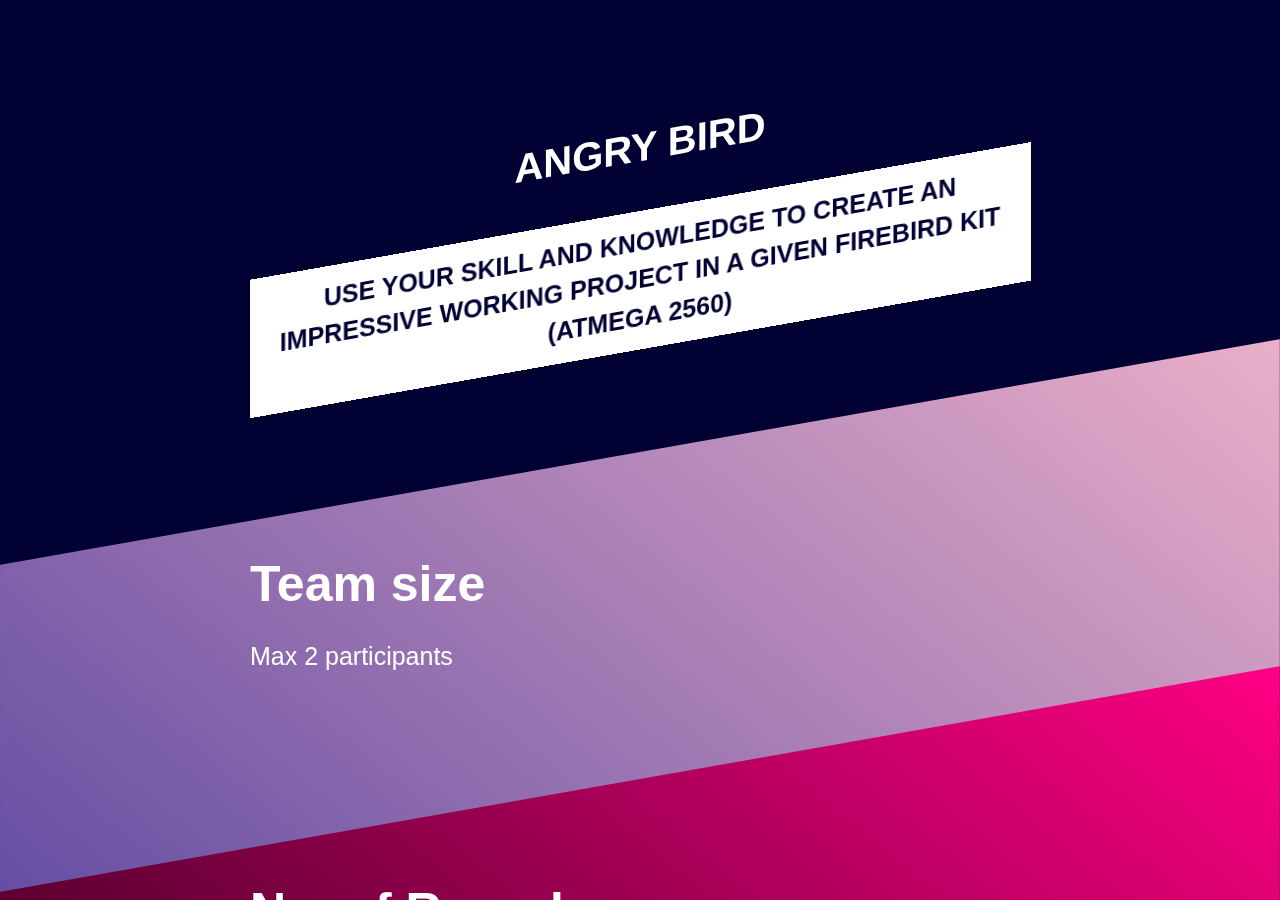
<file: angrybird.html>
<!DOCTYPE html>
<!-- saved from url=(0049)file:///C:/Users/admin/Desktop/Event/codemet.html -->
<html lang="en" class="pc chrome80 js js js js js js js js"><head><meta http-equiv="Content-Type" content="text/html; charset=UTF-8"><link type="text/css" id="dark-mode" rel="stylesheet" href="./angrybird_files/yLyrmyg"><style type="text/css" id="dark-mode-custom-style"></style><!--<![endif]-->

<meta name="viewport" content="width=device-width, initial-scale=1">

<title>TechQuest 2020 | Angry Bird</title>
<link rel="shortcut icon" type="image/x-icon" href="assets/icons/favicon.png">

<link rel="stylesheet" media="screen" href="./angrybird_files/fullpage-4de243a40619a967c0bf13b95e1ac6f8de89d943b7fc8710de33f681fe287604.css">
<link rel="stylesheet" media="all" href="./angrybird_files/global-d130fb04d2af4193d8c01840fb74c14beb195c5eb6cbd4e67120cf81bba58222.css">
<link rel="stylesheet" media="screen" href="./angrybird_files/everypage-c53e7976.css">
<link rel="stylesheet" media="all" href="./angrybird_files/page-90ffcf2e06e3091b5ec749285910ffb7477ea44759de6d046dde8a6de98ffa8a.css">
<link rel="stylesheet" media="all" href="./angrybird_files/editor-4e0e064ab135c8f19d84aaf85bdb9d8d40c2052bb7f0a4e4674e29c58d26bee2.css">
<link href="./angrybird_files/css(1)" rel="stylesheet">




<script>/* Firefox needs this to prevent FOUC. Wow. */</script>
</head>
<body class="fullpage logged-out sidebar-false">
<!-- <header id="main-header" class="main-header">
	<ul>
		<li>Home</li>
	</ul>
</header> -->


<div id="result-iframe-wrap" role="main">
<iframe id="result" src="./angrybird_files/yLyrmyg.html" sandbox="allow-forms allow-modals allow-pointer-lock allow-popups allow-presentation allow-same-origin allow-scripts" allow="accelerometer; ambient-light-sensor; camera; encrypted-media; geolocation; gyroscope; microphone; midi; payment; vr" allowtransparency="true" allowpaymentrequest="true" allowfullscreen="true" class="result-iframe"></iframe>
</div>



<!-- <input type="hidden" id="init-data" value="{&quot;__browser&quot;:{&quot;device&quot;:&quot;unknown&quot;,&quot;mobile&quot;:null,&quot;name&quot;:&quot;chrome&quot;,&quot;platform&quot;:&quot;pc&quot;,&quot;version&quot;:&quot;80&quot;},&quot;__analytics&quot;:{&quot;controllerActionName&quot;:&quot;show_secure_full_page&quot;,&quot;controllerName&quot;:&quot;fullpage&quot;,&quot;enabled&quot;:true},&quot;__remote_addr&quot;:&quot;103.207.1.85&quot;,&quot;__CPDATA&quot;:{&quot;domain_iframe&quot;:&quot;https://cdpn.io&quot;,&quot;host&quot;:&quot;codepen.io&quot;,&quot;iframe_allow&quot;:&quot;accelerometer; ambient-light-sensor; camera; encrypted-media; geolocation; gyroscope; microphone; midi; payment; vr&quot;,&quot;iframe_sandbox&quot;:&quot;allow-forms allow-modals allow-pointer-lock allow-popups allow-presentation allow-same-origin allow-scripts&quot;},&quot;__env&quot;:&quot;production&quot;,&quot;__turnOffJS&quot;:false,&quot;__constants&quot;:{&quot;grid_iframe_sandbox_attributes&quot;:&quot;allow-scripts allow-pointer-lock allow-same-origin&quot;},&quot;__svg_sprite&quot;:&quot;/svg_sprite?v=8885a907&quot;,&quot;__user&quot;:{&quot;anon&quot;:true,&quot;base_url&quot;:&quot;/anon/&quot;,&quot;current_team_id&quot;:0,&quot;current_team_hashid&quot;:&quot;YdEzGn&quot;,&quot;hashid&quot;:&quot;VoDkNZ&quot;,&quot;id&quot;:1,&quot;itemType&quot;:&quot;user&quot;,&quot;name&quot;:&quot;Captain Anonymous&quot;,&quot;owner_id&quot;:&quot;VoDkNZYdEzGn&quot;,&quot;paid&quot;:false,&quot;tier&quot;:0,&quot;username&quot;:&quot;anon&quot;},&quot;__firestore&quot;:{&quot;config&quot;:{&quot;apiKey&quot;:&quot;AIzaSyBgLAe7N_MdFpuVofMkcQLGwwhUu5tuxls&quot;,&quot;authDomain&quot;:&quot;codepen-store-production.firebaseapp.com&quot;,&quot;databaseURL&quot;:&quot;https://codepen-store-production.firebaseio.com&quot;,&quot;disabled&quot;:false,&quot;projectId&quot;:&quot;codepen-store-production&quot;},&quot;token&quot;:&quot;eyJhbGciOiJSUzI1NiJ9.[base64].[base64]&quot;},&quot;__graphql&quot;:{&quot;data&quot;:{&quot;sessionUser&quot;:{&quot;id&quot;:&quot;VoDkNZ&quot;,&quot;name&quot;:&quot;Captain Anonymous&quot;,&quot;avatar80&quot;:&quot;https://static.codepen.io/assets/avatars/user-avatar-80x80-bdcd44a3bfb9a5fd01eb8b86f9e033fa1a9897c3a15b33adfc2649a002dab1b6.png&quot;,&quot;avatar512&quot;:&quot;https://static.codepen.io/assets/avatars/user-avatar-512x512-6e240cf350d2f1cc07c2bed234c3a3bb5f1b237023c204c782622e80d6b212ba.png&quot;,&quot;canCreatePosts&quot;:false,&quot;currentContext&quot;:{&quot;id&quot;:&quot;VoDkNZ&quot;,&quot;baseUrl&quot;:&quot;/anon&quot;,&quot;title&quot;:&quot;Captain Anonymous&quot;,&quot;name&quot;:&quot;Captain Anonymous&quot;,&quot;avatar80&quot;:&quot;https://static.codepen.io/assets/avatars/user-avatar-80x80-bdcd44a3bfb9a5fd01eb8b86f9e033fa1a9897c3a15b33adfc2649a002dab1b6.png&quot;,&quot;avatar512&quot;:&quot;https://static.codepen.io/assets/avatars/user-avatar-512x512-6e240cf350d2f1cc07c2bed234c3a3bb5f1b237023c204c782622e80d6b212ba.png&quot;,&quot;username&quot;:&quot;anon&quot;,&quot;contextType&quot;:&quot;USER&quot;,&quot;projectLimitations&quot;:{&quot;projects&quot;:0,&quot;usedProjects&quot;:0,&quot;__typename&quot;:&quot;ProjectLimitations&quot;},&quot;privateByDefault&quot;:false,&quot;__typename&quot;:&quot;User&quot;},&quot;currentTeamId&quot;:null,&quot;baseUrl&quot;:&quot;/anon&quot;,&quot;username&quot;:&quot;anon&quot;,&quot;admin&quot;:false,&quot;anon&quot;:true,&quot;pro&quot;:false,&quot;verified&quot;:true,&quot;teams&quot;:[],&quot;permissions&quot;:{&quot;canCreatePrivate&quot;:false,&quot;canUploadAssets&quot;:false,&quot;__typename&quot;:&quot;UserPermissions&quot;},&quot;__typename&quot;:&quot;User&quot;}}},&quot;__item&quot;:&quot;{\&quot;id\&quot;:42584332,\&quot;hashid\&quot;:\&quot;yLyrmyg\&quot;,\&quot;itemType\&quot;:\&quot;pen\&quot;,\&quot;owner_id\&quot;:\&quot;MvvvRkYdEzGn\&quot;,\&quot;user_id\&quot;:963316,\&quot;slug_hash\&quot;:\&quot;yLyrmyg\&quot;,\&quot;private\&quot;:false,\&quot;slug_hash_private\&quot;:\&quot;1a00ac52a0d9bb71ed55626eeadd42ed\&quot;}&quot;,&quot;__profiled&quot;:{&quot;id&quot;:963316,&quot;hashid&quot;:&quot;MvvvRk&quot;,&quot;name&quot;:&quot;Nils Binder&quot;,&quot;username&quot;:&quot;enbee81&quot;,&quot;type&quot;:&quot;user&quot;,&quot;is_team&quot;:false,&quot;base_url&quot;:&quot;/enbee81&quot;},&quot;__pageType&quot;:&quot;full&quot;}"> -->
<div id="popup-overlay" class="overlay popup-overlay"></div>
<div id="modal-overlay" class="overlay modal-overlay"></div>
<div id="react-popups" class="react-popups"></div>
<script src="./angrybird_files/everypage-19c754874d4e009048eabc63a3891b757cf1497bdf6bd0873bb5d6485bd77bbb.js.download"></script>
<script src="./angrybird_files/vendor-4bcc2355e093d695d9d0.chunk.js.download"></script>
<script src="./angrybird_files/2-236b5c1aff632d8d7d78.chunk.js.download"></script>
<script src="./angrybird_files/everypage-cb7c67e76a8165bce9ce.js.download"></script>
<script src="./angrybird_files/full_page_renderer-27d3bdbb9ada34a55226f1de135d78121d609f3a61849b61c0e341b16cee7a79.js.download"></script>


</body></html>
</file>
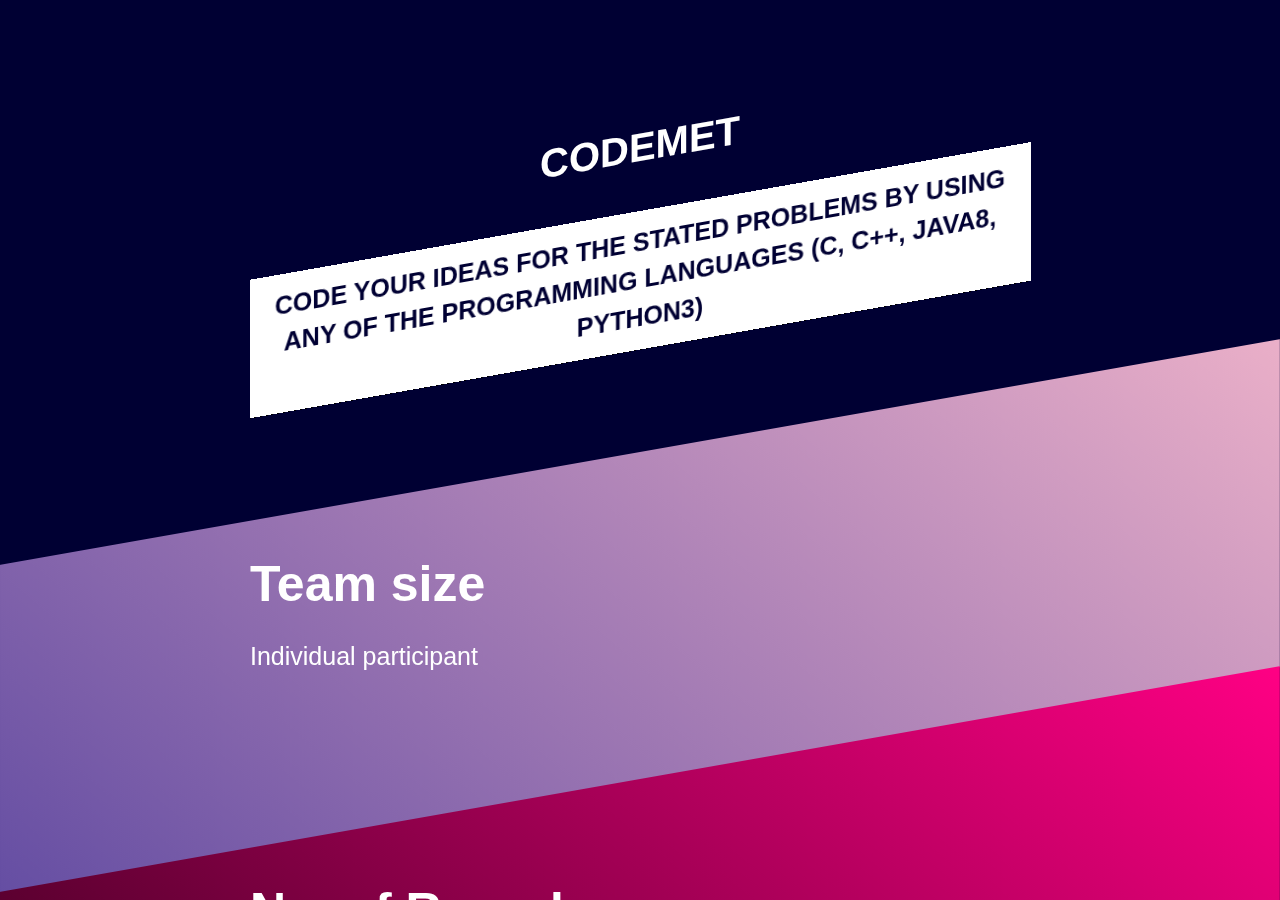
<file: codemet.html>
<!DOCTYPE html>
<!-- saved from url=(0049)file:///C:/Users/admin/Desktop/Event/project.html -->
<html lang="en" class="pc chrome80 js js js js js js"><head><meta http-equiv="Content-Type" content="text/html; charset=UTF-8"><link type="text/css" id="dark-mode" rel="stylesheet" href="./codemet_files/yLyrmyg"><style type="text/css" id="dark-mode-custom-style"></style><!--<![endif]-->

<meta name="viewport" content="width=device-width, initial-scale=1">
<link rel="shortcut icon" type="image/x-icon" href="assets/icons/favicon.png">
<title>TechQuest 2020 | CodeMET</title>
<link rel="stylesheet" media="screen" href="./codemet_files/fullpage-4de243a40619a967c0bf13b95e1ac6f8de89d943b7fc8710de33f681fe287604.css">
<link rel="stylesheet" media="all" href="./codemet_files/global-d130fb04d2af4193d8c01840fb74c14beb195c5eb6cbd4e67120cf81bba58222.css">
<link rel="stylesheet" media="screen" href="./codemet_files/everypage-c53e7976.css">
<link rel="stylesheet" media="all" href="./codemet_files/page-90ffcf2e06e3091b5ec749285910ffb7477ea44759de6d046dde8a6de98ffa8a.css">
<link rel="stylesheet" media="all" href="./codemet_files/editor-4e0e064ab135c8f19d84aaf85bdb9d8d40c2052bb7f0a4e4674e29c58d26bee2.css">
<link href="./codemet_files/css(1)" rel="stylesheet">

<script>/* Firefox needs this to prevent FOUC. Wow. */</script>
</head>
<body class="fullpage logged-out sidebar-false">
<!-- <header id="main-header" class="main-header">
	<ul>
		<li>Home</li>
	</ul>
</header> -->

<div id="result-iframe-wrap" role="main">
<iframe id="result" src="./codemet_files/yLyrmyg.html" sandbox="allow-forms allow-modals allow-pointer-lock allow-popups allow-presentation allow-same-origin allow-scripts" allow="accelerometer; ambient-light-sensor; camera; encrypted-media; geolocation; gyroscope; microphone; midi; payment; vr" allowtransparency="true" allowpaymentrequest="true" allowfullscreen="true" class="result-iframe"></iframe>
</div>



<!-- <input type="hidden" id="init-data" value="{&quot;__browser&quot;:{&quot;device&quot;:&quot;unknown&quot;,&quot;mobile&quot;:null,&quot;name&quot;:&quot;chrome&quot;,&quot;platform&quot;:&quot;pc&quot;,&quot;version&quot;:&quot;80&quot;},&quot;__analytics&quot;:{&quot;controllerActionName&quot;:&quot;show_secure_full_page&quot;,&quot;controllerName&quot;:&quot;fullpage&quot;,&quot;enabled&quot;:true},&quot;__remote_addr&quot;:&quot;103.207.1.85&quot;,&quot;__CPDATA&quot;:{&quot;domain_iframe&quot;:&quot;https://cdpn.io&quot;,&quot;host&quot;:&quot;codepen.io&quot;,&quot;iframe_allow&quot;:&quot;accelerometer; ambient-light-sensor; camera; encrypted-media; geolocation; gyroscope; microphone; midi; payment; vr&quot;,&quot;iframe_sandbox&quot;:&quot;allow-forms allow-modals allow-pointer-lock allow-popups allow-presentation allow-same-origin allow-scripts&quot;},&quot;__env&quot;:&quot;production&quot;,&quot;__turnOffJS&quot;:false,&quot;__constants&quot;:{&quot;grid_iframe_sandbox_attributes&quot;:&quot;allow-scripts allow-pointer-lock allow-same-origin&quot;},&quot;__svg_sprite&quot;:&quot;/svg_sprite?v=8885a907&quot;,&quot;__user&quot;:{&quot;anon&quot;:true,&quot;base_url&quot;:&quot;/anon/&quot;,&quot;current_team_id&quot;:0,&quot;current_team_hashid&quot;:&quot;YdEzGn&quot;,&quot;hashid&quot;:&quot;VoDkNZ&quot;,&quot;id&quot;:1,&quot;itemType&quot;:&quot;user&quot;,&quot;name&quot;:&quot;Captain Anonymous&quot;,&quot;owner_id&quot;:&quot;VoDkNZYdEzGn&quot;,&quot;paid&quot;:false,&quot;tier&quot;:0,&quot;username&quot;:&quot;anon&quot;},&quot;__firestore&quot;:{&quot;config&quot;:{&quot;apiKey&quot;:&quot;AIzaSyBgLAe7N_MdFpuVofMkcQLGwwhUu5tuxls&quot;,&quot;authDomain&quot;:&quot;codepen-store-production.firebaseapp.com&quot;,&quot;databaseURL&quot;:&quot;https://codepen-store-production.firebaseio.com&quot;,&quot;disabled&quot;:false,&quot;projectId&quot;:&quot;codepen-store-production&quot;},&quot;token&quot;:&quot;eyJhbGciOiJSUzI1NiJ9.[base64].[base64]&quot;},&quot;__graphql&quot;:{&quot;data&quot;:{&quot;sessionUser&quot;:{&quot;id&quot;:&quot;VoDkNZ&quot;,&quot;name&quot;:&quot;Captain Anonymous&quot;,&quot;avatar80&quot;:&quot;https://static.codepen.io/assets/avatars/user-avatar-80x80-bdcd44a3bfb9a5fd01eb8b86f9e033fa1a9897c3a15b33adfc2649a002dab1b6.png&quot;,&quot;avatar512&quot;:&quot;https://static.codepen.io/assets/avatars/user-avatar-512x512-6e240cf350d2f1cc07c2bed234c3a3bb5f1b237023c204c782622e80d6b212ba.png&quot;,&quot;canCreatePosts&quot;:false,&quot;currentContext&quot;:{&quot;id&quot;:&quot;VoDkNZ&quot;,&quot;baseUrl&quot;:&quot;/anon&quot;,&quot;title&quot;:&quot;Captain Anonymous&quot;,&quot;name&quot;:&quot;Captain Anonymous&quot;,&quot;avatar80&quot;:&quot;https://static.codepen.io/assets/avatars/user-avatar-80x80-bdcd44a3bfb9a5fd01eb8b86f9e033fa1a9897c3a15b33adfc2649a002dab1b6.png&quot;,&quot;avatar512&quot;:&quot;https://static.codepen.io/assets/avatars/user-avatar-512x512-6e240cf350d2f1cc07c2bed234c3a3bb5f1b237023c204c782622e80d6b212ba.png&quot;,&quot;username&quot;:&quot;anon&quot;,&quot;contextType&quot;:&quot;USER&quot;,&quot;projectLimitations&quot;:{&quot;projects&quot;:0,&quot;usedProjects&quot;:0,&quot;__typename&quot;:&quot;ProjectLimitations&quot;},&quot;privateByDefault&quot;:false,&quot;__typename&quot;:&quot;User&quot;},&quot;currentTeamId&quot;:null,&quot;baseUrl&quot;:&quot;/anon&quot;,&quot;username&quot;:&quot;anon&quot;,&quot;admin&quot;:false,&quot;anon&quot;:true,&quot;pro&quot;:false,&quot;verified&quot;:true,&quot;teams&quot;:[],&quot;permissions&quot;:{&quot;canCreatePrivate&quot;:false,&quot;canUploadAssets&quot;:false,&quot;__typename&quot;:&quot;UserPermissions&quot;},&quot;__typename&quot;:&quot;User&quot;}}},&quot;__item&quot;:&quot;{\&quot;id\&quot;:42584332,\&quot;hashid\&quot;:\&quot;yLyrmyg\&quot;,\&quot;itemType\&quot;:\&quot;pen\&quot;,\&quot;owner_id\&quot;:\&quot;MvvvRkYdEzGn\&quot;,\&quot;user_id\&quot;:963316,\&quot;slug_hash\&quot;:\&quot;yLyrmyg\&quot;,\&quot;private\&quot;:false,\&quot;slug_hash_private\&quot;:\&quot;1a00ac52a0d9bb71ed55626eeadd42ed\&quot;}&quot;,&quot;__profiled&quot;:{&quot;id&quot;:963316,&quot;hashid&quot;:&quot;MvvvRk&quot;,&quot;name&quot;:&quot;Nils Binder&quot;,&quot;username&quot;:&quot;enbee81&quot;,&quot;type&quot;:&quot;user&quot;,&quot;is_team&quot;:false,&quot;base_url&quot;:&quot;/enbee81&quot;},&quot;__pageType&quot;:&quot;full&quot;}"> -->
<div id="popup-overlay" class="overlay popup-overlay"></div>
<div id="modal-overlay" class="overlay modal-overlay"></div>
<div id="react-popups" class="react-popups"></div>
<script src="./codemet_files/everypage-19c754874d4e009048eabc63a3891b757cf1497bdf6bd0873bb5d6485bd77bbb.js.download"></script>
<script src="./codemet_files/vendor-4bcc2355e093d695d9d0.chunk.js.download"></script>
<script src="./codemet_files/2-236b5c1aff632d8d7d78.chunk.js.download"></script>
<script src="./codemet_files/everypage-cb7c67e76a8165bce9ce.js.download"></script>
<script src="./codemet_files/full_page_renderer-27d3bdbb9ada34a55226f1de135d78121d609f3a61849b61c0e341b16cee7a79.js.download"></script>


</body></html>
</file>
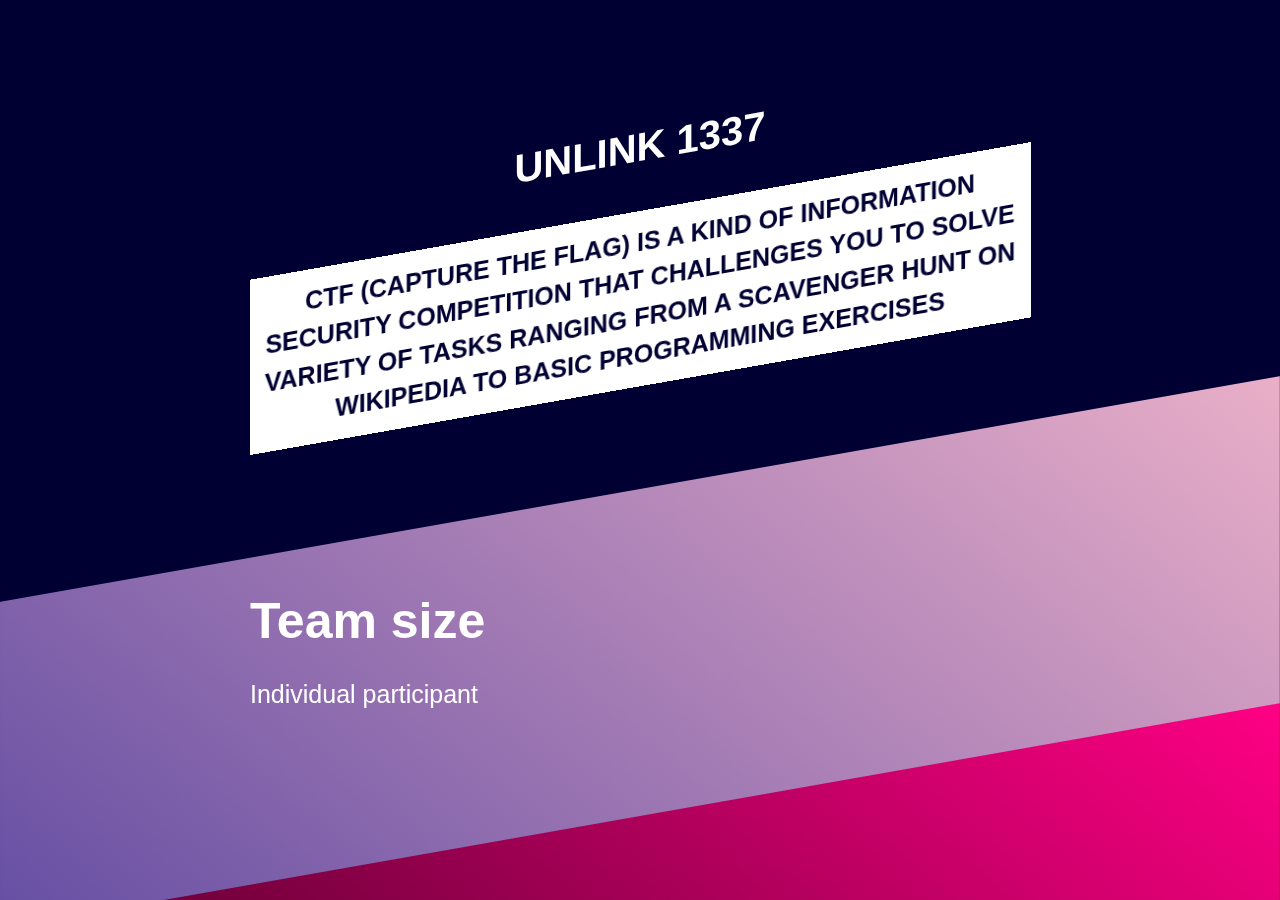
<file: ctf.html>
<!DOCTYPE html>
<!-- saved from url=(0049)file:///C:/Users/admin/Desktop/Event/project.html -->
<html lang="en" class="pc chrome80 js js js js js js"><head><meta http-equiv="Content-Type" content="text/html; charset=UTF-8"><link type="text/css" id="dark-mode" rel="stylesheet" href="./ctf_files/yLyrmyg"><style type="text/css" id="dark-mode-custom-style"></style><!--<![endif]-->

<meta name="viewport" content="width=device-width, initial-scale=1">

<link rel="shortcut icon" type="image/x-icon" href="assets/icons/favicon.png">
<title>TechQuest 2020 | Unlink 1337</title>
<link rel="stylesheet" media="screen" href="./ctf_files/fullpage-4de243a40619a967c0bf13b95e1ac6f8de89d943b7fc8710de33f681fe287604.css">
<link rel="stylesheet" media="all" href="./ctf_files/global-d130fb04d2af4193d8c01840fb74c14beb195c5eb6cbd4e67120cf81bba58222.css">
<link rel="stylesheet" media="screen" href="./ctf_files/everypage-c53e7976.css">
<link rel="stylesheet" media="all" href="./ctf_files/page-90ffcf2e06e3091b5ec749285910ffb7477ea44759de6d046dde8a6de98ffa8a.css">
<link rel="stylesheet" media="all" href="./ctf_files/editor-4e0e064ab135c8f19d84aaf85bdb9d8d40c2052bb7f0a4e4674e29c58d26bee2.css">
<link href="./ctf_files/css(1)" rel="stylesheet">

<script>/* Firefox needs this to prevent FOUC. Wow. */</script>
</head>
<body class="fullpage logged-out sidebar-false">
<!-- <header id="main-header" class="main-header">
	<ul>
		<li>Home</li>
	</ul>
</header> -->

<div id="result-iframe-wrap" role="main">
<iframe id="result" src="./ctf_files/yLyrmyg.html" sandbox="allow-forms allow-modals allow-pointer-lock allow-popups allow-presentation allow-same-origin allow-scripts" allow="accelerometer; ambient-light-sensor; camera; encrypted-media; geolocation; gyroscope; microphone; midi; payment; vr" allowtransparency="true" allowpaymentrequest="true" allowfullscreen="true" class="result-iframe"></iframe>
</div>



<!-- <input type="hidden" id="init-data" value="{&quot;__browser&quot;:{&quot;device&quot;:&quot;unknown&quot;,&quot;mobile&quot;:null,&quot;name&quot;:&quot;chrome&quot;,&quot;platform&quot;:&quot;pc&quot;,&quot;version&quot;:&quot;80&quot;},&quot;__analytics&quot;:{&quot;controllerActionName&quot;:&quot;show_secure_full_page&quot;,&quot;controllerName&quot;:&quot;fullpage&quot;,&quot;enabled&quot;:true},&quot;__remote_addr&quot;:&quot;103.207.1.85&quot;,&quot;__CPDATA&quot;:{&quot;domain_iframe&quot;:&quot;https://cdpn.io&quot;,&quot;host&quot;:&quot;codepen.io&quot;,&quot;iframe_allow&quot;:&quot;accelerometer; ambient-light-sensor; camera; encrypted-media; geolocation; gyroscope; microphone; midi; payment; vr&quot;,&quot;iframe_sandbox&quot;:&quot;allow-forms allow-modals allow-pointer-lock allow-popups allow-presentation allow-same-origin allow-scripts&quot;},&quot;__env&quot;:&quot;production&quot;,&quot;__turnOffJS&quot;:false,&quot;__constants&quot;:{&quot;grid_iframe_sandbox_attributes&quot;:&quot;allow-scripts allow-pointer-lock allow-same-origin&quot;},&quot;__svg_sprite&quot;:&quot;/svg_sprite?v=8885a907&quot;,&quot;__user&quot;:{&quot;anon&quot;:true,&quot;base_url&quot;:&quot;/anon/&quot;,&quot;current_team_id&quot;:0,&quot;current_team_hashid&quot;:&quot;YdEzGn&quot;,&quot;hashid&quot;:&quot;VoDkNZ&quot;,&quot;id&quot;:1,&quot;itemType&quot;:&quot;user&quot;,&quot;name&quot;:&quot;Captain Anonymous&quot;,&quot;owner_id&quot;:&quot;VoDkNZYdEzGn&quot;,&quot;paid&quot;:false,&quot;tier&quot;:0,&quot;username&quot;:&quot;anon&quot;},&quot;__firestore&quot;:{&quot;config&quot;:{&quot;apiKey&quot;:&quot;AIzaSyBgLAe7N_MdFpuVofMkcQLGwwhUu5tuxls&quot;,&quot;authDomain&quot;:&quot;codepen-store-production.firebaseapp.com&quot;,&quot;databaseURL&quot;:&quot;https://codepen-store-production.firebaseio.com&quot;,&quot;disabled&quot;:false,&quot;projectId&quot;:&quot;codepen-store-production&quot;},&quot;token&quot;:&quot;eyJhbGciOiJSUzI1NiJ9.[base64].[base64]&quot;},&quot;__graphql&quot;:{&quot;data&quot;:{&quot;sessionUser&quot;:{&quot;id&quot;:&quot;VoDkNZ&quot;,&quot;name&quot;:&quot;Captain Anonymous&quot;,&quot;avatar80&quot;:&quot;https://static.codepen.io/assets/avatars/user-avatar-80x80-bdcd44a3bfb9a5fd01eb8b86f9e033fa1a9897c3a15b33adfc2649a002dab1b6.png&quot;,&quot;avatar512&quot;:&quot;https://static.codepen.io/assets/avatars/user-avatar-512x512-6e240cf350d2f1cc07c2bed234c3a3bb5f1b237023c204c782622e80d6b212ba.png&quot;,&quot;canCreatePosts&quot;:false,&quot;currentContext&quot;:{&quot;id&quot;:&quot;VoDkNZ&quot;,&quot;baseUrl&quot;:&quot;/anon&quot;,&quot;title&quot;:&quot;Captain Anonymous&quot;,&quot;name&quot;:&quot;Captain Anonymous&quot;,&quot;avatar80&quot;:&quot;https://static.codepen.io/assets/avatars/user-avatar-80x80-bdcd44a3bfb9a5fd01eb8b86f9e033fa1a9897c3a15b33adfc2649a002dab1b6.png&quot;,&quot;avatar512&quot;:&quot;https://static.codepen.io/assets/avatars/user-avatar-512x512-6e240cf350d2f1cc07c2bed234c3a3bb5f1b237023c204c782622e80d6b212ba.png&quot;,&quot;username&quot;:&quot;anon&quot;,&quot;contextType&quot;:&quot;USER&quot;,&quot;projectLimitations&quot;:{&quot;projects&quot;:0,&quot;usedProjects&quot;:0,&quot;__typename&quot;:&quot;ProjectLimitations&quot;},&quot;privateByDefault&quot;:false,&quot;__typename&quot;:&quot;User&quot;},&quot;currentTeamId&quot;:null,&quot;baseUrl&quot;:&quot;/anon&quot;,&quot;username&quot;:&quot;anon&quot;,&quot;admin&quot;:false,&quot;anon&quot;:true,&quot;pro&quot;:false,&quot;verified&quot;:true,&quot;teams&quot;:[],&quot;permissions&quot;:{&quot;canCreatePrivate&quot;:false,&quot;canUploadAssets&quot;:false,&quot;__typename&quot;:&quot;UserPermissions&quot;},&quot;__typename&quot;:&quot;User&quot;}}},&quot;__item&quot;:&quot;{\&quot;id\&quot;:42584332,\&quot;hashid\&quot;:\&quot;yLyrmyg\&quot;,\&quot;itemType\&quot;:\&quot;pen\&quot;,\&quot;owner_id\&quot;:\&quot;MvvvRkYdEzGn\&quot;,\&quot;user_id\&quot;:963316,\&quot;slug_hash\&quot;:\&quot;yLyrmyg\&quot;,\&quot;private\&quot;:false,\&quot;slug_hash_private\&quot;:\&quot;1a00ac52a0d9bb71ed55626eeadd42ed\&quot;}&quot;,&quot;__profiled&quot;:{&quot;id&quot;:963316,&quot;hashid&quot;:&quot;MvvvRk&quot;,&quot;name&quot;:&quot;Nils Binder&quot;,&quot;username&quot;:&quot;enbee81&quot;,&quot;type&quot;:&quot;user&quot;,&quot;is_team&quot;:false,&quot;base_url&quot;:&quot;/enbee81&quot;},&quot;__pageType&quot;:&quot;full&quot;}"> -->
<div id="popup-overlay" class="overlay popup-overlay"></div>
<div id="modal-overlay" class="overlay modal-overlay"></div>
<div id="react-popups" class="react-popups"></div>
<script src="./ctf_files/everypage-19c754874d4e009048eabc63a3891b757cf1497bdf6bd0873bb5d6485bd77bbb.js.download"></script>
<script src="./ctf_files/vendor-4bcc2355e093d695d9d0.chunk.js.download"></script>
<script src="./ctf_files/2-236b5c1aff632d8d7d78.chunk.js.download"></script>
<script src="./ctf_files/everypage-cb7c67e76a8165bce9ce.js.download"></script>
<script src="./ctf_files/full_page_renderer-27d3bdbb9ada34a55226f1de135d78121d609f3a61849b61c0e341b16cee7a79.js.download"></script>


</body></html>
</file>
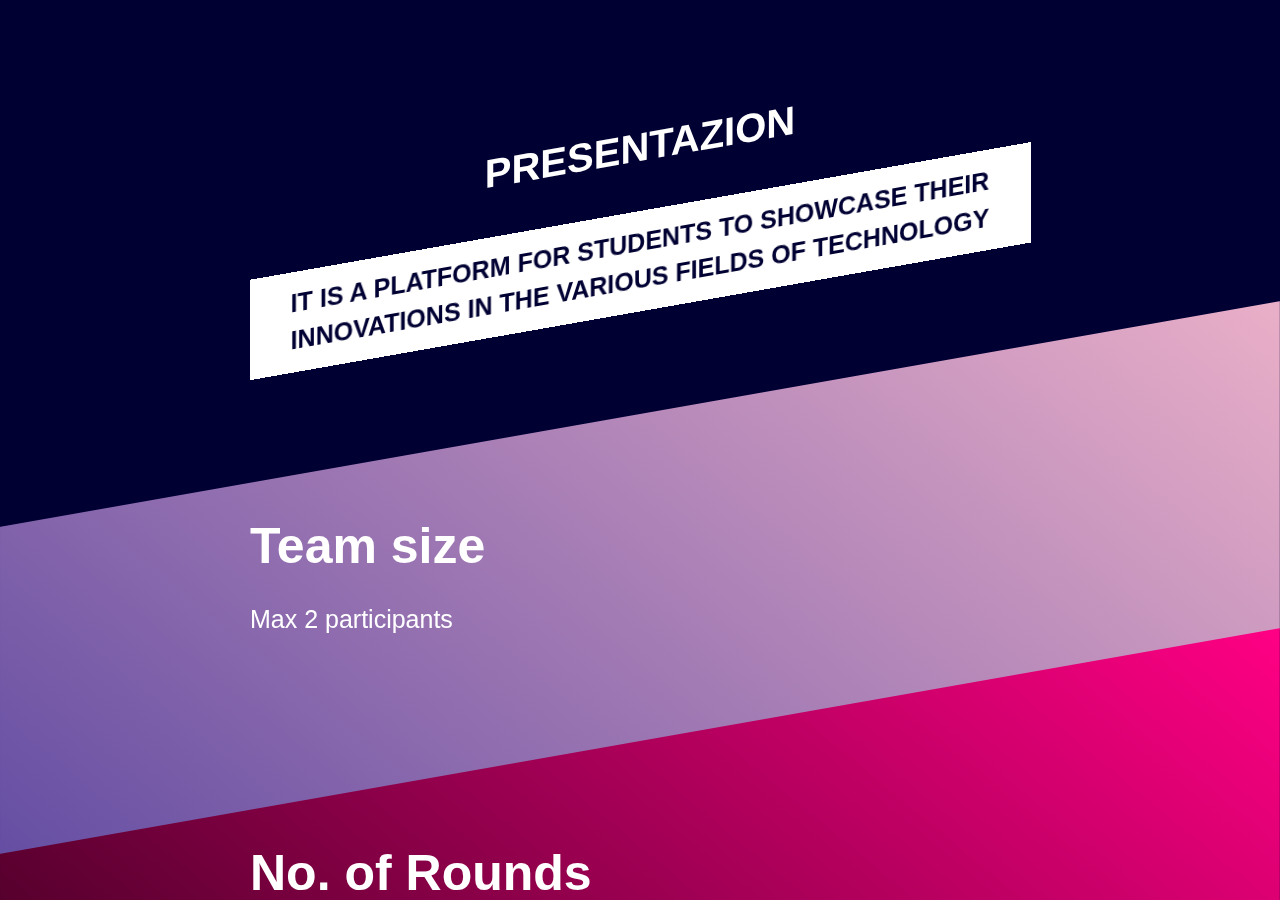
<file: ppt.html>
<!DOCTYPE html>

<html lang="en" class="pc chrome80 js js"><link type="text/css" id="dark-mode" rel="stylesheet" href="https://codepen.io/enbee81/full/yLyrmyg">
<style type="text/css" id="dark-mode-custom-style"></style><!--<![endif]--><head><meta http-equiv="Content-Type" content="text/html; charset=UTF-8">

<meta name="viewport" content="width=device-width, initial-scale=1">
<title>TechQuest 2020 | Presentazion</title>
<link rel="shortcut icon" type="image/x-icon" href="assets/icons/favicon.png">
<link rel="stylesheet" media="screen" href="./ppt_files/fullpage-4de243a40619a967c0bf13b95e1ac6f8de89d943b7fc8710de33f681fe287604.css">
<link rel="stylesheet" media="all" href="./ppt_files/global-d130fb04d2af4193d8c01840fb74c14beb195c5eb6cbd4e67120cf81bba58222.css">
<link rel="stylesheet" media="screen" href="./ppt_files/everypage-c53e7976.css">
<link rel="stylesheet" media="all" href="./ppt_files/page-90ffcf2e06e3091b5ec749285910ffb7477ea44759de6d046dde8a6de98ffa8a.css">
<link rel="stylesheet" media="all" href="./ppt_files/editor-4e0e064ab135c8f19d84aaf85bdb9d8d40c2052bb7f0a4e4674e29c58d26bee2.css">
<link href="./ppt_files/css(1)" rel="stylesheet">
<script>/* Firefox needs this to prevent FOUC. Wow. */</script>
</head>
<body class="fullpage logged-out sidebar-false">
<!-- <header id="main-header" class="main-header">
	<ul>
		<li>Home</li>
	</ul>
</header> -->

<div id="result-iframe-wrap" role="main">
<iframe id="result" src="./ppt_files/yLyrmyg.html" sandbox="allow-forms allow-modals allow-pointer-lock allow-popups allow-presentation allow-same-origin allow-scripts" allow="accelerometer; ambient-light-sensor; camera; encrypted-media; geolocation; gyroscope; microphone; midi; payment; vr" allowtransparency="true" allowpaymentrequest="true" allowfullscreen="true" class="result-iframe"></iframe>
</div>



<!-- <input type="hidden" id="init-data" value="{&quot;__browser&quot;:{&quot;device&quot;:&quot;unknown&quot;,&quot;mobile&quot;:null,&quot;name&quot;:&quot;chrome&quot;,&quot;platform&quot;:&quot;pc&quot;,&quot;version&quot;:&quot;80&quot;},&quot;__analytics&quot;:{&quot;controllerActionName&quot;:&quot;show_secure_full_page&quot;,&quot;controllerName&quot;:&quot;fullpage&quot;,&quot;enabled&quot;:true},&quot;__remote_addr&quot;:&quot;103.207.1.85&quot;,&quot;__CPDATA&quot;:{&quot;domain_iframe&quot;:&quot;https://cdpn.io&quot;,&quot;host&quot;:&quot;codepen.io&quot;,&quot;iframe_allow&quot;:&quot;accelerometer; ambient-light-sensor; camera; encrypted-media; geolocation; gyroscope; microphone; midi; payment; vr&quot;,&quot;iframe_sandbox&quot;:&quot;allow-forms allow-modals allow-pointer-lock allow-popups allow-presentation allow-same-origin allow-scripts&quot;},&quot;__env&quot;:&quot;production&quot;,&quot;__turnOffJS&quot;:false,&quot;__constants&quot;:{&quot;grid_iframe_sandbox_attributes&quot;:&quot;allow-scripts allow-pointer-lock allow-same-origin&quot;},&quot;__svg_sprite&quot;:&quot;/svg_sprite?v=8885a907&quot;,&quot;__user&quot;:{&quot;anon&quot;:true,&quot;base_url&quot;:&quot;/anon/&quot;,&quot;current_team_id&quot;:0,&quot;current_team_hashid&quot;:&quot;YdEzGn&quot;,&quot;hashid&quot;:&quot;VoDkNZ&quot;,&quot;id&quot;:1,&quot;itemType&quot;:&quot;user&quot;,&quot;name&quot;:&quot;Captain Anonymous&quot;,&quot;owner_id&quot;:&quot;VoDkNZYdEzGn&quot;,&quot;paid&quot;:false,&quot;tier&quot;:0,&quot;username&quot;:&quot;anon&quot;},&quot;__firestore&quot;:{&quot;config&quot;:{&quot;apiKey&quot;:&quot;AIzaSyBgLAe7N_MdFpuVofMkcQLGwwhUu5tuxls&quot;,&quot;authDomain&quot;:&quot;codepen-store-production.firebaseapp.com&quot;,&quot;databaseURL&quot;:&quot;https://codepen-store-production.firebaseio.com&quot;,&quot;disabled&quot;:false,&quot;projectId&quot;:&quot;codepen-store-production&quot;},&quot;token&quot;:&quot;eyJhbGciOiJSUzI1NiJ9.[base64].[base64]&quot;},&quot;__graphql&quot;:{&quot;data&quot;:{&quot;sessionUser&quot;:{&quot;id&quot;:&quot;VoDkNZ&quot;,&quot;name&quot;:&quot;Captain Anonymous&quot;,&quot;avatar80&quot;:&quot;https://static.codepen.io/assets/avatars/user-avatar-80x80-bdcd44a3bfb9a5fd01eb8b86f9e033fa1a9897c3a15b33adfc2649a002dab1b6.png&quot;,&quot;avatar512&quot;:&quot;https://static.codepen.io/assets/avatars/user-avatar-512x512-6e240cf350d2f1cc07c2bed234c3a3bb5f1b237023c204c782622e80d6b212ba.png&quot;,&quot;canCreatePosts&quot;:false,&quot;currentContext&quot;:{&quot;id&quot;:&quot;VoDkNZ&quot;,&quot;baseUrl&quot;:&quot;/anon&quot;,&quot;title&quot;:&quot;Captain Anonymous&quot;,&quot;name&quot;:&quot;Captain Anonymous&quot;,&quot;avatar80&quot;:&quot;https://static.codepen.io/assets/avatars/user-avatar-80x80-bdcd44a3bfb9a5fd01eb8b86f9e033fa1a9897c3a15b33adfc2649a002dab1b6.png&quot;,&quot;avatar512&quot;:&quot;https://static.codepen.io/assets/avatars/user-avatar-512x512-6e240cf350d2f1cc07c2bed234c3a3bb5f1b237023c204c782622e80d6b212ba.png&quot;,&quot;username&quot;:&quot;anon&quot;,&quot;contextType&quot;:&quot;USER&quot;,&quot;projectLimitations&quot;:{&quot;projects&quot;:0,&quot;usedProjects&quot;:0,&quot;__typename&quot;:&quot;ProjectLimitations&quot;},&quot;privateByDefault&quot;:false,&quot;__typename&quot;:&quot;User&quot;},&quot;currentTeamId&quot;:null,&quot;baseUrl&quot;:&quot;/anon&quot;,&quot;username&quot;:&quot;anon&quot;,&quot;admin&quot;:false,&quot;anon&quot;:true,&quot;pro&quot;:false,&quot;verified&quot;:true,&quot;teams&quot;:[],&quot;permissions&quot;:{&quot;canCreatePrivate&quot;:false,&quot;canUploadAssets&quot;:false,&quot;__typename&quot;:&quot;UserPermissions&quot;},&quot;__typename&quot;:&quot;User&quot;}}},&quot;__item&quot;:&quot;{\&quot;id\&quot;:42584332,\&quot;hashid\&quot;:\&quot;yLyrmyg\&quot;,\&quot;itemType\&quot;:\&quot;pen\&quot;,\&quot;owner_id\&quot;:\&quot;MvvvRkYdEzGn\&quot;,\&quot;user_id\&quot;:963316,\&quot;slug_hash\&quot;:\&quot;yLyrmyg\&quot;,\&quot;private\&quot;:false,\&quot;slug_hash_private\&quot;:\&quot;1a00ac52a0d9bb71ed55626eeadd42ed\&quot;}&quot;,&quot;__profiled&quot;:{&quot;id&quot;:963316,&quot;hashid&quot;:&quot;MvvvRk&quot;,&quot;name&quot;:&quot;Nils Binder&quot;,&quot;username&quot;:&quot;enbee81&quot;,&quot;type&quot;:&quot;user&quot;,&quot;is_team&quot;:false,&quot;base_url&quot;:&quot;/enbee81&quot;},&quot;__pageType&quot;:&quot;full&quot;}"> -->
<div id="popup-overlay" class="overlay popup-overlay"></div>
<div id="modal-overlay" class="overlay modal-overlay"></div>
<div id="react-popups" class="react-popups"></div>
<script src="./ppt_files/everypage-19c754874d4e009048eabc63a3891b757cf1497bdf6bd0873bb5d6485bd77bbb.js.download"></script>
<script src="./ppt_files/vendor-4bcc2355e093d695d9d0.chunk.js.download"></script>
<script src="./ppt_files/2-236b5c1aff632d8d7d78.chunk.js.download"></script>
<script src="./ppt_files/everypage-cb7c67e76a8165bce9ce.js.download"></script>
<script src="./ppt_files/full_page_renderer-27d3bdbb9ada34a55226f1de135d78121d609f3a61849b61c0e341b16cee7a79.js.download"></script>


</body></html>
</file>
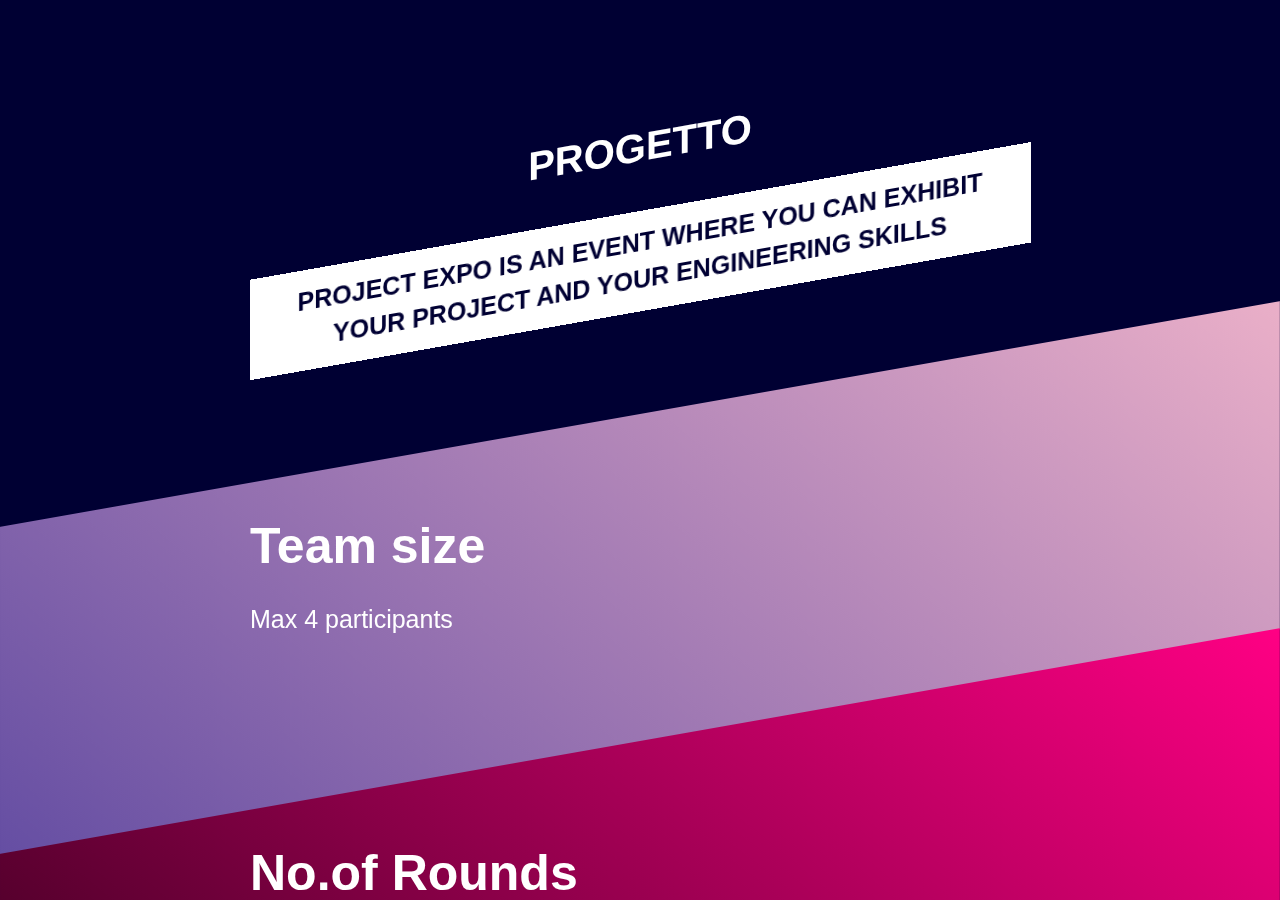
<file: project.html>
<!DOCTYPE html>
<!-- saved from url=(0045)file:///C:/Users/admin/Desktop/Event/ppt.html -->
<html lang="en" class="pc chrome80 js js js js"><head><meta http-equiv="Content-Type" content="text/html; charset=UTF-8"><link type="text/css" id="dark-mode" rel="stylesheet" href="./project_files/yLyrmyg"><style type="text/css" id="dark-mode-custom-style"></style><!--<![endif]-->

<meta name="viewport" content="width=device-width, initial-scale=1">
<title>TechQuest 2020 | Progetto</title>
<link rel="shortcut icon" type="image/x-icon" href="assets/icons/favicon.png">
<link rel="stylesheet" media="screen" href="./project_files/fullpage-4de243a40619a967c0bf13b95e1ac6f8de89d943b7fc8710de33f681fe287604.css">
<link rel="stylesheet" media="all" href="./project_files/global-d130fb04d2af4193d8c01840fb74c14beb195c5eb6cbd4e67120cf81bba58222.css">
<link rel="stylesheet" media="screen" href="./project_files/everypage-c53e7976.css">
<link rel="stylesheet" media="all" href="./project_files/page-90ffcf2e06e3091b5ec749285910ffb7477ea44759de6d046dde8a6de98ffa8a.css">
<link rel="stylesheet" media="all" href="./project_files/editor-4e0e064ab135c8f19d84aaf85bdb9d8d40c2052bb7f0a4e4674e29c58d26bee2.css">
<link href="./project_files/css(1)" rel="stylesheet">
<script>/* Firefox needs this to prevent FOUC. Wow. */</script>
</head>
<body class="fullpage logged-out sidebar-false">
<!-- <header id="main-header" class="main-header">
	<ul>
		<li>Home</li>
	</ul>
</header> -->

<div class="oldie-header">
<!-- <a href="https://codepen.io/enbee81/pen/yLyrmyg">Edit Pen</a> -->
</div>
<div id="result-iframe-wrap" role="main">
<iframe id="result" src="./project_files/yLyrmyg.html" sandbox="allow-forms allow-modals allow-pointer-lock allow-popups allow-presentation allow-same-origin allow-scripts" allow="accelerometer; ambient-light-sensor; camera; encrypted-media; geolocation; gyroscope; microphone; midi; payment; vr" allowtransparency="true" allowpaymentrequest="true" allowfullscreen="true" class="result-iframe"></iframe>
</div>



<!-- <input type="hidden" id="init-data" value="{&quot;__browser&quot;:{&quot;device&quot;:&quot;unknown&quot;,&quot;mobile&quot;:null,&quot;name&quot;:&quot;chrome&quot;,&quot;platform&quot;:&quot;pc&quot;,&quot;version&quot;:&quot;80&quot;},&quot;__analytics&quot;:{&quot;controllerActionName&quot;:&quot;show_secure_full_page&quot;,&quot;controllerName&quot;:&quot;fullpage&quot;,&quot;enabled&quot;:true},&quot;__remote_addr&quot;:&quot;103.207.1.85&quot;,&quot;__CPDATA&quot;:{&quot;domain_iframe&quot;:&quot;https://cdpn.io&quot;,&quot;host&quot;:&quot;codepen.io&quot;,&quot;iframe_allow&quot;:&quot;accelerometer; ambient-light-sensor; camera; encrypted-media; geolocation; gyroscope; microphone; midi; payment; vr&quot;,&quot;iframe_sandbox&quot;:&quot;allow-forms allow-modals allow-pointer-lock allow-popups allow-presentation allow-same-origin allow-scripts&quot;},&quot;__env&quot;:&quot;production&quot;,&quot;__turnOffJS&quot;:false,&quot;__constants&quot;:{&quot;grid_iframe_sandbox_attributes&quot;:&quot;allow-scripts allow-pointer-lock allow-same-origin&quot;},&quot;__svg_sprite&quot;:&quot;/svg_sprite?v=8885a907&quot;,&quot;__user&quot;:{&quot;anon&quot;:true,&quot;base_url&quot;:&quot;/anon/&quot;,&quot;current_team_id&quot;:0,&quot;current_team_hashid&quot;:&quot;YdEzGn&quot;,&quot;hashid&quot;:&quot;VoDkNZ&quot;,&quot;id&quot;:1,&quot;itemType&quot;:&quot;user&quot;,&quot;name&quot;:&quot;Captain Anonymous&quot;,&quot;owner_id&quot;:&quot;VoDkNZYdEzGn&quot;,&quot;paid&quot;:false,&quot;tier&quot;:0,&quot;username&quot;:&quot;anon&quot;},&quot;__firestore&quot;:{&quot;config&quot;:{&quot;apiKey&quot;:&quot;AIzaSyBgLAe7N_MdFpuVofMkcQLGwwhUu5tuxls&quot;,&quot;authDomain&quot;:&quot;codepen-store-production.firebaseapp.com&quot;,&quot;databaseURL&quot;:&quot;https://codepen-store-production.firebaseio.com&quot;,&quot;disabled&quot;:false,&quot;projectId&quot;:&quot;codepen-store-production&quot;},&quot;token&quot;:&quot;eyJhbGciOiJSUzI1NiJ9.[base64].[base64]&quot;},&quot;__graphql&quot;:{&quot;data&quot;:{&quot;sessionUser&quot;:{&quot;id&quot;:&quot;VoDkNZ&quot;,&quot;name&quot;:&quot;Captain Anonymous&quot;,&quot;avatar80&quot;:&quot;https://static.codepen.io/assets/avatars/user-avatar-80x80-bdcd44a3bfb9a5fd01eb8b86f9e033fa1a9897c3a15b33adfc2649a002dab1b6.png&quot;,&quot;avatar512&quot;:&quot;https://static.codepen.io/assets/avatars/user-avatar-512x512-6e240cf350d2f1cc07c2bed234c3a3bb5f1b237023c204c782622e80d6b212ba.png&quot;,&quot;canCreatePosts&quot;:false,&quot;currentContext&quot;:{&quot;id&quot;:&quot;VoDkNZ&quot;,&quot;baseUrl&quot;:&quot;/anon&quot;,&quot;title&quot;:&quot;Captain Anonymous&quot;,&quot;name&quot;:&quot;Captain Anonymous&quot;,&quot;avatar80&quot;:&quot;https://static.codepen.io/assets/avatars/user-avatar-80x80-bdcd44a3bfb9a5fd01eb8b86f9e033fa1a9897c3a15b33adfc2649a002dab1b6.png&quot;,&quot;avatar512&quot;:&quot;https://static.codepen.io/assets/avatars/user-avatar-512x512-6e240cf350d2f1cc07c2bed234c3a3bb5f1b237023c204c782622e80d6b212ba.png&quot;,&quot;username&quot;:&quot;anon&quot;,&quot;contextType&quot;:&quot;USER&quot;,&quot;projectLimitations&quot;:{&quot;projects&quot;:0,&quot;usedProjects&quot;:0,&quot;__typename&quot;:&quot;ProjectLimitations&quot;},&quot;privateByDefault&quot;:false,&quot;__typename&quot;:&quot;User&quot;},&quot;currentTeamId&quot;:null,&quot;baseUrl&quot;:&quot;/anon&quot;,&quot;username&quot;:&quot;anon&quot;,&quot;admin&quot;:false,&quot;anon&quot;:true,&quot;pro&quot;:false,&quot;verified&quot;:true,&quot;teams&quot;:[],&quot;permissions&quot;:{&quot;canCreatePrivate&quot;:false,&quot;canUploadAssets&quot;:false,&quot;__typename&quot;:&quot;UserPermissions&quot;},&quot;__typename&quot;:&quot;User&quot;}}},&quot;__item&quot;:&quot;{\&quot;id\&quot;:42584332,\&quot;hashid\&quot;:\&quot;yLyrmyg\&quot;,\&quot;itemType\&quot;:\&quot;pen\&quot;,\&quot;owner_id\&quot;:\&quot;MvvvRkYdEzGn\&quot;,\&quot;user_id\&quot;:963316,\&quot;slug_hash\&quot;:\&quot;yLyrmyg\&quot;,\&quot;private\&quot;:false,\&quot;slug_hash_private\&quot;:\&quot;1a00ac52a0d9bb71ed55626eeadd42ed\&quot;}&quot;,&quot;__profiled&quot;:{&quot;id&quot;:963316,&quot;hashid&quot;:&quot;MvvvRk&quot;,&quot;name&quot;:&quot;Nils Binder&quot;,&quot;username&quot;:&quot;enbee81&quot;,&quot;type&quot;:&quot;user&quot;,&quot;is_team&quot;:false,&quot;base_url&quot;:&quot;/enbee81&quot;},&quot;__pageType&quot;:&quot;full&quot;}"> -->
<div id="popup-overlay" class="overlay popup-overlay"></div>
<div id="modal-overlay" class="overlay modal-overlay"></div>
<div id="react-popups" class="react-popups"></div>
<script src="./project_files/everypage-19c754874d4e009048eabc63a3891b757cf1497bdf6bd0873bb5d6485bd77bbb.js.download"></script>
<script src="./project_files/vendor-4bcc2355e093d695d9d0.chunk.js.download"></script>
<script src="./project_files/2-236b5c1aff632d8d7d78.chunk.js.download"></script>
<script src="./project_files/everypage-cb7c67e76a8165bce9ce.js.download"></script>
<script src="./project_files/full_page_renderer-27d3bdbb9ada34a55226f1de135d78121d609f3a61849b61c0e341b16cee7a79.js.download"></script>


</body></html>
</file>
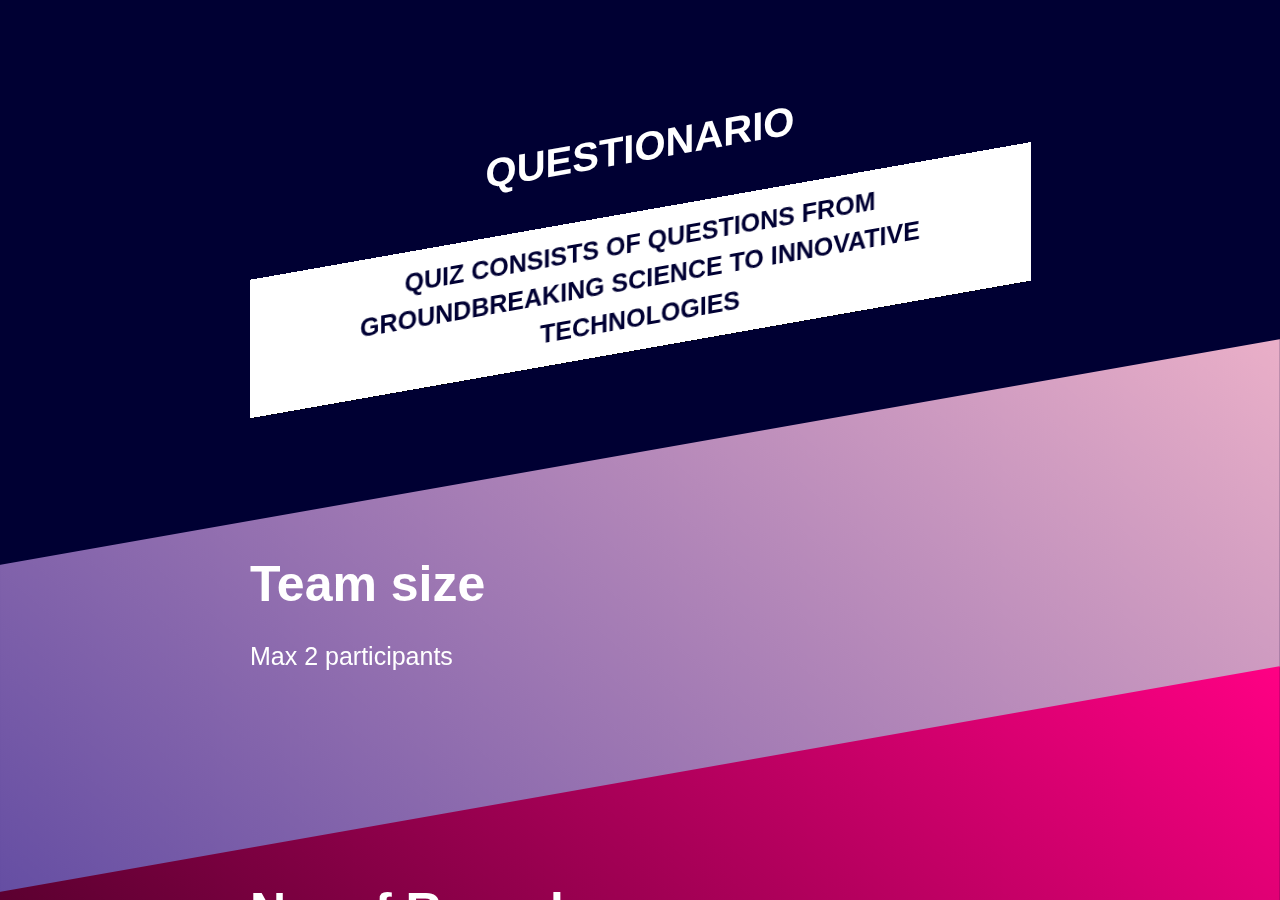
<file: quiz.html>
<!DOCTYPE html>
<!-- saved from url=(0049)file:///C:/Users/admin/Desktop/Event/project.html -->
<html lang="en" class="pc chrome80 js js js js js js"><head><meta http-equiv="Content-Type" content="text/html; charset=UTF-8"><link type="text/css" id="dark-mode" rel="stylesheet" href="./quiz_files/yLyrmyg"><style type="text/css" id="dark-mode-custom-style"></style><!--<![endif]-->

<meta name="viewport" content="width=device-width, initial-scale=1">
<link rel="shortcut icon" type="image/x-icon" href="assets/icons/favicon.png">
<title>TechQuest 2020 | CodeMET</title>
<link rel="stylesheet" media="screen" href="./quiz_files/fullpage-4de243a40619a967c0bf13b95e1ac6f8de89d943b7fc8710de33f681fe287604.css">
<link rel="stylesheet" media="all" href="./quiz_files/global-d130fb04d2af4193d8c01840fb74c14beb195c5eb6cbd4e67120cf81bba58222.css">
<link rel="stylesheet" media="screen" href="./quiz_files/everypage-c53e7976.css">
<link rel="stylesheet" media="all" href="./quiz_files/page-90ffcf2e06e3091b5ec749285910ffb7477ea44759de6d046dde8a6de98ffa8a.css">
<link rel="stylesheet" media="all" href="./quiz_files/editor-4e0e064ab135c8f19d84aaf85bdb9d8d40c2052bb7f0a4e4674e29c58d26bee2.css">
<link href="./quiz_files/css(1)" rel="stylesheet">

<script>/* Firefox needs this to prevent FOUC. Wow. */</script>
</head>
<body class="fullpage logged-out sidebar-false">
<!-- <header id="main-header" class="main-header">
	<ul>
		<li>Home</li>
	</ul>
</header> -->


<div id="result-iframe-wrap" role="main">
<iframe id="result" src="./quiz_files/yLyrmyg.html" sandbox="allow-forms allow-modals allow-pointer-lock allow-popups allow-presentation allow-same-origin allow-scripts" allow="accelerometer; ambient-light-sensor; camera; encrypted-media; geolocation; gyroscope; microphone; midi; payment; vr" allowtransparency="true" allowpaymentrequest="true" allowfullscreen="true" class="result-iframe"></iframe>
</div>



<!-- <input type="hidden" id="init-data" value="{&quot;__browser&quot;:{&quot;device&quot;:&quot;unknown&quot;,&quot;mobile&quot;:null,&quot;name&quot;:&quot;chrome&quot;,&quot;platform&quot;:&quot;pc&quot;,&quot;version&quot;:&quot;80&quot;},&quot;__analytics&quot;:{&quot;controllerActionName&quot;:&quot;show_secure_full_page&quot;,&quot;controllerName&quot;:&quot;fullpage&quot;,&quot;enabled&quot;:true},&quot;__remote_addr&quot;:&quot;103.207.1.85&quot;,&quot;__CPDATA&quot;:{&quot;domain_iframe&quot;:&quot;https://cdpn.io&quot;,&quot;host&quot;:&quot;codepen.io&quot;,&quot;iframe_allow&quot;:&quot;accelerometer; ambient-light-sensor; camera; encrypted-media; geolocation; gyroscope; microphone; midi; payment; vr&quot;,&quot;iframe_sandbox&quot;:&quot;allow-forms allow-modals allow-pointer-lock allow-popups allow-presentation allow-same-origin allow-scripts&quot;},&quot;__env&quot;:&quot;production&quot;,&quot;__turnOffJS&quot;:false,&quot;__constants&quot;:{&quot;grid_iframe_sandbox_attributes&quot;:&quot;allow-scripts allow-pointer-lock allow-same-origin&quot;},&quot;__svg_sprite&quot;:&quot;/svg_sprite?v=8885a907&quot;,&quot;__user&quot;:{&quot;anon&quot;:true,&quot;base_url&quot;:&quot;/anon/&quot;,&quot;current_team_id&quot;:0,&quot;current_team_hashid&quot;:&quot;YdEzGn&quot;,&quot;hashid&quot;:&quot;VoDkNZ&quot;,&quot;id&quot;:1,&quot;itemType&quot;:&quot;user&quot;,&quot;name&quot;:&quot;Captain Anonymous&quot;,&quot;owner_id&quot;:&quot;VoDkNZYdEzGn&quot;,&quot;paid&quot;:false,&quot;tier&quot;:0,&quot;username&quot;:&quot;anon&quot;},&quot;__firestore&quot;:{&quot;config&quot;:{&quot;apiKey&quot;:&quot;AIzaSyBgLAe7N_MdFpuVofMkcQLGwwhUu5tuxls&quot;,&quot;authDomain&quot;:&quot;codepen-store-production.firebaseapp.com&quot;,&quot;databaseURL&quot;:&quot;https://codepen-store-production.firebaseio.com&quot;,&quot;disabled&quot;:false,&quot;projectId&quot;:&quot;codepen-store-production&quot;},&quot;token&quot;:&quot;eyJhbGciOiJSUzI1NiJ9.[base64].[base64]&quot;},&quot;__graphql&quot;:{&quot;data&quot;:{&quot;sessionUser&quot;:{&quot;id&quot;:&quot;VoDkNZ&quot;,&quot;name&quot;:&quot;Captain Anonymous&quot;,&quot;avatar80&quot;:&quot;https://static.codepen.io/assets/avatars/user-avatar-80x80-bdcd44a3bfb9a5fd01eb8b86f9e033fa1a9897c3a15b33adfc2649a002dab1b6.png&quot;,&quot;avatar512&quot;:&quot;https://static.codepen.io/assets/avatars/user-avatar-512x512-6e240cf350d2f1cc07c2bed234c3a3bb5f1b237023c204c782622e80d6b212ba.png&quot;,&quot;canCreatePosts&quot;:false,&quot;currentContext&quot;:{&quot;id&quot;:&quot;VoDkNZ&quot;,&quot;baseUrl&quot;:&quot;/anon&quot;,&quot;title&quot;:&quot;Captain Anonymous&quot;,&quot;name&quot;:&quot;Captain Anonymous&quot;,&quot;avatar80&quot;:&quot;https://static.codepen.io/assets/avatars/user-avatar-80x80-bdcd44a3bfb9a5fd01eb8b86f9e033fa1a9897c3a15b33adfc2649a002dab1b6.png&quot;,&quot;avatar512&quot;:&quot;https://static.codepen.io/assets/avatars/user-avatar-512x512-6e240cf350d2f1cc07c2bed234c3a3bb5f1b237023c204c782622e80d6b212ba.png&quot;,&quot;username&quot;:&quot;anon&quot;,&quot;contextType&quot;:&quot;USER&quot;,&quot;projectLimitations&quot;:{&quot;projects&quot;:0,&quot;usedProjects&quot;:0,&quot;__typename&quot;:&quot;ProjectLimitations&quot;},&quot;privateByDefault&quot;:false,&quot;__typename&quot;:&quot;User&quot;},&quot;currentTeamId&quot;:null,&quot;baseUrl&quot;:&quot;/anon&quot;,&quot;username&quot;:&quot;anon&quot;,&quot;admin&quot;:false,&quot;anon&quot;:true,&quot;pro&quot;:false,&quot;verified&quot;:true,&quot;teams&quot;:[],&quot;permissions&quot;:{&quot;canCreatePrivate&quot;:false,&quot;canUploadAssets&quot;:false,&quot;__typename&quot;:&quot;UserPermissions&quot;},&quot;__typename&quot;:&quot;User&quot;}}},&quot;__item&quot;:&quot;{\&quot;id\&quot;:42584332,\&quot;hashid\&quot;:\&quot;yLyrmyg\&quot;,\&quot;itemType\&quot;:\&quot;pen\&quot;,\&quot;owner_id\&quot;:\&quot;MvvvRkYdEzGn\&quot;,\&quot;user_id\&quot;:963316,\&quot;slug_hash\&quot;:\&quot;yLyrmyg\&quot;,\&quot;private\&quot;:false,\&quot;slug_hash_private\&quot;:\&quot;1a00ac52a0d9bb71ed55626eeadd42ed\&quot;}&quot;,&quot;__profiled&quot;:{&quot;id&quot;:963316,&quot;hashid&quot;:&quot;MvvvRk&quot;,&quot;name&quot;:&quot;Nils Binder&quot;,&quot;username&quot;:&quot;enbee81&quot;,&quot;type&quot;:&quot;user&quot;,&quot;is_team&quot;:false,&quot;base_url&quot;:&quot;/enbee81&quot;},&quot;__pageType&quot;:&quot;full&quot;}"> -->
<div id="popup-overlay" class="overlay popup-overlay"></div>
<div id="modal-overlay" class="overlay modal-overlay"></div>
<div id="react-popups" class="react-popups"></div>
<script src="./quiz_files/everypage-19c754874d4e009048eabc63a3891b757cf1497bdf6bd0873bb5d6485bd77bbb.js.download"></script>
<script src="./quiz_files/vendor-4bcc2355e093d695d9d0.chunk.js.download"></script>
<script src="./quiz_files/2-236b5c1aff632d8d7d78.chunk.js.download"></script>
<script src="./quiz_files/everypage-cb7c67e76a8165bce9ce.js.download"></script>
<script src="./quiz_files/full_page_renderer-27d3bdbb9ada34a55226f1de135d78121d609f3a61849b61c0e341b16cee7a79.js.download"></script>


</body></html>
</file>
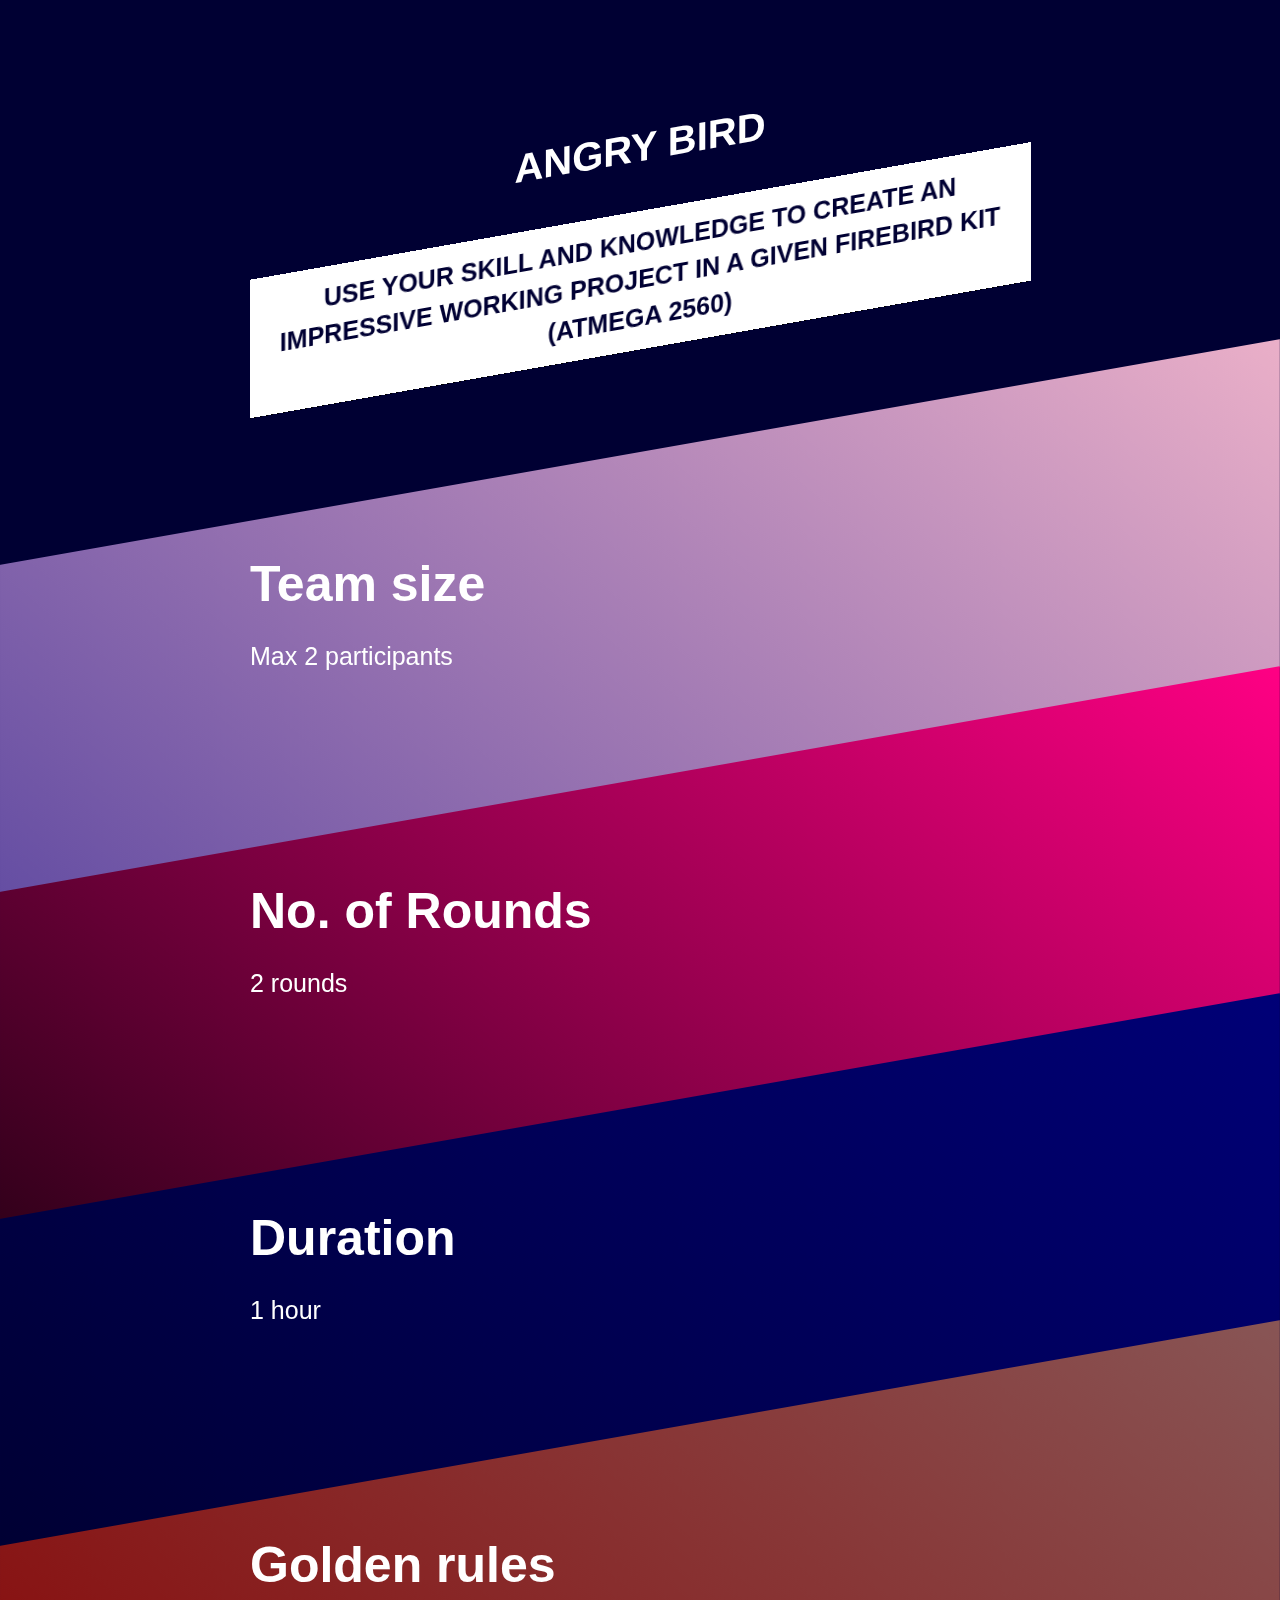
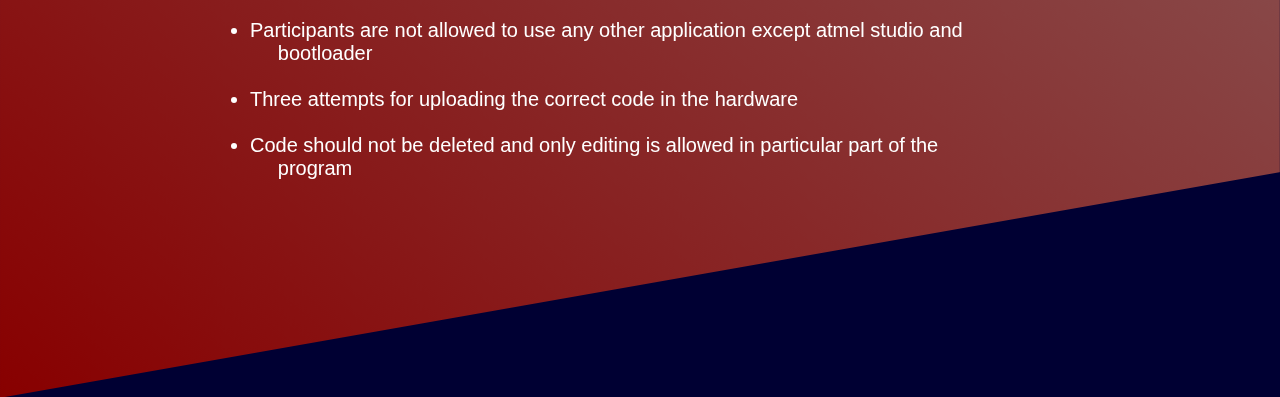
<file: angrybird_files/yLyrmyg.html>
<!DOCTYPE html>
<html lang="en" style="--angle:-10deg; --magic-number:0.0881635;"><head><meta http-equiv="Content-Type" content="text/html; charset=UTF-8"><link type="text/css" id="dark-mode" rel="stylesheet" href="./yLyrmyg(1)"><style type="text/css" id="dark-mode-custom-style"></style>
<link rel="shortcut icon" type="image/x-icon" href="assets/icons/favicon.png">
<title>TechQuest 2020 | Angry Birds</title>
<link href="./css" rel="stylesheet">
<link rel="stylesheet" href="./normalize.min.css">
<meta name="viewport" content="width=device-width, initial-scale=1.0">
<style>
@charset "UTF-8";
:root {
  --width: 100vw;
  --full-width: 100vw;
  --angle: -11deg;
  /*-----------------
  Magic Number Alert:
  
  the 0.09719 is calculated by this formula:
  tan(11°) / 2
  11° is the current skewY value.
  ------------------*/
  --magic-number: 0.09719;
  --skew-padding: calc(var(--width) * var(--magic-number));
  --clip-padding: calc(var(--full-width) * var(--magic-number));
}
@media (min-width: 42em) {
  :root {
    --width: 42rem;
  }
}

.diagonal-box {
  position: relative;
  padding: var(--skew-padding) 0;
  margin-top: -1px;
}
.diagonal-box:before {
  content: "";
  position: absolute;
  left: 0;
  top: 0;
  right: 0;
  bottom: 0;
  transform: skewy(var(--angle));
  transform-origin: 50% 0;
  outline: 1px solid transparent;
  backface-visibility: hidden;
}

.bg-one:before {
  background-image: linear-gradient(45deg, #654ea3, #eaafc8);
}

.bg-two:before {
  background-image: linear-gradient(-135deg, #ff0084, #33001b);
}

.bg-three:before {
  background-image: linear-gradient(-135deg, #007, #003);
}

.bg-four:before {
  background-image: linear-gradient(-135deg, #855, #800);
}

.content {
  max-width: var(--width);
  margin: 0 auto;
  padding: 1.5em;
  position: relative;
  /* -----------
  enable the border to see, that the content
  perfectly fits into the section withou
  bleeding into the adjecting areas:
  ------------ */
}

/* --------------------
Clip Path Update
-------------------- */
.clip-path {
  margin-top: calc( ( var(--clip-padding) * -1 ) - 2px );
  background-image: linear-gradient(rgba(0, 0, 0, 0.05) 50%, 0, transparent 100%), linear-gradient(-135deg, #0cc, #066);
  background-size: .5em .5em, 100% 100%;
  padding: calc( ( var(--clip-padding) * 2 ) - ( var(--clip-padding) - var(--skew-padding) ) ) 0 4em;
  clip-path: polygon(0% calc(var(--clip-padding) * 2), 100% 0%, 100% 100%, 0% 100%);
}

/* --------------------
Presentational Styles 
-------------------- */
*, *:before, *:after {
  box-sizing: border-box;
}

html {
  font-size: 100%;
  transition: font-size 0.2s linear;
}
@media (min-width: 70em) {
  html {
    font-size: 125%;
  }
}

body {
  background: #003;
  padding-top: 8em;
  color: #fff;
  font-family: 'Raleway', sans-serif;
}

h1 {
  text-align: center;
  margin: 0 auto 1em;
  padding: 0 1em;
  max-width: 42rem;
  line-height: 1.2;
  transform: skewY(var(--angle));
  font-size: 3em;
  text-transform: uppercase;
  font-weight: 900;
}

h2 {
  font-size: 2.5em;
  margin: 0 0 0.5em;
  font-weight: 900;
}

.intro {
  font-size: 1.25em;
  transform: skewY(var(--angle));
  margin: 0em auto 0em;
  text-align: center;
  background: #fff;
  color: #003;
  font-weight: 900;
  padding: 0.5em;
  text-transform: uppercase;
}
.intro a {
  background-image: linear-gradient(transparent 90%, 0, #003 100%);
  background-image: none;
  border-bottom: 4px solid;
  transition: none;
}
.intro a:hover {
  border-color: #a06;
  opacity: 1;
}

p {
  font-size: 1.25em;
  margin: 0;
  line-height: 1.5;
}
p + p, svg + p {
  margin-top: 1em;
}
p code {
  background: #0033;
  padding: 0.125em 0.375em;
  border-radius: 0.125em;
}
@media (min-width: 35em) {
  p code {
    white-space: nowrap;
  }
}
p a {
  color: inherit;
  text-decoration: none;
  background-image: linear-gradient(transparent 90%, 0, #fffa 100%);
  padding: 0.125em 0;
  transition: opacity 0.3s ease-out;
}
p a:hover {
  text-decoration: none;
  opacity: 0.8;
}

.columns {
  display: flex;
  margin: 2em -1em;
}

.figure {
  display: block;
  width: 100%;
  margin: 0 1em;
}
.figure svg {
  display: block;
  width: 100%;
}
.figure .object {
  transform-origin: 140px 140px;
}
.figure .object--rotate {
  animation: rotate 3s ease-in-out alternate infinite;
}
.figure .object--skew {
  animation: skew 3s ease-in-out alternate infinite;
}
.figure .object--skew-pause {
  animation: skew-pause 6s ease-in-out infinite;
}
.figure .object--skew-pause-alt {
  animation: skew-pause-alt 6s ease-in-out infinite;
}
.figure figcaption {
  margin-top: 0.5em;
  line-height: 1.5;
  font-weight: 700;
  opacity: 0.9;
}

@keyframes rotate {
  0% {
    transform: rotate(0deg);
  }
  50% {
    transform: rotate(-11deg);
  }
  100% {
    transform: rotate(-11deg) scaleX(1.2);
  }
}
@keyframes skew {
  to {
    transform: skewY(-11deg);
  }
}
@keyframes skew-pause {
  0%, 70%, 100% {
    transform: skewY(0deg);
  }
  20%, 50% {
    transform: skewY(-11deg);
  }
}
@keyframes skew-pause-alt {
  0%, 40%, 100% {
    transform: skewY(0deg);
  }
  20%, 30% {
    transform: skewY(-11deg);
  }
}
.formula {
  font-family: monospace;
  font-size: 1.5em;
  display: block;
  margin: 1em auto;
  text-align: center;
}
@media (min-width: 26em) {
  .formula {
    font-size: 2em;
  }
}

.boxes {
  display: grid;
  grid-template-columns: repeat(4, 1fr);
  grid-gap: 3%;
  margin: 2em 0;
  --translation: 0;
}
.boxes .box {
  width: 100%;
  height: 0;
  padding-bottom: 100%;
  border: 1px solid #fff;
  background: #fff3;
  transform: translateY(var(--translation));
  animation: translate 3s ease-in-out infinite;
}
.boxes .box:nth-child(1) {
  --translation: calc(var(--skew-padding) * 1.5);
}
.boxes .box:nth-child(2) {
  --translation: calc(var(--skew-padding) * 1);
}
.boxes .box:nth-child(3) {
  --translation: calc(var(--skew-padding) * 0.5);
}
.boxes .box:nth-child(4) {
  --translation: calc(var(--skew-padding) * 0);
}

@keyframes translate {
  0%, 20%, 100% {
    transform: translateY(0);
  }
  50%, 70% {
    transform: translateY(var(--translation));
  }
}
/* ---------------------------------
   Interactive Controls
--------------------------------- */
.controls {
  background: #FFF3;
  z-index: 5;
  position: absolute;
  top: 0;
  left: 50%;
  transform: translateX(-50%);
  border-radius: 0 0 0.5em 0.5em;
  max-width: 90%;
}
.controls__headline {
  color: #fff;
  margin: 0.75em 1.125em 0.625em;
  font-size: 1em;
  text-align: center;
  font-weight: 400;
}

.angle-control {
  padding: 0.75em 0.625em 0.625em;
  margin: 0 0.5em;
  font-size: 1em;
  border-top: 1px solid #fff3;
  display: flex;
}
.angle-control > * {
  vertical-align: middle;
  margin: 0 0.5em;
}
.angle-control span {
  display: inline-block;
  min-width: 6ch;
}
.angle-control input {
  width: 8em;
  flex-shrink: 1;
}

.result {
  text-align: right;
}

[hidden] {
  display: none;
}
</style>
<script>
  window.console = window.console || function(t) {};
</script>
<script>
  if (document.location.search.match(/type=embed/gi)) {
    window.parent.postMessage("resize", "*");
  }
</script>
</head>
<body translate="no">

<div class="diagonal-box">
<div class="content">
<h1 style="font-size:2rem">Angry Bird</h1>
<p class="intro">Use your skill and knowledge to create an impressive working project in a given Firebird kit (Atmega 2560)
</p>
</div>
</div>



<div class="diagonal-box bg-one">
<div class="content">
<h2>Team size</h2>
<p>
 Max 2 participants 

</div>
</div>
<div class="diagonal-box bg-two">
<div class="content">
<h2>No. of Rounds</h2>
<p>
 2 rounds

</p>

</div></div>


</div>
</div>
<div class="diagonal-box bg-three">
<div class="content">
<h2>Duration</h2>
<p>
1 hour
</p>

</div>
</div>





<div class="diagonal-box bg-four">
<div class="content">
<h2>Golden rules</h2>
<p>
<li>Participants are not allowed to use any other application except atmel studio and &nbsp;&nbsp;&nbsp;&nbsp;&nbsp;bootloader</li><br>
<li>Three attempts for uploading the correct code in the hardware</li><br>
<li>Code should not be deleted and only editing is allowed in particular part of the &nbsp;&nbsp;&nbsp;&nbsp;&nbsp;program</li>
</p>
</div>
</div>


<style type="text/css">
  body{
    padding-top: 20px;
  }
</style>



<script src="./stopExecutionOnTimeout-157cd5b220a5c80d4ff8e0e70ac069bffd87a61252088146915e8726e5d9f147.js.download"></script>
<script id="rendered-js">
const angleRange = document.getElementById('angle-control');
const angleResult = document.getElementById('angle-result');
const root = document.querySelector('HTML');
const boxes = document.querySelectorAll('.box');

angleRange.addEventListener("input", function () {
  const angle = angleRange.value;
  const angleRad = angle * Math.PI / 180;
  const magicNumber = Math.abs(Math.tan(angleRad) / 2);
  angleResult.innerHTML = angleRange.value + " deg";
  document.documentElement.style.setProperty('--angle', angleRange.value + 'deg');
  document.documentElement.style.setProperty('--magic-number', magicNumber);

  // Sadly the animation only updates correctly in Firefox :-(
  boxes.forEach(box => {
    box.style.animation = "none";
  });
}, false);
//# sourceURL=pen.js
    </script>


</body></html>
</file>
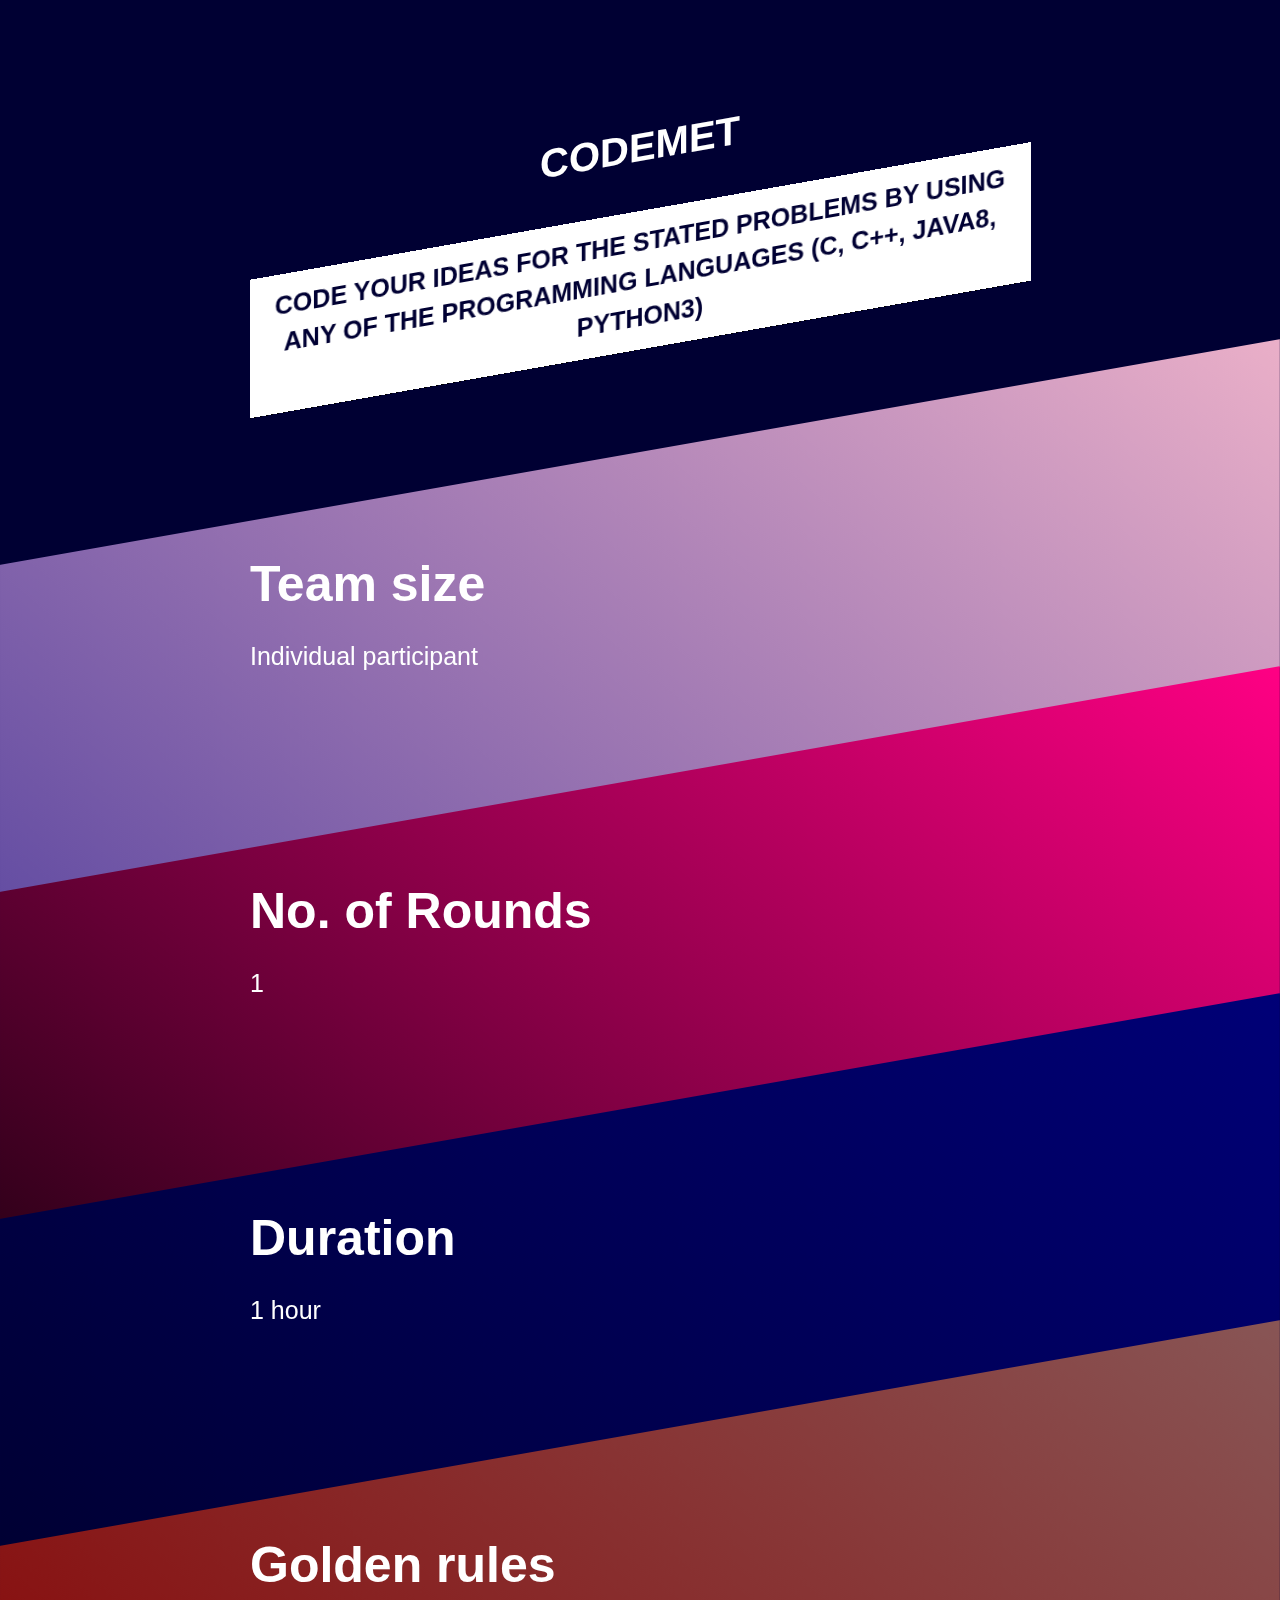
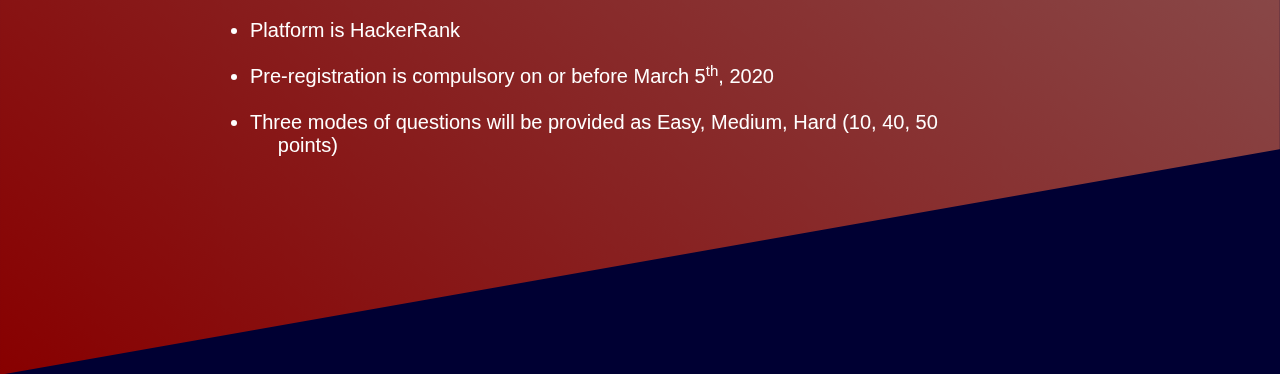
<file: codemet_files/yLyrmyg.html>
<!DOCTYPE html>
<html lang="en" style="--angle:-10deg; --magic-number:0.0881635;"><head><meta http-equiv="Content-Type" content="text/html; charset=UTF-8"><link type="text/css" id="dark-mode" rel="stylesheet" href="./yLyrmyg(1)"><style type="text/css" id="dark-mode-custom-style"></style>
<link rel="shortcut icon" type="image/x-icon" href="assets/icons/favicon.png">
<title>TechQuest 2020 | CodeMET</title>
<link href="./css" rel="stylesheet">
<link rel="stylesheet" href="./normalize.min.css">
<meta name="viewport" content="width=device-width, initial-scale=1.0">


<style>
@charset "UTF-8";
:root {
  --width: 100vw;
  --full-width: 100vw;
  --angle: -11deg;
  /*-----------------
  Magic Number Alert:
  
  the 0.09719 is calculated by this formula:
  tan(11°) / 2
  11° is the current skewY value.
  ------------------*/
  --magic-number: 0.09719;
  --skew-padding: calc(var(--width) * var(--magic-number));
  --clip-padding: calc(var(--full-width) * var(--magic-number));
}
@media (min-width: 42em) {
  :root {
    --width: 42rem;
  }
}

.diagonal-box {
  position: relative;
  padding: var(--skew-padding) 0;
  margin-top: -1px;
}
.diagonal-box:before {
  content: "";
  position: absolute;
  left: 0;
  top: 0;
  right: 0;
  bottom: 0;
  transform: skewy(var(--angle));
  transform-origin: 50% 0;
  outline: 1px solid transparent;
  backface-visibility: hidden;
}

.bg-one:before {
  background-image: linear-gradient(45deg, #654ea3, #eaafc8);
}

.bg-two:before {
  background-image: linear-gradient(-135deg, #ff0084, #33001b);
}

.bg-three:before {
  background-image: linear-gradient(-135deg, #007, #003);
}

.bg-four:before {
  background-image: linear-gradient(-135deg, #855, #800);
}

.content {
  max-width: var(--width);
  margin: 0 auto;
  padding: 1.5em;
  position: relative;
  /* -----------
  enable the border to see, that the content
  perfectly fits into the section withou
  bleeding into the adjecting areas:
  ------------ */
}

/* --------------------
Clip Path Update
-------------------- */
.clip-path {
  margin-top: calc( ( var(--clip-padding) * -1 ) - 2px );
  background-image: linear-gradient(rgba(0, 0, 0, 0.05) 50%, 0, transparent 100%), linear-gradient(-135deg, #0cc, #066);
  background-size: .5em .5em, 100% 100%;
  padding: calc( ( var(--clip-padding) * 2 ) - ( var(--clip-padding) - var(--skew-padding) ) ) 0 4em;
  clip-path: polygon(0% calc(var(--clip-padding) * 2), 100% 0%, 100% 100%, 0% 100%);
}

/* --------------------
Presentational Styles 
-------------------- */
*, *:before, *:after {
  box-sizing: border-box;
}

html {
  font-size: 100%;
  transition: font-size 0.2s linear;
}
@media (min-width: 70em) {
  html {
    font-size: 125%;
  }
}

body {
  background: #003;
  padding-top: 8em;
  color: #fff;
  font-family: 'Raleway', sans-serif;
}

h1 {
  text-align: center;
  margin: 0 auto 1em;
  padding: 0 1em;
  max-width: 42rem;
  line-height: 1.2;
  transform: skewY(var(--angle));
  font-size: 3em;
  text-transform: uppercase;
  font-weight: 900;
}

h2 {
  font-size: 2.5em;
  margin: 0 0 0.5em;
  font-weight: 900;
}

.intro {
  font-size: 1.25em;
  transform: skewY(var(--angle));
  margin: 0em auto 0em;
  text-align: center;
  background: #fff;
  color: #003;
  font-weight: 900;
  padding: 0.5em;
  text-transform: uppercase;
}
.intro a {
  background-image: linear-gradient(transparent 90%, 0, #003 100%);
  background-image: none;
  border-bottom: 4px solid;
  transition: none;
}
.intro a:hover {
  border-color: #a06;
  opacity: 1;
}

p {
  font-size: 1.25em;
  margin: 0;
  line-height: 1.5;
}
p + p, svg + p {
  margin-top: 1em;
}
p code {
  background: #0033;
  padding: 0.125em 0.375em;
  border-radius: 0.125em;
}
@media (min-width: 35em) {
  p code {
    white-space: nowrap;
  }
}
p a {
  color: inherit;
  text-decoration: none;
  background-image: linear-gradient(transparent 90%, 0, #fffa 100%);
  padding: 0.125em 0;
  transition: opacity 0.3s ease-out;
}
p a:hover {
  text-decoration: none;
  opacity: 0.8;
}

.columns {
  display: flex;
  margin: 2em -1em;
}

.figure {
  display: block;
  width: 100%;
  margin: 0 1em;
}
.figure svg {
  display: block;
  width: 100%;
}
.figure .object {
  transform-origin: 140px 140px;
}
.figure .object--rotate {
  animation: rotate 3s ease-in-out alternate infinite;
}
.figure .object--skew {
  animation: skew 3s ease-in-out alternate infinite;
}
.figure .object--skew-pause {
  animation: skew-pause 6s ease-in-out infinite;
}
.figure .object--skew-pause-alt {
  animation: skew-pause-alt 6s ease-in-out infinite;
}
.figure figcaption {
  margin-top: 0.5em;
  line-height: 1.5;
  font-weight: 700;
  opacity: 0.9;
}

@keyframes rotate {
  0% {
    transform: rotate(0deg);
  }
  50% {
    transform: rotate(-11deg);
  }
  100% {
    transform: rotate(-11deg) scaleX(1.2);
  }
}
@keyframes skew {
  to {
    transform: skewY(-11deg);
  }
}
@keyframes skew-pause {
  0%, 70%, 100% {
    transform: skewY(0deg);
  }
  20%, 50% {
    transform: skewY(-11deg);
  }
}
@keyframes skew-pause-alt {
  0%, 40%, 100% {
    transform: skewY(0deg);
  }
  20%, 30% {
    transform: skewY(-11deg);
  }
}
.formula {
  font-family: monospace;
  font-size: 1.5em;
  display: block;
  margin: 1em auto;
  text-align: center;
}
@media (min-width: 26em) {
  .formula {
    font-size: 2em;
  }
}

.boxes {
  display: grid;
  grid-template-columns: repeat(4, 1fr);
  grid-gap: 3%;
  margin: 2em 0;
  --translation: 0;
}
.boxes .box {
  width: 100%;
  height: 0;
  padding-bottom: 100%;
  border: 1px solid #fff;
  background: #fff3;
  transform: translateY(var(--translation));
  animation: translate 3s ease-in-out infinite;
}
.boxes .box:nth-child(1) {
  --translation: calc(var(--skew-padding) * 1.5);
}
.boxes .box:nth-child(2) {
  --translation: calc(var(--skew-padding) * 1);
}
.boxes .box:nth-child(3) {
  --translation: calc(var(--skew-padding) * 0.5);
}
.boxes .box:nth-child(4) {
  --translation: calc(var(--skew-padding) * 0);
}

@keyframes translate {
  0%, 20%, 100% {
    transform: translateY(0);
  }
  50%, 70% {
    transform: translateY(var(--translation));
  }
}
/* ---------------------------------
   Interactive Controls
--------------------------------- */
.controls {
  background: #FFF3;
  z-index: 5;
  position: absolute;
  top: 0;
  left: 50%;
  transform: translateX(-50%);
  border-radius: 0 0 0.5em 0.5em;
  max-width: 90%;
}
.controls__headline {
  color: #fff;
  margin: 0.75em 1.125em 0.625em;
  font-size: 1em;
  text-align: center;
  font-weight: 400;
}

.angle-control {
  padding: 0.75em 0.625em 0.625em;
  margin: 0 0.5em;
  font-size: 1em;
  border-top: 1px solid #fff3;
  display: flex;
}
.angle-control > * {
  vertical-align: middle;
  margin: 0 0.5em;
}
.angle-control span {
  display: inline-block;
  min-width: 6ch;
}
.angle-control input {
  width: 8em;
  flex-shrink: 1;
}

.result {
  text-align: right;
}

[hidden] {
  display: none;
}
</style>
<script>
  window.console = window.console || function(t) {};
</script>
<script>
  if (document.location.search.match(/type=embed/gi)) {
    window.parent.postMessage("resize", "*");
  }
</script>
</head>
<body translate="no">

<div class="diagonal-box">
<div class="content">
<h1 style="font-size:2rem">CodeMET</h1>
<p class="intro">Code your ideas for the stated problems by using any of the programming languages (C, C++, JAVA8, PYTHON3) 
</p>
</div>
</div>

<div class="diagonal-box bg-one">
<div class="content">
<h2>Team size</h2>
<p>
Individual participant
</p>
</div></div>

<div class="diagonal-box bg-two">
<div class="content">
<h2>No. of Rounds</h2>
<p>
1

</p>


</div>
</div>
<div class="diagonal-box bg-three">
<div class="content">
<h2>Duration</h2>
<p>
1 hour
</p>



</div>
</div>




<div class="diagonal-box bg-four">
<div class="content">
<h2>Golden rules</h2>
<p>
<li> Platform is HackerRank</li><br>
<li>Pre-registration is compulsory on or before March 5<sup>th</sup>, 2020</li><br>
<li>Three modes of questions will be provided as Easy, Medium, Hard (10, 40, 50 &nbsp;&nbsp;&nbsp;&nbsp;&nbsp;points)</li>
</p>
</div>
</div>


<!--<div class="clip-path">
<div class="content">
<h2>Rule 4</h2>
<p>Engaging time is 1 Hour</p>
</div>
</div>-->

<style type="text/css">
  body{
    padding-top: 20px;
  }
</style>


<script src="./stopExecutionOnTimeout-157cd5b220a5c80d4ff8e0e70ac069bffd87a61252088146915e8726e5d9f147.js.download"></script>
<script id="rendered-js">
const angleRange = document.getElementById('angle-control');
const angleResult = document.getElementById('angle-result');
const root = document.querySelector('HTML');
const boxes = document.querySelectorAll('.box');

angleRange.addEventListener("input", function () {
  const angle = angleRange.value;
  const angleRad = angle * Math.PI / 180;
  const magicNumber = Math.abs(Math.tan(angleRad) / 2);
  angleResult.innerHTML = angleRange.value + " deg";
  document.documentElement.style.setProperty('--angle', angleRange.value + 'deg');
  document.documentElement.style.setProperty('--magic-number', magicNumber);

  // Sadly the animation only updates correctly in Firefox :-(
  boxes.forEach(box => {
    box.style.animation = "none";
  });
}, false);
//# sourceURL=pen.js
    </script>


</body></html>
</file>
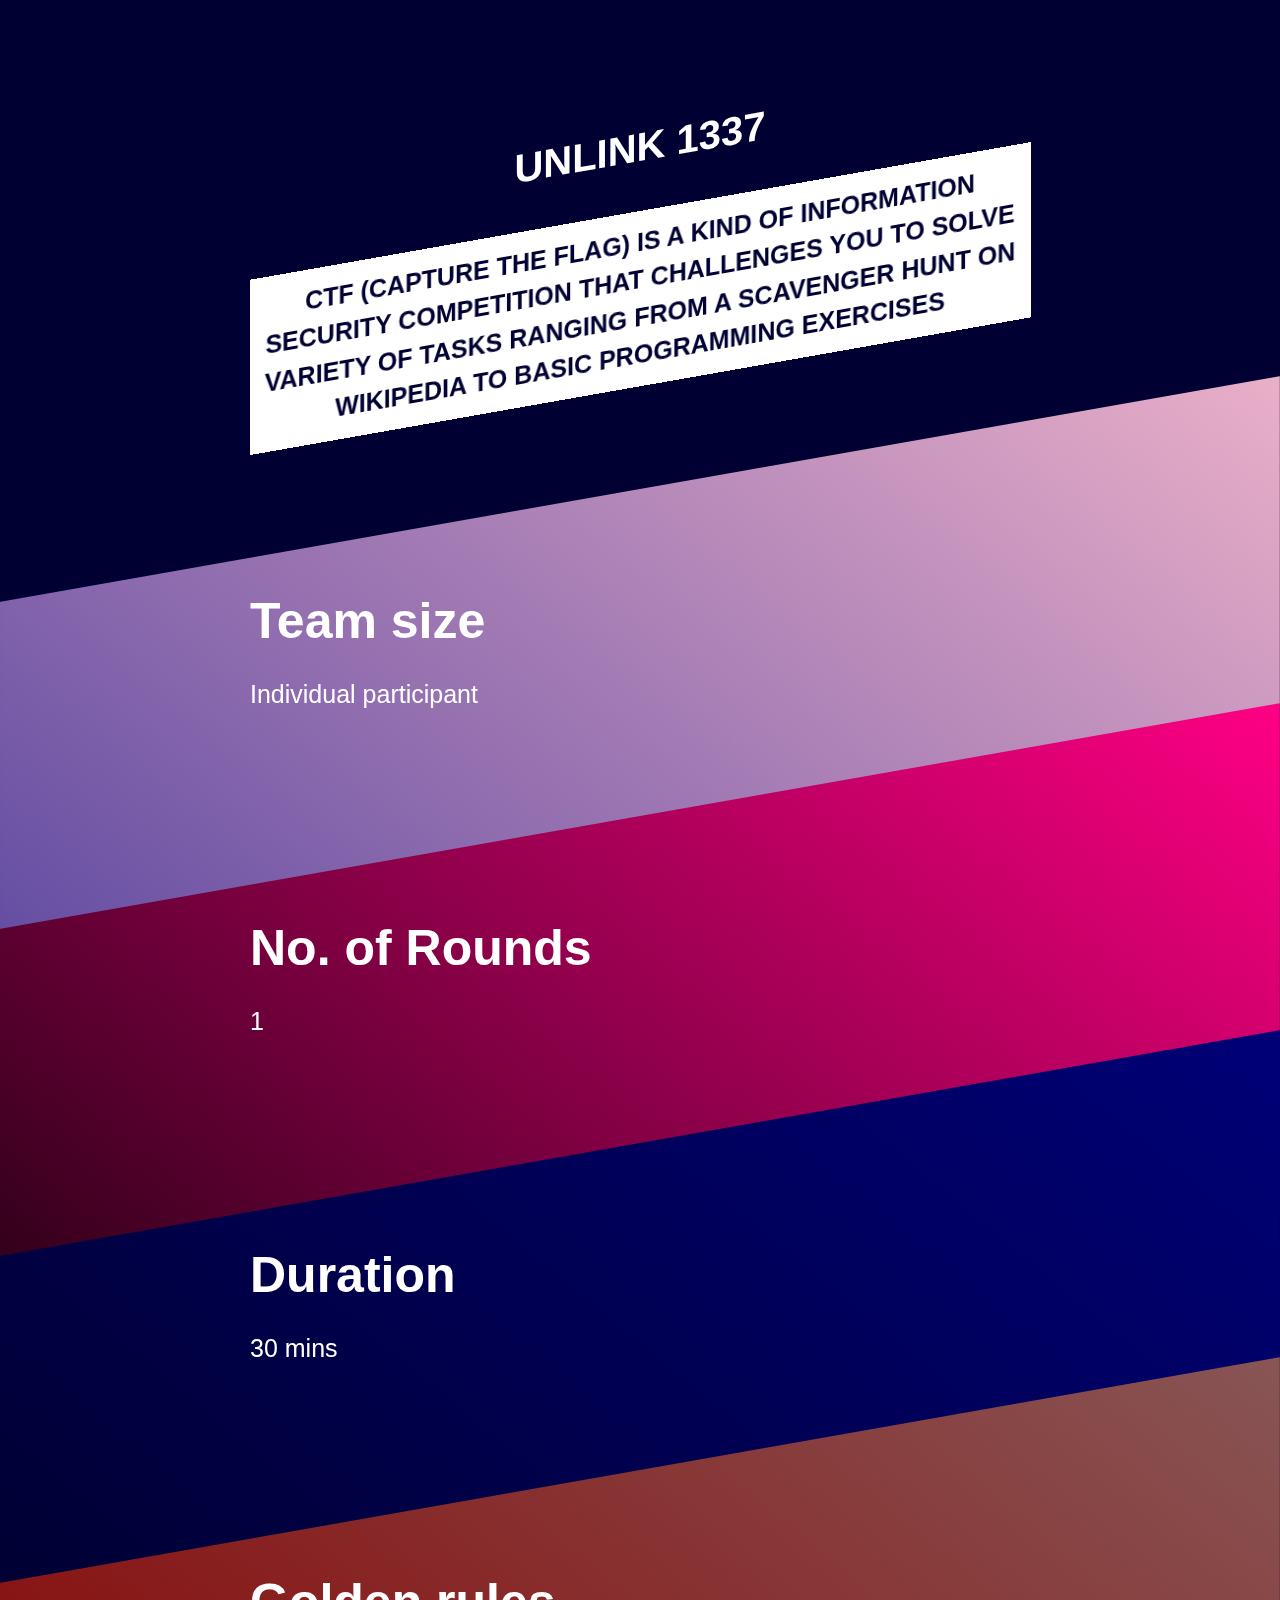
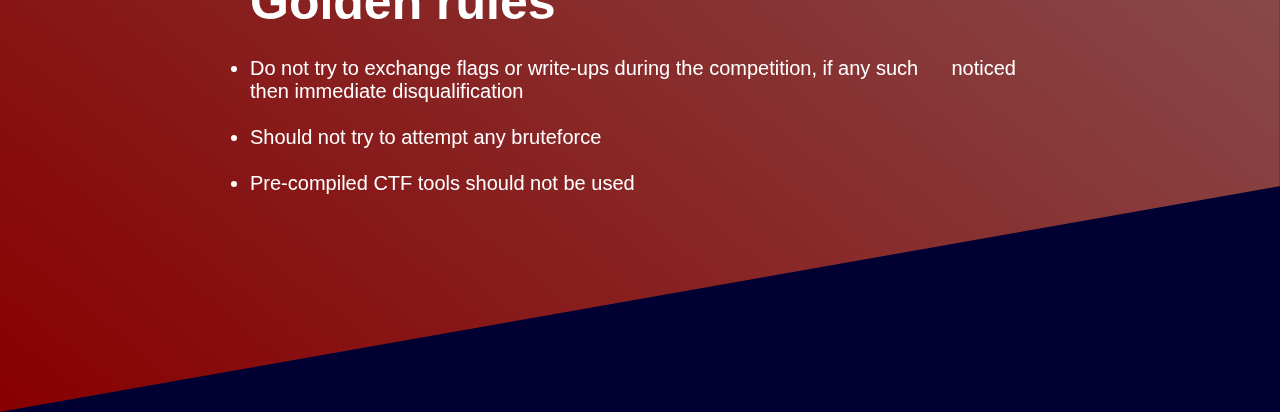
<file: ctf_files/yLyrmyg.html>
<!DOCTYPE html>
<html lang="en" style="--angle:-10deg; --magic-number:0.0881635;"><head><meta http-equiv="Content-Type" content="text/html; charset=UTF-8"><link type="text/css" id="dark-mode" rel="stylesheet" href="./yLyrmyg(1)"><style type="text/css" id="dark-mode-custom-style"></style>
<link rel="shortcut icon" type="image/x-icon" href="assets/icons/favicon.png">
<title>TechQuest 2020 | CodeMET</title>
<link href="./css" rel="stylesheet">
<link rel="stylesheet" href="./normalize.min.css">
<meta name="viewport" content="width=device-width, initial-scale=1.0">

<style>
@charset "UTF-8";
:root {
  --width: 100vw;
  --full-width: 100vw;
  --angle: -11deg;
  /*-----------------
  Magic Number Alert:
  
  the 0.09719 is calculated by this formula:
  tan(11°) / 2
  11° is the current skewY value.
  ------------------*/
  --magic-number: 0.09719;
  --skew-padding: calc(var(--width) * var(--magic-number));
  --clip-padding: calc(var(--full-width) * var(--magic-number));
}
@media (min-width: 42em) {
  :root {
    --width: 42rem;
  }
}

.diagonal-box {
  position: relative;
  padding: var(--skew-padding) 0;
  margin-top: -1px;
}
.diagonal-box:before {
  content: "";
  position: absolute;
  left: 0;
  top: 0;
  right: 0;
  bottom: 0;
  transform: skewy(var(--angle));
  transform-origin: 50% 0;
  outline: 1px solid transparent;
  backface-visibility: hidden;
}

.bg-one:before {
  background-image: linear-gradient(45deg, #654ea3, #eaafc8);
}

.bg-two:before {
  background-image: linear-gradient(-135deg, #ff0084, #33001b);
}

.bg-three:before {
  background-image: linear-gradient(-135deg, #007, #003);
}

.bg-four:before {
  background-image: linear-gradient(-135deg, #855, #800);
}

.content {
  max-width: var(--width);
  margin: 0 auto;
  padding: 1.5em;
  position: relative;
  /* -----------
  enable the border to see, that the content
  perfectly fits into the section withou
  bleeding into the adjecting areas:
  ------------ */
}

/* --------------------
Clip Path Update
-------------------- */
.clip-path {
  margin-top: calc( ( var(--clip-padding) * -1 ) - 2px );
  background-image: linear-gradient(rgba(0, 0, 0, 0.05) 50%, 0, transparent 100%), linear-gradient(-135deg, #0cc, #066);
  background-size: .5em .5em, 100% 100%;
  padding: calc( ( var(--clip-padding) * 2 ) - ( var(--clip-padding) - var(--skew-padding) ) ) 0 4em;
  clip-path: polygon(0% calc(var(--clip-padding) * 2), 100% 0%, 100% 100%, 0% 100%);
}

/* --------------------
Presentational Styles 
-------------------- */
*, *:before, *:after {
  box-sizing: border-box;
}

html {
  font-size: 100%;
  transition: font-size 0.2s linear;
}
@media (min-width: 70em) {
  html {
    font-size: 125%;
  }
}

body {
  background: #003;
  padding-top: 8em;
  color: #fff;
  font-family: 'Raleway', sans-serif;
}

h1 {
  text-align: center;
  margin: 0 auto 1em;
  padding: 0 1em;
  max-width: 42rem;
  line-height: 1.2;
  transform: skewY(var(--angle));
  font-size: 3em;
  text-transform: uppercase;
  font-weight: 900;
}

h2 {
  font-size: 2.5em;
  margin: 0 0 0.5em;
  font-weight: 900;
}

.intro {
  font-size: 1.25em;
  transform: skewY(var(--angle));
  margin: 0em auto 0em;
  text-align: center;
  background: #fff;
  color: #003;
  font-weight: 900;
  padding: 0.5em;
  text-transform: uppercase;
}
.intro a {
  background-image: linear-gradient(transparent 90%, 0, #003 100%);
  background-image: none;
  border-bottom: 4px solid;
  transition: none;
}
.intro a:hover {
  border-color: #a06;
  opacity: 1;
}

p {
  font-size: 1.25em;
  margin: 0;
  line-height: 1.5;
}
p + p, svg + p {
  margin-top: 1em;
}
p code {
  background: #0033;
  padding: 0.125em 0.375em;
  border-radius: 0.125em;
}
@media (min-width: 35em) {
  p code {
    white-space: nowrap;
  }
}
p a {
  color: inherit;
  text-decoration: none;
  background-image: linear-gradient(transparent 90%, 0, #fffa 100%);
  padding: 0.125em 0;
  transition: opacity 0.3s ease-out;
}
p a:hover {
  text-decoration: none;
  opacity: 0.8;
}

.columns {
  display: flex;
  margin: 2em -1em;
}

.figure {
  display: block;
  width: 100%;
  margin: 0 1em;
}
.figure svg {
  display: block;
  width: 100%;
}
.figure .object {
  transform-origin: 140px 140px;
}
.figure .object--rotate {
  animation: rotate 3s ease-in-out alternate infinite;
}
.figure .object--skew {
  animation: skew 3s ease-in-out alternate infinite;
}
.figure .object--skew-pause {
  animation: skew-pause 6s ease-in-out infinite;
}
.figure .object--skew-pause-alt {
  animation: skew-pause-alt 6s ease-in-out infinite;
}
.figure figcaption {
  margin-top: 0.5em;
  line-height: 1.5;
  font-weight: 700;
  opacity: 0.9;
}

@keyframes rotate {
  0% {
    transform: rotate(0deg);
  }
  50% {
    transform: rotate(-11deg);
  }
  100% {
    transform: rotate(-11deg) scaleX(1.2);
  }
}
@keyframes skew {
  to {
    transform: skewY(-11deg);
  }
}
@keyframes skew-pause {
  0%, 70%, 100% {
    transform: skewY(0deg);
  }
  20%, 50% {
    transform: skewY(-11deg);
  }
}
@keyframes skew-pause-alt {
  0%, 40%, 100% {
    transform: skewY(0deg);
  }
  20%, 30% {
    transform: skewY(-11deg);
  }
}
.formula {
  font-family: monospace;
  font-size: 1.5em;
  display: block;
  margin: 1em auto;
  text-align: center;
}
@media (min-width: 26em) {
  .formula {
    font-size: 2em;
  }
}

.boxes {
  display: grid;
  grid-template-columns: repeat(4, 1fr);
  grid-gap: 3%;
  margin: 2em 0;
  --translation: 0;
}
.boxes .box {
  width: 100%;
  height: 0;
  padding-bottom: 100%;
  border: 1px solid #fff;
  background: #fff3;
  transform: translateY(var(--translation));
  animation: translate 3s ease-in-out infinite;
}
.boxes .box:nth-child(1) {
  --translation: calc(var(--skew-padding) * 1.5);
}
.boxes .box:nth-child(2) {
  --translation: calc(var(--skew-padding) * 1);
}
.boxes .box:nth-child(3) {
  --translation: calc(var(--skew-padding) * 0.5);
}
.boxes .box:nth-child(4) {
  --translation: calc(var(--skew-padding) * 0);
}

@keyframes translate {
  0%, 20%, 100% {
    transform: translateY(0);
  }
  50%, 70% {
    transform: translateY(var(--translation));
  }
}
/* ---------------------------------
   Interactive Controls
--------------------------------- */
.controls {
  background: #FFF3;
  z-index: 5;
  position: absolute;
  top: 0;
  left: 50%;
  transform: translateX(-50%);
  border-radius: 0 0 0.5em 0.5em;
  max-width: 90%;
}
.controls__headline {
  color: #fff;
  margin: 0.75em 1.125em 0.625em;
  font-size: 1em;
  text-align: center;
  font-weight: 400;
}

.angle-control {
  padding: 0.75em 0.625em 0.625em;
  margin: 0 0.5em;
  font-size: 1em;
  border-top: 1px solid #fff3;
  display: flex;
}
.angle-control > * {
  vertical-align: middle;
  margin: 0 0.5em;
}
.angle-control span {
  display: inline-block;
  min-width: 6ch;
}
.angle-control input {
  width: 8em;
  flex-shrink: 1;
}

.result {
  text-align: right;
}

[hidden] {
  display: none;
}
</style>
<script>
  window.console = window.console || function(t) {};
</script>
<script>
  if (document.location.search.match(/type=embed/gi)) {
    window.parent.postMessage("resize", "*");
  }
</script>
</head>
<body translate="no">

<div class="diagonal-box">
<div class="content">
<h1 style="font-size:2rem">Unlink 1337</h1>
<p class="intro">
CTF (Capture The Flag) is a kind of information security competition that challenges you to solve variety of tasks ranging from a scavenger hunt on wikipedia to basic programming exercises
</p>
</div>
</div>

<div class="diagonal-box bg-one">
<div class="content">
<h2>Team size</h2>
<p>
Individual participant
</p>
</div>
</div>

<div class="diagonal-box bg-two">
<div class="content">
<h2>No. of Rounds</h2>
<p>
1
</p>
</div>


</div>
</div>
<div class="diagonal-box bg-three">
<div class="content">
<h2>Duration</h2>
<p>30 mins

</p>

</div>
</div>

<div class="diagonal-box bg-four">
<div class="content">
<h2>Golden rules</h2>
<p><li>Do not try to exchange flags or write-ups during the competition, if any such &nbsp;&nbsp;&nbsp;&nbsp;&nbsp;noticed then immediate disqualification</li><br>
  <li>Should not try to attempt any bruteforce</li><br>
  <li>Pre-compiled CTF tools should not be used</li>

</p>
</div>
</div>
<!--

<div class="clip-path">
<div class="content">
<h2>Rule 4</h2>
<p>Engaging time will be given 1 Hour</p>
</div>
</div>-->

<style type="text/css">
  body{
    padding-top: 20px;
  }
</style>



<script src="./stopExecutionOnTimeout-157cd5b220a5c80d4ff8e0e70ac069bffd87a61252088146915e8726e5d9f147.js.download"></script>
<script id="rendered-js">
const angleRange = document.getElementById('angle-control');
const angleResult = document.getElementById('angle-result');
const root = document.querySelector('HTML');
const boxes = document.querySelectorAll('.box');

angleRange.addEventListener("input", function () {
  const angle = angleRange.value;
  const angleRad = angle * Math.PI / 180;
  const magicNumber = Math.abs(Math.tan(angleRad) / 2);
  angleResult.innerHTML = angleRange.value + " deg";
  document.documentElement.style.setProperty('--angle', angleRange.value + 'deg');
  document.documentElement.style.setProperty('--magic-number', magicNumber);

  // Sadly the animation only updates correctly in Firefox :-(
  boxes.forEach(box => {
    box.style.animation = "none";
  });
}, false);
//# sourceURL=pen.js
    </script>


</body></html>
</file>
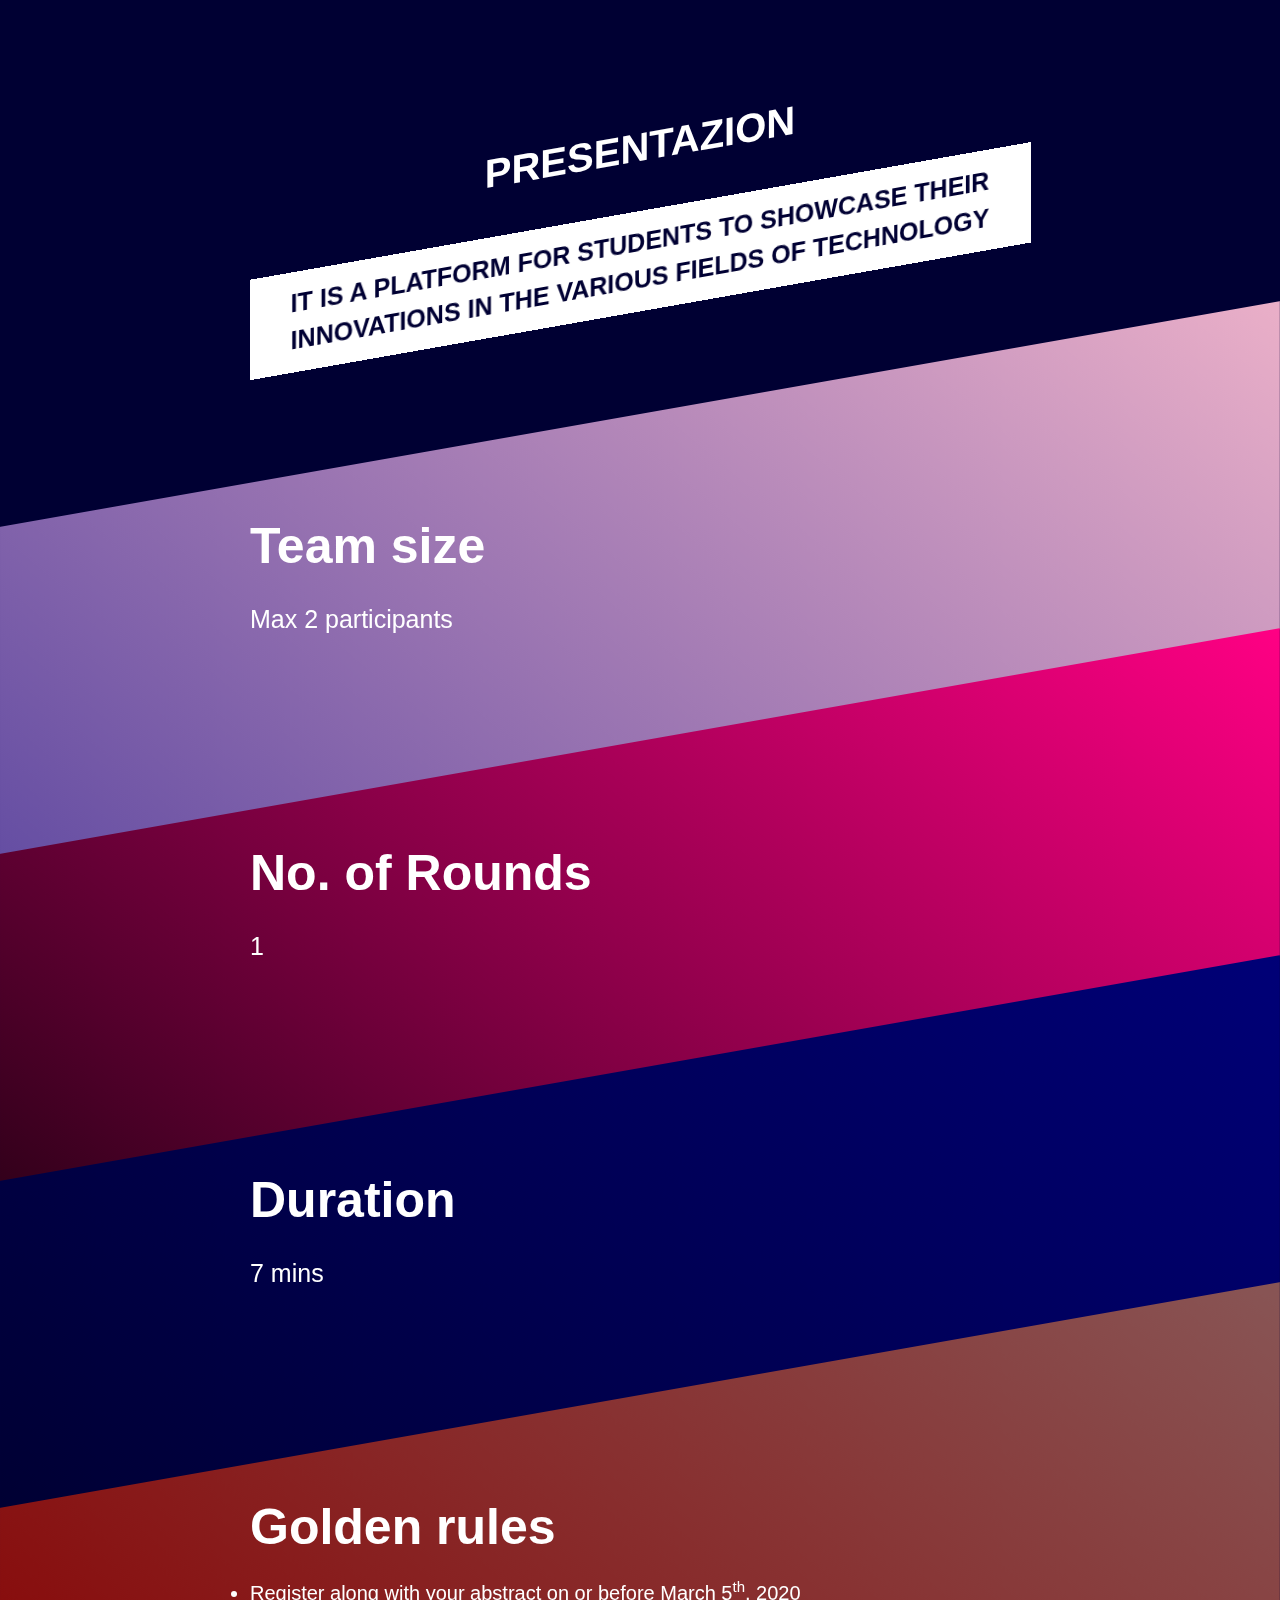
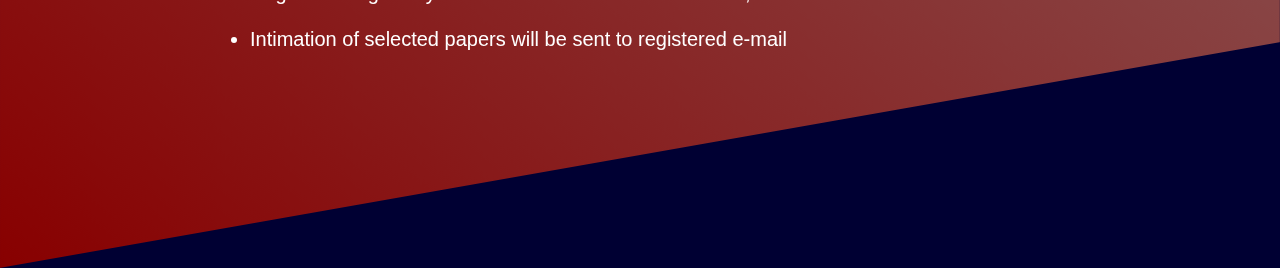
<file: ppt_files/yLyrmyg.html>
<!DOCTYPE html>
<html lang="en" style="--angle:-10deg; --magic-number:0.0881635;"><head><meta http-equiv="Content-Type" content="text/html; charset=UTF-8"><link type="text/css" id="dark-mode" rel="stylesheet" href="https://cdpn.io/enbee81/fullpage/yLyrmyg(1)"><style type="text/css" id="dark-mode-custom-style"></style>
<title>TechQuest 2020 | Presentazion</title>
<link rel="shortcut icon" type="image/x-icon" href="assets/icons/favicon.png">
<link href="./css" rel="stylesheet">
<link rel="stylesheet" href="./normalize.min.css">
<meta name="viewport" content="width=device-width, initial-scale=1.0">

<style>

@charset "UTF-8";
:root {
  --width: 100vw;
  --full-width: 100vw;
  --angle: -11deg;
  /*-----------------
  Magic Number Alert:
  
  the 0.09719 is calculated by this formula:
  tan(11°) / 2
  11° is the current skewY value.
  ------------------*/
  --magic-number: 0.09719;
  --skew-padding: calc(var(--width) * var(--magic-number));
  --clip-padding: calc(var(--full-width) * var(--magic-number));
}
@media (min-width: 42em) {
  :root {
    --width: 42rem;
  }
}

.diagonal-box {
  position: relative;
  padding: var(--skew-padding) 0;
  margin-top: -1px;
}
.diagonal-box:before {
  content: "";
  position: absolute;
  left: 0;
  top: 0;
  right: 0;
  bottom: 0;
  transform: skewy(var(--angle));
  transform-origin: 50% 0;
  outline: 1px solid transparent;
  backface-visibility: hidden;
}

.bg-one:before {
  background-image: linear-gradient(45deg, #654ea3, #eaafc8);
}

.bg-two:before {
  background-image: linear-gradient(-135deg, #ff0084, #33001b);
}

.bg-three:before {
  background-image: linear-gradient(-135deg, #007, #003);
}

.bg-four:before {
  background-image: linear-gradient(-135deg, #855, #800);
}

.content {
  max-width: var(--width);
  margin: 0 auto;
  padding: 1.5em;
  position: relative;
  /* -----------
  enable the border to see, that the content
  perfectly fits into the section withou
  bleeding into the adjecting areas:
  ------------ */
}

/* --------------------
Clip Path Update
-------------------- */
.clip-path {
  margin-top: calc( ( var(--clip-padding) * -1 ) - 2px );
  background-image: linear-gradient(rgba(0, 0, 0, 0.05) 50%, 0, transparent 100%), linear-gradient(-135deg, #0cc, #066);
  background-size: .5em .5em, 100% 100%;
  padding: calc( ( var(--clip-padding) * 2 ) - ( var(--clip-padding) - var(--skew-padding) ) ) 0 4em;
  clip-path: polygon(0% calc(var(--clip-padding) * 2), 100% 0%, 100% 100%, 0% 100%);
}

/* --------------------
Presentational Styles 
-------------------- */
*, *:before, *:after {
  box-sizing: border-box;
}

html {
  font-size: 100%;
  transition: font-size 0.2s linear;
}
@media (min-width: 70em) {
  html {
    font-size: 125%;
  }
}

body {
  background: #003;
  padding-top: 8em;
  color: #fff;
  font-family: 'Raleway', sans-serif;
}

h1 {
  text-align: center;
  margin: 0 auto 1em;
  padding: 0 1em;
  max-width: 42rem;
  line-height: 1.2;
  transform: skewY(var(--angle));
  font-size: 3em;
  text-transform: uppercase;
  font-weight: 900;
}

h2 {
  font-size: 2.5em;
  margin: 0 0 0.5em;
  font-weight: 900;
}

.intro {
  font-size: 1.25em;
  transform: skewY(var(--angle));
  margin: 0em auto 0em;
  text-align: center;
  background: #fff;
  color: #003;
  font-weight: 900;
  padding: 0.5em;
  text-transform: uppercase;
}
.intro a {
  background-image: linear-gradient(transparent 90%, 0, #003 100%);
  background-image: none;
  border-bottom: 4px solid;
  transition: none;
}
.intro a:hover {
  border-color: #a06;
  opacity: 1;
}

p {
  font-size: 1.25em;
  margin: 0;
  line-height: 1.5;
}
p + p, svg + p {
  margin-top: 1em;
}
p code {
  background: #0033;
  padding: 0.125em 0.375em;
  border-radius: 0.125em;
}
@media (min-width: 35em) {
  p code {
    white-space: nowrap;
  }
}
p a {
  color: inherit;
  text-decoration: none;
  background-image: linear-gradient(transparent 90%, 0, #fffa 100%);
  padding: 0.125em 0;
  transition: opacity 0.3s ease-out;
}
p a:hover {
  text-decoration: none;
  opacity: 0.8;
}

.columns {
  display: flex;
  margin: 2em -1em;
}

.figure {
  display: block;
  width: 100%;
  margin: 0 1em;
}
.figure svg {
  display: block;
  width: 100%;
}
.figure .object {
  transform-origin: 140px 140px;
}
.figure .object--rotate {
  animation: rotate 3s ease-in-out alternate infinite;
}
.figure .object--skew {
  animation: skew 3s ease-in-out alternate infinite;
}
.figure .object--skew-pause {
  animation: skew-pause 6s ease-in-out infinite;
}
.figure .object--skew-pause-alt {
  animation: skew-pause-alt 6s ease-in-out infinite;
}
.figure figcaption {
  margin-top: 0.5em;
  line-height: 1.5;
  font-weight: 700;
  opacity: 0.9;
}

@keyframes rotate {
  0% {
    transform: rotate(0deg);
  }
  50% {
    transform: rotate(-11deg);
  }
  100% {
    transform: rotate(-11deg) scaleX(1.2);
  }
}
@keyframes skew {
  to {
    transform: skewY(-11deg);
  }
}
@keyframes skew-pause {
  0%, 70%, 100% {
    transform: skewY(0deg);
  }
  20%, 50% {
    transform: skewY(-11deg);
  }
}
@keyframes skew-pause-alt {
  0%, 40%, 100% {
    transform: skewY(0deg);
  }
  20%, 30% {
    transform: skewY(-11deg);
  }
}
.formula {
  font-family: monospace;
  font-size: 1.5em;
  display: block;
  margin: 1em auto;
  text-align: center;
}
@media (min-width: 26em) {
  .formula {
    font-size: 2em;
  }
}

.boxes {
  display: grid;
  grid-template-columns: repeat(4, 1fr);
  grid-gap: 3%;
  margin: 2em 0;
  --translation: 0;
}
.boxes .box {
  width: 100%;
  height: 0;
  padding-bottom: 100%;
  border: 1px solid #fff;
  background: #fff3;
  transform: translateY(var(--translation));
  animation: translate 3s ease-in-out infinite;
}
.boxes .box:nth-child(1) {
  --translation: calc(var(--skew-padding) * 1.5);
}
.boxes .box:nth-child(2) {
  --translation: calc(var(--skew-padding) * 1);
}
.boxes .box:nth-child(3) {
  --translation: calc(var(--skew-padding) * 0.5);
}
.boxes .box:nth-child(4) {
  --translation: calc(var(--skew-padding) * 0);
}

@keyframes translate {
  0%, 20%, 100% {
    transform: translateY(0);
  }
  50%, 70% {
    transform: translateY(var(--translation));
  }
}
/* ---------------------------------
   Interactive Controls
--------------------------------- */
.controls {
  background: #FFF3;
  z-index: 5;
  position: absolute;
  top: 0;
  left: 50%;
  transform: translateX(-50%);
  border-radius: 0 0 0.5em 0.5em;
  max-width: 90%;
}
.controls__headline {
  color: #fff;
  margin: 0.75em 1.125em 0.625em;
  font-size: 1em;
  text-align: center;
  font-weight: 400;
}

.angle-control {
  padding: 0.75em 0.625em 0.625em;
  margin: 0 0.5em;
  font-size: 1em;
  border-top: 1px solid #fff3;
  display: flex;
}
.angle-control > * {
  vertical-align: middle;
  margin: 0 0.5em;
}
.angle-control span {
  display: inline-block;
  min-width: 6ch;
}
.angle-control input {
  width: 8em;
  flex-shrink: 1;
}

.result {
  text-align: right;
}

[hidden] {
  display: none;
}
</style>
<script>
  window.console = window.console || function(t) {};
</script>
<script>
  if (document.location.search.match(/type=embed/gi)) {
    window.parent.postMessage("resize", "*");
  }
</script>
</head>
<body translate="no">

<div class="diagonal-box">
<div class="content">
<h1 style="font-size:2rem">Presentazion</h1>
<p class="intro">
It is a platform for students to showcase their innovations in the various fields of technology
</p>
</div>
</div>



<div class="diagonal-box bg-one">
<div class="content">
<h2>Team size</h2>
<p>
Max 2 participants

</p>
</div>
</div>


<div class="diagonal-box bg-two">
<div class="content">
<h2>No. of Rounds</h2>
<p>
1

</p>

</div>
</div>



<div class="diagonal-box bg-three">
<div class="content">
<h2>Duration</h2>
<p>
7 mins
</p>

</div>
</div>



<div class="diagonal-box bg-four">
<div class="content">
<h2>Golden rules</h2>
<p>

<li>Register along with your abstract on or before March 5<sup>th</sup>, 2020</li> <br>
<li>Intimation of selected papers will be sent to registered e-mail</li>
</p>
</div>
</div>


<!--<div class="clip-path">
<div class="content">
<h2></h2>
<p>Its a platform to present their ideas in recent technology</p>
</div>
</div>-->

<style type="text/css">
  body{
    padding-top: 20px;
  }
</style>



<script src="./stopExecutionOnTimeout-157cd5b220a5c80d4ff8e0e70ac069bffd87a61252088146915e8726e5d9f147.js.download"></script>
<script id="rendered-js">
const angleRange = document.getElementById('angle-control');
const angleResult = document.getElementById('angle-result');
const root = document.querySelector('HTML');
const boxes = document.querySelectorAll('.box');

angleRange.addEventListener("input", function () {
  const angle = angleRange.value;
  const angleRad = angle * Math.PI / 180;
  const magicNumber = Math.abs(Math.tan(angleRad) / 2);
  angleResult.innerHTML = angleRange.value + " deg";
  document.documentElement.style.setProperty('--angle', angleRange.value + 'deg');
  document.documentElement.style.setProperty('--magic-number', magicNumber);

  // Sadly the animation only updates correctly in Firefox :-(
  boxes.forEach(box => {
    box.style.animation = "none";
  });
}, false);
//# sourceURL=pen.js
    </script>


</body></html>
</file>
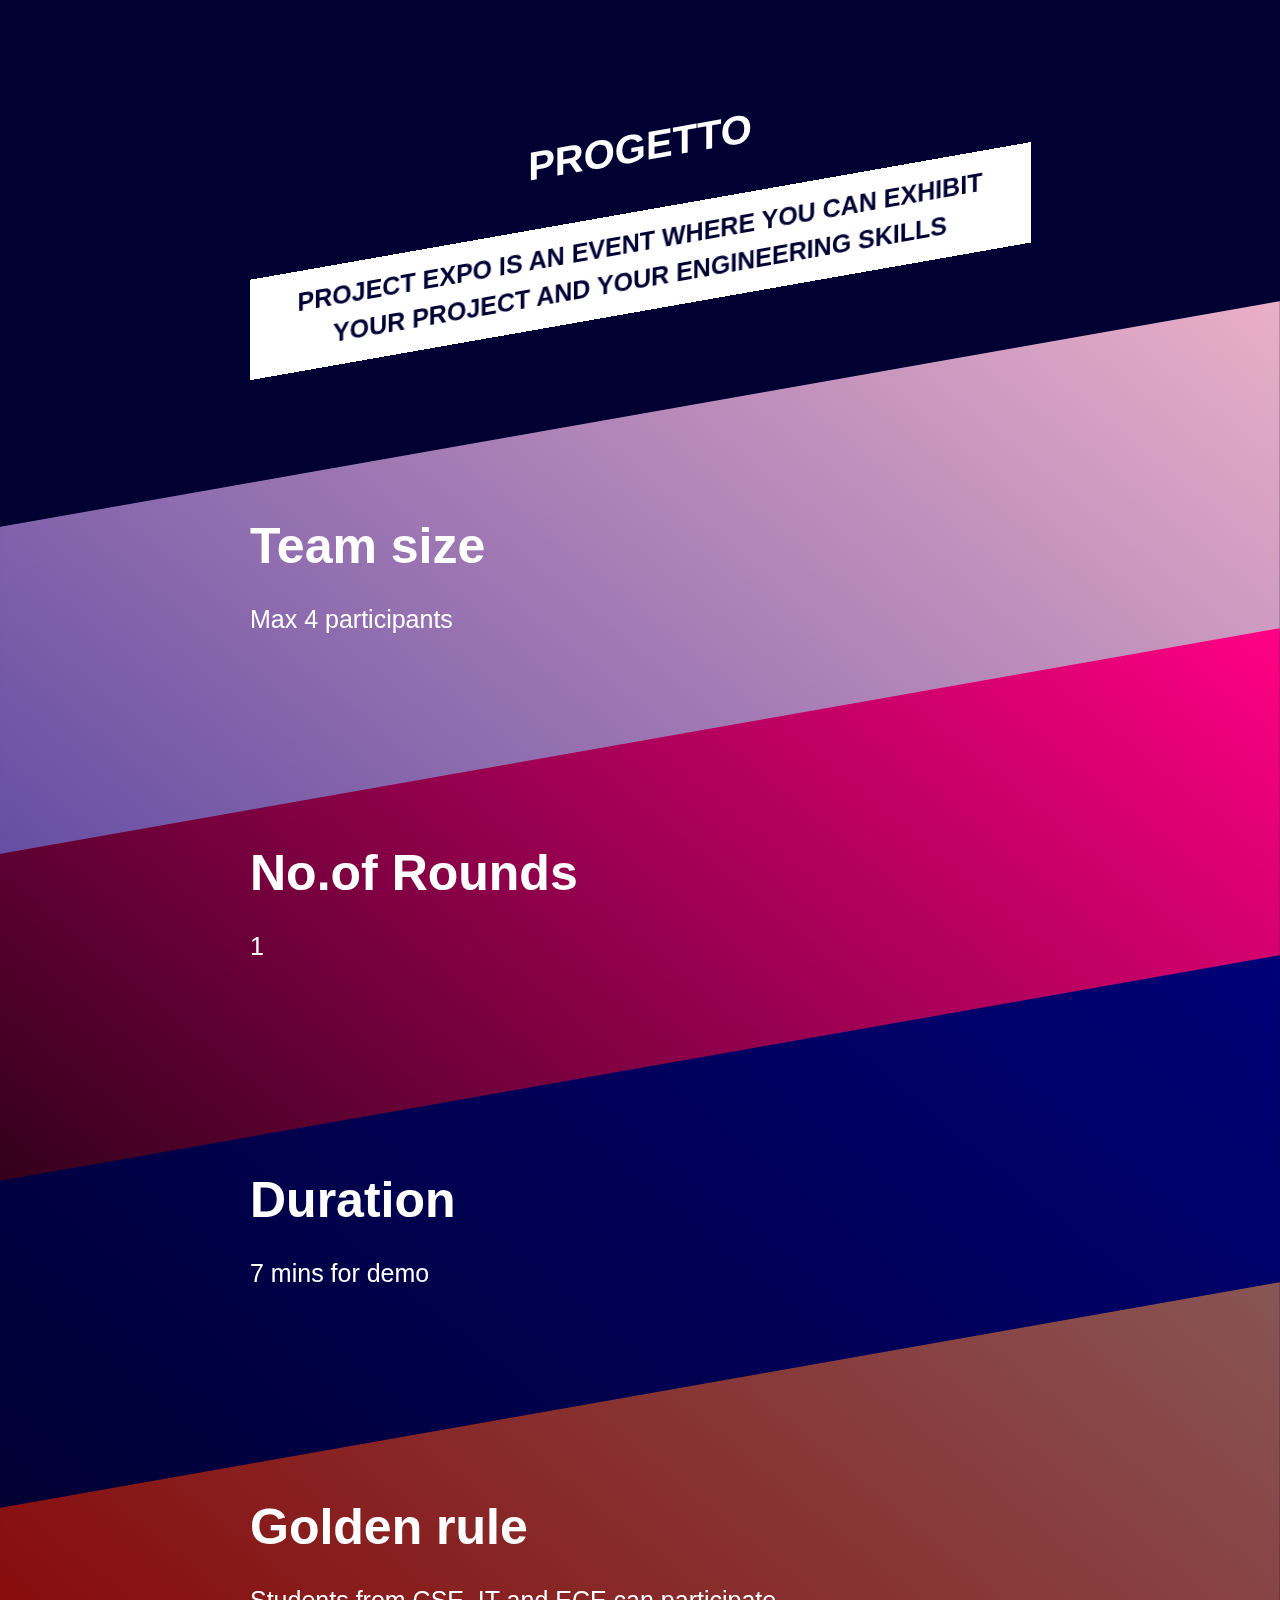
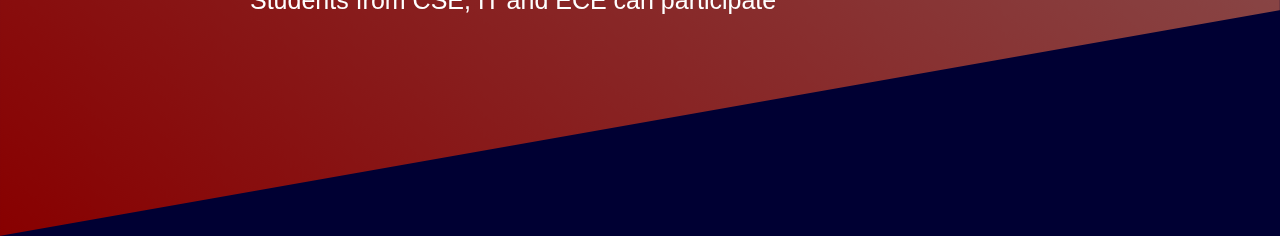
<file: project_files/yLyrmyg.html>
<!DOCTYPE html>
<html lang="en" style="--angle:-10deg; --magic-number:0.0881635;"><head><meta http-equiv="Content-Type" content="text/html; charset=UTF-8"><link type="text/css" id="dark-mode" rel="stylesheet" href="./yLyrmyg(1)"><style type="text/css" id="dark-mode-custom-style"></style>
<title>TechQuest 2020 | Progetto</title>
<link rel="shortcut icon" type="image/x-icon" href="assets/icons/favicon.png">
<link href="./css" rel="stylesheet">
<link rel="stylesheet" href="./normalize.min.css">
<meta name="viewport" content="width=device-width, initial-scale=1.0">

<style>
@charset "UTF-8";
:root {
  --width: 100vw;
  --full-width: 100vw;
  --angle: -11deg;
  /*-----------------
  Magic Number Alert:
  
  the 0.09719 is calculated by this formula:
  tan(11°) / 2
  11° is the current skewY value.
  ------------------*/
  --magic-number: 0.09719;
  --skew-padding: calc(var(--width) * var(--magic-number));
  --clip-padding: calc(var(--full-width) * var(--magic-number));
}
@media (min-width: 42em) {
  :root {
    --width: 42rem;
  }
}

.diagonal-box {
  position: relative;
  padding: var(--skew-padding) 0;
  margin-top: -1px;
}
.diagonal-box:before {
  content: "";
  position: absolute;
  left: 0;
  top: 0;
  right: 0;
  bottom: 0;
  transform: skewy(var(--angle));
  transform-origin: 50% 0;
  outline: 1px solid transparent;
  backface-visibility: hidden;
}

.bg-one:before {
  background-image: linear-gradient(45deg, #654ea3, #eaafc8);
}

.bg-two:before {
  background-image: linear-gradient(-135deg, #ff0084, #33001b);
}

.bg-three:before {
  background-image: linear-gradient(-135deg, #007, #003);
}

.bg-four:before {
  background-image: linear-gradient(-135deg, #855, #800);
}

.content {
  max-width: var(--width);
  margin: 0 auto;
  padding: 1.5em;
  position: relative;
  /* -----------
  enable the border to see, that the content
  perfectly fits into the section withou
  bleeding into the adjecting areas:
  ------------ */
}

/* --------------------
Clip Path Update
-------------------- */
.clip-path {
  margin-top: calc( ( var(--clip-padding) * -1 ) - 2px );
  background-image: linear-gradient(rgba(0, 0, 0, 0.05) 50%, 0, transparent 100%), linear-gradient(-135deg, #0cc, #066);
  background-size: .5em .5em, 100% 100%;
  padding: calc( ( var(--clip-padding) * 2 ) - ( var(--clip-padding) - var(--skew-padding) ) ) 0 4em;
  clip-path: polygon(0% calc(var(--clip-padding) * 2), 100% 0%, 100% 100%, 0% 100%);
}

/* --------------------
Presentational Styles 
-------------------- */
*, *:before, *:after {
  box-sizing: border-box;
}

html {
  font-size: 100%;
  transition: font-size 0.2s linear;
}
@media (min-width: 70em) {
  html {
    font-size: 125%;
  }
}

body {
  background: #003;
  padding-top: 8em;
  color: #fff;
  font-family: 'Raleway', sans-serif;
}

h1 {
  text-align: center;
  margin: 0 auto 1em;
  padding: 0 1em;
  max-width: 42rem;
  line-height: 1.2;
  transform: skewY(var(--angle));
  font-size: 3em;
  text-transform: uppercase;
  font-weight: 900;
}

h2 {
  font-size: 2.5em;
  margin: 0 0 0.5em;
  font-weight: 900;
}

.intro {
  font-size: 1.25em;
  transform: skewY(var(--angle));
  margin: 0em auto 0em;
  text-align: center;
  background: #fff;
  color: #003;
  font-weight: 900;
  padding: 0.5em;
  text-transform: uppercase;
}
.intro a {
  background-image: linear-gradient(transparent 90%, 0, #003 100%);
  background-image: none;
  border-bottom: 4px solid;
  transition: none;
}
.intro a:hover {
  border-color: #a06;
  opacity: 1;
}

p {
  font-size: 1.25em;
  margin: 0;
  line-height: 1.5;
}
p + p, svg + p {
  margin-top: 1em;
}
p code {
  background: #0033;
  padding: 0.125em 0.375em;
  border-radius: 0.125em;
}
@media (min-width: 35em) {
  p code {
    white-space: nowrap;
  }
}
p a {
  color: inherit;
  text-decoration: none;
  background-image: linear-gradient(transparent 90%, 0, #fffa 100%);
  padding: 0.125em 0;
  transition: opacity 0.3s ease-out;
}
p a:hover {
  text-decoration: none;
  opacity: 0.8;
}

.columns {
  display: flex;
  margin: 2em -1em;
}

.figure {
  display: block;
  width: 100%;
  margin: 0 1em;
}
.figure svg {
  display: block;
  width: 100%;
}
.figure .object {
  transform-origin: 140px 140px;
}
.figure .object--rotate {
  animation: rotate 3s ease-in-out alternate infinite;
}
.figure .object--skew {
  animation: skew 3s ease-in-out alternate infinite;
}
.figure .object--skew-pause {
  animation: skew-pause 6s ease-in-out infinite;
}
.figure .object--skew-pause-alt {
  animation: skew-pause-alt 6s ease-in-out infinite;
}
.figure figcaption {
  margin-top: 0.5em;
  line-height: 1.5;
  font-weight: 700;
  opacity: 0.9;
}

@keyframes rotate {
  0% {
    transform: rotate(0deg);
  }
  50% {
    transform: rotate(-11deg);
  }
  100% {
    transform: rotate(-11deg) scaleX(1.2);
  }
}
@keyframes skew {
  to {
    transform: skewY(-11deg);
  }
}
@keyframes skew-pause {
  0%, 70%, 100% {
    transform: skewY(0deg);
  }
  20%, 50% {
    transform: skewY(-11deg);
  }
}
@keyframes skew-pause-alt {
  0%, 40%, 100% {
    transform: skewY(0deg);
  }
  20%, 30% {
    transform: skewY(-11deg);
  }
}
.formula {
  font-family: monospace;
  font-size: 1.5em;
  display: block;
  margin: 1em auto;
  text-align: center;
}
@media (min-width: 26em) {
  .formula {
    font-size: 2em;
  }
}

.boxes {
  display: grid;
  grid-template-columns: repeat(4, 1fr);
  grid-gap: 3%;
  margin: 2em 0;
  --translation: 0;
}
.boxes .box {
  width: 100%;
  height: 0;
  padding-bottom: 100%;
  border: 1px solid #fff;
  background: #fff3;
  transform: translateY(var(--translation));
  animation: translate 3s ease-in-out infinite;
}
.boxes .box:nth-child(1) {
  --translation: calc(var(--skew-padding) * 1.5);
}
.boxes .box:nth-child(2) {
  --translation: calc(var(--skew-padding) * 1);
}
.boxes .box:nth-child(3) {
  --translation: calc(var(--skew-padding) * 0.5);
}
.boxes .box:nth-child(4) {
  --translation: calc(var(--skew-padding) * 0);
}

@keyframes translate {
  0%, 20%, 100% {
    transform: translateY(0);
  }
  50%, 70% {
    transform: translateY(var(--translation));
  }
}
/* ---------------------------------
   Interactive Controls
--------------------------------- */
.controls {
  background: #FFF3;
  z-index: 5;
  position: absolute;
  top: 0;
  left: 50%;
  transform: translateX(-50%);
  border-radius: 0 0 0.5em 0.5em;
  max-width: 90%;
}
.controls__headline {
  color: #fff;
  margin: 0.75em 1.125em 0.625em;
  font-size: 1em;
  text-align: center;
  font-weight: 400;
}

.angle-control {
  padding: 0.75em 0.625em 0.625em;
  margin: 0 0.5em;
  font-size: 1em;
  border-top: 1px solid #fff3;
  display: flex;
}
.angle-control > * {
  vertical-align: middle;
  margin: 0 0.5em;
}
.angle-control span {
  display: inline-block;
  min-width: 6ch;
}
.angle-control input {
  width: 8em;
  flex-shrink: 1;
}

.result {
  text-align: right;
}

[hidden] {
  display: none;
}
</style>
<script>
  window.console = window.console || function(t) {};
</script>
<script>
  if (document.location.search.match(/type=embed/gi)) {
    window.parent.postMessage("resize", "*");
  }
</script>
</head>
<body translate="no">

<div class="diagonal-box">
<div class="content">
<h1 style="font-size:2rem">Progetto</h1>
<p class="intro">
Project expo is an event where you can exhibit your project and your engineering skills
</p>
</div>
</div>

<div class="diagonal-box bg-one">
<div class="content">
<h2>Team size</h2>
<p>
Max 4 participants

</p>


</div>
</div>

<div class="diagonal-box bg-two">
<div class="content">
<h2>No.of Rounds</h2>
<p>
1
</p>

</div>
</div>



<div class="diagonal-box bg-three">
<div class="content">
<h2>Duration</h2>
<p> 7 mins for demo <!-- <span class="formula">x = tan(α) * a / 2</span> -->
</p>

</div>
</div>

<div class="diagonal-box bg-four">
<div class="content">
<h2>Golden rule</h2>
<p> 
  Students from CSE, IT and ECE can participate
  <!-- <span class="formula">x = tan(α) * a / 2</span> -->
</p>

</div>
</div>

<style type="text/css">
  body{
    padding-top: 20px;
  }
</style>


<script src="./stopExecutionOnTimeout-157cd5b220a5c80d4ff8e0e70ac069bffd87a61252088146915e8726e5d9f147.js.download"></script>
<script id="rendered-js">
const angleRange = document.getElementById('angle-control');
const angleResult = document.getElementById('angle-result');
const root = document.querySelector('HTML');
const boxes = document.querySelectorAll('.box');

angleRange.addEventListener("input", function () {
  const angle = angleRange.value;
  const angleRad = angle * Math.PI / 180;
  const magicNumber = Math.abs(Math.tan(angleRad) / 2);
  angleResult.innerHTML = angleRange.value + " deg";
  document.documentElement.style.setProperty('--angle', angleRange.value + 'deg');
  document.documentElement.style.setProperty('--magic-number', magicNumber);

  // Sadly the animation only updates correctly in Firefox :-(
  boxes.forEach(box => {
    box.style.animation = "none";
  });
}, false);
//# sourceURL=pen.js
    </script>


</body></html>
</file>
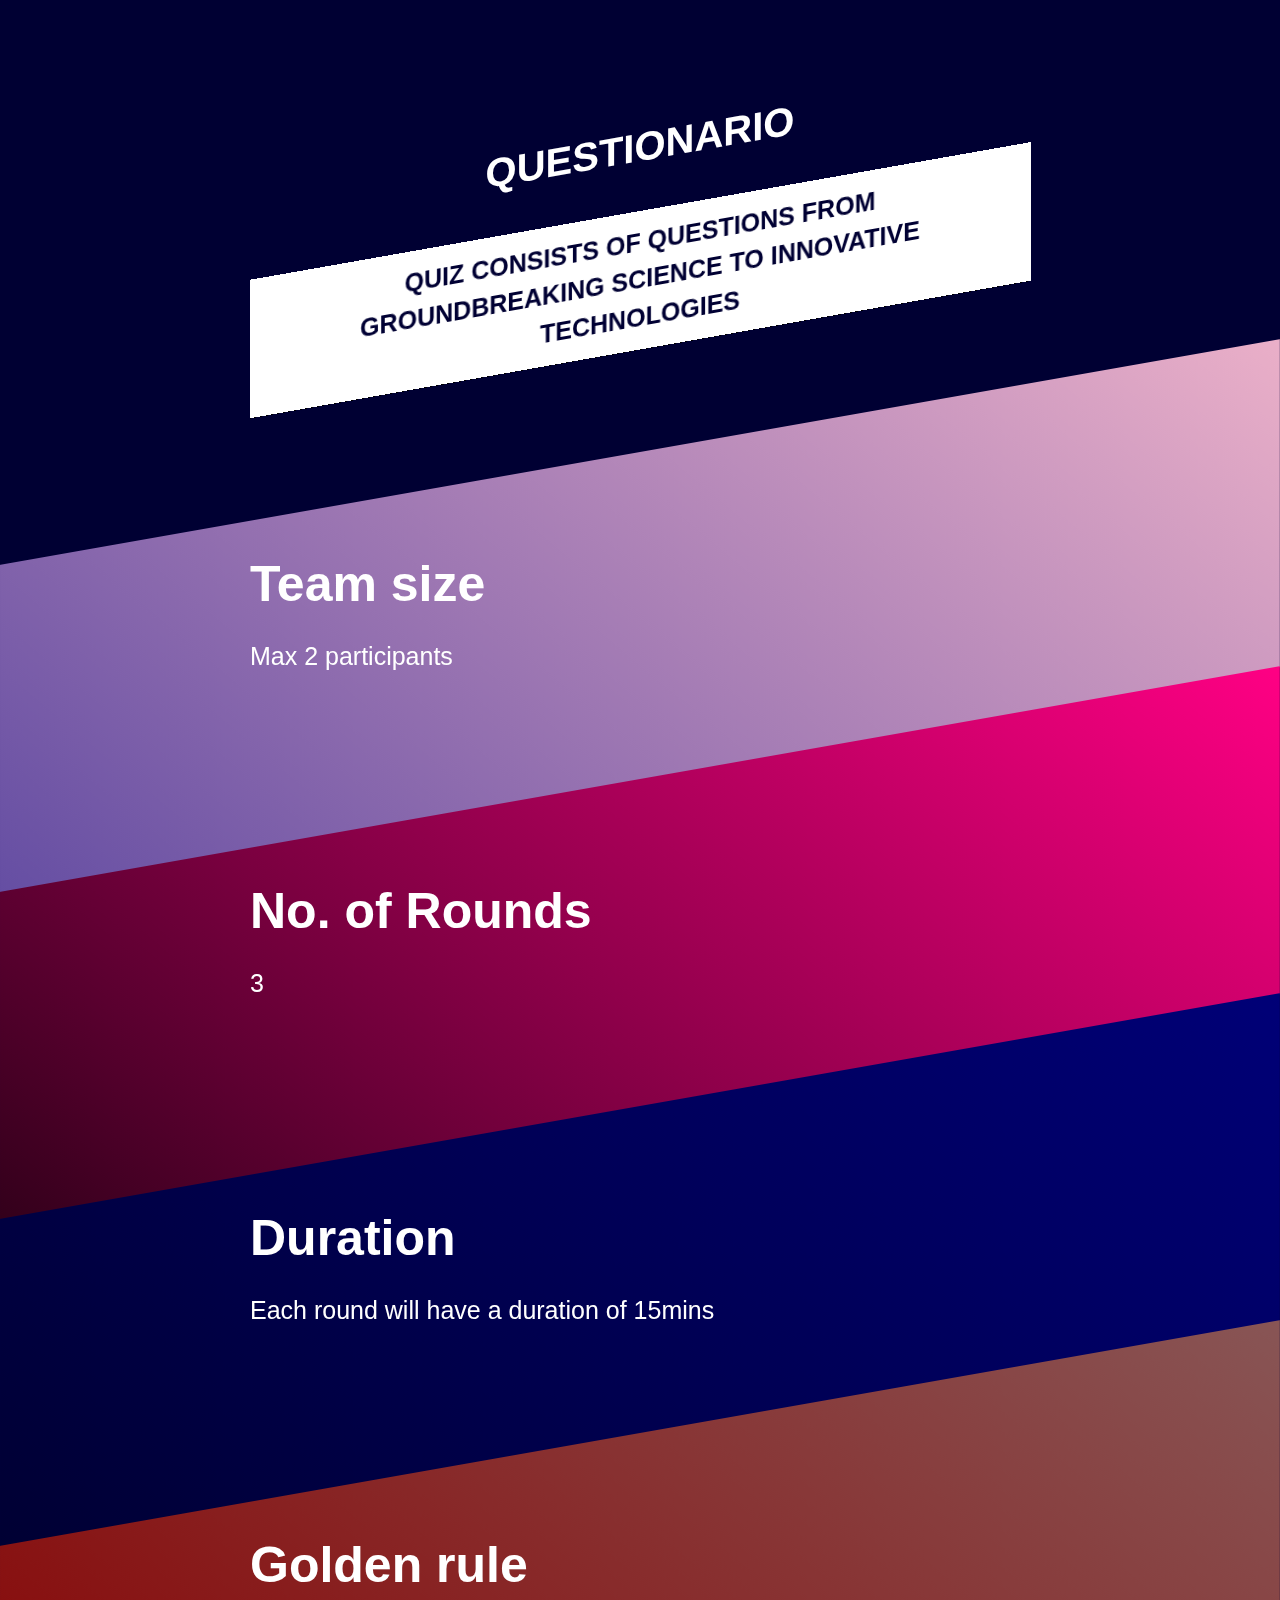
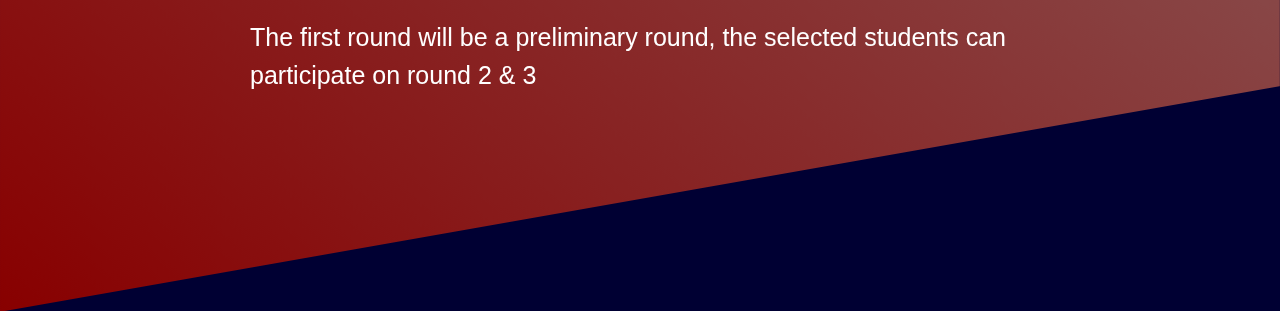
<file: quiz_files/yLyrmyg.html>
<!DOCTYPE html>
<html lang="en" style="--angle:-10deg; --magic-number:0.0881635;"><head><meta http-equiv="Content-Type" content="text/html; charset=UTF-8"><link type="text/css" id="dark-mode" rel="stylesheet" href="./yLyrmyg(1)"><style type="text/css" id="dark-mode-custom-style"></style>
<link rel="shortcut icon" type="image/x-icon" href="assets/icons/favicon.png">
<title>TechQuest 2020 | Questionario</title>
<link href="./css" rel="stylesheet">
<link rel="stylesheet" href="./normalize.min.css">
<meta name="viewport" content="width=device-width, initial-scale=1.0">
<style>
@charset "UTF-8";
:root {
  --width: 100vw;
  --full-width: 100vw;
  --angle: -11deg;
  /*-----------------
  Magic Number Alert:
  
  the 0.09719 is calculated by this formula:
  tan(11°) / 2
  11° is the current skewY value.
  ------------------*/
  --magic-number: 0.09719;
  --skew-padding: calc(var(--width) * var(--magic-number));
  --clip-padding: calc(var(--full-width) * var(--magic-number));
}
@media (min-width: 42em) {
  :root {
    --width: 42rem;
  }
}

.diagonal-box {
  position: relative;
  padding: var(--skew-padding) 0;
  margin-top: -1px;
}
.diagonal-box:before {
  content: "";
  position: absolute;
  left: 0;
  top: 0;
  right: 0;
  bottom: 0;
  transform: skewy(var(--angle));
  transform-origin: 50% 0;
  outline: 1px solid transparent;
  backface-visibility: hidden;
}

.bg-one:before {
  background-image: linear-gradient(45deg, #654ea3, #eaafc8);
}

.bg-two:before {
  background-image: linear-gradient(-135deg, #ff0084, #33001b);
}

.bg-three:before {
  background-image: linear-gradient(-135deg, #007, #003);
}

.bg-four:before {
  background-image: linear-gradient(-135deg, #855, #800);
}

.content {
  max-width: var(--width);
  margin: 0 auto;
  padding: 1.5em;
  position: relative;
  /* -----------
  enable the border to see, that the content
  perfectly fits into the section withou
  bleeding into the adjecting areas:
  ------------ */
}

/* --------------------
Clip Path Update
-------------------- */
.clip-path {
  margin-top: calc( ( var(--clip-padding) * -1 ) - 2px );
  background-image: linear-gradient(rgba(0, 0, 0, 0.05) 50%, 0, transparent 100%), linear-gradient(-135deg, #0cc, #066);
  background-size: .5em .5em, 100% 100%;
  padding: calc( ( var(--clip-padding) * 2 ) - ( var(--clip-padding) - var(--skew-padding) ) ) 0 4em;
  clip-path: polygon(0% calc(var(--clip-padding) * 2), 100% 0%, 100% 100%, 0% 100%);
}

/* --------------------
Presentational Styles 
-------------------- */
*, *:before, *:after {
  box-sizing: border-box;
}

html {
  font-size: 100%;
  transition: font-size 0.2s linear;
}
@media (min-width: 70em) {
  html {
    font-size: 125%;
  }
}

body {
  background: #003;
  padding-top: 8em;
  color: #fff;
  font-family: 'Raleway', sans-serif;
}

h1 {
  text-align: center;
  margin: 0 auto 1em;
  padding: 0 1em;
  max-width: 42rem;
  line-height: 1.2;
  transform: skewY(var(--angle));
  font-size: 3em;
  text-transform: uppercase;
  font-weight: 900;
}

h2 {
  font-size: 2.5em;
  margin: 0 0 0.5em;
  font-weight: 900;
}

.intro {
  font-size: 1.25em;
  transform: skewY(var(--angle));
  margin: 0em auto 0em;
  text-align: center;
  background: #fff;
  color: #003;
  font-weight: 900;
  padding: 0.5em;
  text-transform: uppercase;
}
.intro a {
  background-image: linear-gradient(transparent 90%, 0, #003 100%);
  background-image: none;
  border-bottom: 4px solid;
  transition: none;
}
.intro a:hover {
  border-color: #a06;
  opacity: 1;
}

p {
  font-size: 1.25em;
  margin: 0;
  line-height: 1.5;
}
p + p, svg + p {
  margin-top: 1em;
}
p code {
  background: #0033;
  padding: 0.125em 0.375em;
  border-radius: 0.125em;
}
@media (min-width: 35em) {
  p code {
    white-space: nowrap;
  }
}
p a {
  color: inherit;
  text-decoration: none;
  background-image: linear-gradient(transparent 90%, 0, #fffa 100%);
  padding: 0.125em 0;
  transition: opacity 0.3s ease-out;
}
p a:hover {
  text-decoration: none;
  opacity: 0.8;
}

.columns {
  display: flex;
  margin: 2em -1em;
}

.figure {
  display: block;
  width: 100%;
  margin: 0 1em;
}
.figure svg {
  display: block;
  width: 100%;
}
.figure .object {
  transform-origin: 140px 140px;
}
.figure .object--rotate {
  animation: rotate 3s ease-in-out alternate infinite;
}
.figure .object--skew {
  animation: skew 3s ease-in-out alternate infinite;
}
.figure .object--skew-pause {
  animation: skew-pause 6s ease-in-out infinite;
}
.figure .object--skew-pause-alt {
  animation: skew-pause-alt 6s ease-in-out infinite;
}
.figure figcaption {
  margin-top: 0.5em;
  line-height: 1.5;
  font-weight: 700;
  opacity: 0.9;
}

@keyframes rotate {
  0% {
    transform: rotate(0deg);
  }
  50% {
    transform: rotate(-11deg);
  }
  100% {
    transform: rotate(-11deg) scaleX(1.2);
  }
}
@keyframes skew {
  to {
    transform: skewY(-11deg);
  }
}
@keyframes skew-pause {
  0%, 70%, 100% {
    transform: skewY(0deg);
  }
  20%, 50% {
    transform: skewY(-11deg);
  }
}
@keyframes skew-pause-alt {
  0%, 40%, 100% {
    transform: skewY(0deg);
  }
  20%, 30% {
    transform: skewY(-11deg);
  }
}
.formula {
  font-family: monospace;
  font-size: 1.5em;
  display: block;
  margin: 1em auto;
  text-align: center;
}
@media (min-width: 26em) {
  .formula {
    font-size: 2em;
  }
}

.boxes {
  display: grid;
  grid-template-columns: repeat(4, 1fr);
  grid-gap: 3%;
  margin: 2em 0;
  --translation: 0;
}
.boxes .box {
  width: 100%;
  height: 0;
  padding-bottom: 100%;
  border: 1px solid #fff;
  background: #fff3;
  transform: translateY(var(--translation));
  animation: translate 3s ease-in-out infinite;
}
.boxes .box:nth-child(1) {
  --translation: calc(var(--skew-padding) * 1.5);
}
.boxes .box:nth-child(2) {
  --translation: calc(var(--skew-padding) * 1);
}
.boxes .box:nth-child(3) {
  --translation: calc(var(--skew-padding) * 0.5);
}
.boxes .box:nth-child(4) {
  --translation: calc(var(--skew-padding) * 0);
}

@keyframes translate {
  0%, 20%, 100% {
    transform: translateY(0);
  }
  50%, 70% {
    transform: translateY(var(--translation));
  }
}
/* ---------------------------------
   Interactive Controls
--------------------------------- */
.controls {
  background: #FFF3;
  z-index: 5;
  position: absolute;
  top: 0;
  left: 50%;
  transform: translateX(-50%);
  border-radius: 0 0 0.5em 0.5em;
  max-width: 90%;
}
.controls__headline {
  color: #fff;
  margin: 0.75em 1.125em 0.625em;
  font-size: 1em;
  text-align: center;
  font-weight: 400;
}

.angle-control {
  padding: 0.75em 0.625em 0.625em;
  margin: 0 0.5em;
  font-size: 1em;
  border-top: 1px solid #fff3;
  display: flex;
}
.angle-control > * {
  vertical-align: middle;
  margin: 0 0.5em;
}
.angle-control span {
  display: inline-block;
  min-width: 6ch;
}
.angle-control input {
  width: 8em;
  flex-shrink: 1;
}

.result {
  text-align: right;
}

[hidden] {
  display: none;
}
</style>
<script>
  window.console = window.console || function(t) {};
</script>
<script>
  if (document.location.search.match(/type=embed/gi)) {
    window.parent.postMessage("resize", "*");
  }
</script>
</head>
<body translate="no">

<div class="diagonal-box">
<div class="content">
<h1 style="font-size:2rem">QUESTIONARIO</h1>
<p class="intro">
Quiz consists of questions from <br> groundbreaking science to innovative technologies
</p>
</div>
</div>

<div class="diagonal-box bg-one">
<div class="content">
<h2>Team size</h2>
<p>
Max 2 participants
</p>


</div>
</div>
<div class="diagonal-box bg-two">
<div class="content">
<h2>No. of Rounds</h2>
<p>
3
</p>

</div>
</div>

<div class="diagonal-box bg-three">
<div class="content">
<h2>Duration</h2>
<p>
Each round will have a duration of 15mins 

</p>

</div>
</div>


<div class="diagonal-box bg-four">
<div class="content">
<h2>Golden rule</h2>
<p>The first round will be a preliminary round, the selected students can participate on round 2 & 3
</p>
</div>
</div>

<style type="text/css">
  body{
    padding-top: 20px;
  }
</style>



<script src="./stopExecutionOnTimeout-157cd5b220a5c80d4ff8e0e70ac069bffd87a61252088146915e8726e5d9f147.js.download"></script>
<script id="rendered-js">
const angleRange = document.getElementById('angle-control');
const angleResult = document.getElementById('angle-result');
const root = document.querySelector('HTML');
const boxes = document.querySelectorAll('.box');

angleRange.addEventListener("input", function () {
  const angle = angleRange.value;
  const angleRad = angle * Math.PI / 180;
  const magicNumber = Math.abs(Math.tan(angleRad) / 2);
  angleResult.innerHTML = angleRange.value + " deg";
  document.documentElement.style.setProperty('--angle', angleRange.value + 'deg');
  document.documentElement.style.setProperty('--magic-number', magicNumber);

  // Sadly the animation only updates correctly in Firefox :-(
  boxes.forEach(box => {
    box.style.animation = "none";
  });
}, false);
//# sourceURL=pen.js
    </script>


</body></html>
</file>
<file: angrybird_files/fullpage-4de243a40619a967c0bf13b95e1ac6f8de89d943b7fc8710de33f681fe287604.css>
html,body{overflow:hidden;height:100%}.fullpage{padding-bottom:0;margin:0;display:-webkit-box;display:-webkit-flex;display:-ms-flexbox;display:flex;-webkit-box-orient:vertical;-webkit-box-direction:normal;-webkit-flex-direction:column;-ms-flex-direction:column;flex-direction:column}.fullpage .main-header{min-width:0}.fullpage .mobile-action-button{display:block;width:48%;float:left;text-align:center;margin:0 4% 10px 0}.fullpage .mobile-action-button:nth-child(even){margin-right:0}.fullpage .jump-view{width:48%;margin:0 4% 10px 0;float:left}.fullpage .jump-view:nth-child(even){margin-right:0}.fullpage .jump-view:nth-child(3){display:none}.fullpage .jump-label{display:block}.oldie-header{display:none;padding:5px;background:black;color:white}html.oldie .oldie-header{display:block}html.oldie .main-header{display:none}#result-iframe-wrap{-webkit-box-flex:1;-webkit-flex:1 1 auto;-ms-flex:1 1 auto;flex:1 1 auto;height:100%;position:relative;overflow:auto;-webkit-overflow-scrolling:touch}html.oldie #result-iframe-wrap{height:100%;height:calc(100% - 32px)}#result{position:absolute;top:0;left:0;border:0;background:white;width:100%;height:100%;display:block}#full-view-ad{position:absolute;left:50%;bottom:9px;-webkit-transform:translateX(-50%);transform:translateX(-50%);width:-webkit-fit-content;width:-moz-fit-content;width:fit-content;z-index:1}
</file>
<file: angrybird_files/global-d130fb04d2af4193d8c01840fb74c14beb195c5eb6cbd4e67120cf81bba58222.css>
﻿*{margin:0;padding:0;-webkit-box-sizing:border-box;box-sizing:border-box}html,body{height:100%;-webkit-overflow-scrolling:touch}.preload *{-webkit-transition:none !important;transition:none !important}img,a img{outline:0;border:0}.page-wrap{position:relative;padding:20px 20px 50px 20px}img{max-width:100%;height:auto}body{background:#131417}@media (min-width: 831px){body{position:relative;height:auto;min-height:100vh}body:not(.sidebar-false){padding-left:188px}body.sidebar-collapsed{padding-left:10px}.main-sidebar{position:absolute;top:0;left:0;z-index:13;width:188px;min-height:100%;background:#1e1f26;-webkit-box-shadow:2px 0 5px rgba(0,0,0,0.2);box-shadow:2px 0 5px rgba(0,0,0,0.2);-webkit-transform:translateX(0);transform:translateX(0);-webkit-transition:-webkit-transform 0.4s cubic-bezier(0.38, 0.01, 0.09, 0.98);transition:-webkit-transform 0.4s cubic-bezier(0.38, 0.01, 0.09, 0.98);transition:transform 0.4s cubic-bezier(0.38, 0.01, 0.09, 0.98);transition:transform 0.4s cubic-bezier(0.38, 0.01, 0.09, 0.98),-webkit-transform 0.4s cubic-bezier(0.38, 0.01, 0.09, 0.98)}.main-sidebar .navigation-wrap{-webkit-transition:visibility 0s linear;transition:visibility 0s linear}.sidebar-collapsed .main-sidebar{-webkit-transform:translateX(-100%);transform:translateX(-100%)}.sidebar-collapsed .main-sidebar .navigation-wrap{visibility:hidden;-webkit-transition-delay:0.4s;transition-delay:0.4s}}@media (min-height: 720px) and (min-width: 831px){.main-sidebar{position:fixed}}.mega-header{position:relative;border-bottom:1px solid black;-webkit-box-shadow:0 2px 15px black;box-shadow:0 2px 15px black;background:#000 url(https://static.codepen.io/assets/global/texture-codepen-2-d817063398aa9a2b534f3834f8533e2bae759c25933b86cdd149d9f0cc38563d.png);background-position:0 -5px;padding:50px 20px 50px 20px;margin:0 0 20px 0}.mega-header.center h1,.mega-header.center p{padding-right:0;max-width:100%}.mega-header.mega-header-only{padding-bottom:0}.mega-header h1{font-size:4rem;padding:0 25% 0 0;word-break:break-word}.mega-header .mega-header-subhead{display:block;font-size:1.2rem;text-transform:uppercase;letter-spacing:1px;color:#717790}.mega-header .mega-header-subdescription{max-width:800px;margin:auto;letter-spacing:0.1px;line-height:26px}.mega-header p{color:#9b9dad;font-size:1.2rem;padding-right:200px}.mega-header p,.mega-header blockquote,.mega-header ol,.mega-header ul{max-width:1000px}.mega-header .actions-meta{position:absolute;top:0;right:20px;text-align:right}@media (max-width: 550px){.mega-header .actions-meta{position:static;display:-webkit-box;display:-webkit-flex;display:-ms-flexbox;display:flex;-webkit-flex-wrap:wrap;-ms-flex-wrap:wrap;flex-wrap:wrap;text-align:left}.mega-header .actions-meta .post-meta-line-hearter{display:none}.mega-header .actions-meta .meta-line br{display:none}}.mega-header .meta-line{margin:0 0 10px 0}.mega-header .date-block{padding:4px 8px;color:black;font-weight:bold}.mega-header .content-author{display:-webkit-box;display:-webkit-flex;display:-ms-flexbox;display:flex;-webkit-box-align:center;-webkit-align-items:center;-ms-flex-align:center;align-items:center;border-bottom:3px solid #47cf73}.mega-header .content-author .badge{top:-3px}.mega-header .content-author>*{margin-right:5px}@media (max-width: 850px){.mega-header{padding-left:20px;padding-right:20px}}@media (max-width: 550px){.mega-header{background:black;padding:20px 10px 10px 10px !important}.mega-header h1{font-size:2.5rem;margin:0 0 0.5rem 0;padding-right:0}.mega-header p{padding-right:0}.mega-header time,.mega-header button,.mega-header a{margin-right:5px}}@media (max-width: 550px){.bonus-text{display:none}}.more-link{text-transform:uppercase;letter-spacing:3px;font-size:0.9rem;font-weight:bold;-webkit-transition:0.2s;transition:0.2s}.more-link svg{width:16px;height:16px;fill:white;position:relative;top:3px;padding:2px;-webkit-transition:0.2s;transition:0.2s}.more-link:hover svg,.more-link:focus svg{fill:#b7bbc8;-webkit-transform:scale(1.1);transform:scale(1.1)}.more-link.more-link-pens:hover,.more-link.more-link-pens:focus{color:#8ee0ff}.more-link.more-link-pens svg{fill:#0ebeff}.more-link.more-link-projects:hover,.more-link.more-link-projects:focus{color:#ffeb8d}.more-link.more-link-projects svg{fill:#ffdd40}.more-link.more-link-posts:hover,.more-link.more-link-posts:focus{color:#84dfa1}.more-link.more-link-posts svg{fill:#47cf73}.more-link.more-link-collections:hover,.more-link.more-link-collections:focus{color:#d0a4ef}.more-link.more-link-collections svg{fill:#ae63e4}.title-header{position:relative;margin:30px 0 25px 0}.title-header .more-link{position:absolute;right:0;bottom:10px}.posts-title-header{border-bottom:4px solid #47cf73}.pens-title-header{border-bottom:4px solid #0ebeff}.collections-title-header{border-bottom:4px solid #ae63e4}.projects-title-header{border-bottom:4px solid #ffdd40}.deleteds-title-header{border-bottom:4px solid #717790}.header-help{position:absolute;right:0;bottom:7px}.header-help svg{fill:#b7bbc8;width:13px;height:13px}.header-help:hover svg,.header-help:focus svg{fill:white}.little-big-header{font-size:4.5rem;margin:0;color:white}@media (max-width: 550px){.little-big-header{font-size:2.8rem}}.grid-size-toggle{position:absolute;right:0;bottom:10px}.grid-size-toggle .icon-grid-6{width:23px}.grid-size-toggle .icon-grid-12{width:21px;height:32px}@media (max-width: 550px){.grid-size-toggle .button,.grid-size-toggle .file-upload-button{padding:4px 4px 4px 2px}.grid-size-toggle .button svg,.grid-size-toggle .file-upload-button svg{display:none}.grid-size-toggle #button-12-up::before{content:'12'}.grid-size-toggle #button-6-up::before{content:'6'}}.sidebar-false .main-header,.within-popup .main-header{background:#1e1f26;height:65px}@media (max-width: 830px){.sidebar-false .main-header,.within-popup .main-header{height:53px}}.sidebar-false .main-header .navigation-wrap,.within-popup .main-header .navigation-wrap{display:-webkit-box;display:-webkit-flex;display:-ms-flexbox;display:flex;-webkit-box-align:center;-webkit-align-items:center;-ms-flex-align:center;align-items:center;-webkit-flex-shrink:0;-ms-flex-negative:0;flex-shrink:0}.sidebar-false .main-header .pin-dropdown-alone-button,.within-popup .main-header .pin-dropdown-alone-button{padding:0.625rem 0.25rem 0.75rem 0.625rem;margin-right:0.75rem}.sidebar-false .main-header .pin-dropdown-alone-button .icon-icon-pin,.within-popup .main-header .pin-dropdown-alone-button .icon-icon-pin{margin-right:0.25rem}.sidebar-false .main-header .pin-dropdown-alone-button .icon-arrow-down-mini,.within-popup .main-header .pin-dropdown-alone-button .icon-arrow-down-mini{width:10px;height:8px;margin-bottom:3px}@media (max-width: 1000px){.sidebar-false .main-header .button,.sidebar-false .main-header .file-upload-button,.within-popup .main-header .button,.within-popup .main-header .file-upload-button{padding-left:8px;padding-right:8px;font-size:1rem}.sidebar-false .main-header .button,.sidebar-false .main-header .file-upload-button,.sidebar-false .main-header .multi-button,.within-popup .main-header .button,.within-popup .main-header .file-upload-button,.within-popup .main-header .multi-button{margin-left:0;margin-right:6px}.sidebar-false .main-header .multi-button .button,.sidebar-false .main-header .multi-button .file-upload-button,.within-popup .main-header .multi-button .button,.within-popup .main-header .multi-button .file-upload-button{margin-right:0}}@media (max-width: 800px){.sidebar-false .main-header .button .icon,.sidebar-false .main-header .file-upload-button .icon,.within-popup .main-header .button .icon,.within-popup .main-header .file-upload-button .icon{margin-right:0}.sidebar-false .main-header .button .label,.sidebar-false .main-header .file-upload-button .label,.within-popup .main-header .button .label,.within-popup .main-header .file-upload-button .label{position:absolute;top:-9999px;left:-9999px}}@media (max-width: 767px), (max-height: 440px){.sidebar-false .main-header .button,.sidebar-false .main-header .file-upload-button,.within-popup .main-header .button,.within-popup .main-header .file-upload-button{padding:5px 7px}.sidebar-false .main-header .editor-actions .button,.sidebar-false .main-header .editor-actions .file-upload-button,.within-popup .main-header .editor-actions .button,.within-popup .main-header .editor-actions .file-upload-button{padding:0.5rem 1rem}.sidebar-false .main-header .multi-button-pin,.sidebar-false .main-header .pin-dropdown-alone-button,.within-popup .main-header .multi-button-pin,.within-popup .main-header .pin-dropdown-alone-button{display:none}}.sidebar-false.details .main-header{background:#2c303a}.editor-actions-menu{display:-webkit-box;display:-webkit-flex;display:-ms-flexbox;display:flex}.editor-actions-menu .footer-button{display:none;position:relative}@media (max-width: 767px), (max-height: 440px){.editor-actions-menu .footer-button{display:block}.editor-actions-menu .footer-button[aria-expanded='true'] svg{-webkit-transform:scale(1, -1) translateY(-1px);transform:scale(1, -1) translateY(-1px)}.editor-actions-menu .footer-button[aria-expanded='true'] span{width:6px}.editor-actions-menu .footer-button[aria-expanded='true'] span:before{width:9px}}.toggle-actions-button{width:36px;height:32px;padding:15px 8px;cursor:pointer;border-radius:4px;margin:0 5px 0 0;position:relative;background:#444857;-webkit-transition:all 0.2s ease;transition:all 0.2s ease}.toggle-actions-button svg{width:12px;height:9px;position:absolute;top:8px;right:6px;fill:white;-webkit-transition:-webkit-transform 0.2s ease;transition:-webkit-transform 0.2s ease;transition:transform 0.2s ease;transition:transform 0.2s ease, -webkit-transform 0.2s ease;-webkit-transform:scale(1, 1);transform:scale(1, 1)}.toggle-actions-button span{position:relative;display:block;background:white;border-radius:6px;height:2px;width:10px}.toggle-actions-button span::before,.toggle-actions-button span::after{content:'';position:absolute;left:0;height:inherit;background:inherit;border-radius:inherit;-webkit-transition:inherit;transition:inherit}.toggle-actions-button span::before{top:-6px;width:6px}.toggle-actions-button span::after{bottom:-6px;width:16px}.editor-actions{display:-webkit-box;display:-webkit-flex;display:-ms-flexbox;display:flex}@media (max-width: 767px), (max-height: 440px){.editor-actions{display:block;position:absolute;z-index:400;top:100%;right:0;width:225px;max-height:75vh;padding-bottom:1rem;overflow:hidden;overflow-y:auto;background:#1e1f26;-webkit-box-shadow:0 2rem 4rem #0a0a0c;box-shadow:0 2rem 4rem #0a0a0c;opacity:0;visibility:hidden;-webkit-transform:scale(0.9);transform:scale(0.9);-webkit-transform-origin:top right;transform-origin:top right;-webkit-transition:all 0.2s ease-in-out, visibility 0s linear 0.2s;transition:all 0.2s ease-in-out, visibility 0s linear 0.2s}.editor-actions::-webkit-scrollbar{width:0.5em;height:0.5em}.editor-actions::-webkit-scrollbar-thumb{background:#717790}.editor-actions::-webkit-scrollbar-track{background:#b8bbc8}.editor-actions[data-expanded='true']{opacity:1;visibility:visible;-webkit-transform:scale(1);transform:scale(1);-webkit-transition-delay:0s, 0s;transition-delay:0s, 0s;pointer-events:auto}.editor-actions .button,.editor-actions .file-upload-button{line-height:1.4;display:block;background:none;border:none;border-radius:0;font-weight:bold !important;width:100%;text-align:left}.editor-actions .button:hover,.editor-actions .file-upload-button:hover,.editor-actions .button:focus,.editor-actions .file-upload-button:focus{background:#444857}.editor-actions .button .label,.editor-actions .file-upload-button .label{position:static !important}.editor-actions .button .icon:not(.icon-heart),.editor-actions .file-upload-button .icon:not(.icon-heart){margin-right:0.4rem !important}}.recent-activity-widget{margin-top:1rem}.recent-activity-widget a{color:#0ebeff;font-weight:bold}.recent-activity-widget a:hover,.recent-activity-widget a:focus{color:#76daff}.recent-activity-widget ol{list-style:none}.recent-activity-widget li{margin:0 0 20px 0;font-size:0.9em;clear:both;overflow:hidden;position:relative}.recent-activity-widget .activity-avatar{width:10%;height:auto;float:left}.recent-activity-widget .activity-avatar img{width:100%;display:block}.recent-activity-widget .activity-date,.recent-activity-widget .activity-sentence{float:right;width:90%;margin:0}.recent-activity-widget .activity-sentence{margin:0 0 3px 0}.recent-activity-widget svg{position:absolute;top:3px;left:0;fill:#aaaebc;width:20px;height:20px}.site-footer{font-family:'Lato', 'Lucida Grande', 'Lucida Sans Unicode', Tahoma, Sans-Serif;height:30px;line-height:1;position:fixed;width:100%;bottom:0;left:0;padding:0 5px;display:-webkit-box;display:-webkit-flex;display:-ms-flexbox;display:flex;-webkit-box-align:center;-webkit-align-items:center;-ms-flex-align:center;align-items:center;white-space:nowrap;color:#9b9dad;background:#2c303a;border-top:1px solid #444857;z-index:10;font-size:1rem}.site-footer a{color:#cccedb}.site-footer a:hover,.site-footer a:focus{color:white}.footer-left{height:100%;padding:9px 0;z-index:1}@media (min-width: 551px){.footer-left{-webkit-box-flex:1;-webkit-flex-grow:1;-ms-flex-positive:1;flex-grow:1;display:-webkit-box;display:-webkit-flex;display:-ms-flexbox;display:flex;-webkit-box-align:center;-webkit-align-items:center;-ms-flex-align:center;align-items:center}}.footer-left>.button,.footer-left>.file-upload-button{margin-right:8px}.export-feature-notifier.export-feature-notifier{margin:0;position:absolute;top:-4px;right:-2px}.footer-right{display:-webkit-box;display:-webkit-flex;display:-ms-flexbox;display:flex;-webkit-box-align:center;-webkit-align-items:center;-ms-flex-align:center;align-items:center}@media (max-width: 610px){.footer-right{position:relative;padding-left:5px}}@media (max-width: 610px){.editor-footer .footer-right{position:absolute;right:5px;padding-left:0}}.footer-right .pick-iframe{display:inline-block;width:70px;height:20px;background:none;vertical-align:top;margin:0 5px 0 0}.footer-right>a{display:inline-block;position:relative}.footer-icon svg{width:15px;height:15px;fill:white;display:inline-block;vertical-align:middle;top:-1px;position:relative}.footer-badge .badge{position:relative;top:-1px}.footer-badge:hover .badge,.footer-badge:focus .badge{background:white}.footer-icon-editor svg{width:16px !important;height:16px !important;fill:#5a5f73}.footer-icon-editor:hover svg,.footer-icon-editor:active svg{fill:#9b9dad}.layout-change-links{display:inline-block}body.layout-left .layout-change-links #left-layout svg,body.layout-top .layout-change-links #top-layout svg,body.layout-right .layout-change-links #right-layout svg{fill:#b7bbc8}.footer-word-links{display:inline-block}.footer-word-links a{margin-left:4px}.collections-select{width:120px;display:inline-block;background:url(https://static.codepen.io/assets/buttons/arrow-tiny-down-white-cd748d5e97310942356ea8298bca9b344350441cffed1a653c89551258a76b3a.png) 93% 7px no-repeat,#444857 !important;color:white;-webkit-transform:none !important;transform:none !important;text-align:left !important;-webkit-appearance:none;-moz-appearance:none;border:0;text-indent:0.01px;padding-bottom:0;border-radius:3px;line-height:1.5}.collections-select option{background:white;color:black}.button.zoom-select,.zoom-select.file-upload-button{display:none}@media (max-width: 767px), (max-height: 440px){.button.zoom-select,.zoom-select.file-upload-button{display:inline-block}}.editor-toggle-buttons>.button,.editor-toggle-buttons>.file-upload-button{background:#1e1e1e}.editor-toggle-buttons>.button.active,.editor-toggle-buttons>.active.file-upload-button{color:white;font-weight:700 !important;background:#1e1e1e}.editor-toggle-buttons>.button:not(:first-child),.editor-toggle-buttons>.file-upload-button:not(:first-child){border-left:1px solid #5a5f73}.editor-layout-buttons{display:inline-block;position:relative;top:1px}.footer-professor .layout-change-links{position:relative}body.student .footer-professor .layout-change-links::after{content:'';position:absolute;top:0;left:0;width:100%;height:100%}.student-count{color:white;margin:0 5px}.footer-collab .student-count{background:#717790}.pres-footer .mini-logo{vertical-align:middle;margin-right:5px}.preview-size-buttons{margin:0 !important}.footer-icon-editor{margin-left:5px}.footer-actions-menu .toggle-footer-menu-button{display:none}.footer-actions-menu .footer-actions{display:-webkit-inline-box;display:-webkit-inline-flex;display:-ms-inline-flexbox;display:inline-flex}@media (max-width: 550px){.footer-actions-menu .toggle-footer-menu-button{display:inline-block;padding:0px 16px}.footer-actions-menu .toggle-footer-menu-button svg{-webkit-transform:rotate(180deg);transform:rotate(180deg);-webkit-transition:0.2s -webkit-transform;transition:0.2s -webkit-transform;transition:0.2s transform;transition:0.2s transform, 0.2s -webkit-transform}.footer-actions-menu .toggle-footer-menu-button[aria-expanded='true'] svg{-webkit-transform:rotate(0deg);transform:rotate(0deg)}.footer-actions-menu .footer-actions{display:block;position:absolute;left:0;bottom:100%;z-index:400;width:100%;padding:10px;-webkit-box-sizing:border-box;box-sizing:border-box;overflow:hidden;background:#1e1f26;opacity:0;visibility:hidden;-webkit-transform:scale(0.9);transform:scale(0.9);-webkit-transform-origin:bottom left;transform-origin:bottom left;-webkit-transition:all 0.2s ease-in-out, visibility 0s linear 0.2s;transition:all 0.2s ease-in-out, visibility 0s linear 0.2s}.footer-actions-menu .footer-actions[data-expanded='true']{opacity:1;visibility:visible;-webkit-transform:scale(1);transform:scale(1);-webkit-transition-delay:0s, 0s;transition-delay:0s, 0s}}@font-face{font-family:'Telefon Black';src:url(https://static.codepen.io/assets/telefon/black/3f32b1c9-8e26-465e-ae02-ff82a378b670-3-78992f1ed89d5cadb09702e6a0d5bbb0302e85c728c1f8d18fdc8aa56870104c.woff) format("woff"),url(https://static.codepen.io/assets/telefon/black/3f32b1c9-8e26-465e-ae02-ff82a378b670-3-6435f1279663bb84d4a1d8effe0adafbf8499ff6efdd01a59be848c90d8c4c0b.woff2) format("woff2")}@font-face{font-family:'Telefon';src:url(https://static.codepen.io/assets/telefon/bold/af889c53-1ee3-4868-8fdc-2b310d587b50-3-b7a87e0fbd213943fae0c0ef5985635dd43fa9c24876b2725127a13ccaf4ab6a.woff) format("woff"),url(https://static.codepen.io/assets/telefon/bold/af889c53-1ee3-4868-8fdc-2b310d587b50-3-446e9e68a40500d1b24a18331c6d6a78226d276079dcdc2ad9e80a48bdcfd948.woff2) format("woff2")}html{font-family:'Lato', 'Lucida Grande', 'Lucida Sans Unicode', Tahoma, Sans-Serif;line-height:1.5;font-size:15px;font-weight:400}@media (max-width: 830px){html{font-size:14px}}@media (max-width: 550px){html{font-size:13px}}body{color:white}h1,h2,h3,h4,h5,h6{line-height:1.2;margin:0 0 10px 0;font-weight:normal}h1 .title-callout,h2 .title-callout,h3 .title-callout,h4 .title-callout,h5 .title-callout,h6 .title-callout{color:#0ebeff}h2,h3,h4,h5,h6{font-family:'Lato', 'Lucida Grande', 'Lucida Sans Unicode', Tahoma, Sans-Serif}h1,.h1{-webkit-font-smoothing:antialiased;-moz-osx-font-smoothing:grayscale;font-family:'Telefon Black', Sans-Serif;line-height:1.1;font-size:3rem}@media (max-width: 550px){h1,.h1{font-size:2.2rem}}h2,.h2{font-family:'Telefon', Sans-Serif;font-size:1.8rem}h3,.h3,dt{font-size:1.4rem;font-weight:bold}h4,.h4{font-size:1.2rem;font-weight:bold;text-transform:uppercase}h5,.h5{font-weight:bold;text-transform:uppercase}h6{font-weight:bold}.block-title{text-align:center;padding:1em 0}.superhead{text-transform:uppercase;font-size:1rem;font-weight:bold;letter-spacing:3px}.content-author{padding:15px 0}.content-author .user-avatar{display:block}.content-author time{white-space:nowrap}.mega-header .content-author{color:#9b9dad}@media (max-width: 550px){.mega-header .content-author{margin:0 0 20px 0}}p,pre,blockquote{margin:0 0 1em 0}p:empty,pre:empty,blockquote:empty{display:none}a{text-decoration:none;color:#76daff}a:hover,a:focus,a:active{cursor:pointer;color:white}time{color:#b7bbc8;text-transform:uppercase;letter-spacing:0.5px;font-size:80%}blockquote{padding:0.5rem 1rem 0.625rem;border-left:2px solid #0ebeff;background:#f1f1f3;color:#717790}blockquote p:last-child{margin:0}.text ul,.text ol{margin:0 0 1.5rem 0;padding:0 0 0 1.5rem}.text ul li,.text ol li{margin:0 0 0.5rem 0}.text table{border-collapse:collapse;margin:0 0 1rem 0}.text table th,.text table td{padding:3px 8px;border:1px solid #717790}.text>p:last-child{margin-bottom:0}aside p,aside address{color:#aaaebc;font-style:normal}.pen-description p code,.pen-description li code{color:#aaaebc}.pen-description a code{color:#76daff}.pen-description a:hover code{color:white}.comment-text code,.pen-description code{font-family:'Source Code Pro', Menlo, Consolas, Monaco, monospace;font-size:85%;text-transform:none}.comment-text p code,.comment-text li code,.pen-description p code,.pen-description li code{margin:0 2px}.comment-text p code,.pen-description p code{padding:2px 5px;border-radius:2px;background:rgba(0,0,0,0.2)}.pen-description pre,.post-body pre,.comment-text pre{color:white;padding:0;margin:0 0 1rem 0;font-family:'Source Code Pro', Menlo, Consolas, Monaco, monospace;font-size:85%;-moz-tab-size:2;-o-tab-size:2;tab-size:2;-ms-word-break:normal;word-break:normal;-webkit-hyphens:none;-ms-hyphens:none;hyphens:none;position:relative}.pen-description pre[class*='lang-'],.post-body pre[class*='lang-'],.comment-text pre[class*='lang-']{margin-top:2.2rem}@media (max-width: 550px){.pen-description pre[class*='lang-'],.post-body pre[class*='lang-'],.comment-text pre[class*='lang-']{margin-top:2.5rem}}.pen-description pre.has-code,.post-body pre.has-code,.comment-text pre.has-code{white-space:normal}.pen-description pre>code,.post-body pre>code,.comment-text pre>code{font-family:'Source Code Pro', Menlo, Consolas, Monaco, monospace;font-size:inherit;background:none;padding:15px;white-space:pre-wrap;display:block;overflow-x:auto}.pen-description pre>code::-webkit-scrollbar,.post-body pre>code::-webkit-scrollbar,.comment-text pre>code::-webkit-scrollbar{width:0.5rem;height:0.5rem}.pen-description pre>code::-webkit-scrollbar-thumb,.post-body pre>code::-webkit-scrollbar-thumb,.comment-text pre>code::-webkit-scrollbar-thumb{background:#717790}.pen-description pre>code::-webkit-scrollbar-track,.post-body pre>code::-webkit-scrollbar-track,.comment-text pre>code::-webkit-scrollbar-track{background:none}.pen-description pre[class]::before,.post-body pre[class]::before,.comment-text pre[class]::before{font-family:'Lato', 'Lucida Grande', 'Lucida Sans Unicode', Tahoma, Sans-Serif;display:block;background:#2c303a;border-bottom:1px solid #5a5f73;color:#9b9dad;padding:5px;font-size:75%;line-height:1}.pen-description pre.lang-xml::before,.post-body pre.lang-xml::before,.comment-text pre.lang-xml::before{content:'HTML'}.pen-description pre.lang-html::before,.post-body pre.lang-html::before,.comment-text pre.lang-html::before{content:'HTML'}.pen-description pre.lang-haml::before,.post-body pre.lang-haml::before,.comment-text pre.lang-haml::before{content:'Haml'}.pen-description pre.lang-markdown::before,.post-body pre.lang-markdown::before,.comment-text pre.lang-markdown::before{content:'Markdown'}.pen-description pre.lang-application\/x-slim::before,.post-body pre.lang-application\/x-slim::before,.comment-text pre.lang-application\/x-slim::before{content:'Slim'}.pen-description pre.lang-pug::before,.post-body pre.lang-pug::before,.comment-text pre.lang-pug::before{content:'Pug'}.pen-description pre.lang-css::before,.post-body pre.lang-css::before,.comment-text pre.lang-css::before{content:'CSS'}.pen-description pre.lang-text\/x-scss::before,.post-body pre.lang-text\/x-scss::before,.comment-text pre.lang-text\/x-scss::before{content:'SCSS'}.pen-description pre.lang-text\/x-sass::before,.post-body pre.lang-text\/x-sass::before,.comment-text pre.lang-text\/x-sass::before{content:'Sass'}.pen-description pre.lang-text\/x-less::before,.post-body pre.lang-text\/x-less::before,.comment-text pre.lang-text\/x-less::before{content:'Less'}.pen-description pre.lang-text\/x-styl::before,.post-body pre.lang-text\/x-styl::before,.comment-text pre.lang-text\/x-styl::before{content:'Stylus'}.pen-description pre.lang-text\/x-postcss::before,.post-body pre.lang-text\/x-postcss::before,.comment-text pre.lang-text\/x-postcss::before{content:'PostCSS'}.pen-description pre.lang-javascript::before,.post-body pre.lang-javascript::before,.comment-text pre.lang-javascript::before{content:'JavaScript'}.pen-description pre.lang-livescript::before,.post-body pre.lang-livescript::before,.comment-text pre.lang-livescript::before{content:'LiveScript'}.pen-description pre.lang-text\/typescript::before,.post-body pre.lang-text\/typescript::before,.comment-text pre.lang-text\/typescript::before{content:'TypeScript'}.pen-description pre.lang-coffeescript::before,.post-body pre.lang-coffeescript::before,.comment-text pre.lang-coffeescript::before{content:'CoffeeScript'}.pen-description pre.lang-ruby::before,.post-body pre.lang-ruby::before,.comment-text pre.lang-ruby::before{content:'Ruby'}.pen-description pre.lang-shell::before,.post-body pre.lang-shell::before,.comment-text pre.lang-shell::before{content:'Shell'}.pen-description pre.lang-application\/x-httpd-php::before,.post-body pre.lang-application\/x-httpd-php::before,.comment-text pre.lang-application\/x-httpd-php::before{content:'PHP'}.pen-description pre.lang-sql::before,.post-body pre.lang-sql::before,.comment-text pre.lang-sql::before{content:'SQL'}.pen-description pre:not([class]),.post-body pre:not([class]),.comment-text pre:not([class]){background:#444857;overflow:auto;padding:1rem}.pen-description pre:not([class])>code,.post-body pre:not([class])>code,.comment-text pre:not([class])>code{display:inline;padding:0}input[type='name'],input[type='text'],input[type='email'],input[type='password'],input[type='search'],input[type='url'],input[type='tel'],input[type='number'],textarea{font-family:'Lato', 'Lucida Grande', 'Lucida Sans Unicode', Tahoma, Sans-Serif;font-size:13px;-webkit-appearance:none;padding:4px 5px 4px 5px;outline:0;background:#d5d7de;border:3px solid #d5d7de;border-radius:3px}input[type='name']:focus,input[type='text']:focus,input[type='email']:focus,input[type='password']:focus,input[type='search']:focus,input[type='url']:focus,input[type='tel']:focus,input[type='number']:focus,textarea:focus{border-color:#717790;background:#fff}input[type='number']::-webkit-inner-spin-button,input[type='number']::-webkit-outer-spin-button{-webkit-appearance:none;margin:0}label[for],input[type='checkbox'],input[type='radio']{cursor:pointer}fieldset{border:1px solid #717790;padding:10px;margin:0 0 010px 0}legend{padding:0 10px}form.form-on-white{background:white}form.form-on-white label{color:#2c303a}textarea.is-code{font-family:Monaco, Courier, MonoSpace}label.small{display:block;font-size:0.8em;margin:0 0 2px 0}label.small-inline{font-size:0.8em;display:inline-block !important;margin-right:3px}.mega-fullwidth.mega-fullwidth{width:100%;margin:10px 0;font-size:1.5em;padding:0.5em}.form-like-form>div{clear:both;margin:0 0 10px 0}@media (max-width: 550px){.form-like-form>div{margin:0 0 20px 0}}.form-like-form label{display:block;width:35%;float:left;text-align:right;padding:9px 10px 0 0;color:#c7c9d3;text-transform:uppercase;letter-spacing:0.5px}@media (max-width: 830px){.form-like-form label{text-align:left}}@media (max-width: 550px){.form-like-form label{float:none;width:100%}}.form-like-form input[type='name'],.form-like-form input[type='tel'],.form-like-form input[type='text'],.form-like-form input[type='email'],.form-like-form input[type='password'],.form-like-form input[type='url'],.form-like-form textarea{padding:10px;width:64%}@media (max-width: 550px){.form-like-form input[type='name'],.form-like-form input[type='tel'],.form-like-form input[type='text'],.form-like-form input[type='email'],.form-like-form input[type='password'],.form-like-form input[type='url'],.form-like-form textarea{width:100%;margin:2px 0 0 0}}.form-like-form input[type='checkbox'],.form-like-form select{position:relative;top:3px}.form-like-form select{width:25%}@media (max-width: 550px){.form-like-form select{width:100%}}.form-like-form textarea{height:100px;display:block}.form-like-form .hint{color:#9b9dad;font-size:0.85em;padding:5px 0 0 35%}.form-like-form .hint strong{color:white}@media (max-width: 550px){.form-like-form .hint{padding-left:0}}.form-like-form .end-form-buttons{padding-top:10px}.form-like-form-halfs label{width:50%}.form-like-form-halfs select{width:50%}.top-label-form label{font-weight:normal;display:block;margin:0 0 3px 0;text-transform:uppercase;letter-spacing:0.5px}.top-label-form input[type='name'],.top-label-form input[type='tel'],.top-label-form input[type='text'],.top-label-form input[type='email'],.top-label-form input[type='password'],.top-label-form input[type='url'],.top-label-form textarea{padding:10px;width:100%}.top-label-form select{background:#c7c9d3}.normal-labels label{text-transform:none;letter-spacing:0}.row-of-radio label{display:inline}.selected{color:#76daff}.body-login h1 strong{color:#76daff}#sent-message{display:none}#sent-message p{color:#47cf73}.error{clear:both}.explore-tabs .error{background:none;color:#ff3c41 !important;font-weight:bold;border:0;padding:3px 8px 5px 8px}.error input[type='name'],.error input[type='tel'],.error input[type='text'],.error input[type='email'],.error input[type='password'],.error input[type='url'],.error textarea{border-color:#ff3c41;border-bottom-right-radius:0;border-bottom-left-radius:0}.error-message{background:#ff3c41;color:white;padding:5px 10px;margin-left:35%;width:64%;border-bottom-right-radius:2px;border-bottom-left-radius:2px}#login-error .error-message{padding-top:0}.top-label-form .error-message,.field-half .error-message{margin-left:0;width:100%}#pro-other{clear:both;margin:20px 0}#pro-other .error-message{padding-top:0}.ios-toggle-wrap{position:relative;text-align:center;padding:1rem;background:rgba(255,255,255,0.1)}.ios-toggle-wrap .badge{top:-1px;margin-left:4px}.ios-toggle-mega-label-wrap{display:inline-block;position:relative}.ios-toggle-mega-label-wrap.ios-toggle-disabled{opacity:0.5;pointer-events:none}.ios-toggle-mega-label{position:absolute;position:absolute;top:0;left:0;width:100%;height:100%}.ios-toggle>input:checked+label::before,.ios-toggle>input:active+label::before{width:60%;left:20%;top:30%;height:40%;opacity:0}.ios-toggle{position:relative;display:inline-block;width:2.975em;height:1.75em;border-radius:1.75em;background:#b7bbc8;vertical-align:middle;margin:0 0.5rem}.ios-toggle>input{-webkit-appearance:none;-moz-appearance:none;appearance:none;opacity:0;width:100% !important;height:100%;position:absolute !important}.ios-toggle>input:checked+label{background:#9b9dad}.ios-toggle>input:checked+label::after{right:0;left:1.225em}.ios-toggle>input:active+label::after{right:0.875em;left:0}.ios-toggle>input:active:checked+label::after{right:0;left:0.875em}.ios-toggle>label:not(.ios-toggle-mega-label){display:block !important;width:100% !important;height:100%;border-radius:1.75em;-webkit-transition:background 0.125s;transition:background 0.125s}.ios-toggle>label:not(.ios-toggle-mega-label)::before,.ios-toggle>label:not(.ios-toggle-mega-label)::after{position:absolute;content:'';top:0;left:0;height:1.75em;border-radius:inherit;-webkit-transition:all 0.2s;transition:all 0.2s}.ios-toggle>label:not(.ios-toggle-mega-label)::before{background:#47cf73;width:100%}.ios-toggle>label:not(.ios-toggle-mega-label)::after{background:#fff;-webkit-transform:scale(1.1);transform:scale(1.1);right:1.225em;-webkit-box-shadow:0 0.21875em rgba(0,0,0,0.05),inset 0 -1.75em 1.75em -1.75em rgba(0,0,0,0.1);box-shadow:0 0.21875em rgba(0,0,0,0.05),inset 0 -1.75em 1.75em -1.75em rgba(0,0,0,0.1)}.ios-toggle.ios-toggle-ambiguous>input:checked+label{background:#9b9dad}.ios-toggle.ios-toggle-ambiguous>label::before{background:#9b9dad}.ios-toggle.ios-toggle-reverse>input:checked+label{background:#bada55}.ios-toggle.ios-toggle-reverse>label::before{background:#ff3c41}.ios-toggle.ios-toggle-big{-webkit-transform:scale(1.5);transform:scale(1.5)}.password-protect-toggle-wrap{background:#482020;text-align:left;padding-left:1rem}#item-details-password-value{width:auto;padding:4px 6px;margin-left:4px}.no-password-error-message{font-size:0.8rem;margin-top:1rem}.normal-labels label{font-weight:inherit;text-transform:inherit;letter-spacing:inherit;color:inherit}.checkbox-row{position:relative;margin:0 0 5px 0}.checkbox-row.public-private-checkbox-row{margin-bottom:0}.select{position:relative;display:inline-block;color:#5a5f73}.select.select-small{vertical-align:top}.select.select-small select{vertical-align:middle;border:0;padding:4px 20px 4px 10px;font-size:0.7rem;border-radius:3px}.select.select-small::after{right:5px;top:14px}.select select{display:inline-block;margin:0;padding:10px 20px 10px 10px;border:3px solid #b7bbc8;border-radius:2px;cursor:pointer;outline:0;-webkit-transition:border-color 0.2s;transition:border-color 0.2s;-webkit-appearance:none;-moz-appearance:none;appearance:none}.select select:focus:-moz-focusring{color:transparent;text-shadow:0 0 0 #000}.select::after{position:absolute;top:50%;right:1.25rem;display:inline-block;content:'';width:0;height:0;margin-top:-0.15rem;pointer-events:none;border-top:0.35rem solid;border-right:0.35rem solid transparent;border-bottom:0.35rem solid transparent;border-left:0.35rem solid transparent}.select select:focus{border-color:#5a5f73}.select select::-ms-expand{display:none}@-moz-document url-prefix(){.select select{text-indent:0.01px;text-overflow:'';padding-right:1rem}.select option{background-color:white}}.file-upload-input{position:relative;display:inline-block;cursor:pointer;text-align:left;margin:0 5px}.file-upload-input.button,.file-upload-input.file-upload-button{font-weight:bold;border:2px solid #929292;padding:0.25em 0.5em;font-size:0.8em;border-radius:2px}.file-upload-input input{margin:0;opacity:0;position:absolute}.file-custom{position:relative;z-index:2;-webkit-user-select:none;-moz-user-select:none;-ms-user-select:none;user-select:none}.file-custom:hover::after{color:#a2a2a2}.file-custom::after{content:'choose';color:#929292}.file-custom[data-text]::after{content:attr(data-text)}.resource-search-bar{border-radius:6px;position:relative;background:#e3e4e8;border:none;display:-webkit-box;display:-webkit-flex;display:-ms-flexbox;display:flex;-webkit-flex-wrap:wrap;-ms-flex-wrap:wrap;flex-wrap:wrap;-webkit-box-align:center;-webkit-align-items:center;-ms-flex-align:center;align-items:center;margin:0 !important}.resource-search-bar:focus-within{border-color:#5a5f73}.resource-search-bar .icon-mag{width:18px;height:18px;fill:#535557;margin-left:0.75rem}.resource-search-bar input[type='text']{width:100%;border:0;color:#444857;font-size:1rem;background:none;padding:1rem}.resource-search-bar>input[type='text']{width:auto}.resource-search-bar .clock-spinner{margin-right:1rem}.resource-search-bar .recent-searches{font-size:0.9rem;background:#b7bbc8;width:100%;padding:0.1rem 0.5rem 0.05rem;border-bottom-left-radius:3px;border-bottom-right-radius:3px;overflow:hidden}.resource-search-bar .recent-searches:empty{display:none}.resource-search-bar .recent-searches strong{color:#9397a5;font-size:0.8rem;vertical-align:top;display:inline-block;margin-top:2px;letter-spacing:0.4px}.resource-search-bar .recent-searches span{cursor:pointer;margin-left:3px;display:inline-block;background:#444857;padding:0 6px;border-radius:3px;color:#c7c9d3;margin-bottom:2px;margin-top:2px;font-size:0.8rem}.resource-search-bar .recent-searches span:hover{background:#1e1f26}.range{width:100%;display:-webkit-box;display:-webkit-flex;display:-ms-flexbox;display:flex;-webkit-flex-wrap:wrap;-ms-flex-wrap:wrap;flex-wrap:wrap;-webkit-box-align:center;-webkit-align-items:center;-ms-flex-align:center;align-items:center}.range label{width:100%}.range input{width:calc(100% - 40px)}.range .team-count-value{display:inline-block;width:40px;font-size:17px;font-weight:bold;text-align:center;vertical-align:top;color:#444857;line-height:32px}.signup-form .range.team-count,.pricing-table .range.team-count{border:3px solid #aaaebc;border-radius:4px;display:-webkit-box;display:-webkit-flex;display:-ms-flexbox;display:flex;-webkit-box-align:center;-webkit-align-items:center;-ms-flex-align:center;align-items:center;-webkit-box-pack:justify;-webkit-justify-content:space-between;-ms-flex-pack:justify;justify-content:space-between;padding:0.25rem 0.5rem;max-width:225px}.signup-form .range .team-count-decrease,.signup-form .range .team-count-increase,.pricing-table .range .team-count-decrease,.pricing-table .range .team-count-increase{border:none;color:transparent;position:relative;cursor:pointer}.signup-form .range .team-count-decrease:before,.signup-form .range .team-count-increase:before,.pricing-table .range .team-count-decrease:before,.pricing-table .range .team-count-increase:before{position:absolute;background:black;content:'';top:5px;width:16px;height:4px}.signup-form .range .team-count-decrease:focus,.signup-form .range .team-count-increase:focus,.pricing-table .range .team-count-decrease:focus,.pricing-table .range .team-count-increase:focus{outline:none}.signup-form .range .team-count-decrease:focus:before,.signup-form .range .team-count-decrease:focus:after,.signup-form .range .team-count-increase:focus:before,.signup-form .range .team-count-increase:focus:after,.pricing-table .range .team-count-decrease:focus:before,.pricing-table .range .team-count-decrease:focus:after,.pricing-table .range .team-count-increase:focus:before,.pricing-table .range .team-count-increase:focus:after{background:#0ebeff}.signup-form .range .team-count-decrease:before,.pricing-table .range .team-count-decrease:before{left:1rem}.signup-form .range .team-count-increase:before,.pricing-table .range .team-count-increase:before{right:1rem}.signup-form .range .team-count-increase:after,.pricing-table .range .team-count-increase:after{position:absolute;background:black;content:'';top:-1px;right:1.4rem;width:4px;height:16px}#forgot-password-form{display:none}.search-input-wrap{position:relative;display:block;font-family:'Lato', 'Lucida Grande', 'Lucida Sans Unicode', Tahoma, Sans-Serif;font-size:0.9rem}.search-input-wrap .icon-mag{position:absolute;top:0;left:0.6em;bottom:0;margin:auto auto auto 0;width:1em;height:1em;z-index:1;fill:#717790}.search-input-wrap .search-input{width:100%;margin:0;padding:0.4em 0.4em 0.4em 0.4em;text-indent:2em;border:0;background:#e3e4e8;border-radius:4px;font:inherit}.search-form-header .search-input-wrap{font-size:1.3rem}@media (max-width: 830px){.search-form-header .search-input-wrap{font-size:16px;line-height:1.2}}.search-form-header .search-input-wrap .icon-mag{fill:#868ca0}.search-form-header .search-input{font-weight:bold;background:#252830;color:white}.search-form-header .search-input::-webkit-input-placeholder{color:#868ca0;text-overflow:ellipsis}.search-form-header .search-input::-moz-placeholder{color:#868ca0;text-overflow:ellipsis}.search-form-header .search-input:-ms-input-placeholder{color:#868ca0;text-overflow:ellipsis}.search-form-header .search-input::-ms-input-placeholder{color:#868ca0;text-overflow:ellipsis}.search-form-header .search-input::placeholder{color:#868ca0;text-overflow:ellipsis}.search-form-header .search-input:focus{background:#2c303a;outline:solid 3px #0ebeff;border-color:#aaaebc;outline-color:rgba(14,190,255,0.4);outline-offset:1px;outline-style:auto;outline-width:4px}.last{margin-right:0 !important}.center{text-align:center}.flex-center{-webkit-box-pack:center;-webkit-justify-content:center;-ms-flex-pack:center;justify-content:center}.align-right{text-align:right}.align-left{text-align:left}.rotate-cc90{-webkit-transform:rotate(-90deg);transform:rotate(-90deg)}.rotate-c90{-webkit-transform:rotate(90deg);transform:rotate(90deg)}.full-width,.fullwidth{width:100%}.screen-reader-text{position:absolute;top:-9999px;left:-9999px}.mobile-break{display:none}@media (max-width: 550px){.mobile-break{display:block}}textarea:focus,textarea:active{outline:0}.clear{clear:both}.hide{display:none !important}@media (max-width: 550px){.hide-on-mobile{display:none !important}}.visually-hidden{position:absolute !important;top:-9999px;left:-9999px}.show{display:block !important}.show-inline-block{display:inline-block !important}.group::before,.group::after{content:'';display:table}.group::after{clear:both}.context{position:relative}.wrap-text{-ms-word-break:break-all;word-break:break-all;word-break:break-word;-webkit-hyphens:auto;-ms-hyphens:auto;hyphens:auto}.flip{-webkit-transform:rotate(180deg);transform:rotate(180deg)}.nofloat{float:none !important}[disabled],.disabled,.faded{opacity:0.5 !important;cursor:default !important;pointer-events:none}.disabled-cover::after{content:'';position:absolute;top:0;left:0;width:100%;height:100%;display:block;background:repeating-linear-gradient(45deg, transparent, transparent 8px, rgba(255,255,255,0.1) 8px, rgba(255,255,255,0.1) 10px)}.disabled-feature-prompt{-webkit-transition:opacity 300ms ease;transition:opacity 300ms ease;text-align:center;position:absolute;width:100%;height:100%;background:rgba(0,0,0,0.75);top:0;line-height:3.75rem;white-space:nowrap;z-index:10;opacity:0}.collection .disabled-feature-prompt{line-height:1.5rem;padding-top:0.5rem}.settings .disabled-feature-prompt a{color:#ffdd40;border-bottom-color:#ffdd40}.settings .disabled-feature-prompt a:hover,.settings .disabled-feature-prompt a:focus{color:#56bcf9;border-bottom:none}.disabled-feature-prompt:hover,.disabled-feature-prompt:focus{opacity:1}.icon-heart{fill:white}.loves .icon-heart{-webkit-transform:scale(1) translateY(0);transform:scale(1) translateY(0)}.loved-1 .icon-heart{color:#f19994;fill:#f19994 !important;-webkit-transform:scale(1.15);transform:scale(1.15)}.loved-2 .icon-heart{color:#ff8484;fill:#ff8484 !important;-webkit-transform:scale(1.25);transform:scale(1.25)}.loved-3 .icon-heart{color:#ff3c41;fill:#ff3c41 !important;-webkit-transform:scale(1.35);transform:scale(1.35)}.inline-q{text-align:center;font-size:9px;width:12px;display:inline-block;height:12px;line-height:12px;border-radius:15px;background:white;color:black !important;position:relative;bottom:1px;text-decoration:none !important;opacity:0.5}.inline-q:hover,.inline-q:focus{opacity:1;color:black}.inline-q-reverse{background:black;color:white !important}.or{text-align:center;margin:5px 0;font-style:italic}.warning-icon-bar,.bonus-icon-bar{margin:0 0 10px 0}.warning-icon-bar span,.bonus-icon-bar span{display:inline-block;font-size:2rem;color:white;background:#ff3c41;border-radius:50%;width:3rem;height:3rem;line-height:3rem;font-weight:800;text-align:center}.warning-icon-bar span.inline-warning,.bonus-icon-bar span.inline-warning{display:inline-block;width:1rem;height:1rem;line-height:1rem;font-size:0.8rem}.bonus-icon-bar span{font-family:sans-serif;width:4rem;height:4rem;line-height:3.9rem;background:#47cf73}.inline-error{color:white !important;background-image:-webkit-gradient(linear, left top, left bottom, from(#ff3c41), to(#a00808));background-image:linear-gradient(to bottom, #ff3c41, #a00808);padding:2px 5px;border-radius:3px;font-weight:bold}span.inline-error{margin:0 1px}hr,.sep{height:0;border:0;border-top:1px solid #2c303a;margin:30px 0 40px 0}.sep{text-align:center}.sep span{background:black;display:inline-block;padding:0 20px;position:relative;top:-0.85em}.subtle-sep{height:1px;position:relative;background:-webkit-gradient(linear, left top, right top, from(transparent), color-stop(rgba(0,0,0,0.75)), to(transparent));background:linear-gradient(to right, transparent, rgba(0,0,0,0.75), transparent);margin:15px 0 40px 0}.subtle-sep::after{content:'';position:absolute;top:1px;left:0;width:100%;height:5px;background:radial-gradient(ellipse at top center, rgba(255,255,255,0.07) 0%, rgba(255,255,255,0) 78%)}.svg-hidden-container{position:absolute;top:-9999px;left:-9999px}.admin-pick,.admin-pick-collection,.force-default-ff{font-family:sans-serif}.teamcolor{color:#47cf73}.personalcolor{color:#47cf73}.user-avatar{border-radius:4px}.admin-copy-score{margin-right:5px}.inline-code{display:inline;background:#c7c9d3;padding:3px}.unsupported-browser-message{padding:1rem;background:#ffdd40;color:black;display:none}.unsupported-browser-message a{color:#0ebeff;border-bottom:1px solid #0ebeff}.unsupported-browser-message a:hover,.unsupported-browser-message a:focus{color:#41ccff;border-bottom:none}html.ie8 .unsupported-browser-message,html.ie9 .unsupported-browser-message,html.ie10 .unsupported-browser-message,html.ie11 .unsupported-browser-message{display:block}@supports (--custom: property){[style*='--aspect-ratio']{position:relative}[style*='--aspect-ratio']::before{content:'';display:block;padding-bottom:calc(100% / (var(--aspect-ratio)))}[style*='--aspect-ratio']>:first-child{position:absolute;top:0;left:0;height:100%}}button{font-family:inherit}.button,.file-upload-button,.gsc-cursor-page{font-family:'Lato', 'Lucida Grande', 'Lucida Sans Unicode', Tahoma, Sans-Serif;-webkit-appearance:none;font-size:1rem;text-shadow:none;line-height:1.2;display:inline-block;padding:10px 16px;margin:0 10px 0 0;position:relative;border-radius:4px;border:3px solid transparent;background:#444857;color:white;cursor:pointer;white-space:nowrap;text-overflow:ellipsis;text-decoration:none !important;text-align:center;font-weight:normal !important}.button::-moz-focus-inner,.file-upload-button::-moz-focus-inner,.gsc-cursor-page::-moz-focus-inner{border:0;padding:0}.button:active,.file-upload-button:active,.gsc-cursor-page:active{-webkit-transform:translateY(1px);transform:translateY(1px)}.button a,.file-upload-button a,.gsc-cursor-page a{color:inherit}.button>svg,.file-upload-button>svg,.button>span>svg,.file-upload-button>span>svg,.gsc-cursor-page>svg,.gsc-cursor-page>span>svg{width:16px;height:16px;display:inline-block;pointer-events:none;vertical-align:bottom;fill:currentColor}.button>svg.icon-heart,.file-upload-button>svg.icon-heart,.button>span>svg.icon-heart,.file-upload-button>span>svg.icon-heart,.gsc-cursor-page>svg.icon-heart,.gsc-cursor-page>span>svg.icon-heart{width:18px}.button.green,.green.file-upload-button,.gsc-cursor-page.green{background:#47cf73;color:#000}.button.green:hover,.green.file-upload-button:hover,.button.green:focus,.green.file-upload-button:focus,.button.green.button-focus:focus,.green.button-focus.file-upload-button:focus,.gsc-cursor-page.green:hover,.gsc-cursor-page.green:focus,.gsc-cursor-page.green.button-focus:focus{background:#2fb45a}.button.green.button-focus:focus,.green.button-focus.file-upload-button:focus,.gsc-cursor-page.green.button-focus:focus{-webkit-box-shadow:0 0 0 2px #248c46;box-shadow:0 0 0 2px #248c46}.button.faded-green,.faded-green.file-upload-button,.gsc-cursor-page.faded-green{background:#248c46;color:#000}.button.faded-green:hover,.faded-green.file-upload-button:hover,.button.faded-green:focus,.faded-green.file-upload-button:focus,.button.faded-green.button-focus:focus,.faded-green.button-focus.file-upload-button:focus,.gsc-cursor-page.faded-green:hover,.gsc-cursor-page.faded-green:focus,.gsc-cursor-page.faded-green.button-focus:focus{background:#1a6332}.button.faded-green.button-focus:focus,.faded-green.button-focus.file-upload-button:focus,.gsc-cursor-page.faded-green.button-focus:focus{-webkit-box-shadow:0 0 0 2px #0f3b1d;box-shadow:0 0 0 2px #0f3b1d}.button.red,.red.file-upload-button,.gsc-cursor-page.red{background:#ff3c41;color:#fff}.button.red:hover,.red.file-upload-button:hover,.button.red:focus,.red.file-upload-button:focus,.button.red.button-focus:focus,.red.button-focus.file-upload-button:focus,.gsc-cursor-page.red:hover,.gsc-cursor-page.red:focus,.gsc-cursor-page.red.button-focus:focus{background:#ff090f}.button.red.button-focus:focus,.red.button-focus.file-upload-button:focus,.gsc-cursor-page.red.button-focus:focus{-webkit-box-shadow:0 0 0 2px #d50005;box-shadow:0 0 0 2px #d50005}.button.purple,.purple.file-upload-button,.gsc-cursor-page.purple{background:#ae63e4;color:#000}.button.purple:hover,.purple.file-upload-button:hover,.button.purple:focus,.purple.file-upload-button:focus,.button.purple.button-focus:focus,.purple.button-focus.file-upload-button:focus,.gsc-cursor-page.purple:hover,.gsc-cursor-page.purple:focus,.gsc-cursor-page.purple.button-focus:focus{background:#9738dc}.button.purple.button-focus:focus,.purple.button-focus.file-upload-button:focus,.gsc-cursor-page.purple.button-focus:focus{-webkit-box-shadow:0 0 0 2px #7d21c0;box-shadow:0 0 0 2px #7d21c0}.button.yellow,.yellow.file-upload-button,.gsc-cursor-page.yellow{background:#ffdd40;color:#000}.button.yellow:hover,.yellow.file-upload-button:hover,.button.yellow:focus,.yellow.file-upload-button:focus,.button.yellow.button-focus:focus,.yellow.button-focus.file-upload-button:focus,.gsc-cursor-page.yellow:hover,.gsc-cursor-page.yellow:focus,.gsc-cursor-page.yellow.button-focus:focus{background:#ffd40d}.button.yellow.button-focus:focus,.yellow.button-focus.file-upload-button:focus,.gsc-cursor-page.yellow.button-focus:focus{-webkit-box-shadow:0 0 0 2px #d9b200;box-shadow:0 0 0 2px #d9b200}.button.yellow-dark,.yellow-dark.file-upload-button,.gsc-cursor-page.yellow-dark{background:#d9b200;color:#000}.button.yellow-dark:hover,.yellow-dark.file-upload-button:hover,.button.yellow-dark:focus,.yellow-dark.file-upload-button:focus,.button.yellow-dark.button-focus:focus,.yellow-dark.button-focus.file-upload-button:focus,.gsc-cursor-page.yellow-dark:hover,.gsc-cursor-page.yellow-dark:focus,.gsc-cursor-page.yellow-dark.button-focus:focus{background:#a68800}.button.yellow-dark.button-focus:focus,.yellow-dark.button-focus.file-upload-button:focus,.gsc-cursor-page.yellow-dark.button-focus:focus{-webkit-box-shadow:0 0 0 2px #735e00;box-shadow:0 0 0 2px #735e00}.button.blue,.blue.file-upload-button,.gsc-cursor-page.blue{background:#0ebeff;color:#000}.button.blue:hover,.blue.file-upload-button:hover,.button.blue:focus,.blue.file-upload-button:focus,.button.blue.button-focus:focus,.blue.button-focus.file-upload-button:focus,.gsc-cursor-page.blue:hover,.gsc-cursor-page.blue:focus,.gsc-cursor-page.blue.button-focus:focus{background:#009fda}.button.blue.button-focus:focus,.blue.button-focus.file-upload-button:focus,.gsc-cursor-page.blue.button-focus:focus{-webkit-box-shadow:0 0 0 2px #007aa7;box-shadow:0 0 0 2px #007aa7}.button.black,.black.file-upload-button,.gsc-cursor-page.black{background:#2c303a;color:#fff}.button.black:hover,.black.file-upload-button:hover,.button.black:focus,.black.file-upload-button:focus,.button.black.button-focus:focus,.black.button-focus.file-upload-button:focus,.gsc-cursor-page.black:hover,.gsc-cursor-page.black:focus,.gsc-cursor-page.black.button-focus:focus{background:#16181d}.button.black.button-focus:focus,.black.button-focus.file-upload-button:focus,.gsc-cursor-page.black.button-focus:focus{-webkit-box-shadow:0 0 0 2px black;box-shadow:0 0 0 2px black}.button.green-blue,.green-blue.file-upload-button,.gsc-cursor-page.green-blue{background:#47cf73;background:linear-gradient(45deg, #00d36a 0%, #00c1ff 100%);color:black;border:none}.button.green-blue:hover,.green-blue.file-upload-button:hover,.button.green-blue:focus,.green-blue.file-upload-button:focus,.button.green-blue.button-focus:focus,.green-blue.button-focus.file-upload-button:focus,.gsc-cursor-page.green-blue:hover,.gsc-cursor-page.green-blue:focus,.gsc-cursor-page.green-blue.button-focus:focus{background:#47cf73}.button.green-blue.button-focus:focus,.green-blue.button-focus.file-upload-button:focus,.gsc-cursor-page.green-blue.button-focus:focus{-webkit-box-shadow:0 0 0 2px #248c46;box-shadow:0 0 0 2px #248c46}.button.roll-red:not([disabled]):hover,.roll-red.file-upload-button:not([disabled]):hover,.button.roll-red:not([disabled]):focus,.roll-red.file-upload-button:not([disabled]):focus,.gsc-cursor-page.roll-red:not([disabled]):hover,.gsc-cursor-page.roll-red:not([disabled]):focus{background:#ff3c41}.button.roll-green:not([disabled]):hover,.roll-green.file-upload-button:not([disabled]):hover,.button.roll-green:not([disabled]):focus,.roll-green.file-upload-button:not([disabled]):focus,.gsc-cursor-page.roll-green:not([disabled]):hover,.gsc-cursor-page.roll-green:not([disabled]):focus{background:#47cf73;color:black !important}.button.roll-yellow:not([disabled]):hover,.roll-yellow.file-upload-button:not([disabled]):hover,.button.roll-yellow:not([disabled]):focus,.roll-yellow.file-upload-button:not([disabled]):focus,.gsc-cursor-page.roll-yellow:not([disabled]):hover,.gsc-cursor-page.roll-yellow:not([disabled]):focus{background:#ffdd40;color:black !important}.button.big,.big.file-upload-button,.gsc-cursor-page.big{font-size:1.375em}.button.bold,.bold.file-upload-button,.gsc-cursor-page.bold{font-weight:700 !important}.button-outline{background:none;border:3px solid #aaaebc;min-width:40px}.button-outline:hover,.button-outline:focus{background:white;border-color:white;color:black}.button-light{background:#aaaebc;color:#1e1f26 !important}.button-light:hover{background:#71788f;color:white !important}.button-light.active:not([disabled]){background:#717790;color:white !important}.button-medium,.button-small{background:#444857;color:white}.button-medium.button-focus:focus,.button-small.button-focus:focus{background:#5a6074;-webkit-box-shadow:0 0 0 2px #444857;box-shadow:0 0 0 2px #444857}.button-medium:hover,.button-small:hover{background:#5a6074}.button-medium.active:not([disabled]),.button-small.active:not([disabled]){background:white;color:#2c303a !important}.button-medium.active:not([disabled]) svg,.button-small.active:not([disabled]) svg{fill:#2c303a}.button-dark{background:#1e1f26}.button-dark:hover,.button-dark:focus{background:#292b34}.button-dark.active:not([disabled]){background:white;color:#2c303a !important}.button-dark.active:not([disabled]):not(.loved):not(.all-three) svg{fill:#2c303a}.text-button{color:#0ebeff;font-weight:bold;font-size:1.1rem;position:relative}.text-button::after{content:'→';position:absolute;bottom:-0.12rem;margin-left:0.5rem}button.invisible-button{border:0;background:none}button.looks-like-link{border:0;background:none;font-family:inherit;font-size:inherit;color:#76daff}.button-no-right-margin{margin-right:0}.pagination-button,.react-pagination-button{background:none;border:3px solid #aaaebc;min-width:40px}.pagination-button:hover,.pagination-button:focus,.react-pagination-button:hover,.react-pagination-button:focus{background:white;border-color:white;color:black}.pagination-button .icon-arrow-right-mini,.pagination-button .icon-arrow-left-mini,.react-pagination-button .icon-arrow-right-mini,.react-pagination-button .icon-arrow-left-mini{width:14px;height:14px;position:relative;top:-1px}.pagination-button .icon-arrow-right-mini,.react-pagination-button .icon-arrow-right-mini{margin-left:4px}.pagination-button .icon-arrow-left-mini,.react-pagination-button .icon-arrow-left-mini{margin-right:4px}.pagination-button:hover .icon-arrow-right-mini,.pagination-button:hover .icon-arrow-left-mini,.pagination-button:focus .icon-arrow-right-mini,.pagination-button:focus .icon-arrow-left-mini,.react-pagination-button:hover .icon-arrow-right-mini,.react-pagination-button:hover .icon-arrow-left-mini,.react-pagination-button:focus .icon-arrow-right-mini,.react-pagination-button:focus .icon-arrow-left-mini{fill:black}.button-fullwidth{display:block;width:100%;text-align:center;margin:10px 0}.button-right-label{display:-webkit-box;display:-webkit-flex;display:-ms-flexbox;display:flex;-webkit-box-align:center;-webkit-align-items:center;-ms-flex-align:center;align-items:center}.button-right-label .label{padding-right:4px}.button-right-label .right-label{border-left:1px solid rgba(255,255,255,0.2);margin-left:auto;padding-left:5px;color:#868ca0;font-size:0.8em;width:17px;text-align:center}.mini-button,.file-upload-button{font-family:'Lato', 'Lucida Grande', 'Lucida Sans Unicode', Tahoma, Sans-Serif;font-size:0.8rem;padding:2px 7px;margin:0 1px 0 0;border-width:1px;border-radius:2px}.mini-button>svg,.file-upload-button>svg{width:10px;height:10px;vertical-align:middle;position:relative;top:-1px}.mini-button>svg:not(:only-child)+:not(.screen-reader-text),.file-upload-button>svg:not(:only-child)+:not(.screen-reader-text){margin-right:2px}.footer-button{font-size:0.75rem;background:none;border:0;color:#b7bbc8;padding:8px;border-radius:0;margin:0}.footer-left .footer-button{border-right:1px solid #444857}.footer-right .footer-button{border-left:1px solid #444857}.footer-button:hover,.footer-button:focus{color:white;background:#1e1f26;cursor:pointer}.footer-button>svg{width:11px;height:11px;vertical-align:middle;position:relative;top:-1px}.file-upload-button{width:80px}.file-upload-button::-webkit-file-upload-button{visibility:hidden}.file-upload-button::before{content:'Select File(s)';white-space:nowrap;-webkit-user-select:none;cursor:pointer}#heart-this.loved{color:#d95151 !important}#heart-this .icon{-webkit-transform-origin:50% 50%;transform-origin:50% 50%;color:#9b9dad}.save-template{width:100%}.dropdown-divider{display:inline-block;height:100%;margin-left:10px;padding-left:5px;padding-right:5px}.dropdown-divider::before{content:'';position:absolute;left:0;width:2px;margin-left:-4px;top:10%;height:80%;background:rgba(255,255,255,0.1)}body.show-run-button .top-button{padding:12px 14px}.sharing-button .icon{top:3px}.big-button{font-size:2em;padding:12px 40px;-webkit-box-shadow:0 0 15px 1px #d9b200;box-shadow:0 0 15px 1px #d9b200}.big-button:focus,.big-button:hover{-webkit-box-shadow:0 0 30px 1px #d9b200;box-shadow:0 0 30px 1px #d9b200}.button-small{padding:6px 11px;font-size:0.96rem}.button-tiny{padding:0 5px;font-size:0.9rem;line-height:1}.social-account-button{padding-left:60px;text-align:left;margin:0 0 10px 0}.social-account-button svg{width:26px;height:26px;fill:#fff;position:absolute;left:14px;top:6px}.social-account-button.social-account-button-warning:hover:not([disabled]),.social-account-button.social-account-button-warning:focus:not([disabled]){background:#a00808;color:white !important}.social-account-button.social-account-button-warning:hover:not([disabled]) svg,.social-account-button.social-account-button-warning:focus:not([disabled]) svg{fill:white}.social-account-button.smaller{white-space:normal;padding:5px 8px 5px 40px;overflow:hidden;background-size:30px;background-position:4px 12px}.social-account-button.smaller svg{width:20px;height:20px;left:8px;top:50%;margin-top:-10px}.social-account-button.smaller:hover:not([disabled]),.social-account-button.smaller:focus:not([disabled]){background-size:30px;background-position:4px -39px}.github-button{background:#868ca0;color:white}.github-button::before{top:1px;left:-2px;font-weight:normal}.github-button:hover:not([disabled]),.github-button:focus:not([disabled]){color:black !important;background:#c7c9d3;text-shadow:none}.github-button:hover:not([disabled]) svg,.github-button:focus:not([disabled]) svg{fill:#2c303a}.twitter-button{background:#60b5f0;color:white}.twitter-button:hover:not([disabled]),.twitter-button:focus:not([disabled]){background:#e6e2e4;color:black !important;text-shadow:none}.twitter-button:hover:not([disabled]) svg,.twitter-button:focus:not([disabled]) svg{fill:#60b5f0}.facebook-button{background:#4464a2;color:white}.facebook-button:hover:not([disabled]),.facebook-button:focus:not([disabled]){background:#e6e2e4;color:black !important;text-shadow:none}.facebook-button:hover:not([disabled]) svg,.facebook-button:focus:not([disabled]) svg{fill:#4464a2}select.button,select.file-upload-button{-webkit-appearance:none;-moz-appearance:none;appearance:none;text-indent:1px;text-overflow:''}.action-button{position:relative}.action-button[data-loading]{cursor:default}.action-button .spinner{position:absolute;width:26px;height:26px;top:50%;margin-top:-13px;opacity:0;background-size:contain;background-image:url("data:image/svg+xml;charset=utf-8,%3Csvg xmlns='http://www.w3.org/2000/svg' viewBox='0 0 120 120' fill='%23ccc'%3E %3Cpath d='M55.49 0h8.794v30H55.49z'/%3E %3Cpath opacity='.9' d='M26.08 10.237l7.615-4.397 15 25.981-7.615 4.397z'/%3E %3Cpath opacity='.7' d='M5.728 33.808l4.396-7.615 25.981 15-4.396 7.615z'/%3E %3Cpath opacity='.5' d='M-.112 64.397v-8.793h30v8.793z'/%3E %3Cpath opacity='.4' d='M10.125 93.808l-4.397-7.615 25.981-15 4.397 7.614z'/%3E %3Cpath opacity='.3' d='M33.696 114.16l-7.615-4.396 15-25.981 7.615 4.396z'/%3E %3Cpath opacity='.2' d='M64.284 120h-8.793V90h8.793z'/%3E %3Cpath opacity='.3' d='M93.696 109.763l-7.615 4.397-15-25.981 7.614-4.397z'/%3E %3Cpath opacity='.4' d='M114.048 86.192l-4.396 7.615-25.981-15 4.396-7.615z'/%3E %3Cpath opacity='.5' d='M119.888 55.603v8.793h-30v-8.793z'/%3E %3Cpath opacity='.7' d='M109.65 26.192l4.397 7.615-25.98 15-4.397-7.615z'/%3E %3Cpath opacity='.9' d='M86.08 5.84l7.615 4.397-15 25.98-7.615-4.396z'/%3E %3C/svg%3E");-webkit-animation:spin-spinner 0.8s steps(12) infinite;animation:spin-spinner 0.8s steps(12) infinite}@-webkit-keyframes spin-spinner{to{-webkit-transform:rotate(1turn);transform:rotate(1turn)}}@keyframes spin-spinner{to{-webkit-transform:rotate(1turn);transform:rotate(1turn)}}.action-button,.action-button .spinner,.action-button .label{-webkit-transition:0.3s cubic-bezier(0.175, 0.885, 0.32, 1.275) padding,0.3s cubic-bezier(0.175, 0.885, 0.32, 1.275) right;transition:0.3s cubic-bezier(0.175, 0.885, 0.32, 1.275) padding,0.3s cubic-bezier(0.175, 0.885, 0.32, 1.275) right}.action-button.expand-right .spinner{right:15px}.action-button.expand-right.in-action{padding-right:56px}.action-button.expand-right.in-action .spinner{opacity:1}.multi-button{display:-webkit-box;display:-webkit-flex;display:-ms-flexbox;display:flex;-webkit-align-self:center;-ms-flex-item-align:center;align-self:center;margin-right:10px;border-radius:4px}.multi-button>.button,.multi-button>.file-upload-button{margin:0;float:left;border-radius:0}.mini-multi-button{overflow:visible;margin:0 10px}.mini-multi-button>.button,.mini-multi-button>.file-upload-button{min-width:50px;text-align:center;margin-left:-1px}.mini-multi-button>.button:first-child,.mini-multi-button>.file-upload-button:first-child{border-radius:3px 0 0 3px}.mini-multi-button>.button:last-child,.mini-multi-button>.file-upload-button:last-child{border-radius:0 3px 3px 0}.multi-button-outline .button:first-child,.multi-button-outline .file-upload-button:first-child{border-top-left-radius:4px;border-bottom-left-radius:4px}.multi-button-outline .button:last-child,.multi-button-outline .file-upload-button:last-child{border-top-right-radius:4px;border-bottom-right-radius:4px}.multi-button-outline .button:not(:last-child),.multi-button-outline .file-upload-button:not(:last-child){border-right:0}.multi-button-outline .button:not(:first-child),.multi-button-outline .file-upload-button:not(:first-child){border-left:0}.multi-button-pin .button.pin-dropdown-button,.multi-button-pin .pin-dropdown-button.file-upload-button{background:#444857;padding:10px 0 10px 5px;position:relative}.multi-button-pin .button.pin-dropdown-button svg,.multi-button-pin .pin-dropdown-button.file-upload-button svg{margin-right:2px;width:12px}.multi-button-pin .button.pin-dropdown-button[aria-expanded='true'],.multi-button-pin .pin-dropdown-button[aria-expanded='true'].file-upload-button{background:white}.multi-button-pin .button.pin-dropdown-button[aria-expanded='true'] svg,.multi-button-pin .pin-dropdown-button[aria-expanded='true'].file-upload-button svg{fill:#2c303a}.multi-button-pin .pin-button{padding:10px 14px}.multi-button-pin .pin-button .icon-icon-pin{width:18px;height:18px;margin-right:0}.multi-button-pin .pin-button.is-pinned svg{fill:#76daff !important}.pin-dropdown-alone-button{padding:0;margin-right:26px;display:block}.pin-dropdown-alone-button .icon-pin{width:20px;height:20px;fill:#9b9dad;pointer-events:none}.pin-dropdown-alone-button .dropdown-arrow{width:9px;margin-left:-3px;fill:#9b9dad}.pin-dropdown-alone-button:hover .icon-pin,.pin-dropdown-alone-button:hover .dropdown-arrow,.pin-dropdown-alone-button:focus .icon-pin,.pin-dropdown-alone-button:focus .dropdown-arrow{fill:white}.pin-dropdown-alone-button:hover .feature-callout{-webkit-animation:none;animation:none;opacity:0;-webkit-transform:scale(0);transform:scale(0)}@-webkit-keyframes feature-pulse{0%{-webkit-box-shadow:0 0 0 0 rgba(249,233,162,0.8);box-shadow:0 0 0 0 rgba(249,233,162,0.8)}70%{-webkit-box-shadow:0 0 0 14px rgba(249,233,162,0);box-shadow:0 0 0 14px rgba(249,233,162,0)}100%{-webkit-box-shadow:0 0 0 0 rgba(249,233,162,0);box-shadow:0 0 0 0 rgba(249,233,162,0)}}@keyframes feature-pulse{0%{-webkit-box-shadow:0 0 0 0 rgba(249,233,162,0.8);box-shadow:0 0 0 0 rgba(249,233,162,0.8)}70%{-webkit-box-shadow:0 0 0 14px rgba(249,233,162,0);box-shadow:0 0 0 14px rgba(249,233,162,0)}100%{-webkit-box-shadow:0 0 0 0 rgba(249,233,162,0);box-shadow:0 0 0 0 rgba(249,233,162,0)}}.feature-callout{font:0/0 a;width:12px;height:12px;background:#ffdd40;top:0;right:0;position:absolute;border-radius:100%;-webkit-box-shadow:0 0 0 0 rgba(255,221,64,0.4);box-shadow:0 0 0 0 rgba(255,221,64,0.4);-webkit-animation:feature-pulse 2s infinite;animation:feature-pulse 2s infinite;opacity:1;-webkit-transition:all 0.3s ease;transition:all 0.3s ease}.grid-button svg{fill:white;pointer-events:none}.grid-button .grid-button-6{width:23px;height:21px}.grid-button .grid-button-12{width:21px;height:32px}.button-editor-outline svg,.button-editor-solid svg{fill:#adafbc}.button-editor-outline.icon-button svg,.button-editor-solid.icon-button svg{margin-right:0.4rem}.button-editor-outline:hover,.button-editor-outline:focus,.button-editor-solid:hover,.button-editor-solid:focus{background:#5a6074}.button-editor-outline{border:3px solid #444857;background:none}.button-editor-solid{border:3px solid #444857;background:#444857}progress.progress{-webkit-appearance:none;-moz-appearance:none;appearance:none;width:100%;height:10px;border:0;background-color:#444857}progress.progress::-webkit-progress-bar{background-color:#444857}progress.progress::-moz-progress-bar{background-color:#aaaebc}progress.progress::-webkit-progress-value{background-color:#aaaebc}progress.progress.level-1::-moz-progress-bar{background-color:#47cf73}progress.progress.level-1::-webkit-progress-value{background-color:#47cf73}progress.progress.level-2::-moz-progress-bar{background-color:#ffdd40}progress.progress.level-2::-webkit-progress-value{background-color:#ffdd40}progress.progress.level-3::-moz-progress-value{background-color:#ff3c41}progress.progress.level-3::-webkit-progress-value{background-color:#ff3c41}.loading-spinner{height:1.2em;width:1.2em;border-radius:50%;background:#717790;display:block;margin:10em auto;position:absolute;left:50%;-webkit-animation:loading-spinner 2s ease infinite;animation:loading-spinner 2s ease infinite}.loading-spinner::before,.loading-spinner::after{content:'';display:block;position:absolute;height:inherit;width:inherit;background:inherit;border-radius:inherit;-webkit-animation:loading-spinner 2s ease infinite;animation:loading-spinner 2s ease infinite}.loading-spinner::before{left:-2.3em}.loading-spinner::after{left:2.3em}@-webkit-keyframes loading-spinner{0%{top:0;-webkit-transform:rotate(0deg);transform:rotate(0deg)}50%{top:-3.8em;-webkit-transform:rotate(-180deg);transform:rotate(-180deg)}100%{top:0;-webkit-transform:rotate(-360deg);transform:rotate(-360deg)}}@keyframes loading-spinner{0%{top:0;-webkit-transform:rotate(0deg);transform:rotate(0deg)}50%{top:-3.8em;-webkit-transform:rotate(-180deg);transform:rotate(-180deg)}100%{top:0;-webkit-transform:rotate(-360deg);transform:rotate(-360deg)}}.loading-text{position:absolute;top:50%;left:50%;-webkit-transform:translate(-50%, -50%);transform:translate(-50%, -50%);color:#b7bbc8;opacity:1;-webkit-transition:opacity 0.2s;transition:opacity 0.2s}.loading-text span{display:inline-block;width:15px;white-space:nowrap;overflow:hidden;letter-spacing:1px;-webkit-animation:exposedots 20s forwards linear;animation:exposedots 20s forwards linear;vertical-align:bottom}body.prelayout .loading-text{opacity:0}#results .loading-text{position:static;-webkit-transform:none;transform:none}@-webkit-keyframes exposedots{to{width:75px}}@keyframes exposedots{to{width:75px}}.modal{position:fixed;width:600px;min-width:380px;left:50%;top:40px;margin-left:-300px;padding:20px;background:black;z-index:210;max-height:90%;max-height:calc(100% - 80px);overflow-x:hidden;overflow-y:auto}.modal::-webkit-scrollbar{width:0.5em;height:0.5em}.modal::-webkit-scrollbar-thumb{background:#717790}.modal::-webkit-scrollbar-track{background:#b8bbc8}.modal h1{font-size:2.4rem}.modal p,.modal ul{color:#c7c9d3;margin:0 0 25px 0}.modal p.error-details{color:#9b9dad;font-size:0.9rem;letter-spacing:1px;margin:0}.modal ul{margin-left:20px}.modal .modal-buttons{margin:0}.modal p>code,.modal div>code,.modal li>code{font-family:'Source Code Pro', Menlo, Consolas, Monaco, monospace;font-size:0.8em;color:white}.modal .contact-support{vertical-align:top;font-style:italic;margin-top:-10px}.modal .button,.modal .file-upload-button{float:none}.modal.modal-warning{border:10px solid #ff3c41}.modal.modal-error,.modal.modal-upsell{border:10px solid #ffdd40}.modal.modal-good{border:10px solid #47cf73}.modal.modal-neutral{border:10px solid #5a5f73}.modal.modal-email,.modal.modal-blue{border:10px solid #76daff}.modal.modal-single-message{text-align:center;padding:45px 10px 55px}.modal.modal-single-message p{margin:0}.modal.modal-feature h2{font-size:2rem;text-align:center;margin:1rem 3rem 1.5rem}@media (max-width: 830px){.modal{top:20px;left:10px;right:10px;width:auto;min-width:0;max-height:375px;overflow:auto;margin-left:0}}.modal .stop-confirms{margin-top:20px;margin-bottom:10px}.modal .stop-confirms input[type='checkbox']{display:inline-block;vertical-align:top;margin-right:6px;margin-top:5px}.modal-message{z-index:301}.modal-blocker{position:fixed;width:100%;height:100%;z-index:301;display:block;top:0}.upgrade-upsell-modal .close-button{margin:auto;width:100px;display:block;margin-top:1rem}.modal-close-button{background:transparent;border:none;position:absolute;right:1rem;top:1rem;cursor:pointer}.modal-close-button svg{fill:#9b9dad;width:1rem;height:1rem;-webkit-transition:0.1s ease fill;transition:0.1s ease fill}.modal-close-button:hover svg{fill:white}.modal-close-button.light-modal:hover svg{fill:#0a0a0c}@media (max-width: 600px){.modal{-webkit-box-sizing:border-box;box-sizing:border-box;width:90%;left:0;right:0;margin:auto;min-width:auto}}.modal-title{font-weight:700;font-size:32px;margin:0 0 10px 0;line-height:1.2}.bottom-left-popup{top:auto;bottom:30px;left:0;width:auto;margin-left:0;border-radius:0}.add-to-collection-popup{padding:10px;background:black}.add-to-collection-popup .chzn-drop{bottom:0;top:auto !important;padding-bottom:40px;margin-left:-10px}.add-to-collection-popup .chzn-drop li{color:#b7bbc8}.add-to-collection-popup .no-search{padding-bottom:0}.add-to-collection-popup .chzn-search{position:absolute !important;bottom:-8px;left:0;background:black;padding:10px !important}.add-to-collection-popup .chzn-search input{font-size:1.2em}.add-to-collection-popup .chzn-results{padding:10px !important;margin:0 !important;background:black}.add-to-collection-popup .chzn-results li{color:#b7bbc8 !important}.add-to-collection-popup .chzn-results li:hover,.add-to-collection-popup .chzn-results li:active{color:white !important}.add-to-collection-popup .chzn-results #collection_choice_chzn_o_1{border-bottom:1px solid #717790;margin-bottom:5px;padding-bottom:8px}.add-to-collection-popup .chzn-drop{background:black}.upload-error-file{font-weight:bold;color:#ff3c41}@media (max-width: 830px){.modal-buttons{line-height:4}}.overlay{position:fixed;display:none;top:0;left:0;right:0;bottom:0;background:rgba(0,0,0,0.6)}.overlay.block{display:block}.modal-overlay,.noscript-overlay,.tour-overlay{z-index:300}.popup-overlay{z-index:200}input.modal-closing-trick{position:absolute;top:-9999px;left:-9999px}input.modal-closing-trick:checked ~ div{display:none !important}.upgrade-upsell-modal{padding:0;max-height:1005px;background:none}.upgrade-upsell-modal iframe{background:black;height:calc(100% - 80px) !important;border:10px solid black !important}.collision-modal-choices{border-collapse:collapse}.collision-modal-choices td{padding:15px 20px 15px 0;border-bottom:1px solid #9b9dad}.collision-modal-choices tr:last-child td{border:0;padding-top:20px}#list-of-files p{margin:0 0 2px 0}#list-of-files p::before{content:' - '}#list-of-files p:last-child{margin-bottom:15px}.collection-settings-form .public-private-wrap{margin-top:9px}.collection-settings-form .ios-toggle-wrap{margin-bottom:0}.collection-settings-form .public-private-wrap .help-flyout-link{display:inline-block;position:relative;top:2px;right:0;margin-left:10px}.collection-settings-form .public-private-wrap .help-flyout-link .icon-help:hover,.collection-settings-form .public-private-wrap .help-flyout-link .icon-help:focus{fill:#aaaebc}.collection-settings-form-footer{display:-webkit-box;display:-webkit-flex;display:-ms-flexbox;display:flex;-webkit-box-orient:vertical;-webkit-box-direction:normal;-webkit-flex-direction:column;-ms-flex-direction:column;flex-direction:column;-webkit-box-pack:justify;-webkit-justify-content:space-between;-ms-flex-pack:justify;justify-content:space-between}.collection-settings-form-footer .public-private-wrap{background:none;padding:0;margin:0 0}.top-label-form>.collection-settings-form-footer{margin-bottom:0}.collection-settings-form-footer .collection-settings-form-footer-item{text-align:center}.collection-settings-form-footer .collection-settings-form-footer-item .ios-toggle-wrap{color:inherit}@media (max-width: 550px){.collection-settings-form .public-private-wrap{margin-top:20px}}@media (min-width: 550px){.collection-settings-form-footer{-webkit-box-orient:horizontal;-webkit-box-direction:normal;-webkit-flex-direction:row;-ms-flex-direction:row;flex-direction:row}.collection-settings-form-footer-item:first-child{text-align:left}.collection-settings-form .ios-toggle-wrap{text-align:right}}.modal-signup{background:white;border-top:7px solid #47cf73;border-radius:6px;padding:2rem 4rem;height:81vh;max-height:800px;min-height:600px;max-width:550px;top:2.5vh;display:-webkit-box;display:-webkit-flex;display:-ms-flexbox;display:flex;-webkit-box-orient:vertical;-webkit-box-direction:normal;-webkit-flex-direction:column;-ms-flex-direction:column;flex-direction:column}.modal-signup>h1,.modal-signup>p{text-align:center}.modal-signup h1{color:#444857}.modal-signup h1 strong{color:#248c46}.modal-signup p{color:#868ca0}.modal-signup .tabs{-webkit-box-flex:1;-webkit-flex:1;-ms-flex:1;flex:1;-webkit-box-align:stretch;-webkit-align-items:stretch;-ms-flex-align:stretch;align-items:stretch;display:-webkit-box;display:-webkit-flex;display:-ms-flexbox;display:flex;-webkit-box-orient:vertical;-webkit-box-direction:normal;-webkit-flex-direction:column;-ms-flex-direction:column;flex-direction:column;padding-bottom:32px}.modal-signup .tab-group{background:#fff;margin:0 -4rem;padding:2rem 4rem 0;position:relative;z-index:5;border-top:1px solid #f1f1f3}.modal-signup .tab{text-align:center;color:#444857;width:100%;display:block}.modal-signup .tab.active{display:none}.modal-signup .tab .button,.modal-signup .tab .file-upload-button{padding:10px 16px;margin-right:0;display:block}.modal-signup .tab .fake-link{color:#1f798f}.modal-signup .tab .fake-link:hover,.modal-signup .tab .fake-link:focus{color:#3fb8d5}.modal-signup .input-area{padding:12px 40px 0px 40px;margin:-2px -40px -20px;overflow-y:auto;height:338px;position:relative;z-index:1;-webkit-box-flex:1;-webkit-flex:1;-ms-flex:1;flex:1;padding-bottom:16px}.modal-signup .input-area label{color:#444857;text-transform:none;font-weight:bold}.modal-signup .input-area.active{display:-webkit-box;display:-webkit-flex;display:-ms-flexbox;display:flex;-webkit-box-orient:vertical;-webkit-box-direction:normal;-webkit-flex-direction:column;-ms-flex-direction:column;flex-direction:column}.modal-signup .anon-signup-tab{margin-right:-40px;padding-right:20px}.modal-signup .loading{position:absolute;z-index:0;width:220px;height:140px;left:50%;margin-left:-110px;top:110px}.modal-signup .loading .loading-codepen-box{-webkit-transform:scale(0.5);transform:scale(0.5);margin-top:-60px}.modal-signup .loading .loading-codepen-box svg{fill:#868ca0}.modal-signup .loading p{font-size:1.5rem;margin-left:90px;margin-top:20px}.modal-signup .anon-login-frame{border:0;outline:0;width:100%;padding:0;margin:0;height:308px;position:relative;z-index:20;-webkit-box-flex:1;-webkit-flex:1;-ms-flex:1;flex:1}@media (max-width: 550px){.modal-signup{max-height:100%;min-height:100%;width:100%;height:100%;top:0;left:0;padding:10px}.modal-signup h1{font-size:2rem}.modal-signup .tab-group{white-space:nowrap}.modal-signup .tabs{padding-bottom:22px}.modal-signup .tab.left{margin-right:3px}}.unsaved-editor-message{display:inline-block;font-size:10px;vertical-align:-0.5em;padding:2px 6px 3px;color:black;border-radius:3px;line-height:1;background:#ffdd40;margin-left:3px;max-width:50%;overflow:hidden;pointer-events:none;opacity:0;-webkit-transform:scale(0.9);transform:scale(0.9);-webkit-transition:opacity 0.4s linear, -webkit-transform 0.4s ease-in-out;transition:opacity 0.4s linear, -webkit-transform 0.4s ease-in-out;transition:opacity 0.4s linear, transform 0.4s ease-in-out;transition:opacity 0.4s linear, transform 0.4s ease-in-out, -webkit-transform 0.4s ease-in-out}.unsaved-editor-message b{font-weight:700}.unsaved-editor-message svg{opacity:0.7;margin-left:2px;margin-bottom:-1px;display:inline-block;width:0.8em;height:0.8em}.unsaved-editor-message.visible{opacity:1;-webkit-transform:scale(1);transform:scale(1);pointer-events:auto}.is-horiz-skinny+* .unsaved-editor-message.visible{-webkit-animation:none;animation:none}@media (max-width: 767px), (max-height: 440px){.unsaved-editor-message{position:fixed;top:0;left:50%;-webkit-transform:translate(-50%, -100%);transform:translate(-50%, -100%);border-radius:0 0 3px 3px;white-space:nowrap;z-index:15}.unsaved-editor-message.visible{visibility:visible;-webkit-transform:translate(-50%, 0);transform:translate(-50%, 0)}}@-webkit-keyframes flash-message-in{from{-webkit-transform:translate(-50%, -100%);transform:translate(-50%, -100%);opacity:0}}@keyframes flash-message-in{from{-webkit-transform:translate(-50%, -100%);transform:translate(-50%, -100%);opacity:0}}.flash-message{position:fixed;z-index:302;top:0;left:50%;right:-50%;font-size:14px;line-height:1.3;-webkit-transform:translateX(-50%);transform:translateX(-50%);padding:3px 10px 4px;color:black;border-radius:0 0 5px 5px;background:#ffdd40;width:-webkit-fit-content;width:-moz-fit-content;width:fit-content;-webkit-animation:flash-message-in 0.5s ease-in-out;animation:flash-message-in 0.5s ease-in-out}.flash-message a{background:#2c303a;color:white;padding:2px 4px;border-radius:4px;white-space:nowrap}.flash-message a:hover,.flash-message a:focus{background:#5a5f73}.flash-message button.recheck-button{margin-left:10px;margin-bottom:1px}.flash-message .close{width:22px;height:22px;padding:5px;display:block;position:absolute;right:0;top:0;cursor:pointer}.flash-message .close svg{position:relative;width:100%;height:100%;top:0;vertical-align:top}.flash-message .dismiss{background:#ffdd40;color:black;display:inline-block;padding:0;text-align:center;font-size:12px;margin-left:10px;letter-spacing:0.1px;position:absolute;bottom:-10px;right:-10px;width:20px;height:20px;line-height:20px;border-radius:100%;font-weight:bold;border:2px solid black;-webkit-box-sizing:content-box;box-sizing:content-box}.flash-message .dismiss svg{width:50%;height:50%;margin-top:5px}.bar-message{text-align:center;margin-bottom:1rem;background:-webkit-gradient(linear, left top, right top, from(transparent), color-stop(rgba(255,255,255,0.15)), to(transparent));background:linear-gradient(to right, transparent, rgba(255,255,255,0.15), transparent);padding:0.5rem 1rem;border:1px solid rgba(255,255,255,0.1);border-radius:4px;position:relative;-webkit-transition:0.3s;transition:0.3s}.bar-message svg{display:inline-block;vertical-align:middle}.bar-message .close{position:absolute;right:6px;top:9px}.bar-message .close svg{width:16px;height:16px;padding:2px;border-radius:2px;fill:white;pointer-events:none}.bar-message .close:hover svg,.bar-message .close:active svg{background:white;fill:#2c303a}.bar-message p{margin:0 auto;max-width:650px}.bar-message .mini-button,.bar-message .file-upload-button{vertical-align:baseline}.bar-message.bar-message-error{background:#ffcfcb;color:#2c303a}.bar-message.bar-message-success{background:#d3ffe1;color:#2c303a}.bar-message.bar-message-ask{background:#f9e9a2;color:#2c303a}.bar-message.bar-message-ask a{color:#1f798f;border-bottom:1px solid #acacac}.bar-message.bar-message-ask a:hover,.bar-message.bar-message-ask a:focus{color:#289cb9;border-bottom:none}.bar-message.bar-message-error svg,.bar-message.bar-message-success svg,.bar-message.bar-message-ask svg{fill:#2c303a}.bar-message.bar-message-error .close:hover svg,.bar-message.bar-message-error .close:active svg,.bar-message.bar-message-success .close:hover svg,.bar-message.bar-message-success .close:active svg,.bar-message.bar-message-ask .close:hover svg,.bar-message.bar-message-ask .close:active svg{background:#2c303a;fill:white}.bar-message.bar-message-split{display:-webkit-box;display:-webkit-flex;display:-ms-flexbox;display:flex}.bar-message.bar-message-split>:first-child{margin-right:auto}.bar-message.bar-message-gone{height:0;padding:0;border:0;opacity:0;margin:0}.bar-message-wrap{display:-webkit-box;display:-webkit-flex;display:-ms-flexbox;display:flex;margin-bottom:1rem}.bar-message-wrap .bar-message{margin-right:1rem;-webkit-box-flex:1;-webkit-flex:1;-ms-flex:1;flex:1;margin-bottom:0}#packages-building-message{margin:2rem;z-index:2;-webkit-box-shadow:0 0 1rem rgba(0,0,0,0.25);box-shadow:0 0 1rem rgba(0,0,0,0.25)}.badge{font-family:'Lato', 'Lucida Grande', 'Lucida Sans Unicode', Tahoma, Sans-Serif;font-size:71%;font-weight:700;text-transform:uppercase;padding:1px 6px 2px 5px;color:black !important;border-radius:2px;position:relative;top:-1px;text-shadow:none !important;white-space:nowrap;letter-spacing:0}@media (max-width: 550px){.badge{font-size:7px}}.badge-pro{background:#ffdd40}.badge-hire{background:#76daff}.badge-new,.badge-draft{background:#47cf73}.badge-follows{background:#717790}h2 .badge,h3 .badge,h4 .badge{margin-left:0.25rem}.help-flyout{font-family:'Lato', 'Lucida Grande', 'Lucida Sans Unicode', Tahoma, Sans-Serif;display:none;position:absolute;z-index:10;left:100%;top:-20px;margin-left:12px;border:5px solid #5a5f73;-webkit-box-shadow:2px 2px 8px rgba(0,0,0,0.5);box-shadow:2px 2px 8px rgba(0,0,0,0.5);width:300px;padding:20px;background:black;text-align:left;font-weight:normal;color:#aaaebc;cursor:auto}.help-flyout::before{content:'';position:absolute;left:0;margin-left:-14px;top:12px;width:0;height:0;border-right:10px solid #5a5f73;border-top:10px solid transparent;border-bottom:10px solid transparent}.help-flyout h5{color:white;margin:0 0 0.5rem 0}.help-flyout p{color:#aaaebc !important;font-size:0.9rem;margin:0 0 1rem 0}.help-flyout p:last-child{margin:0}.settings .help-flyout a{color:#56bcf9;white-space:nowrap;border-color:#56bcf9}.settings .help-flyout a:hover,.settings .help-flyout a:focus{color:white;border:none}.help-flyout pre{white-space:pre-wrap}.help-flyout-reverse{left:auto;right:100%;margin-left:0;margin-right:12px}.help-flyout-reverse::before{left:auto;right:0;margin-left:0;margin-right:-24px;border-right:10px solid transparent;border-left:10px solid #5a5f73}.help-flyout-flush-right-top{right:0;left:auto;top:auto;margin-right:0;margin-left:0;bottom:calc(100% + 20px)}.help-flyout-flush-right-top::before{top:calc(100% + 5px);bottom:0;left:auto;right:0;margin-left:0;margin-right:0;border-left:10px solid transparent;border-top:10px solid #5a5f73;border-bottom:none;border-right:10px solid transparent}.help-flyout-flush-left-top{right:100%;left:auto;top:-2px;margin-right:12px;margin-left:0;bottom:auto;z-index:6}.help-flyout-flush-left-top::before{top:-5px;bottom:auto;left:auto;right:0;margin-left:0;margin-right:-24px;border-left:10px solid #5a5f73;border-top:10px solid transparent;border-bottom:10px solid transparent;border-right:10px solid transparent}.help-flyout-up{top:auto;bottom:-20px}.help-flyout-up::before{top:auto;bottom:10px}.help-flyout-middle{top:50%;-webkit-transform:translateY(-50%);transform:translateY(-50%)}.help-flyout-middle::before{top:50%;-webkit-transform:translateY(-50%);transform:translateY(-50%)}.help-flyout-narrow{width:200px}.help-flyout-link{position:absolute;top:3px;right:0;width:14px;height:14px;margin:0;cursor:pointer}.help-flyout-link .icon-help{width:100%;height:100%;fill:#717790}.help-flyout-link .icon-help:hover,.help-flyout-link .icon-help:focus{fill:#0ebeff}.help-flyout-link svg{display:block}.help-flyout-link .icon-x{width:12px;height:12px;fill:#5a5f73;position:absolute;top:10px;right:10px;cursor:pointer}.help-flyout-link .icon-x:hover,.help-flyout-link .icon-x:focus{fill:#c7c9d3}.template-wrap .help-flyout-link,.public-private-wrap .help-flyout-link,.template-checkbox-row .help-flyout-link{top:22px;right:20px}.help-flyout-link.inline-flyout.open{width:100%;position:relative;height:auto}.help-flyout-link.inline-flyout.open .icon-help{position:absolute;right:-5px;left:auto;top:-25px;width:14px;height:14px}.help-flyout-link.inline-flyout.open .help-flyout.help-flyout-reverse{display:block;position:relative;right:auto;width:100%;margin-top:24px;border-width:2px;left:2%}.help-flyout-link.inline-flyout.open .help-flyout.help-flyout-reverse::before{display:none}.private-icon{float:right;fill:#5a5f73;height:25px;width:20px}.private-icon.inline{display:inline-block;float:none;vertical-align:middle}.private-icon svg{width:100%;height:100%}.private-icon.left{margin-right:5px;float:left}.private-icon.absolute{pointer-events:none;position:absolute;left:10px;top:10px;z-index:2}.private-icon.centered{-webkit-transform:translate(-50%, -50%);transform:translate(-50%, -50%);position:absolute;left:50%;top:50%}.private-icon.large{width:40px;height:40px}.private-icon.small{height:23px;width:16px}.private-icon.trans{opacity:0.5}.typeahead,.tt-query,.tt-hint{padding:8px 12px;border:2px solid #ccc;outline:none}.typeahead:focus{border:2px solid #0097cf}.tt-suggestion{color:white;margin:0 !important;padding:8px;font-size:11px;white-space:nowrap !important;text-overflow:ellipsis;overflow:hidden}.tt-suggestion small{display:block;margin:2px 0;color:#9b9dad}.tt-cursor{color:white;background:-webkit-gradient(linear, left top, left bottom, from(#3875d7), to(#2a62bc));background:linear-gradient(#3875d7, #2a62bc)}.tt-menu{background:-webkit-gradient(linear, left top, left bottom, from(#313131), to(#131313));background:linear-gradient(#313131, #131313);color:white;width:calc(100% + 73px);max-height:240px;overflow:auto;left:-36px !important}.tt-menu::-webkit-scrollbar{width:0.5em;height:0.5em}.tt-menu::-webkit-scrollbar-thumb{background:#666}.tt-menu::-webkit-scrollbar-track{background:none}.empty-typeahead-message{padding:15px;color:white}.typeahead-no-results-found{text-align:center;padding:1rem}.twitter-typeahead{-webkit-box-flex:1;-webkit-flex:1;-ms-flex:1;flex:1}@media print{.main-sidebar,[id='react-search-and-user-menu'],.width-wrapper-comments .explore-tabs,.link-footer,.end-of-article-footer,.article-headline-link,.blog-meta-spacer,.blog-meta-spacer+.author-link,.actions-meta a,.cp_embed_wrapper iframe,[id='react-site-footer'],.end-of-article-sep,.follow-user-button,.pick-iframe,.leave-a-comment-area,.block-comment-actions{display:none}body{padding:1rem !important;overflow-x:visible;overflow-y:visible}body,.block-comment-content,pre{background:white !important;color:black !important}.box{border:double 0.5em #666;margin:0 0 1em}.post-body pre[class]::before,.comment-text pre[class]::before{border-bottom:solid 0.3em #666}.post-body pre[class*='lang-'],.comment-text pre[class*='lang-']{margin:0}.cp_embed_wrapper{border:dashed 0.1em #666;height:4em;margin:0 0 1em;overflow:hidden;padding:1em}.cp_embed_wrapper:before{content:'Embedded Pen';display:block;margin:0 0 4em}.mega-header{-webkit-box-shadow:none;box-shadow:none;background:none;border:0}.comment-list{list-style:none}}
</file>
<file: angrybird_files/everypage-c53e7976.css>
.Logo_root-3XNFn{margin:0;height:65px}@media (max-width:830px){.Logo_root-3XNFn{height:53px}}.Logo_root-3XNFn .Logo_small-3i6l6{display:block;width:30px;height:100%;margin:0 10px}@media (min-width:831px){.Logo_root-3XNFn .Logo_small-3i6l6{display:none}}@media (max-width:550px){body.details .Logo_root-3XNFn .Logo_small-3i6l6,body.editor .Logo_root-3XNFn .Logo_small-3i6l6,body.fullpage .Logo_root-3XNFn .Logo_small-3i6l6{width:20px}}.Logo_root-3XNFn .Logo_small-3i6l6 svg{display:block;fill:#fff;height:100%;width:100%}.Logo_root-3XNFn .Logo_large-3FckA{display:none;height:65px;border:0;padding:0 1.25rem}@media (min-width:831px){.Logo_root-3XNFn .Logo_large-3FckA{display:block;height:75px}}.Logo_root-3XNFn .Logo_large-3FckA svg{display:block;fill:none;stroke:#fff;stroke-width:2.3;stroke-linejoin:round;stroke-linecap:round;height:100%;width:150px}.main-header .Logo_large-3FckA{display:none}.main-header .Logo_small-3i6l6{display:block}.Create_root-1iW7E{position:relative}.Create_menu-1BUPB{padding:0;margin:0;list-style:none}.Create_menu-1BUPB svg{width:20px;height:20px;vertical-align:middle;margin-bottom:3px;margin-right:8px;background:transparent;padding:0;border-radius:0;fill:#5a5f73;-webkit-transition:fill .2s ease;transition:fill .2s ease}button.Create_template-2ikcS{color:#9b9dad;width:100%;margin-top:-.125rem;padding:.25rem 1.375rem 0 3.25rem;line-height:1;text-align:left;display:block;cursor:pointer;-webkit-transition:color .2s ease;transition:color .2s ease;font-size:12px}button.Create_template-2ikcS svg{width:11px;height:11px;margin:-1px 0 0 .375rem;-webkit-transition:fill .2s linear,-webkit-transform .2s ease;transition:fill .2s linear,-webkit-transform .2s ease;transition:transform .2s ease,fill .2s linear;transition:transform .2s ease,fill .2s linear,-webkit-transform .2s ease;fill:#9b9dad}button.Create_template-2ikcS:active,button.Create_template-2ikcS:hover{color:#0ebeff}button.Create_template-2ikcS:active svg,button.Create_template-2ikcS:hover svg{fill:#0ebeff}button.Create_template-2ikcS[aria-expanded=true] svg{-webkit-transform:scaleY(-1);transform:scaleY(-1)}.Create_createPen-2GnOY{margin-bottom:.5rem}.Create_pen-3iR43:hover svg{fill:#0ebeff}.Create_project-1ryPp:hover svg{fill:#ffdd40}.Create_post-1HOJq:hover svg{fill:#47cf73}.Create_collection-1Bske:hover svg{fill:#ae63e4}.CreateFromTemplate_root-1K-vZ{visibility:hidden;overflow:hidden;background:#1e1f26;padding:0;max-height:0;-webkit-transition:all .3s cubic-bezier(.5,0,.5,1);transition:all .3s cubic-bezier(.5,0,.5,1);-webkit-animation:CreateFromTemplate_expand-1KPra .3s cubic-bezier(.5,0,.5,1);animation:CreateFromTemplate_expand-1KPra .3s cubic-bezier(.5,0,.5,1)}.CreateFromTemplate_root-1K-vZ::-webkit-scrollbar{width:.5rem;height:.5rem}.CreateFromTemplate_root-1K-vZ::-webkit-scrollbar-thumb{background:#717790}.CreateFromTemplate_root-1K-vZ::-webkit-scrollbar-track{background:none}@-webkit-keyframes CreateFromTemplate_expand-1KPra{0%{max-height:0;overflow:hidden}}@keyframes CreateFromTemplate_expand-1KPra{0%{max-height:0;overflow:hidden}}.CreateFromTemplate_root-1K-vZ ul{list-style:none;margin:0 0 .5rem}@media (max-width:830px){.CreateFromTemplate_root-1K-vZ ul{width:100%}}.CreateFromTemplate_root-1K-vZ a{padding:.3rem 1.375rem .3rem 4rem;font-size:14px;line-height:1.2;color:#fff;display:block;position:relative;-webkit-transition:all .2s ease;transition:all .2s ease}.CreateFromTemplate_root-1K-vZ a span{color:#0ebeff;text-decoration:underline;-webkit-transition:-webkit-text-decoration .2s ease;transition:-webkit-text-decoration .2s ease;transition:text-decoration .2s ease;transition:text-decoration .2s ease,-webkit-text-decoration .2s ease}.CreateFromTemplate_root-1K-vZ a:active,.CreateFromTemplate_root-1K-vZ a:hover{background:#131417;color:#0ebeff}.CreateFromTemplate_root-1K-vZ a:active span,.CreateFromTemplate_root-1K-vZ a:hover span{text-decoration:none}.CreateFromTemplate_root-1K-vZ a:after,.CreateFromTemplate_root-1K-vZ a:before{content:"";position:absolute;left:30px;background:#0ebeff}.CreateFromTemplate_root-1K-vZ a:before{width:2px;height:11px;top:1px}.CreateFromTemplate_root-1K-vZ a:after{width:20px;height:2px;top:11px}.CreateFromTemplate_root-1K-vZ[data-expanded=true]{visibility:visible;overflow-y:scroll;max-height:400px}.Pin_root-6tzg0{display:-webkit-box;display:flex;-webkit-box-pack:justify;justify-content:space-between;width:100%;height:auto;padding:13px 13px 17px;margin-bottom:15px;background:#2c303a;border-radius:6px;box-sizing:border-box;position:relative}.Pin_root-6tzg0:after{content:"";width:100%;height:4px;bottom:0;left:0;position:absolute;border-radius:0 0 4px 4px}.Pin_root-6tzg0>div{max-width:280px}.Pin_root-6tzg0 h3{color:#fff;line-height:1.4;font-size:15px;margin-bottom:.25rem}.Pin_root-6tzg0 h4{text-transform:none;color:#aaaebc;font-size:13px;font-weight:400;margin-bottom:0}.Pin_root-6tzg0 button{width:20px;height:15px;margin:0 0 0 5px;padding:0}.Pin_root-6tzg0 button svg{width:15px;height:15px;fill:#717790;-webkit-transition:all .2s ease;transition:all .2s ease}.Pin_root-6tzg0 button:hover svg{fill:#fff}.pen:after{background:#0ebeff}.project:after{background:#ffdd40}.post:after{background:#47cf73}.collection:after{background:#ae63e4}.Pin_info-16aa6{display:-webkit-box;display:flex}.Pin_info-16aa6 svg{width:20px;height:20px;margin-right:.75rem}.Pin_info-16aa6 .icon-icon-new-pen{fill:#0ebeff}.Pin_info-16aa6 .icon-icon-new-project{fill:#ffdd40}.Pin_info-16aa6 .icon-icon-new-post{fill:#47cf73}.Pin_info-16aa6 .icon-icon-new-collection{fill:#ae63e4}.Drawer_root-3dt6g{box-shadow:3px 0 3px rgba(0,0,0,.2);position:fixed;z-index:15;top:0;width:400px;height:100vh;background:#131417;color:#fff;opacity:0;visibility:hidden;-webkit-transition:all .15s ease,visibility 0s linear .15s;transition:all .15s ease,visibility 0s linear .15s;scrollbar-face-color:#2c303a;scrollbar-track-color:none;left:188px;-webkit-transform:translateX(-50px);transform:translateX(-50px);padding:5em 2rem 2rem;overflow:auto}@media (max-width:830px){.Drawer_root-3dt6g{position:absolute;top:0;left:50%;width:100%;height:auto;height:100%;min-height:80vh;box-shadow:-5px 0 20px rgba(0,0,0,.3);padding:1rem}}.Drawer_root-3dt6g button{background:none}.Drawer_root-3dt6g>h3{font-size:15px;margin:0 0 10px 18px;text-transform:none;color:#fff;font-weight:700}.Drawer_close-3Z9P-{border:0;background:none;position:absolute;top:5.1rem;left:2rem;cursor:pointer;text-align:left;width:9rem}@media (max-width:830px){.Drawer_close-3Z9P-{top:1.1rem;left:1rem}}.Drawer_close-3Z9P- svg{-webkit-transform:rotate(90deg);transform:rotate(90deg);fill:#aaaebc;width:14px;height:14px}.Drawer_close-3Z9P-:hover svg{fill:#fff}.sidebar-false .Drawer_root-3dt6g{left:auto;right:0;-webkit-transform:translateX(50px);transform:translateX(50px);top:65px;height:calc(100vh - 52px)}.drawer.open{opacity:1;visibility:visible;-webkit-transform:translateX(0);transform:translateX(0);-webkit-transition-delay:0s,0s;transition-delay:0s,0s}.PinsDrawer_drawer-1Qbdu.PinsDrawer_headerDrawer-1EhwY{padding-top:2rem;position:absolute;right:60px;height:auto;max-height:80vh;bottom:auto;-webkit-transform-origin:top right;transform-origin:top right;-webkit-transform:scale(.9);transform:scale(.9);box-shadow:0 4px 20px rgba(0,0,0,.2);border-radius:3px}.PinsDrawer_drawer-1Qbdu.PinsDrawer_headerDrawer-1EhwY::-webkit-scrollbar{width:.5em;height:.5em}.PinsDrawer_drawer-1Qbdu.PinsDrawer_headerDrawer-1EhwY::-webkit-scrollbar-thumb{background:#717790}.PinsDrawer_drawer-1Qbdu.PinsDrawer_headerDrawer-1EhwY::-webkit-scrollbar-track{background:#b8bbc8}.PinsDrawer_drawer-1Qbdu.PinsDrawer_headerDrawer-1EhwY h3{margin-left:0}.PinsDrawer_drawer-1Qbdu.PinsDrawer_headerDrawer-1EhwY.PinsDrawer_open-1GNpF{-webkit-transform:scale(1);transform:scale(1)}@media (max-width:830px){.PinsDrawer_drawer-1Qbdu.PinsDrawer_headerDrawer-1EhwY{right:0}}@media (max-width:550px){.PinsDrawer_drawer-1Qbdu.PinsDrawer_headerDrawer-1EhwY{display:none}}.SidebarAd_root-PH2LM{padding:1.75rem 1.375rem .35rem}@-webkit-keyframes Sidebar_rainbowBorder-1Xqh0{0%,to{background-image:linear-gradient(115deg,#4fcf70,#fad648,#a767e5,#12bcfe)}25%{background-image:linear-gradient(115deg,#fad648,#a767e5,#12bcfe,#4fcf70)}50%{background-image:linear-gradient(115deg,#a767e5,#12bcfe,#4fcf70,#fad648)}75%{background-image:linear-gradient(115deg,#12bcfe,#4fcf70,#fad648,#a767e5)}}@keyframes Sidebar_rainbowBorder-1Xqh0{0%,to{background-image:linear-gradient(115deg,#4fcf70,#fad648,#a767e5,#12bcfe)}25%{background-image:linear-gradient(115deg,#fad648,#a767e5,#12bcfe,#4fcf70)}50%{background-image:linear-gradient(115deg,#a767e5,#12bcfe,#4fcf70,#fad648)}75%{background-image:linear-gradient(115deg,#12bcfe,#4fcf70,#fad648,#a767e5)}}.Sidebar_root-2t9nF{position:relative}@media (min-height:720px) and (min-width:831px){.Sidebar_root-2t9nF{max-height:100vh;overflow-y:auto}.Sidebar_root-2t9nF::-webkit-scrollbar{width:5px;height:5px}.Sidebar_root-2t9nF::-webkit-scrollbar-thumb{background:#444857}.Sidebar_root-2t9nF::-webkit-scrollbar-track{background:transparent}.ios .Sidebar_root-2t9nF{overflow:visible}}.Sidebar_root-2t9nF button{background:transparent;border:0}.Sidebar_root-2t9nF h2{font-weight:400;font-size:.8rem;margin:1.25rem 1.35rem .2rem;-webkit-transition:color .3s ease;transition:color .3s ease;text-transform:uppercase;color:#9b9dad;font-family:Lato,Lucida Grande,Lucida Sans Unicode,Tahoma,Sans-Serif;display:block}@media (max-width:830px){.Sidebar_root-2t9nF h2{font-size:.9rem}}.Sidebar_root-2t9nF h2 svg{width:10px;height:10px;margin-top:2px;fill:#fff;margin-left:.5rem}@media (min-width:831px){.Sidebar_root-2t9nF h2 svg{display:none}}.Sidebar_root-2t9nF .main-menu-create{color:#b7bbc8;position:relative;margin-bottom:1rem;margin-top:0}body:not(.logged-out) .Sidebar_root-2t9nF .main-menu-create:after{position:absolute;bottom:-.5rem;left:0;right:0;content:"";height:3px;border-radius:10px;background:linear-gradient(70deg,#0ebeff,#ffdd40,#ae63e4,#47cf73)}.Sidebar_root-2t9nF .main-menu-companies,.Sidebar_root-2t9nF .main-menu-your{color:#0ebeff}.Sidebar_root-2t9nF .main-menu-explore{color:#ffdd40}.Sidebar_root-2t9nF .main-menu-grow{color:#47cf73}.Sidebar_root-2t9nF .new-button,.Sidebar_root-2t9nF .primary-explore-link>a,.Sidebar_root-2t9nF .primary-explore-link>button{font-weight:700;color:#fff;display:block;width:100%;text-overflow:ellipsis;font-size:1rem;white-space:nowrap;text-align:left;overflow:hidden;-webkit-transition:.2s ease;transition:.2s ease;line-height:1;cursor:pointer}@media (max-width:830px){.Sidebar_root-2t9nF .new-button,.Sidebar_root-2t9nF .primary-explore-link>a,.Sidebar_root-2t9nF .primary-explore-link>button{font-size:1.1rem}}.Sidebar_root-2t9nF .new-button{padding:.175rem 1.375rem}.Sidebar_root-2t9nF .button-anon-pen{margin:-.75rem auto 0;padding:0;width:calc(100% - 2.75rem);text-align:center;position:relative;background-image:linear-gradient(115deg,#4fcf70,#fad648,#a767e5,#12bcfe,#44ce7b);border-radius:6px;box-sizing:border-box;color:#fff;display:block;z-index:2}.Sidebar_root-2t9nF .button-anon-pen span{padding:.875rem 0;font-size:1.1rem;-webkit-box-align:center;align-items:center;background:#000;border-radius:3px;display:block;-webkit-box-pack:center;justify-content:center;margin:3px;box-sizing:border-box;height:100%;-webkit-transition:background .5s ease;transition:background .5s ease}.Sidebar_root-2t9nF .button-anon-pen:focus,.Sidebar_root-2t9nF .button-anon-pen:hover{-webkit-animation:Sidebar_rainbowBorder-1Xqh0 .5s linear infinite;animation:Sidebar_rainbowBorder-1Xqh0 .5s linear infinite}.Sidebar_root-2t9nF .primary-explore-link>a,.Sidebar_root-2t9nF .primary-explore-link>button{padding:.35rem 1.375rem}.Sidebar_root-2t9nF .explore-links-menu li:not(.primary-explore-link)>a{white-space:nowrap;text-overflow:ellipsis;font-size:1rem;line-height:1;display:inline-block;padding:.375rem 1.375rem;width:100%;color:#c7c9d3;border:0;-webkit-transition:.2s ease;transition:.2s ease}.Sidebar_root-2t9nF .explore-links-menu li:not(.primary-explore-link)>a:hover{background:#000}@media (max-width:830px){.Sidebar_root-2t9nF .explore-links-menu li:not(.primary-explore-link)>a{font-size:1.1rem;width:100%}}.Sidebar_root-2t9nF .explore-links-menu+.explore-links-menu{margin-top:1rem}.Sidebar_root-2t9nF .primary-explore-link>a:hover,.Sidebar_root-2t9nF .primary-explore-link>button:hover{background:#000}.Sidebar_root-2t9nF .Sidebar_navigationWrap-1eN9p{display:-webkit-box;display:flex;-webkit-box-orient:vertical;-webkit-box-direction:normal;flex-direction:column;min-height:calc(100vh - 65px)}@media (max-width:830px){.Sidebar_root-2t9nF .navigation-wrap{display:block;width:20em;max-width:60vw;display:inline-block;position:absolute;top:52px;left:0;padding:1rem 0 .5rem;background:#1e1f26;box-shadow:0 5px 20px #000;z-index:100;-webkit-transform:scale(1);transform:scale(1);-webkit-transform-origin:25% 0;transform-origin:25% 0;-webkit-transition:opacity .25s linear,visibility 0s linear,-webkit-transform .25s cubic-bezier(.5,0,.5,1);transition:opacity .25s linear,visibility 0s linear,-webkit-transform .25s cubic-bezier(.5,0,.5,1);transition:transform .25s cubic-bezier(.5,0,.5,1),opacity .25s linear,visibility 0s linear;transition:transform .25s cubic-bezier(.5,0,.5,1),opacity .25s linear,visibility 0s linear,-webkit-transform .25s cubic-bezier(.5,0,.5,1)}.sidebar-collapsed .Sidebar_root-2t9nF .navigation-wrap{opacity:0;-webkit-transform:scale(.9);transform:scale(.9);visibility:hidden;pointer-events:none;-webkit-transition-delay:0s,0s,.25s;transition-delay:0s,0s,.25s}.Sidebar_root-2t9nF .explore-links-menu,.Sidebar_root-2t9nF .your-links-menu{margin-bottom:1rem}}.SidebarToggle_root-JNUQt{position:fixed;left:0;top:16px;overflow:hidden;z-index:20}@media (max-width:830px){.SidebarToggle_root-JNUQt{position:absolute;left:50px;top:10px}}.SidebarToggle_icon-30znX{width:36px;padding:15px 8px;cursor:pointer;border-radius:4px;background:#444857;-webkit-transition:background-color .2s ease;transition:background-color .2s ease}.SidebarToggle_icon-30znX svg{width:12px;height:9px;position:absolute;top:9px;right:6px;fill:#fff;-webkit-transition:-webkit-transform .2s ease;transition:-webkit-transform .2s ease;transition:transform .2s ease;transition:transform .2s ease,-webkit-transform .2s ease;-webkit-transform:scaleY(-1);transform:scaleY(-1)}.SidebarToggle_icon-30znX span{position:relative;display:block;background:#fff;border-radius:6px;width:6px;height:2px}.SidebarToggle_icon-30znX span:after,.SidebarToggle_icon-30znX span:before{content:"";position:absolute;left:0;height:inherit;background:inherit;border-radius:inherit;-webkit-transition:inherit;transition:inherit}.SidebarToggle_icon-30znX span:before{top:-6px;width:9px}.SidebarToggle_icon-30znX span:after{bottom:-6px;width:16px}.SidebarToggle_root-JNUQt[data-collapsed=true] .SidebarToggle_icon-30znX{background:#5a5f73}.SidebarToggle_root-JNUQt[data-collapsed=true] .SidebarToggle_icon-30znX svg{-webkit-transform:scale(1);transform:scale(1)}.SidebarToggle_root-JNUQt[data-collapsed=true] .SidebarToggle_icon-30znX span{width:10px}.SidebarToggle_root-JNUQt[data-collapsed=true] .SidebarToggle_icon-30znX span:before{width:6px}.SidebarToggle_icon-30znX:focus,.SidebarToggle_icon-30znX:hover{background:#717790}@media (min-width:831px){.SidebarToggle_root-JNUQt{-webkit-transition:opacity .4s ease-in-out,visibility 0s linear .4s;transition:opacity .4s ease-in-out,visibility 0s linear .4s;-webkit-transform:scale(.75);transform:scale(.75);-webkit-transform-origin:left center;transform-origin:left center;top:22px;left:188px}.SidebarToggle_root-JNUQt[data-collapsed=false]{opacity:0;visibility:hidden}.SidebarToggle_root-JNUQt[data-collapsed=false] .SidebarToggle_icon-30znX{-webkit-transform:translateX(-100%);transform:translateX(-100%)}.main-sidebar:hover .SidebarToggle_root-JNUQt[data-collapsed=false],.main-sidebar[focus-within] .SidebarToggle_root-JNUQt[data-collapsed=false]{opacity:.99;visibility:visible;-webkit-transition-delay:0s;transition-delay:0s}.main-sidebar:focus-within .SidebarToggle_root-JNUQt[data-collapsed=false],.main-sidebar:hover .SidebarToggle_root-JNUQt[data-collapsed=false]{opacity:.99;visibility:visible;-webkit-transition-delay:0s;transition-delay:0s}.main-sidebar:hover .SidebarToggle_root-JNUQt[data-collapsed=false] .SidebarToggle_icon-30znX,.main-sidebar[focus-within] .SidebarToggle_root-JNUQt[data-collapsed=false] .SidebarToggle_icon-30znX{-webkit-transform:translateX(0);transform:translateX(0)}.main-sidebar:focus-within .SidebarToggle_root-JNUQt[data-collapsed=false] .SidebarToggle_icon-30znX,.main-sidebar:hover .SidebarToggle_root-JNUQt[data-collapsed=false] .SidebarToggle_icon-30znX{-webkit-transform:translateX(0);transform:translateX(0)}.SidebarToggle_icon-30znX{border-radius:0 6px 6px 0;background:#5a5f73;-webkit-transition:background-color .2s ease,-webkit-transform .2s ease-in-out;transition:background-color .2s ease,-webkit-transform .2s ease-in-out;transition:background-color .2s ease,transform .2s ease-in-out;transition:background-color .2s ease,transform .2s ease-in-out,-webkit-transform .2s ease-in-out}.SidebarToggle_icon-30znX svg{top:13px;right:5px}.SidebarToggle_root-JNUQt[data-collapsed=true] .SidebarToggle_icon-30znX svg{-webkit-transform:rotate(-90deg);transform:rotate(-90deg)}.SidebarToggle_root-JNUQt[data-collapsed=true] .SidebarToggle_icon-30znX span{width:13px;height:2px}.SidebarToggle_root-JNUQt[data-collapsed=true] .SidebarToggle_icon-30znX span:before{top:-6px;width:10px}.SidebarToggle_root-JNUQt[data-collapsed=true] .SidebarToggle_icon-30znX span:after{bottom:-5.5px;width:10px}.SidebarToggle_root-JNUQt[data-collapsed=false] .SidebarToggle_icon-30znX svg{-webkit-transform:rotate(90deg);transform:rotate(90deg)}.SidebarToggle_root-JNUQt[data-collapsed=false] .SidebarToggle_icon-30znX span{width:10px}.SidebarToggle_root-JNUQt[data-collapsed=false] .SidebarToggle_icon-30znX span:before{width:12px}.SidebarToggle_root-JNUQt[data-collapsed=false] .SidebarToggle_icon-30znX span:after{width:13px}}.editor .SidebarToggle_icon-30znX{display:none}.SidebarToggle_openBar-3Z4nP{position:fixed;top:0;left:100%;bottom:0;min-height:100vh;width:12px;cursor:pointer;overflow:hidden;z-index:10;opacity:0;visibility:hidden;-webkit-transition:opacity .3s linear,visibility 0s linear .3s;transition:opacity .3s linear,visibility 0s linear .3s}.SidebarToggle_openBar-3Z4nP:before{content:"";display:block;box-sizing:content-box;width:100%;height:100%;padding-bottom:20px;-webkit-transition:-webkit-transform .3s ease-in-out;transition:-webkit-transform .3s ease-in-out;transition:transform .3s ease-in-out;transition:transform .3s ease-in-out,-webkit-transform .3s ease-in-out;-webkit-transform:translateX(-100%);transform:translateX(-100%);background:repeating-linear-gradient(45deg,#868ca0,#868ca0 2px,#5a5f73 0,#5a5f73 4px)}@media (max-width:830px){.SidebarToggle_openBar-3Z4nP{display:none}}.SidebarToggle_openBar-3Z4nP[data-collapsed=true]{opacity:.25;visibility:visible;-webkit-transition-delay:0s,0s;transition-delay:0s,0s}.SidebarToggle_openBar-3Z4nP[data-collapsed=true]:before{-webkit-transform:translateX(0);transform:translateX(0)}.SidebarToggle_openBar-3Z4nP[data-collapsed=true]:hover,.SidebarToggle_root-JNUQt:hover+.SidebarToggle_openBar-3Z4nP[data-collapsed=true]{opacity:.5;-webkit-animation:SidebarToggle_collapsed-opener-slide-6fxkg .6s linear infinite;animation:SidebarToggle_collapsed-opener-slide-6fxkg .6s linear infinite}@-webkit-keyframes SidebarToggle_collapsed-opener-slide-6fxkg{to{-webkit-transform:translateY(-17px);transform:translateY(-17px)}}@keyframes SidebarToggle_collapsed-opener-slide-6fxkg{to{-webkit-transform:translateY(-17px);transform:translateY(-17px)}}.SearchAndUser_searchAndUserMenu-EFfCJ{-webkit-box-flex:1;flex:1;padding:1rem 0 1rem 1rem;display:-webkit-box;display:flex;-webkit-box-pack:end;justify-content:flex-end;position:relative;z-index:12;height:74px;visibility:hidden}.SearchAndUser_searchAndUserMenu-EFfCJ>*{visibility:visible}@media (max-width:830px){.SearchAndUser_searchAndUserMenu-EFfCJ{padding:10px 0 10px 10px;position:absolute;top:0;right:0;z-index:4;height:53px;width:calc(100% - 82px)}}.SearchAndUser_searchAndUserMenu-EFfCJ>div:first-child:not(:only-child){-webkit-box-flex:1;flex:1;margin-right:1rem;overflow:hidden}@media (max-width:830px){.SearchAndUser_searchAndUserMenu-EFfCJ>div:first-child:not(:only-child){margin-right:.5rem}}@media (max-width:830px){body:not([class*=editor]) [data-test-id=login-button],body:not([class*=editor]) [data-test-id=signup-button]{padding:6px 8px}}.UserMenu_userMenuButton-38sVN{font-family:Lato,Lucida Grande,Lucida Sans Unicode,Tahoma,Sans-Serif;display:-webkit-box;display:flex;-webkit-box-align:center;align-items:center;position:relative;cursor:pointer;border:0;border-radius:4px;margin-right:1rem;-webkit-transition:background-color .2s linear;transition:background-color .2s linear;width:45px;height:45px}body.editor .UserMenu_userMenuButton-38sVN{margin-right:5px}@media (max-width:830px){.UserMenu_userMenuButton-38sVN,body.editor .UserMenu_userMenuButton-38sVN{width:32px;height:32px}}@media (max-width:550px){body.editor .UserMenu_userMenuButton-38sVN{width:32px;height:32px;margin-right:4px}}.UserMenu_userMenuButton-38sVN img{width:100%;height:100%}.UserMenu_userMenuButton-38sVN:after{content:"";display:block;width:100%;position:absolute;top:100%;margin-top:5px;z-index:101;border-bottom:4px solid #0ebeff;-webkit-transform:scaleX(0);transform:scaleX(0);-webkit-transition:-webkit-transform .1s ease;transition:-webkit-transform .1s ease;transition:transform .1s ease;transition:transform .1s ease,-webkit-transform .1s ease}.UserMenu_userMenuButton-38sVN[aria-expanded=true]:after{-webkit-transform:scaleX(1);transform:scaleX(1)}.UserMenu_userMenuDropdownParent-5tsjj{position:relative}.UserMenu_userMenu-3E8E-{overflow-y:auto;position:absolute;z-index:100;right:0;top:calc(100% + 10px);width:225px;list-style:none;max-height:80vh;max-height:calc(100vh - 71px);white-space:nowrap;opacity:0;visibility:hidden;padding:1rem 0 .5rem;background:#1e1f26;box-shadow:0 2rem 4rem #0a0a0c;-webkit-transform:scale(.9);transform:scale(.9);-webkit-transform-origin:top right;transform-origin:top right;-webkit-transition:all .2s ease-in-out,visibility 0s linear .2s;transition:all .2s ease-in-out,visibility 0s linear .2s}.UserMenu_userMenu-3E8E-::-webkit-scrollbar{width:.5em;height:.5em}.UserMenu_userMenu-3E8E-::-webkit-scrollbar-thumb{background:#5a5f73}.UserMenu_userMenu-3E8E-::-webkit-scrollbar-track{background:none}.UserMenu_userMenu-3E8E-[data-open=true]{opacity:1;visibility:visible;-webkit-transform:scale(1);transform:scale(1);-webkit-transition-delay:0s,0s;transition-delay:0s,0s}.UserMenu_userMenu-3E8E- svg{fill:#5a5f73;width:16px;height:16px;margin-right:.5rem}.UserMenu_userMenu-3E8E->li>a,.UserMenu_userMenu-3E8E->li>button{font-family:Lato,Lucida Grande,Lucida Sans Unicode,Tahoma,Sans-Serif;border:0;width:100%;color:#fff;font-weight:700;text-align:left;background:none;font-size:1rem;padding:.25rem 1rem;display:-webkit-box;display:flex;-webkit-box-align:center;align-items:center;line-height:inherit}.UserMenu_userMenu-3E8E->li>a:focus,.UserMenu_userMenu-3E8E->li>a:hover,.UserMenu_userMenu-3E8E->li>button:focus,.UserMenu_userMenu-3E8E->li>button:hover{background:#444857;cursor:pointer}.UserMenu_userMenu-3E8E->li>a .UserMenu_badge-2C_6V,.UserMenu_userMenu-3E8E->li>button .UserMenu_badge-2C_6V{margin-left:.4rem;top:1px}.UserMenuLinks_sepAfter-3c-v5{margin-bottom:.5rem}.UserMenuLinks_sepAfter-3c-v5:after{content:"";display:block;border-bottom:1px solid #2c303a;margin-right:1rem;margin-left:1rem}.UserMenuLinks_sepAfter-3c-v5 a,.UserMenuLinks_sepAfter-3c-v5 button{margin-bottom:.5rem;border:0!important}.UserMenuLinks_sepBefore-1T3_1{margin-top:.5rem}.UserMenuLinks_sepBefore-1T3_1:before{content:"";display:block;border-bottom:1px solid #2c303a;margin-right:1rem;margin-left:1rem}.UserMenuLinks_sepBefore-1T3_1 a,.UserMenuLinks_sepBefore-1T3_1 button{margin-top:.5rem;border:0!important}.UserMenuLinks_proUpsellBadge-3OBG-{margin-left:.25rem;position:relative;top:1px}.ContextSwitchLink_contextList-1pOBq{position:relative}.ContextSwitchLink_contextList-1pOBq img{width:35px;height:35px;border-radius:4px;margin-right:.75rem}.ContextSwitchLink_contextList-1pOBq[data-active=true]{display:none}.ContextSwitchLink_contextList-1pOBq[data-active=true] button:after{content:"✔";line-height:35px;text-align:center;position:absolute;left:1rem;top:.25rem;width:35px;height:35px;background:rgba(0,0,0,.5);border-radius:4px;color:#fff;font-size:1.3rem;text-shadow:0 0 4px #000}.ContextSwitchLink_contextSwitchLink-106CD{padding:.25rem 1rem}.ContextSwitchLink_contextSwitchLink-106CD span{text-align:left;overflow:hidden;text-overflow:ellipsis}.ContextSwitchLink_sepAfter-2r8_I{margin-bottom:.5rem}.ContextSwitchLink_sepAfter-2r8_I:after{content:"";display:block;border-bottom:1px solid #2c303a;margin-right:1rem;margin-left:1rem}.ContextSwitchLink_sepAfter-2r8_I a,.ContextSwitchLink_sepAfter-2r8_I button{margin-bottom:.5rem;border:0!important}.UserTeams_useCodePenAs-22fWR{margin-top:.5rem}.UserTeams_useCodePenAs-22fWR:before{content:"";display:block;border-bottom:1px solid #2c303a;margin-right:1rem;margin-left:1rem}.UserTeams_useCodePenAs-22fWR a,.UserTeams_useCodePenAs-22fWR button{margin-top:.5rem;border:0!important}.UserTeams_useCodePenAs-22fWR span{color:#9b9dad;font-size:.8rem;padding:.5rem 1rem .25rem;display:inline-block}.SearchTypeFilterLinks_searchFilters-1GGrn{border-radius:0 0 4px 4px;border:none;margin-top:-1rem;margin-bottom:1rem;padding:.75rem;display:-webkit-box;display:flex;background:#2c303a;position:relative}@media (max-width:930px){.SearchTypeFilterLinks_searchFilters-1GGrn{margin-right:60px}}@media (min-width:930px){.SearchTypeFilterLinks_searchFilters-1GGrn:after,.SearchTypeFilterLinks_searchFilters-1GGrn:before{position:absolute;top:0;content:""}.SearchTypeFilterLinks_searchFilters-1GGrn:before{background:#2c303a;width:10px;height:10px;right:-10px}.SearchTypeFilterLinks_searchFilters-1GGrn:after{background:#131417;border-radius:14px;width:14px;height:14px;right:-14px}}.SearchTypeFilterLinks_searchFilters-1GGrn .SearchTypeFilterLinks_filter-2KNh2{background-color:#1e1f26;color:#717790;padding:.25rem .5rem .375rem;margin-right:.75rem;font-size:1rem;-webkit-transition:all .2s linear;transition:all .2s linear;border-radius:2px}.SearchTypeFilterLinks_searchFilters-1GGrn .SearchTypeFilterLinks_filter-2KNh2:focus,.SearchTypeFilterLinks_searchFilters-1GGrn .SearchTypeFilterLinks_filter-2KNh2:hover{outline:0;color:#fff;box-shadow:0 5px 3px #2c303a}.SearchTypeFilterLinks_searchFilters-1GGrn .SearchTypeFilterLinks_filter-2KNh2:last-child{margin-right:0}.SearchTypeFilterLinks_searchFilters-1GGrn .SearchTypeFilterLinks_filter-2KNh2 svg{fill:currentColor;margin-right:.5rem;-webkit-transition:fill .2s linear;transition:fill .2s linear}.SearchTypeFilterLinks_searchFilters-1GGrn .SearchTypeFilterLinks_filter-2KNh2[data-active=true]{color:#fff;background-color:#5a5f73;box-shadow:0 5px 3px #2c303a}.SearchTypeFilterLinks_searchFilters-1GGrn .SearchTypeFilterLinks_filter-2KNh2[data-active=true][data-search-type=Pens] svg{fill:#0ebeff}.SearchTypeFilterLinks_searchFilters-1GGrn .SearchTypeFilterLinks_filter-2KNh2[data-active=true][data-search-type=Projects] svg{fill:#ffdd40}.SearchTypeFilterLinks_searchFilters-1GGrn .SearchTypeFilterLinks_filter-2KNh2[data-active=true][data-search-type=Posts] svg{fill:#47cf73}.SearchTypeFilterLinks_searchFilters-1GGrn .SearchTypeFilterLinks_filter-2KNh2[data-active=true][data-search-type=Collections] svg{fill:#ae63e4}.SearchTypeFilterLinks_searchFilters-1GGrn .SearchTypeFilterLinks_filter-2KNh2[data-active=true][data-search-type=Users] svg{fill:#ff3c41}.SearchPopular_root-1qVeY .button{background-color:#2c303a;color:#9b9dad;padding:.25rem .5rem .375rem;margin:0 1rem 1rem 0;font-size:1rem;-webkit-transition:all .2s linear;transition:all .2s linear;border-radius:2px}.SearchPopular_root-1qVeY .button:focus,.SearchPopular_root-1qVeY .button:hover{outline:0;color:#fff;background-color:#5a5f73}.SearchPopular_root-1qVeY .button:last-child{margin-right:0}.SearchPopular_searchLink-2S7U8{display:inline-block}.SearchExpander_search-yHTK3{z-index:5}.SearchExpander_searchExpander-1vdOo{visibility:hidden;opacity:0;-webkit-transform:translateY(-10%);transform:translateY(-10%);position:absolute;z-index:-1;top:100%;left:0;width:100%;background:#131417;box-shadow:0 40px 20px rgba(0,0,0,.8);padding:0 1rem 1rem;-webkit-transition:all .3s cubic-bezier(.8,0,.6,1);transition:all .3s cubic-bezier(.8,0,.6,1);-webkit-transition-property:all,visibility;transition-property:all,visibility;-webkit-transition-delay:0s,.3s;transition-delay:0s,.3s}.SearchExpander_searchExpander-1vdOo h4{font-weight:400;font-size:.8rem;margin-top:.25rem;margin-bottom:.25rem;color:#aaaebc}.SearchExpander_searchExpander-1vdOo[data-open=true]{visibility:visible;-webkit-transition-delay:0s;transition-delay:0s;-webkit-transition-timing-function:cubic-bezier(.5,0,.3,1);transition-timing-function:cubic-bezier(.5,0,.3,1);opacity:1;-webkit-transform:translateY(-1px);transform:translateY(-1px)}.SearchExpander_searchExpander-1vdOo[data-open=true] .SearchExpander_searchFilters-35K3B{margin-right:60px}body[class*=logged-out] .SearchExpander_searchExpander-1vdOo[data-open=true] .SearchExpander_searchFilters-35K3B{margin-right:187px}.SearchExpander_searchExpander-1vdOo[data-open=true] .SearchExpander_searchFilters-35K3B:after,.SearchExpander_searchExpander-1vdOo[data-open=true] .SearchExpander_searchFilters-35K3B:before{display:none}.SearchExpander_searchExpander-1vdOo>a,.SearchExpander_searchExpander-1vdOo>div{position:relative;z-index:1}@media (max-width:830px){.SearchExpander_searchExpander-1vdOo{display:none!important}}.SearchExpander_svgBg-21XdP{position:absolute;bottom:0;left:0;width:100%;height:200px}.ViewSwitcher_switch-1Ih20+.ViewSwitcher_switch-1Ih20{margin-top:1rem;padding-top:1rem;border-top:1px solid #444857}.ItemTitle_root-3FqLB{padding:0 1rem 0 0;white-space:nowrap;display:-webkit-box;display:flex;-webkit-box-align:center;align-items:center;flex-shrink:1;-webkit-box-flex:1;flex-grow:1;min-width:160px}.ItemTitle_root-3FqLB:first-child{margin-left:1rem}.ItemTitle_text-2ho1f{width:100%;overflow:hidden}.ItemTitle_title-3OkGi{font-family:Lato,Lucida Grande,Lucida Sans Unicode,Tahoma,Sans-Serif;font-size:1.3rem;margin:0;display:-webkit-box;display:flex;-webkit-box-align:center;align-items:center}@media (max-height:440px),(max-width:767px){.ItemTitle_title-3OkGi{margin:0;font-size:1.1rem}}.ItemTitle_title-3OkGi form{display:block;width:100%}.ItemTitle_title-3OkGi input[type=text]{font:inherit;background:none;border:none;color:inherit;padding:0;width:100%}.ItemTitle_titleLink-mr9H4{color:#fff;max-width:100%;display:inline-block;vertical-align:middle}.ItemTitle_by-24dz8,.ItemTitle_titleLink-mr9H4{overflow:hidden;white-space:nowrap;text-overflow:ellipsis}.ItemTitle_by-24dz8{text-transform:uppercase;font-size:.7rem;letter-spacing:1px;color:#9b9dad}@media (max-height:440px),(max-width:767px){.ItemTitle_by-24dz8{font-size:.6rem}}.ItemTitle_ownerLink-tMhWC{color:#fff;font-size:.9rem;text-transform:none;letter-spacing:0;margin-right:30px}.ItemTitle_iconEdit-jPjlp{display:inline-block;vertical-align:middle;-webkit-transition:opacity .3s;transition:opacity .3s;margin-left:6px;cursor:pointer;height:13px;width:13px;fill:currentColor;-webkit-box-flex:0;flex:0 0 auto}.ItemTitle_iconEdit-jPjlp:hover{opacity:.8;-webkit-animation:ItemTitle_jiggle-3dqUZ .6s forwards;animation:ItemTitle_jiggle-3dqUZ .6s forwards}@media (max-height:440px),(max-width:767px){.ItemTitle_iconEdit-jPjlp{height:10px;width:10px}}@-webkit-keyframes ItemTitle_jiggle-3dqUZ{0%{-webkit-transform:rotate(0deg);transform:rotate(0deg)}25%{-webkit-transform:rotate(9deg);transform:rotate(9deg)}75%{-webkit-transform:rotate(-9deg);transform:rotate(-9deg)}to{-webkit-transform:rotate(0deg);transform:rotate(0deg)}}@keyframes ItemTitle_jiggle-3dqUZ{0%{-webkit-transform:rotate(0deg);transform:rotate(0deg)}25%{-webkit-transform:rotate(9deg);transform:rotate(9deg)}75%{-webkit-transform:rotate(-9deg);transform:rotate(-9deg)}to{-webkit-transform:rotate(0deg);transform:rotate(0deg)}}.AboutEditor_aboutButton-2eWH7{-webkit-appearance:none;-moz-appearance:none;appearance:none;border:none;background:#444857;color:#b7bbc8;padding:2px 6px 3px;line-height:1;margin:0 1px;border-radius:2px;font-size:10px;cursor:pointer;text-transform:uppercase}.AboutEditor_aboutButton-2eWH7:focus,.AboutEditor_aboutButton-2eWH7:hover{background:#5a5f73;color:#c7c9d3}@media (max-width:550px){.AboutEditor_aboutButton-2eWH7{font-size:8px}}.AboutEditor_panel-31ejt.AboutEditor_panel-31ejt.AboutEditor_panel-31ejt{max-width:280px;padding:0;text-transform:none;margin-top:-10px;top:100%;bottom:auto;left:.5rem!important;-webkit-transform-origin:top left;transform-origin:top left;letter-spacing:0}.AboutEditor_panel-31ejt.AboutEditor_panel-31ejt.AboutEditor_panel-31ejt a{color:#1f798f;border-bottom:1px solid #acacac}.AboutEditor_panel-31ejt.AboutEditor_panel-31ejt.AboutEditor_panel-31ejt a:focus,.AboutEditor_panel-31ejt.AboutEditor_panel-31ejt.AboutEditor_panel-31ejt a:hover{color:#289cb9;border-bottom:none}.AboutEditor_editorType-1ICrR{height:50px;text-align:center;background:#ccf3dc;padding:.5rem;margin:0 0 .5rem}.AboutEditor_editorType-1ICrR img{width:40px;height:auto}.AboutEditor_editorInfo-3JdGm{padding:1rem 1.5rem .5rem}.AboutEditor_editorInfo-3JdGm h2{font-family:inherit;font-weight:700;font-size:1.3rem}.AboutEditor_editorInfo-3JdGm p{color:#717790;font-size:.85rem;line-height:1.4}.ItemHeader_headerWrap-2WdNj{height:100%;display:-webkit-box;display:flex;-webkit-box-align:center;align-items:center;box-shadow:0 2px 5px rgba(0,0,0,.5);position:relative;z-index:11}.ItemPreviewModal_root-3aPJI{position:fixed;top:0;left:0;width:100%;height:100%;z-index:100;overflow:hidden;overflow-y:scroll;background:rgba(0,0,0,.7);-webkit-backdrop-filter:blur(3px);backdrop-filter:blur(3px)}.ItemPreviewModal_root-3aPJI::-webkit-scrollbar{width:.5em;height:.5em}.ItemPreviewModal_root-3aPJI::-webkit-scrollbar-thumb{background:#717790}.ItemPreviewModal_root-3aPJI::-webkit-scrollbar-track{background:none}.ItemPreviewModal_moveButton-1xWzZ,.ItemPreviewModal_root-3aPJI{opacity:0;visibility:hidden;-webkit-transition:opacity .3s ease-in-out,visibility 0s linear .3s,-webkit-transform .3s cubic-bezier(.3,0,.3,1);transition:opacity .3s ease-in-out,visibility 0s linear .3s,-webkit-transform .3s cubic-bezier(.3,0,.3,1);transition:opacity .3s ease-in-out,transform .3s cubic-bezier(.3,0,.3,1),visibility 0s linear .3s;transition:opacity .3s ease-in-out,transform .3s cubic-bezier(.3,0,.3,1),visibility 0s linear .3s,-webkit-transform .3s cubic-bezier(.3,0,.3,1)}[data-open=true] .ItemPreviewModal_moveButton-1xWzZ,[data-open=true] .ItemPreviewModal_root-3aPJI{opacity:1;visibility:visible;-webkit-transform:none;transform:none;-webkit-transition-delay:0s;transition-delay:0s}.ItemPreviewModal_modal-3FdGe{-webkit-transform-origin:top center;transform-origin:top center;-webkit-transform:scale(.95) translateY(5vh);transform:scale(.95) translateY(5vh);-webkit-transition:-webkit-transform .5s cubic-bezier(.3,0,.3,1);transition:-webkit-transform .5s cubic-bezier(.3,0,.3,1);transition:transform .5s cubic-bezier(.3,0,.3,1);transition:transform .5s cubic-bezier(.3,0,.3,1),-webkit-transform .5s cubic-bezier(.3,0,.3,1)}[data-open=true] .ItemPreviewModal_modal-3FdGe{-webkit-transform:none;transform:none}.ItemPreviewModal_modal-3FdGe{position:relative;z-index:2;width:80%;max-width:800px;min-height:100vh;display:-webkit-box;display:flex;-webkit-box-orient:vertical;-webkit-box-direction:normal;flex-direction:column;box-shadow:0 4px 10px rgba(0,0,0,.2);align-self:center;margin:40px auto;background:rgba(68,72,87,.85);border-radius:10px}@media (max-width:830px){.ItemPreviewModal_modal-3FdGe{width:90%}}.ItemPreviewModal_moveButton-1xWzZ{-webkit-appearance:none;-moz-appearance:none;appearance:none;border:none;position:fixed;background:#2c303a;border-radius:4px;text-align:center;top:50vh;margin-top:-30px;width:50px;height:75px;display:-webkit-box;display:flex;-webkit-box-pack:center;justify-content:center;-webkit-box-align:center;align-items:center;cursor:pointer;-webkit-transition:all .2s ease;transition:all .2s ease;z-index:101}@media (max-width:830px){.ItemPreviewModal_moveButton-1xWzZ{width:45px;height:45px}}.ItemPreviewModal_moveButton-1xWzZ svg{fill:#717790;width:14px;height:20px;-webkit-transition:all .2s ease;transition:all .2s ease}.ItemPreviewModal_moveButton-1xWzZ:focus,.ItemPreviewModal_moveButton-1xWzZ:hover{background:#47cf73}.ItemPreviewModal_moveButton-1xWzZ:focus svg,.ItemPreviewModal_moveButton-1xWzZ:hover svg{fill:#131417}.ItemPreviewModal_moveButton-1xWzZ[disabled]{visibility:hidden;opacity:0!important}.ItemPreviewModal_moveButton-1xWzZ,.ItemPreviewModal_moveButton-1xWzZ[disabled]{-webkit-transform:scale(.6);transform:scale(.6)}.ItemPreviewModal_prevPenButton-2WEiJ{left:2vw}@media (max-width:830px){.ItemPreviewModal_prevPenButton-2WEiJ{left:1vw}}.ItemPreviewModal_prevPenButton-2WEiJ svg{margin-left:-4px}.ItemPreviewModal_nextPenButton-3Zar3{right:2vw}@media (max-width:830px){.ItemPreviewModal_nextPenButton-3Zar3{right:1vw}}.ItemPreviewModal_nextPenButton-3Zar3 svg{margin-right:-4px}.ItemPreviewHeader_header-5_4md{display:-webkit-box;display:flex;-webkit-box-align:center;align-items:center;padding:1.125rem 1rem 1rem;background:#2d303a;border-top-left-radius:10px;border-top-right-radius:10px}.ItemPreviewHeader_header-5_4md .button{background:#5a5f73}.ItemPreviewHeader_header-5_4md .button>svg{fill:#c7c9d3}.ItemPreviewHeader_header-5_4md .button:focus,.ItemPreviewHeader_header-5_4md .button:hover{background:#717790}.ItemPreviewHeader_avatar-1ti2k{border-radius:3px;position:absolute;left:-10px;overflow:hidden;display:block}.ItemPreviewHeader_avatar-1ti2k img{display:block;overflow:hidden;width:40px;height:40px}.ItemPreviewHeader_title-2RBXs{width:100%;overflow:hidden;padding:0 .5rem 0 28px;-webkit-box-flex:1;flex-grow:1;flex-shrink:1}.ItemPreviewHeader_title-2RBXs>h1{font-family:Lato,Lucida Grande,Lucida Sans Unicode,Tahoma,Sans-Serif;font-size:1.1333rem;line-height:1.1;margin:0;font-weight:900;white-space:nowrap;overflow:hidden;text-overflow:ellipsis}.ItemPreviewHeader_title-2RBXs>h1 a{color:#fff}.ItemPreviewHeader_authorName-1KjC_,.ItemPreviewHeader_authorName-1KjC_:hover{color:#aaaebc}.ItemPreviewHeader_actions-1F5CY{display:-webkit-box;display:flex;flex-shrink:0;margin-top:-.125rem}.ItemPreviewHeader_actions-1F5CY .action-menu>button,.ItemPreviewHeader_actions-1F5CY>button{padding:7px 10px}.ActionMenu_menu-2K9wU{position:relative}.ActionMenu_button-bnULH{padding:0 10px;border-radius:4px;border:none;background:#1e1f26;display:-webkit-box;display:flex;-webkit-box-align:center;align-items:center;cursor:pointer;z-index:11;position:relative;-webkit-transition:background .2s linear;transition:background .2s linear;margin-right:0}.ActionMenu_button-bnULH svg{width:25px;height:20px;fill:#9b9dad;-webkit-transition:fill .2s linear;transition:fill .2s linear}[data-component=Item]:hover .ActionMenu_button-bnULH svg{fill:#868ca0}.ActionMenu_button-bnULH:hover{background:#444857}.ActionMenu_button-bnULH:hover svg{fill:#c7c9d3}.ActionMenu_menuOpen-2eDHl .ActionMenu_button-bnULH{background:#131417}.ActionMenu_menuOpen-2eDHl .ActionMenu_button-bnULH svg{fill:#c7c9d3}.ActionMenu_menu-2K9wU.ActionMenu_menu-2K9wU.ActionMenu_menu-2K9wU .ActionMenu_button-bnULH.ActionMenu_button-bnULH.ActionMenu_button-bnULH{display:-webkit-box!important;display:flex!important;visibility:visible!important;opacity:1!important;min-width:25px!important;min-height:20px!important;-webkit-transform:none!important;transform:none!important}.ActionMenu_menu-2K9wU.ActionMenu_menu-2K9wU.ActionMenu_menu-2K9wU .ActionMenu_button-bnULH.ActionMenu_button-bnULH.ActionMenu_button-bnULH svg{min-width:25px!important;min-height:20px!important}.ActionMenu_menu-2K9wU.ActionMenu_menu-2K9wU.ActionMenu_menu-2K9wU .ActionMenu_dialogOpen-2YLst.ActionMenu_dialogOpen-2YLst.ActionMenu_dialogOpen-2YLst{display:block!important;visibility:visible!important;opacity:1!important;-webkit-transform:scale(1)!important;transform:scale(1)!important}.ActionMenu_dialog-22d5r{display:block;position:absolute;bottom:100%;right:0;left:auto;color:#fff;border-radius:8px 8px 0 8px;border:none;white-space:nowrap;padding:.5rem 0;margin-bottom:8px;box-shadow:-6px 6px 20px rgba(0,0,0,.25);-webkit-transform-origin:bottom right;transform-origin:bottom right}.ActionMenu_dialog-22d5r a,.ActionMenu_dialog-22d5r button{font:inherit;font-size:1rem;font-weight:500;width:100%;display:-webkit-box;display:flex;-webkit-box-align:center;align-items:center;padding:.5rem 1rem;background:#131417;border:0;color:inherit;cursor:pointer}.ActionMenu_dialog-22d5r a svg,.ActionMenu_dialog-22d5r button svg{width:20px;height:20px;margin-right:.5rem;fill:#717790}.ActionMenu_dialog-22d5r a:focus,.ActionMenu_dialog-22d5r a:hover,.ActionMenu_dialog-22d5r button:focus,.ActionMenu_dialog-22d5r button:hover{background:#2c303a}.ActionMenu_dialog-22d5r a:focus svg,.ActionMenu_dialog-22d5r a:hover svg,.ActionMenu_dialog-22d5r button:focus svg,.ActionMenu_dialog-22d5r button:hover svg{fill:#9b9dad}.ActionMenu_menu-2K9wU:before{content:"";position:absolute;bottom:0;right:0;width:100%;height:150%;border-radius:0 0 10px 10px;pointer-events:none}.ActionMenu_menu-2K9wU[data-direction=down]:before{top:0;bottom:auto;border-radius:4px 4px 0 0}.ActionMenu_menu-2K9wU[data-direction=down] .ActionMenu_dialog-22d5r{bottom:auto;top:100%;-webkit-transform-origin:top right;transform-origin:top right;border-radius:8px 0 8px 8px}.ActionMenu_dialog-22d5r,.ActionMenu_menu-2K9wU:before{background:#131417;z-index:10;opacity:0;-webkit-transform:scale(.9);transform:scale(.9);visibility:hidden;-webkit-transition:opacity .15s linear,visibility 0s linear .15s,-webkit-transform .15s cubic-bezier(.9,0,.6,.6);transition:opacity .15s linear,visibility 0s linear .15s,-webkit-transform .15s cubic-bezier(.9,0,.6,.6);transition:opacity .15s linear,transform .15s cubic-bezier(.9,0,.6,.6),visibility 0s linear .15s;transition:opacity .15s linear,transform .15s cubic-bezier(.9,0,.6,.6),visibility 0s linear .15s,-webkit-transform .15s cubic-bezier(.9,0,.6,.6)}.ActionMenu_dialogOpen-2YLst,.ActionMenu_menuOpen-2eDHl .ActionMenu_dialog-22d5r,.ActionMenu_menuOpen-2eDHl:before{opacity:1;visibility:visible;-webkit-transform:scale(1);transform:scale(1);-webkit-transition-timing-function:linear,cubic-bezier(.37,.2,.06,.96),linear;transition-timing-function:linear,cubic-bezier(.37,.2,.06,.96),linear;-webkit-transition-delay:0s;transition-delay:0s;-webkit-animation:ActionMenu_dialog-entrance-3C08I .15s .1s backwards;animation:ActionMenu_dialog-entrance-3C08I .15s .1s backwards;-webkit-animation-timing-function:cubic-bezier(.9,0,.6,.6),linear;animation-timing-function:cubic-bezier(.9,0,.6,.6),linear}@-webkit-keyframes ActionMenu_dialog-entrance-3C08I{0%{opacity:0;-webkit-transform:scale(.9);transform:scale(.9)}}@keyframes ActionMenu_dialog-entrance-3C08I{0%{opacity:0;-webkit-transform:scale(.9);transform:scale(.9)}}.ItemActions_menu-114wt{margin-right:10px}.ItemActions_menuSmall-12vVp{margin-right:5px}.ItemActions_menuSmall-12vVp .ItemActions_button-1Sw8z{padding:5px}.ItemActions_menuSmall-12vVp .ItemActions_button-1Sw8z svg{height:15px}.ItemActions_blocked-3RO8g{padding:.5em 1em;color:#868ca0}.ItemActions_button-1Sw8z{display:-webkit-box;display:flex;-webkit-box-align:center;align-items:center;cursor:pointer;margin:0}.ItemActions_button-1Sw8z svg{z-index:11;position:relative;width:25px;height:25px;fill:#5a5f73;-webkit-transition:fill .2s linear;transition:fill .2s linear}[data-component=Item]:hover .ItemActions_button-1Sw8z svg{fill:#868ca0}.ItemActions_button-1Sw8z:focus svg,.ItemActions_button-1Sw8z:hover svg,.ItemActions_menuOpen-3wYn7 .ItemActions_button-1Sw8z svg{fill:#aaaebc}.actionItem{font:inherit;font-size:13px;font-weight:500;width:100%;display:-webkit-box;display:flex;-webkit-box-align:center;align-items:center;padding:.5rem 1rem;color:inherit;cursor:pointer}.actionItem svg{width:20px;height:20px;margin-right:.5rem;fill:#717790}.actionItem[disabled]{opacity:.5;cursor:normal}.actionItem:focus,.actionItem:hover{background:#2c303a}.actionItem:focus svg,.actionItem:hover svg{fill:#9b9dad}.AddToCollection_modal-2LLIS{position:absolute;top:2%;left:2%;right:2%;margin:auto;width:96%;min-width:20em;max-width:25em;height:100%;height:calc(100% + 44px);min-height:290px;max-height:390px;background:rgba(44,48,58,.95);z-index:12;border-radius:5px;overflow:hidden;box-shadow:0 4px 10px rgba(0,0,0,.5);display:-webkit-box;display:flex;-webkit-box-orient:vertical;-webkit-box-direction:normal;flex-direction:column}.AddToCollection_modal-2LLIS[data-anchor=bottom]{top:auto;left:auto;right:100px;bottom:100%;margin:0 0 1px;max-width:20em}.AddToCollection_heading-39dIZ{font-size:.8rem;color:#fff;text-transform:none;padding:10px 10px 0}.CollectionsList_collectionList-Pvt-b{overflow-y:auto;-webkit-box-flex:1;flex:1 1 auto}.CollectionsList_collectionList-Pvt-b::-webkit-scrollbar{width:.5em;height:.5em}.CollectionsList_collectionList-Pvt-b::-webkit-scrollbar-thumb{background:#717790}.CollectionsList_collectionList-Pvt-b::-webkit-scrollbar-track{background:#4d4d4d}.CollectionsList_loading-39YOL,.CollectionsList_noFilteredCollections-1WTZv{display:block;padding:10px;text-align:center;white-space:normal;line-height:1.5}.CollectionsList_noFilteredCollections-1WTZv{font-weight:700;color:#fff}.CollectionsListItem_listItem-1QA-i{position:relative;z-index:1;display:-webkit-box;display:flex;-webkit-box-align:center;align-items:center;padding:5px 10px;color:#fff;font-size:.95rem;cursor:pointer}.CollectionsListItem_listItem-1QA-i:hover{background:#1e1f26}.CollectionsListItem_preview-fdHT6{display:inline-block;width:30px;height:30px;margin:0 10px 0 0;border-radius:3px;background:#fff;color:#000;-webkit-box-flex:0;flex:0 0 auto;position:relative}.CollectionsListItem_screenshot-3cU0Z{width:30px;height:30px;display:block;border-radius:3px;-o-object-fit:cover;object-fit:cover;overflow:hidden;font-size:.8rem}.CollectionsListItem_privateIcon-2RbiR{width:1.1em;height:1.5em;fill:#868ca0;stroke:#2c303a;stroke-width:20;position:absolute;top:0;bottom:0;left:-5px;margin:auto;z-index:2}.CollectionsListItem_title-jjMdQ{line-height:1.2;-webkit-box-flex:1;flex:1 1 auto;overflow:hidden;white-space:nowrap;text-overflow:ellipsis;-webkit-transform:translateY(.7rem);transform:translateY(.7rem);-webkit-transition:-webkit-transform .3s ease;transition:-webkit-transform .3s ease;transition:transform .3s ease;transition:transform .3s ease,-webkit-transform .3s ease}.CollectionsListItem_details-vF9yQ{display:block;margin-top:.2rem;font-size:.8rem;height:1.2rem;-webkit-transition:opacity .3s ease;transition:opacity .3s ease;opacity:0;white-space:nowrap}.CollectionsListItem_detail-1o183{display:-webkit-inline-box;display:inline-flex;-webkit-box-align:center;align-items:center;padding:.1em .5em;background:#0a0a0c;margin-right:.5em;border-radius:2px;color:#fff}.CollectionsListItem_detail-1o183 svg{width:.8em;height:.8em;fill:#fff;fill:currentColor;display:inline-block;margin-left:.3em}.CollectionsListItem_detailView-Z7bGj:focus,.CollectionsListItem_detailView-Z7bGj:hover{background:#47cf73;color:#fff}.CollectionsListItem_listItem-1QA-i:focus .CollectionsListItem_title-jjMdQ,.CollectionsListItem_listItem-1QA-i:hover .CollectionsListItem_title-jjMdQ{-webkit-transform:translateY(0);transform:translateY(0)}.CollectionsListItem_listItem-1QA-i:focus .CollectionsListItem_details-vF9yQ,.CollectionsListItem_listItem-1QA-i:hover .CollectionsListItem_details-vF9yQ{opacity:1}.CollectionsListItem_button-2SUPT{-webkit-appearance:none;-moz-appearance:none;appearance:none;border:none;display:-webkit-inline-box;display:inline-flex;border-radius:50%;width:22px;height:22px;background:#868ca0;color:#fff;margin-left:5px;-webkit-box-flex:0;flex:0 0 22px;cursor:pointer}.CollectionsListItem_button-2SUPT>svg{display:block;width:22px;height:22px;margin:0;fill:#131417}.CollectionsListItem_listItem-1QA-i:focus .CollectionsListItem_button-2SUPT,.CollectionsListItem_listItem-1QA-i:hover .CollectionsListItem_button-2SUPT{background:#b7bbc8}.CollectionsListItem_statusButton-89hTg{position:relative;overflow:hidden}.CollectionsListItem_listItem-1QA-i:focus .CollectionsListItem_statusButtonInCollection-2x0LI,.CollectionsListItem_listItem-1QA-i:hover .CollectionsListItem_statusButtonInCollection-2x0LI,.CollectionsListItem_statusButtonInCollection-2x0LI{background:#47cf73}.CollectionsListItem_removeIcon-3KJtK{position:absolute;top:0;left:0;width:100%;height:100%;display:-webkit-box;display:flex;background:#ff3c41;opacity:0;-webkit-animation:CollectionsListItem_no-show-6YBXD .5s linear;animation:CollectionsListItem_no-show-6YBXD .5s linear}.CollectionsListItem_listItem-1QA-i:focus .CollectionsListItem_removeIcon-3KJtK,.CollectionsListItem_listItem-1QA-i:hover .CollectionsListItem_removeIcon-3KJtK{opacity:1}@-webkit-keyframes CollectionsListItem_no-show-6YBXD{0%,99%{opacity:0}}@keyframes CollectionsListItem_no-show-6YBXD{0%,99%{opacity:0}}.NewCollection_button-1PbhN{display:block;z-index:3;width:100%;color:#fff;font-weight:700;background:#2c303a;border:none;border-top:2px solid #1e1f26;font-size:.9rem;padding:.75rem;margin:0;cursor:pointer;-webkit-box-flex:0;flex:0 0 auto}.NewCollection_button-1PbhN:hover{background:#47cf73;color:#1e1f26}.NewCollection_create-3mFvS{background:#131417;-webkit-box-flex:0;flex:0 0 auto}.NewCollection_label-1H9BM{display:-webkit-box;display:flex;-webkit-box-align:center;align-items:center}.NewCollection_labelText-1p7BL{-webkit-font-smoothing:antialiased;-moz-osx-font-smoothing:grayscale;font-family:Telefon,Sans-Serif;display:inline-block;font-weight:400;line-height:1;padding:.4em .75em .25em;text-transform:uppercase}.NewCollection_input-ryYkr{-webkit-box-flex:1;flex:1 1 auto}.NewCollection_closeButton-1oysv{-webkit-box-flex:0;flex:0;padding:.5em 1em;fill:#444857;cursor:pointer}.NewCollection_closeButton-1oysv:focus,.NewCollection_closeButton-1oysv:hover{fill:#717790}input[type=text].NewCollection_input-ryYkr{-webkit-appearance:none;-moz-appearance:none;appearance:none;display:block;background:transparent;border:none;padding:10px;color:#fff;margin:0;border-radius:0}input[type=text].NewCollection_input-ryYkr:focus{background-color:#1e1f26;color:#fff}input[type=text].NewCollection_input-ryYkr::-webkit-input-placeholder{text-transform:uppercase;color:#717790}input[type=text].NewCollection_input-ryYkr::-moz-placeholder{text-transform:uppercase;color:#717790}input[type=text].NewCollection_input-ryYkr:-ms-input-placeholder{text-transform:uppercase;color:#717790}input[type=text].NewCollection_input-ryYkr::-ms-input-placeholder{text-transform:uppercase;color:#717790}input[type=text].NewCollection_input-ryYkr::placeholder{text-transform:uppercase;color:#717790}.FilterCollections_root-pqbn6{display:block;position:relative;margin:0 10px 5px;padding:0;width:100%;-webkit-box-flex:0;flex:0 0 auto}.FilterCollections_searchIcon-350nP{position:absolute;top:0;bottom:0;left:10px;margin:auto;width:1em;height:1em;fill:#868ca0}input[type=search].FilterCollections_searchInput-3ORmV{-webkit-appearance:none;-moz-appearance:none;appearance:none;display:block;background-color:#1e1f26;width:100%;width:calc(100% - 20px);border:none;padding:10px 6px 10px 30px;color:#fff}input[type=search].FilterCollections_searchInput-3ORmV:focus{background-color:#444857;color:#fff}input[type=search].FilterCollections_searchInput-3ORmV::-webkit-input-placeholder{text-transform:uppercase;color:#717790}input[type=search].FilterCollections_searchInput-3ORmV::-moz-placeholder{text-transform:uppercase;color:#717790}input[type=search].FilterCollections_searchInput-3ORmV:-ms-input-placeholder{text-transform:uppercase;color:#717790}input[type=search].FilterCollections_searchInput-3ORmV::-ms-input-placeholder{text-transform:uppercase;color:#717790}input[type=search].FilterCollections_searchInput-3ORmV::placeholder{text-transform:uppercase;color:#717790}.MiniCloseButton_closeButton-1WNd9{position:absolute;top:10px;right:10px}.MiniCloseButton_closeButton-1WNd9 svg{pointer-events:none;width:10px;height:10px;fill:#717790}.MiniCloseButton_closeButton-1WNd9:active svg,.MiniCloseButton_closeButton-1WNd9:hover svg{fill:#fff}.FollowButton_followButton-2frIy{background:#47cf73;color:#000;display:-webkit-inline-box;display:inline-flex;-webkit-box-align:center;align-items:center;padding:1px 5px 1px 4px;background-color:#5a5f73;color:#c7c9d3;-webkit-transition:background-color .2s linear,color .2s linear;transition:background-color .2s linear,color .2s linear;border:0;margin:0 10px 2px 5px;cursor:pointer}.FollowButton_followButton-2frIy.FollowButton_button-focus-Ds3Oh:focus,.FollowButton_followButton-2frIy:focus,.FollowButton_followButton-2frIy:hover{background:#2fb45a}.FollowButton_followButton-2frIy.FollowButton_button-focus-Ds3Oh:focus{box-shadow:0 0 0 2px #248c46}.FollowButton_followButton-2frIy:active,.FollowButton_followButton-2frIy:focus,.FollowButton_followButton-2frIy:hover{color:#000;background-color:#47cf73}.FollowButton_followButton-2frIy:active svg,.FollowButton_followButton-2frIy:focus svg,.FollowButton_followButton-2frIy:hover svg{fill:#000}.FollowButton_followButton-2frIy>span>svg{margin-right:3px;fill:#c7c9d3;width:10px;height:10px;vertical-align:middle;position:relative;top:-1px;-webkit-transition:fill .2s linear;transition:fill .2s linear}.FollowButton_followButton-2frIy .FollowButton_iconArea-YciNl{position:relative}.FollowButton_followButton-2frIy .FollowButton_unfollowIcon-2d1tY{position:absolute;top:0;right:0;bottom:0;left:-2px;margin:auto;visibility:hidden;-webkit-transform:scale(.8)!important;transform:scale(.8)!important}.FollowButton_followButton-2frIy.FollowButton_following-2f7K9{background-color:#5a5f73}.FollowButton_followButton-2frIy.FollowButton_following-2f7K9:focus,.FollowButton_followButton-2frIy.FollowButton_following-2f7K9:hover{background-color:#ff3c41}.FollowButton_followButton-2frIy.FollowButton_following-2f7K9:focus .FollowButton_statusIcon-1iDOg,.FollowButton_followButton-2frIy.FollowButton_following-2f7K9:hover .FollowButton_statusIcon-1iDOg{visibility:hidden}.FollowButton_followButton-2frIy.FollowButton_following-2f7K9:focus .FollowButton_unfollowIcon-2d1tY,.FollowButton_followButton-2frIy.FollowButton_following-2f7K9:hover .FollowButton_unfollowIcon-2d1tY{visibility:visible}#react-blocked-item,.details #react-page{display:-webkit-box;display:flex;-webkit-box-orient:vertical;-webkit-box-direction:normal;flex-direction:column;min-height:100vh}.BlockedItem_blockedMessage-2z-4i{padding:1rem;text-align:center;display:grid;align-content:center;-webkit-box-flex:1;flex:1;min-height:300px;background:radial-gradient(444px at 50%,at 50%,#444856 0,#333641 100%);background:radial-gradient(444px at 50% 50%,#444856 0,#333641 100%)}.ItemDetailsLoader_loader-1tEN2{display:-webkit-box;display:flex;-webkit-box-orient:vertical;-webkit-box-direction:normal;flex-direction:column;width:100%;height:100%;-webkit-box-flex:1;flex:1 1 auto}.ItemDetailsLoader_loader-1tEN2 .ItemDetailsLoader_loaderSpinner-12tYz{position:relative}.ItemDetailsLoader_loader-1tEN2 .ItemDetailsLoader_loaderSpinner-12tYz .loading-spinner{margin:0}.ItemDetailsLoader_loader-1tEN2 .ItemDetailsLoader_content-2uGZR{-webkit-box-flex:1;flex:1 1 auto}.ItemDetailsLoader_loaderHeader-1Cbdb{display:grid;-webkit-box-align:center;align-items:center;justify-items:center;place-items:center;width:100%;height:50vh;box-sizing:content-box;border-bottom:10px solid #454855}.ItemDetailsContent_titleAndAuthor-1d0_M p{margin:0}.ItemDetailsContent_content-3PNgI{margin:0 auto;width:100%;max-width:860px;background:#2c303a;border-bottom-right-radius:10px;border-bottom-left-radius:10px;position:relative;padding:1.5rem 1rem}.ItemDetailsContent_desc-hTVKB{margin-bottom:1rem;word-break:break-word;-webkit-hyphens:auto;-ms-hyphens:auto;hyphens:auto}.ItemDetailsContent_desc-hTVKB:empty{display:none}@media (min-width:551px){.ItemDetailsContent_content-3PNgI{display:grid;grid-template-columns:2fr 1fr;grid-template-rows:auto auto 1fr auto;grid-gap:1rem 2rem;padding:2rem}.ItemDetailsContent_content-3PNgI>*{margin-top:0!important;margin-bottom:0!important}.ItemDetailsContent_meta-2n9i4{grid-column:2;grid-row:1/span 3}.ItemDetailsContent_license-CMcib{grid-column:1/-1}}@media (max-width:550px){.ItemDetailsContent_share-1xnIs{float:right;margin-left:1rem}.ItemDetailsContent_stats-30xxQ{clear:both}}.Comments_markdownButton-1l42y{float:right;margin:.5rem .75rem;color:#9b9dad;text-align:right;font-size:.8rem}.Comments_markdownButton-1l42y:focus,.Comments_markdownButton-1l42y:hover{color:#56bcf9}.Comments_commentForm-2mkUu{padding:0 0 10px;background:#1e1f26;border-color:#1e1f26;border-radius:5px;position:relative}.Comments_commentForm-2mkUu.Comments_updateCommentForm-3la3s{margin-top:10px;margin-bottom:10px}textarea.Comments_commentInput-tzLXG{overflow:hidden;overflow-y:auto;background:none;border:none;color:#fff;padding:10px;margin:0;resize:none;height:100px;font-size:1rem;width:100%;line-height:1.4}textarea.Comments_commentInput-tzLXG::-webkit-scrollbar{width:.5em;height:.5em}textarea.Comments_commentInput-tzLXG::-webkit-scrollbar-thumb{background:#717790}textarea.Comments_commentInput-tzLXG::-webkit-scrollbar-track{background:none}textarea.Comments_commentInput-tzLXG::-webkit-input-placeholder{color:#717790}textarea.Comments_commentInput-tzLXG::-moz-placeholder{color:#717790}textarea.Comments_commentInput-tzLXG:-ms-input-placeholder{color:#717790}textarea.Comments_commentInput-tzLXG::-ms-input-placeholder{color:#717790}textarea.Comments_commentInput-tzLXG::placeholder{color:#717790}.Comments_commentButton-pPmcw{display:block;margin-left:auto;margin-right:10px;-webkit-transition:all .2s ease;transition:all .2s ease}.Comments_commentButton-pPmcw:hover,.Comments_in-action-3IkdW .Comments_commentButton-pPmcw{background:#47cf73;color:#000}.Comments_cancelButton-lwVDA{position:absolute;left:10px;bottom:10px}.Comments_cancelButton-lwVDA:hover,.Comments_in-action-3IkdW .Comments_cancelButton-lwVDA{background:#ff3c41}.Comments_commentCount-CsQ1O{clear:both;color:#aaaebc;font-weight:700;font-size:.95rem;text-transform:uppercase}.Comments_commentList-2xOVm{list-style:none;margin:20px auto}.Comments_showMoreComments-1g7Bj{border:0;background:none;font-family:inherit;font-size:1rem;color:#e3e4e8;display:-webkit-box;display:flex;-webkit-box-align:center;align-items:center;cursor:pointer}.Comments_showMoreComments-1g7Bj:active,.Comments_showMoreComments-1g7Bj:hover{color:#fff}.Comments_showMoreComments-1g7Bj:active svg,.Comments_showMoreComments-1g7Bj:hover svg{fill:#47cf73}.Comments_plusButton-1Nv0u{padding:7px;background:#1e1f26;border-radius:4px;margin-right:.5rem}.Comments_plusButton-1Nv0u svg{fill:#868ca0;display:block;width:16px;height:16px}.Comments_noComments-2NPfu{clear:both;color:#aaaebc}.Comments_cantCommentMessage-39xft{background:#1e1f26;border-radius:4px;padding:1.5rem 1rem;text-align:center;font-weight:700}.TextForm_textForm-1CvuX{padding:0 0 10px;background:#1e1f26;border-color:#1e1f26;border-radius:5px;margin-bottom:1em;position:relative}.TextForm_textForm-1CvuX.TextForm_updateCommentForm-1kFwP{margin-top:10px}.TextForm_textInput-2LDdI{background:none;font-size:1rem;width:100%;line-height:1.4;padding:10px;white-space:pre-wrap;overflow:hidden;overflow-y:auto;border:none;margin:0;height:100px;resize:none}.TextForm_textInput-2LDdI::-webkit-scrollbar{width:.5em;height:.5em}.TextForm_textInput-2LDdI::-webkit-scrollbar-thumb{background:#717790}.TextForm_textInput-2LDdI::-webkit-scrollbar-track{background:none}.TextForm_textInput-2LDdI,.TextForm_textInput-2LDdI:focus{color:#fff;background:none}.TextForm_textInput-2LDdI::-webkit-input-placeholder{color:#717790}.TextForm_textInput-2LDdI::-moz-placeholder{color:#717790}.TextForm_textInput-2LDdI:-ms-input-placeholder{color:#717790}.TextForm_textInput-2LDdI::-ms-input-placeholder{color:#717790}.TextForm_textInput-2LDdI::placeholder{color:#717790}.TextForm_submitButton-2foT5{display:block;margin-left:auto;-webkit-transition:all .2s ease;transition:all .2s ease}.TextForm_in-action-3ChQl .TextForm_submitButton-2foT5,.TextForm_submitButton-2foT5:hover{background:#47cf73;color:#000}.TextForm_cancelButton-1ocx5{position:absolute;left:10px;bottom:10px}.TextForm_cancelButton-1ocx5:hover,.TextForm_in-action-3ChQl .TextForm_cancelButton-1ocx5{background:#ff3c41}.Comment_commentDetails-rViCF{display:grid;grid-template-columns:40px auto;grid-template-rows:18px 12px}.Comment_authorAvatar-1Y3fi{width:30px;height:30px;border-radius:3px;overflow:hidden;grid-column:1;grid-row:1/span 2;-webkit-box-pack:start;justify-content:start}.Comment_commentAuthor-1KGfN,.Comment_commentTime-3QPoc{color:#aaaebc;grid-column:2;margin:0;line-height:1}.Comment_commentAuthor-1KGfN{grid-row:1}.Comment_commentAuthor-1KGfN em{color:#fff;font-weight:700;font-style:normal}.Comment_commentTime-3QPoc{grid-row:2;font-size:.8em;text-transform:none;line-height:15px}.Comment_commentActions-1UY8U{-webkit-transition:all .16s ease-out;transition:all .16s ease-out;-webkit-transform:translateY(5px);transform:translateY(5px);opacity:0}.Comment_comment-dlJi_:hover .Comment_commentActions-1UY8U{-webkit-transform:none;transform:none;opacity:1}.Comment_commentAction-3g_Ch{margin-right:4px}.Comment_commentContent-1DEtW{font-size:1rem;margin:4px 14px;padding:10px 0 20px 24px;border-left:2px solid #444857;word-break:break-word;-webkit-hyphens:auto;-ms-hyphens:auto;hyphens:auto}.Comment_commentContent-1DEtW>:last-child{margin-bottom:0}li:last-child>.Comment_commentContent-1DEtW{padding-bottom:20px}.Comment_commentText-Khagw{padding:0 0 10px}.ItemTags_list-A7T3d,.ItemTags_listItem-x3GDL{margin:0;padding:0;list-style-type:none}ul.ItemTags_list-A7T3d{margin:1rem 0;padding:0}.ItemTags_listItem-x3GDL,.ItemTags_tag-haU_P{display:inline-block}.ItemTags_tag-haU_P{margin:0 .5rem .4rem 0;background:#444857;color:#b7bbc8;padding:.3rem .6rem .4rem .4rem;border-radius:2px;font-size:.9rem;line-height:1;max-width:18em;overflow:hidden;white-space:nowrap;text-overflow:ellipsis}.ItemTags_tag-haU_P:before{content:"•";color:#1e1f26;display:inline-block;margin-right:.25rem}.ItemTags_tag-haU_P:focus,.ItemTags_tag-haU_P:hover{background:#5a5f73;color:#c7c9d3}.ItemDetailsDescription_desc-10R0b{margin-bottom:1rem}.ItemDetailsDescription_desc-10R0b hr{margin:1rem 0;border-top:1px solid #444857}.ItemDetailsDescription_desc-10R0b hr+hr{display:none}.ItemDetailsShare_root-Gptjf{background:#1e1f26;border-radius:4px;padding:10px;display:-webkit-box;display:flex;-webkit-box-align:center;align-items:center;flex-wrap:wrap;margin:0 0 1rem;font-size:.875rem;position:relative}.ItemDetailsShare_root-Gptjf .pick-button{width:30px;height:20px;-webkit-box-flex:0;flex:0 0 auto;margin:1px auto}@media (min-width:831px){.ItemDetailsShare_root-Gptjf .pick-button{position:absolute;left:-19px;top:0;bottom:0;margin:auto}}.ItemDetailsShare_root-Gptjf>span{display:inline-block;color:#717790;text-transform:uppercase;-webkit-box-flex:1;flex:1;margin-right:.5rem;text-align:center}@media (max-width:550px){.ItemDetailsShare_root-Gptjf{-webkit-box-orient:vertical;-webkit-box-direction:normal;flex-direction:column}.ItemDetailsShare_root-Gptjf>span{margin:0 0 .25rem}.ItemDetailsShare_root-Gptjf .ItemDetailsShare_shareButtonsContainer-1QyCk{-webkit-box-orient:vertical;-webkit-box-direction:normal;flex-direction:column}.ItemDetailsShare_root-Gptjf .ItemDetailsShare_shareButtonsContainer-1QyCk>*{border-radius:3px;margin:1px 0;border:none}}.ItemDetailsShare_shareButtonsContainer-1QyCk{display:-webkit-box;display:flex;-webkit-box-flex:1;flex:1}.ItemDetailsShare_shareButtonsContainer-1QyCk svg{width:16px;height:16px}.ItemDetailsShare_shareButtonsContainer-1QyCk>*{-webkit-box-flex:1;flex:1;margin:0;padding:5px 8px 6px;border:none;border-left:1px solid #2c303a;border-radius:0;box-sizing:content-box}.ItemDetailsShare_shareButtonsContainer-1QyCk>:first-child{border-top-left-radius:3px;border-bottom-left-radius:3px;border-left-color:transparent}.ItemDetailsShare_shareButtonsContainer-1QyCk>:last-child{border-top-right-radius:3px;border-bottom-right-radius:3px;font-size:.8rem}.ItemDetailsShare_shareButtonsContainer-1QyCk>:last-child svg{margin-right:.2rem}.ItemDetailsAd_ad-C4iAS{border-radius:8px;overflow:hidden;border:4px solid #131417;background:#1e1f26;margin:0 0 2rem;max-width:300px}.ItemDetailsAd_adImage-1lML7{padding:1rem}.ItemDetailsAd_adImage-1lML7 img{max-width:50px;margin:0 auto;display:block}.ItemDetailsAd_adText-1ZjiT{padding:1rem}.ItemDetailsAd_pixel-1btVL{position:absolute;top:-9999px;left:-9999px}.ItemDetailsAd_company-14pwf{color:#fff;font-size:1.2rem}.ItemDetailsAd_description-20kVn{color:#aaaebc}.ItemStatAvatar_root-31OaP{z-index:1;display:inline-block;width:35px;height:35px;position:relative;margin:0 5px 5px 0;line-height:1;-webkit-transition:z-index .3s linear;transition:z-index .3s linear}.ItemStatAvatar_root-31OaP>img{background:#000;border-radius:3px;width:35px;height:35px}.ItemStatAvatar_hoverContent-2CVdj{position:absolute;top:75%;left:-80px;right:-80px;text-align:center;opacity:0;-webkit-transform:translateY(5px);transform:translateY(5px);-webkit-transform-origin:top center;transform-origin:top center;-webkit-transition:.3s ease-in;transition:.3s ease-in;pointer-events:none}.ItemStatAvatar_hoverContentWrap-_fmD-{display:inline-block;border-radius:3px;padding:.25em .5em;background:#000;color:#fff;line-height:1.25;max-width:200px;margin:0 auto}.ItemStatAvatar_hoverContentWrap-_fmD- svg{display:inline-block;vertical-align:-.1em;width:1em;height:.8em;margin-left:.25em;fill:#fff;fill:currentColor}.ItemStatAvatar_root-31OaP:focus,.ItemStatAvatar_root-31OaP:hover{z-index:3;-webkit-transition-duration:0s;transition-duration:0s}.ItemStatAvatar_root-31OaP:focus .ItemStatAvatar_hoverContent-2CVdj,.ItemStatAvatar_root-31OaP:hover .ItemStatAvatar_hoverContent-2CVdj{opacity:1;-webkit-transform:none;transform:none;-webkit-transition-timing-function:ease-out;transition-timing-function:ease-out}.ItemStatAvatar_root-31OaP:focus .ItemStatAvatar_hoverContentWrap-_fmD-,.ItemStatAvatar_root-31OaP:hover .ItemStatAvatar_hoverContentWrap-_fmD-{pointer-events:auto}.ItemStatAvatar_root-31OaP[focus-within]{z-index:3;-webkit-transition-duration:0s;transition-duration:0s}.ItemStatAvatar_root-31OaP:focus-within{z-index:3;-webkit-transition-duration:0s;transition-duration:0s}.ItemStatAvatar_root-31OaP[focus-within] .ItemStatAvatar_hoverContent-2CVdj{opacity:1;-webkit-transform:none;transform:none;-webkit-transition-timing-function:ease-out;transition-timing-function:ease-out}.ItemStatAvatar_root-31OaP:focus-within .ItemStatAvatar_hoverContent-2CVdj{opacity:1;-webkit-transform:none;transform:none;-webkit-transition-timing-function:ease-out;transition-timing-function:ease-out}.ItemStatAvatar_root-31OaP[focus-within] .ItemStatAvatar_hoverContentWrap-_fmD-{pointer-events:auto}.ItemStatAvatar_root-31OaP:focus-within .ItemStatAvatar_hoverContentWrap-_fmD-{pointer-events:auto}.itemDetailsStats_stat-bJ2rD{margin-bottom:1rem;clear:both}.itemDetailsStats_statTitle-2bHRf{color:#b7bbc8;font-size:1rem;text-transform:none;margin-bottom:.5rem}.itemDetailsStats_statTitle-2bHRf svg{fill:#b7bbc8;width:1em;height:1em;vertical-align:-.15em;margin-right:.25em}.itemDetailsStats_statData-3xsrZ{padding-left:1.5em;font-weight:700;display:-webkit-box;display:flex;flex-wrap:wrap;-webkit-box-align:center;align-items:center}.itemDetailsStats_forkScreenshot-3f13l{display:block;max-width:160px;margin:.25em 0}.itemDetailsStats_forkDetails-35vWL{font-size:.9rem}.itemDetailsStats_count-2QgS8{color:#fff}.itemDetailsStats_moreStatsCount-3pG-d{color:#717790;font-size:1.1rem;font-weight:700;cursor:pointer}.itemDetailsStats_moreStatsCount-3pG-d:hover{color:#fff}.ItemDetailsExpandedStatsList_root-3G5eu{position:absolute;width:100%;height:100%;top:0;left:0;z-index:10}.ItemDetailsExpandedStatsList_overlay-1SYjs{background:#000;opacity:.7;position:absolute;width:100%;height:100%}.ItemDetailsExpandedStatsList_content-3G8-l{max-width:400px;width:90%;margin:20px auto;background:#2c303a;position:relative;padding:20px;border-radius:4px;max-height:500px;overflow-y:auto;overflow-x:hidden}.ItemDetailsExpandedStatsList_content-3G8-l::-webkit-scrollbar{width:.5em;height:.5em}.ItemDetailsExpandedStatsList_content-3G8-l::-webkit-scrollbar-thumb{background:#717790}.ItemDetailsExpandedStatsList_content-3G8-l::-webkit-scrollbar-track{background:none}.ItemDetailsExpandedStatsList_list-2L7A0{list-style:none}.ItemDetailsExpandedStatsList_list-2L7A0 li{display:-webkit-box;display:flex;margin:6px 0}.ItemDetailsExpandedStatsList_list-2L7A0 li>a:not([class*=fork]):first-child{-webkit-box-flex:0;flex:0 0 35px}.ItemDetailsExpandedStatsList_user-1zBqu{color:#aaaebc;vertical-align:top;line-height:35px;margin-left:8px}.ItemDetailsExpandedStatsList_user-1zBqu em{color:#fff;font-weight:700;font-style:normal}.ItemDetailsExpandedStatsList_fork-2iXgN{width:100%;display:-webkit-box;display:flex}.ItemDetailsExpandedStatsList_fork-2iXgN .ItemDetailsExpandedStatsList_owner-2eaIz{color:#aaaebc}.ItemDetailsExpandedStatsList_fork-2iXgN:active .ItemDetailsExpandedStatsList_owner-2eaIz,.ItemDetailsExpandedStatsList_fork-2iXgN:hover .ItemDetailsExpandedStatsList_owner-2eaIz{color:#fff}.ItemDetailsExpandedStatsList_hoverContent-2EFgm{left:10px;right:10px}.ItemDetailsExpandedStatsList_forkTitleAndOwner-1C2YX{display:-webkit-box;display:flex;-webkit-box-orient:vertical;-webkit-box-direction:normal;flex-direction:column;margin-left:10px;text-overflow:ellipsis;white-space:nowrap;overflow:hidden}.ItemDetailsExpandedStatsList_owner-2eaIz,.ItemDetailsExpandedStatsList_title-2hCe5,.ItemDetailsExpandedStatsList_user-1zBqu{display:block;width:calc(100% - 70px);text-overflow:ellipsis;white-space:nowrap;overflow:hidden}.ItemDetailsExpandedStatsList_title-2hCe5{display:block;width:100%;font-size:1.1rem;font-weight:700;color:#fff;line-height:1.4}.ItemDetailsLicense_root-2ETco{border-top:1px solid #444857;padding:1.5rem 2rem 0;margin:0 -2rem}.ItemDetailsLicense_heading-23qC2{display:-webkit-box;display:flex;-webkit-box-align:center;align-items:center;-webkit-box-pack:justify;justify-content:space-between;margin-bottom:.5rem}.ItemDetailsLicense_title-3yAc7{text-transform:none;margin-bottom:0;font-size:1rem}.ItemDetailsLicense_copy-3NDEB{font-size:.9rem;color:#717790;cursor:pointer;display:-webkit-box;display:flex;-webkit-box-align:center;align-items:center;-webkit-transition:all .2s ease;transition:all .2s ease}.ItemDetailsLicense_copy-3NDEB svg{fill:#717790;width:1em;height:1em;margin-right:.25em;-webkit-transition:all .2s ease;transition:all .2s ease}.ItemDetailsLicense_copy-3NDEB:focus,.ItemDetailsLicense_copy-3NDEB:hover{color:#0ebeff}.ItemDetailsLicense_copy-3NDEB:focus svg,.ItemDetailsLicense_copy-3NDEB:hover svg{fill:#0ebeff}.ItemDetailsLicense_copied-gz368,.ItemDetailsLicense_copied-gz368:focus,.ItemDetailsLicense_copied-gz368:hover{color:#fff}.ItemDetailsLicense_copied-gz368 svg,.ItemDetailsLicense_copied-gz368:focus svg,.ItemDetailsLicense_copied-gz368:hover svg{fill:#fff}.ItemDetailsLicense_license-2HXq1{font-size:.8rem;padding:1rem;background:#1e1f26;border-radius:4px;max-height:9em;overflow:auto;white-space:pre-wrap;margin:0}.ItemDetailsLicense_license-2HXq1::-webkit-scrollbar{width:.5em;height:.5em}.ItemDetailsLicense_license-2HXq1::-webkit-scrollbar-thumb{background:#717790}.ItemDetailsLicense_license-2HXq1::-webkit-scrollbar-track{background:none}.ItemDetailsMetaData_root-24Ajc{margin:2rem 0;padding:0}@media (max-width:550px){.ItemDetailsMetaData_root-24Ajc{margin:0 0 2rem}}.ItemDetailsMetaData_meta-3n3NY{margin-bottom:1rem}.ItemDetailsMetaData_meta-3n3NY dt{display:block;color:#b7bbc8;font-size:.9rem;font-weight:400}.ItemDetailsMetaData_meta-3n3NY dd{font-size:1rem;font-weight:700}.ItemDetailsMetaData_forkParent-1RSmo{display:grid;grid-template-columns:35px auto;grid-template-rows:auto auto;line-height:1;-webkit-box-align:center;align-items:center;grid-gap:0 .5rem;margin:.25rem 0;color:#fff}.ItemDetailsMetaData_forkParent-1RSmo span{display:block;line-height:1.1;margin-bottom:.25rem}.ItemDetailsMetaData_forkParent-1RSmo small{font-weight:400}.ItemDetailsMetaData_forkParent-1RSmo img{display:block;grid-column:1;grid-row:1/-1;border-radius:4px;overflow:hidden;margin-right:.5rem}.ItemDetailsPreview_preview-3qsMK{position:relative}.ItemDetailsPreview_preview-3qsMK iframe{position:absolute;top:0;left:0;width:100%;height:100%}.ItemDetailsPreview_resizer-bhiDd{height:50vh}.PopupAd_adSpace-3DsHu{display:-webkit-box;display:flex;height:100px;pointer-events:none}.PopupAd_adInner-tQHHh{position:relative;padding:5px 20px}.PopupAd_ad-2ubEY{pointer-events:auto;position:relative;width:100%;z-index:2;background:#1e1f26;height:100%;display:-webkit-box;display:flex;-webkit-box-align:center;align-items:center;-webkit-box-pack:center;justify-content:center}.PopupAd_ad-2ubEY .carbon-poweredby{display:block;position:absolute;bottom:5px;right:0}.PopupAd_ad-2ubEY .carbon-wrap{display:-webkit-box;display:flex;-webkit-box-align:center;align-items:center}.PopupAd_ad-2ubEY .carbon-img{margin:0 1rem 0 0;display:block}.PopupAd_ad-2ubEY .carbon-img:before{content:"";position:absolute;top:0;left:0;width:100%;height:100%}.PopupAd_ad-2ubEY .carbon-img img{border-radius:4px;max-width:110px!important}.PopupAd_ad-2ubEY .carbon-text{font-size:1rem;max-width:320px;margin:0}.PopupAd_searchAd-2Insc{padding:1rem;display:-webkit-box;display:flex;-webkit-box-align:center;align-items:center;color:#fff}.PopupAd_adImage-1M7eD{width:160px;height:60px;padding:10px;margin-right:15px}.PopupAd_adImage-1M7eD img{display:block;height:100%;margin:0 auto}.PopupAd_adText-2Uuol{max-width:420px;margin-right:15px}.PopupAd_adText-2Uuol strong{display:block;margin:0 0 .2rem}.PopupAd_adText-2Uuol small{display:block;line-height:1.4;color:#aaaebc}.SiteFooterStyles_promoFooter-3O-ml{background:#0a0a0c;padding:4rem 0 2rem;font-size:.9rem}.SiteFooterStyles_promoFooter-3O-ml p{color:#9b9dad}.SiteFooterStyles_footerGrid-3Up89{display:grid;grid-template-columns:1fr 1fr 1fr 300px;grid-gap:2rem}@media (max-width:1000px){.SiteFooterStyles_footerGrid-3Up89{grid-template-columns:1fr 1fr 1fr}}@media (max-width:650px){.SiteFooterStyles_footerGrid-3Up89{grid-template-columns:1fr 1fr}}.SiteFooterStyles_promoFooterPro-HXwja .SiteFooterStyles_footerGrid-3Up89{grid-template-columns:1fr 1fr 1fr}@media (max-width:650px){.SiteFooterStyles_promoFooterPro-HXwja .SiteFooterStyles_footerGrid-3Up89{grid-template-columns:1fr}}.SiteFooterStyles_job-3vQN2{display:block;padding:.25rem 0}@media (max-width:1000px){.SiteFooterStyles_ad-3I4Zj{display:none}}@media (max-width:650px){.SiteFooterStyles_hang-qIh3W{display:none}}.SiteFooterStyles_linkFooter-1oVdL{background:#010101;padding:40px 0;position:relative}.SiteFooterStyles_linkFooter-1oVdL nav{margin:0 0 8px}.SiteFooterStyles_linkFooter-1oVdL h4{color:#fff;margin-right:16px;display:inline;text-transform:none;font-size:inherit}.SiteFooterStyles_linkFooter-1oVdL a{color:#9b9dad;margin-right:8px}@media (max-width:550px){.SiteFooterStyles_linkFooterInside-1gCxR{display:grid;grid-template-columns:1fr 1fr;grid-gap:2rem}.SiteFooterStyles_linkFooterInside-1gCxR nav a{display:block}}.SiteFooterStyles_copyright-3gLgd{position:absolute;right:20px;top:0;text-align:right;font-size:.8rem;color:#9b9dad}.SiteFooterStyles_copyright-3gLgd p{margin:0}.SiteFooterStyles_copyright-3gLgd>h1>a{margin:0;padding:0!important}@media (max-width:830px){.SiteFooterStyles_copyright-3gLgd{position:static;text-align:left}}.FooterAd_root-1wuVr{white-space:normal;align-self:flex-end;-webkit-box-flex:1;flex:1}@media (max-height:440px),(max-width:767px){.FooterAd_root-1wuVr{display:none}}.FooterAd_adWrapper-1mgNF{max-width:28em;width:-webkit-fit-content;width:-moz-fit-content;width:fit-content;background:#131417;margin:0 auto;position:relative;bottom:-9px;border-top-right-radius:4px;border-top-left-radius:4px;box-shadow:0 -2px 8px rgba(0,0,0,.1)}.FooterAd_searchAd-3MV_e{display:-webkit-box;display:flex;overflow:hidden}.FooterAd_company-2Iy4W{overflow:hidden;white-space:nowrap;text-overflow:ellipsis;max-width:100%;font-weight:700;font-size:.87rem;color:#fff}.FooterAd_image-20y-l{-webkit-box-flex:0;flex:0 0 42px;padding:5px;display:grid;border-top-left-radius:4px;overflow:hidden;-webkit-box-align:center;align-items:center;justify-items:center;place-items:center}.FooterAd_image-20y-l>img{display:block}.FooterAd_text-2_g_8{padding:.6rem .7rem;font-size:.77rem;line-height:1.25;color:#aaaebc;display:grid;-webkit-box-align:center;align-items:center;justify-items:center;place-items:center;-webkit-box-flex:1;flex:auto}.FooterAd_description-zYa1A{margin-top:.25rem}.FooterAd_closeButton-1U1IY{position:absolute;bottom:0;left:100%;background:linear-gradient(90deg,#131417,#444857 5px);border:0;padding:.3rem .35rem;border-top-right-radius:4px}.FooterAd_closeButton-1U1IY svg{width:9px;height:9px;fill:#fff}.FooterAd_closeButton-1U1IY:focus,.FooterAd_closeButton-1U1IY:hover{outline:0;background:linear-gradient(90deg,#2c303a,#5a5f73 5px)}.FooterAd_pixel-rqi9q{width:1px;height:1px;position:absolute;top:-9999px;left:-9999px}.EditorStatus_editorState-23I3v{display:-webkit-inline-box;display:inline-flex;-webkit-box-align:center;align-items:center;-webkit-box-pack:end;justify-content:flex-end;margin:0 .5rem;height:20px;min-width:205px;padding:3px 0}.EditorStatus_editorState-23I3v svg{width:14px;height:14px;margin-left:.25rem}.EditorStatus_editorState-23I3v[data-state=ACTIVE] svg{-webkit-animation:EditorStatus_spin-3xd-_ 3s linear infinite;animation:EditorStatus_spin-3xd-_ 3s linear infinite;fill:#0ebeff}.EditorStatus_editorState-23I3v[data-state=SUCCESS] svg{fill:#47cf73}.EditorStatus_editorState-23I3v[data-state=ERROR] svg{fill:#ff3c41}@-webkit-keyframes EditorStatus_spin-3xd-_{to{-webkit-transform:rotate(1turn);transform:rotate(1turn)}}@keyframes EditorStatus_spin-3xd-_{to{-webkit-transform:rotate(1turn);transform:rotate(1turn)}}.EditorStatus_text-3wSUC{font-size:.8rem;color:#c7c9d3}.ExportPanel_root-2-_BS{padding-bottom:1rem}.ExportPanel_actions-3Kgqa{list-style:none}.ExportPanel_actions-3Kgqa :last-child{margin-bottom:0}.ExportPanel_actions-3Kgqa .button{background:#e7e7e7;color:#1e1f26;font-weight:700!important;padding:5px;display:block;text-align:left;border:0}.ExportPanel_actions-3Kgqa .button svg{fill:#1e1f26;margin-right:7px}.ExportPanel_actions-3Kgqa .button:focus,.ExportPanel_actions-3Kgqa .button:hover{background:#717790;color:#fff}.ExportPanel_actions-3Kgqa .button:focus svg,.ExportPanel_actions-3Kgqa .button:hover svg{fill:#fff}.ExportPanel_fancyProArea-2Axi4{margin:20px -15px -50px;padding:35px;background:#fff8d9;position:relative;border-top:2px solid #ffdd40}.ExportPanel_fancyProArea-2Axi4 [class*=zipStatus]{background:#fff8d9;z-index:2}.ExportPanel_badgePro-3S1Gy{position:absolute;top:-8px;left:15px;font-size:90%;z-index:3;padding:2px 5px 2px 6px}.FeatureNotifier_root-2Rijo{position:relative;display:inline-block;vertical-align:1px;width:8px;height:8px;margin:0 6px;background:#ffdd40;color:transparent;border-radius:100%;-webkit-box-flex:0;flex:0 0 auto;-webkit-animation:FeatureNotifier_feature-notifier-fade-in-heRnk 1s linear;animation:FeatureNotifier_feature-notifier-fade-in-heRnk 1s linear;box-shadow:0 2px 3px rgba(0,0,0,.4)}.FeatureNotifier_root-2Rijo:before{content:"";position:absolute;top:50%;left:50%;width:100%;height:100%;background:#f9e9a2;border-radius:100%;opacity:.5;-webkit-transform:translate(-50%,-50%) scale(3);transform:translate(-50%,-50%) scale(3);-webkit-animation:FeatureNotifier_feature-notifier-pulse-1MDQj 3s infinite;animation:FeatureNotifier_feature-notifier-pulse-1MDQj 3s infinite}@-webkit-keyframes FeatureNotifier_feature-notifier-fade-in-heRnk{0%{opacity:0}}@keyframes FeatureNotifier_feature-notifier-fade-in-heRnk{0%{opacity:0}}@-webkit-keyframes FeatureNotifier_feature-notifier-pulse-1MDQj{0%{-webkit-transform:translate(-50%,-50%) scale(0);transform:translate(-50%,-50%) scale(0);opacity:.8}70%{opacity:0;-webkit-transform:translate(-50%,-50%) scale(3);transform:translate(-50%,-50%) scale(3)}to{-webkit-transform:translate(-50%,-50%) scale(0);transform:translate(-50%,-50%) scale(0);opacity:0}}@keyframes FeatureNotifier_feature-notifier-pulse-1MDQj{0%{-webkit-transform:translate(-50%,-50%) scale(0);transform:translate(-50%,-50%) scale(0);opacity:.8}70%{opacity:0;-webkit-transform:translate(-50%,-50%) scale(3);transform:translate(-50%,-50%) scale(3)}to{-webkit-transform:translate(-50%,-50%) scale(0);transform:translate(-50%,-50%) scale(0);opacity:0}}.exportZip_zipStatus-209L7{position:absolute;top:0;left:0;width:100%;height:100%;z-index:10;background:#fff;color:#131417;padding:1rem;display:-webkit-box;display:flex;-webkit-box-orient:vertical;-webkit-box-direction:normal;flex-direction:column;-webkit-box-pack:center;justify-content:center;text-align:center}.exportZip_zipStatus-209L7 :last-child{margin-bottom:0}.exportZip_zipStatus-209L7 p{margin-bottom:.5em}.exportZip_zipStatus-209L7 a{color:#aaaebc}.exportZip_zipStatus-209L7 a:focus,.exportZip_zipStatus-209L7 a:hover{color:#d5d7de}.exportZip_text-2yJXp{text-align:center;margin-top:1rem}.exportZip_unsavedAction-SaXD6{color:#000!important;font:inherit;font-weight:700;cursor:pointer}.exportZip_spinWrap-2RtnZ{width:16px;height:16px;position:relative;display:inline-block;vertical-align:top;top:-1px}.exportZip_spinning-2EANX{position:absolute;left:0;top:0;width:16px;height:16px;-webkit-transform-origin:50% 50%;transform-origin:50% 50%;-webkit-animation:exportZip_spin-me-right-round-baby-2GauN 4s linear infinite forwards;animation:exportZip_spin-me-right-round-baby-2GauN 4s linear infinite forwards}@-webkit-keyframes exportZip_spin-me-right-round-baby-2GauN{to{-webkit-transform:rotate(1turn);transform:rotate(1turn)}}@keyframes exportZip_spin-me-right-round-baby-2GauN{to{-webkit-transform:rotate(1turn);transform:rotate(1turn)}}.exportZip_close-ImWRR{border:0;background:none;position:absolute;top:14px;right:10px;cursor:pointer;text-align:left;width:16px}.exportZip_close-ImWRR svg{-webkit-transform:rotate(90deg);transform:rotate(90deg);fill:#868ca0;width:14px;height:14px}.PenCommentsModal_root-a2DFp{position:fixed;top:70px;left:1rem;bottom:1rem;right:1rem;overflow-y:auto;z-index:210;max-width:800px;max-height:90vh;margin:auto}.PenCommentsModal_root-a2DFp::-webkit-scrollbar{width:.5em;height:.5em}.PenCommentsModal_root-a2DFp::-webkit-scrollbar-thumb{background:#717790}.PenCommentsModal_root-a2DFp::-webkit-scrollbar-track{background:none}.PenCommentsModal_root-a2DFp>div{border-radius:10px;box-shadow:0 4px 10px rgba(0,0,0,.2)}.BlockedUser_blockedUsers-3jhJ7{list-style-type:none}.BlockedUser_blockedUser-rIdbx{display:-webkit-box;display:flex;-webkit-box-align:center;align-items:center;-webkit-box-pack:justify;justify-content:space-between;border-bottom:1px solid #444857;padding:1rem 0}.BlockedUser_blockedUser-rIdbx:last-child{border-bottom:none}.BlockedUser_blockedUser-rIdbx button{margin-right:0}.BlockedUser_userInfo-3jCN9{display:-webkit-box;display:flex;-webkit-box-align:center;align-items:center;-webkit-box-pack:start;justify-content:flex-start;margin-right:1rem;color:inherit;line-height:1.4}.BlockedUser_userInfo-3jCN9 img{width:50px;border-radius:3px;margin-right:1rem}.BlockedUser_userInfo-3jCN9 .BlockedUser_names-3yTtk strong{color:#fff}.PaginationContainer_debug-1EpOh{font-family:monospace;text-align:center;align-self:center;justify-self:center;pointer-events:none;z-index:2;margin:auto;background:rgba(0,0,0,.4)}.PaginationContainer_pagination-39vZR{grid-row:2;justify-self:center;display:-webkit-box;display:flex;-webkit-box-pack:center;justify-content:center;-webkit-box-align:center;align-items:center;margin-top:3rem;margin-bottom:3rem}.PaginationContainer_next-1r-_8,.PaginationContainer_previous-3oq4n{opacity:.4;position:relative;-webkit-transition:opacity .2s linear;transition:opacity .2s linear}.PaginationContainer_next-1r-_8:after,.PaginationContainer_previous-3oq4n:after{content:"";position:absolute;top:0;right:0;bottom:0;left:0;z-index:999;cursor:pointer}.PaginationContainer_next-1r-_8:focus,.PaginationContainer_next-1r-_8:hover,.PaginationContainer_previous-3oq4n:focus,.PaginationContainer_previous-3oq4n:hover{opacity:.8}.PaginationContainer_previous-3oq4n{-webkit-transform:translateX(-100%);transform:translateX(-100%)}.PaginationContainer_next-1r-_8{-webkit-transform:translateX(100%);transform:translateX(100%)}.BlockedUserList_blockedUsers-vgk4h{list-style-type:none}.BlockedUserList_noBlocks-2aiO7{display:block;text-align:center;margin:2rem auto}.PrivacyAndSafety_padGridRight-2hu-Q{padding-right:20px}.DefaultPrivacyToggle_root-1HTTh{display:grid;-webkit-box-pack:center;justify-content:center;-webkit-box-align:center;align-items:center;margin:1rem 0;position:relative;background:#444857;padding:1rem}.DefaultPrivacyToggle_root-1HTTh+h3{margin-top:2rem}.DefaultPrivacyToggle_root-1HTTh .help-flyout-link{position:relative;top:0}p+.DefaultPrivacyToggle_root-1HTTh{margin-top:-.75rem}.DefaultPrivacyToggle_showDetails-1iGdU{background:transparent;padding:0;-webkit-box-pack:justify;justify-content:space-between;grid-template-columns:40px 1fr auto auto;grid-gap:1rem}.DefaultPrivacyToggle_showDetails-1iGdU img{max-width:40px;border-radius:3px}.DefaultPrivacyToggle_title-j4lCb{font-weight:700}.PostDetails_content-3XvjI{max-width:none}
</file>
<file: angrybird_files/page-90ffcf2e06e3091b5ec749285910ffb7477ea44759de6d046dde8a6de98ffa8a.css>
.tag-grid>li>a:before{-webkit-box-shadow:0 1px 0 rgba(255,255,255,0.1),inset 0 1px 0 #000;box-shadow:0 1px 0 rgba(255,255,255,0.1),inset 0 1px 0 #000}.module{display:block;padding:20px;position:relative;background:#2c303a;border-radius:6px;margin:0 0 20px 0}.module p,.module li,.module .item-content{color:#b7bbc8}.module .item-content{margin:0 0 1em 0}.module blockquote{background:#444857;color:#d5d7de;max-width:25em;margin:1rem auto}.module:not(.single-collection)>h1,.module:not(.single-collection)>h2,.module:not(.single-collection)>h3,.module:not(.single-collection)>h4,.module:not(.single-post)>h1,.module:not(.single-post)>h2,.module:not(.single-post)>h3,.module:not(.single-post)>h4{border-bottom:3px solid rgba(255,255,255,0.1);padding-bottom:10px;position:relative}.error .module{background:rgba(0,0,0,0.8)}.module .module{background:#2c303a}.grid{clear:both}.grid>[class*='grid-']{float:left;min-height:2px}@media (max-width: 830px){.grid>[class*='grid-']{width:100% !important;padding-right:0 !important}}.grid>.grid-1-1{width:100%}.grid>.grid-1-2{width:50%}.grid>.grid-1-3{width:33.33%}.grid>.grid-1-4{width:25%}.grid>.grid-1-5{width:20%}.grid>.grid-1-6{width:16.66%}.grid>.grid-1-8{width:12.5%}.grid>.grid-2-5{width:40%}.grid>.grid-3-5{width:60%}.grid>.grid-3-8{width:37.5%}.grid>.grid-2-3{width:66.66%}.grid>.grid-3-4{width:75%}.grid>.grid-4-5{width:80%}.grid aside{padding:0 0 0 20px;margin:0 0 20px 0}@media (max-width: 830px){.grid aside{padding:0}}.grid.padded>[class*='grid-']:not([class*='-grid-']){padding-right:20px}.grid .last{padding-right:0 !important}.flex-grid{display:-webkit-box;display:-webkit-flex;display:-ms-flexbox;display:flex;-webkit-flex-wrap:wrap;-ms-flex-wrap:wrap;flex-wrap:wrap}@media (max-width: 550px){.flex-grid>*{width:100% !important}}.flex-grid .grid-1-3{width:32%;margin-right:2%}.flex-grid .grid-1-3:nth-child(3n){margin-right:0}.flex-grid .grid-2-3{width:66%;margin-right:2%}.flex-grid .grid-1-2{width:49%;margin-right:2%}.flex-grid>:last-child{margin-right:0}.flex-grid[data-grid-type='fill']>*{-webkit-box-flex:1;-webkit-flex:1;-ms-flex:1;flex:1}@media (max-width: 830px){.flex-grid[data-grid-type='fill'] [class*='grid-']{-webkit-box-flex:1;-webkit-flex:auto;-ms-flex:auto;flex:auto;margin-right:0}}.flex-grid-thirds{display:-webkit-box;display:-webkit-flex;display:-ms-flexbox;display:flex}.flex-grid-thirds>*{width:32%;margin-right:2%}.flex-grid-thirds>:nth-child(3n){margin-right:0}@media (max-width: 830px){.flex-grid-thirds{display:block}.flex-grid-thirds>*{width:100%;margin-right:0}}.flex-grid-quarters{display:-webkit-box;display:-webkit-flex;display:-ms-flexbox;display:flex}.flex-grid-quarters>*{width:23.5%;margin-right:2%}.flex-grid-quarters>:nth-child(4n){margin-right:0}@media (max-width: 830px){.flex-grid-quarters{display:block}.flex-grid-quarters>*{width:100%;margin-right:0}}.flex-wrap{-webkit-flex-wrap:wrap;-ms-flex-wrap:wrap;flex-wrap:wrap}.flex-v-center{-webkit-box-align:center;-webkit-align-items:center;-ms-flex-align:center;align-items:center}.grid-triplet{display:grid;grid-gap:4rem;grid-template-columns:1fr 1fr;margin-bottom:4rem}.grid-triplet+.grid-triplet{margin-top:4rem}.grid-triplet article:first-child{grid-row-end:span 2}.grid-triplet-reverse article:first-child{grid-row-end:1}.grid-triplet-reverse article:nth-child(2){grid-row-end:span 2}.single-item.single-spam-post{width:290px;padding:6px;background:#fff;color:#2c303a}.single-item.single-spam-post .spam-title{font-size:1.3rem}.single-item.single-spam-post a{color:#006f98}.single-item.single-spam-collection{width:290px;padding:6px;background:#fff;color:#2c303a;text-overflow:ellipsis;word-wrap:break-word;overflow:hidden;max-height:8em}.single-item.single-spam-collection .spam-title{font-size:1.3rem}.single-item.single-spam-collection a{color:#006f98}.tag-grid>li>a:before{-webkit-box-shadow:0 1px 0 rgba(255,255,255,0.1),inset 0 1px 0 #000;box-shadow:0 1px 0 rgba(255,255,255,0.1),inset 0 1px 0 #000}.module{display:block;padding:20px;position:relative;background:#2c303a;border-radius:6px;margin:0 0 20px 0}.module p,.module li,.module .item-content{color:#b7bbc8}.module .item-content{margin:0 0 1em 0}.module blockquote{background:#444857;color:#d5d7de;max-width:25em;margin:1rem auto}.module:not(.single-collection)>h1,.module:not(.single-collection)>h2,.module:not(.single-collection)>h3,.module:not(.single-collection)>h4,.module:not(.single-post)>h1,.module:not(.single-post)>h2,.module:not(.single-post)>h3,.module:not(.single-post)>h4{border-bottom:3px solid rgba(255,255,255,0.1);padding-bottom:10px;position:relative}.error .module{background:rgba(0,0,0,0.8)}.module .module{background:#2c303a}.item-grid{display:grid;grid-template-columns:repeat(auto-fill, minmax(320px, 1fr));-webkit-box-align:start;-webkit-align-items:start;-ms-flex-align:start;align-items:start;justify-items:center;grid-gap:4rem 3rem}@media (min-width: 1101px){.item-grid{grid-template-columns:repeat(auto-fill, minmax(30%, 1fr))}}.dashboard-content .item-grid,.profile-grid-pens .item-grid,.topics-grid .item-grid{grid-gap:6rem 3rem;margin-bottom:5rem}.item-grid .full-width{grid-column:1 / -1}.item-grid.with-context{grid-gap:4.5rem 3rem}.item-grid-large{display:grid;-webkit-box-align:start;-webkit-align-items:start;-ms-flex-align:start;align-items:start;justify-items:center;grid-gap:4rem 3rem}@media (max-width: 1280px){.item-grid-large{grid-template-columns:repeat(auto-fill, minmax(310px, 1fr))}.item-grid-large>:nth-child(6n+1),.item-grid-large>:nth-child(6n+5){grid-row:span 2}.item-grid-large>:nth-child(6n+1) .item-content,.item-grid-large>:nth-child(6n+5) .item-content{display:none}.item-grid-large>:nth-child(6n+1) .item-content-long,.item-grid-large>:nth-child(6n+5) .item-content-long{display:block}}@media (min-width: 1281px){.item-grid-large{grid-template-columns:repeat(3, 1fr)}.item-grid-large>:nth-child(12n+1),.item-grid-large>:nth-child(12n+5),.item-grid-large>:nth-child(12n+9){grid-row:span 2}.item-grid-large>:nth-child(12n+1) .item-content,.item-grid-large>:nth-child(12n+5) .item-content,.item-grid-large>:nth-child(12n+9) .item-content{display:none}.item-grid-large>:nth-child(12n+1) .item-content-long,.item-grid-large>:nth-child(12n+5) .item-content-long,.item-grid-large>:nth-child(12n+9) .item-content-long{display:block}}.direction{position:relative;top:-1px;left:2px}.items-in-list-view{width:100%;margin:0 0 20px 0;table-layout:fixed;white-space:nowrap}.items-in-list-view th,.items-in-list-view td{padding:4px 8px;overflow:hidden;text-overflow:ellipsis}.items-in-list-view th{text-align:left}.items-in-list-view th.stats-header{text-align:center}.items-in-list-view th.title-header{width:45%}.items-in-list-view th.sort-updated_at{width:17%}.items-in-list-view th.sort-created_at{width:17%}.items-in-list-view th.sorted_asc .sort-icon-up{display:block}.items-in-list-view th.sorted_desc .sort-icon-down{display:block}.items-in-list-view .preview{width:30px;padding:2px}.items-in-list-view .sort-icon{width:10px;height:18px;float:left;position:relative;margin-right:5px;top:2px}.items-in-list-view .sort-icon-up,.items-in-list-view .sort-icon-down{display:none}.items-in-list-view-wrap{overflow-x:auto}.item-in-list-view{background:rgba(0,0,0,0.2);margin-bottom:1px;overflow:hidden;color:#9b9dad}.item-in-list-view:hover{background:rgba(0,0,0,0.5);color:white}.item-in-list-view .title{max-width:50%;font-family:'Lato', 'Lucida Grande', 'Lucida Sans Unicode', Tahoma, Sans-Serif;font-weight:normal;font-size:1em;margin:0;white-space:normal}.item-in-list-view .title a{display:-webkit-box;display:-webkit-flex;display:-ms-flexbox;display:flex;-webkit-box-pack:justify;-webkit-justify-content:space-between;-ms-flex-pack:justify;justify-content:space-between;-webkit-box-align:center;-webkit-align-items:center;-ms-flex-align:center;align-items:center}.item-in-list-view .title a .title-text{width:100%;overflow:hidden;white-space:nowrap;text-overflow:ellipsis}.item-in-list-view .title a .private-icon{display:inline-block;position:static;float:none;margin-left:0.25em}.item-in-list-view .date,.item-in-list-view .list-stats{font-size:13px;line-height:25px}.item-in-list-view .list-stats{display:grid;grid-template-columns:repeat(3, auto);max-width:100%;-webkit-box-flex:1;-webkit-flex:1 0 auto;-ms-flex:1 0 auto;flex:1 0 auto}.item-in-list-view .list-stats .stat-value{padding:0 5px;-webkit-box-flex:0;-webkit-flex:0 1 auto;-ms-flex:0 1 auto;flex:0 1 auto}.item-in-list-view .stat-value{display:-webkit-box;display:-webkit-flex;display:-ms-flexbox;display:flex;-webkit-box-align:center;-webkit-align-items:center;-ms-flex-align:center;align-items:center;text-align:left}.item-in-list-view .stat-value span{overflow:hidden;white-space:nowrap;text-overflow:ellipsis;display:inline-block;-webkit-box-flex:0;-webkit-flex:0 2 auto;-ms-flex:0 2 auto;flex:0 2 auto}@media (max-width: 830px){.item-in-list-view .stat-value span{display:inline-block;-webkit-flex-shrink:0;-ms-flex-negative:0;flex-shrink:0}}.item-in-list-view .stat-value>svg{-webkit-box-flex:0;-webkit-flex:0 0 auto;-ms-flex:0 0 auto;flex:0 0 auto;width:12px;height:12px;fill:#9b9dad;position:relative;margin-right:3px}.item-in-list-view .stat-value .icon-comment{width:11px;height:11px}.item-in-list-view .stat-value .icon-eye{width:14px;height:14px}@media (max-width: 1100px){.items-in-list-view thead,.items-in-list-view tbody,.items-in-list-view tr,.items-in-list-view td,.items-in-list-view th{display:block}.items-in-list-view th{display:none}.items-in-list-view .item-in-list-view{display:-webkit-box;display:-webkit-flex;display:-ms-flexbox;display:flex;-webkit-flex-wrap:wrap;-ms-flex-wrap:wrap;flex-wrap:wrap;-webkit-box-pack:justify;-webkit-justify-content:space-between;-ms-flex-pack:justify;justify-content:space-between;-webkit-box-align:center;-webkit-align-items:center;-ms-flex-align:center;align-items:center;padding:8px 10px;border-bottom:solid 1px #444857}.items-in-list-view .item-in-list-view>*{-webkit-box-flex:0;-webkit-flex:0 0 auto;-ms-flex:0 0 auto;flex:0 0 auto;margin:0 8px 3px 0;padding:0}.items-in-list-view .title{max-width:none;width:100%}.items-in-list-view .preview{display:none}.items-in-list-view .date{width:auto}.items-in-list-view .date::before{font-weight:bold;font-size:10px;line-height:1;display:block}.items-in-list-view .date.created::before{content:'Created on '}.items-in-list-view .date.updated::before{content:'Updated on '}.items-in-list-view .list-stats{width:auto;margin-right:0;justify-self:flex-end}}.tag-grid>li>a:before{-webkit-box-shadow:0 1px 0 rgba(255,255,255,0.1),inset 0 1px 0 #000;box-shadow:0 1px 0 rgba(255,255,255,0.1),inset 0 1px 0 #000}.module{display:block;padding:20px;position:relative;background:#2c303a;border-radius:6px;margin:0 0 20px 0}.module p,.module li,.module .item-content{color:#b7bbc8}.module .item-content{margin:0 0 1em 0}.module blockquote{background:#444857;color:#d5d7de;max-width:25em;margin:1rem auto}.module:not(.single-collection)>h1,.module:not(.single-collection)>h2,.module:not(.single-collection)>h3,.module:not(.single-collection)>h4,.module:not(.single-post)>h1,.module:not(.single-post)>h2,.module:not(.single-post)>h3,.module:not(.single-post)>h4{border-bottom:3px solid rgba(255,255,255,0.1);padding-bottom:10px;position:relative}.error .module{background:rgba(0,0,0,0.8)}.module .module{background:#2c303a}.single-item{display:-webkit-box;display:-webkit-flex;display:-ms-flexbox;display:flex;-webkit-box-orient:vertical;-webkit-box-direction:normal;-webkit-flex-direction:column;-ms-flex-direction:column;flex-direction:column;color:#717790;position:relative;width:100%;height:100%;z-index:1}.single-item.has-modal{z-index:2}.single-item::after{content:'';position:absolute;top:0;right:0;bottom:-2rem;left:0;margin:-1rem;border-radius:10px;overflow:hidden;z-index:-1;background:#1f2229;-webkit-clip-path:inset(2rem 0 2rem 2rem round 10px);clip-path:inset(2rem 0 2rem 2rem round 10px);contain:strict;-webkit-transition:-webkit-clip-path 0.3s ease 0.1s;transition:-webkit-clip-path 0.3s ease 0.1s;transition:clip-path 0.3s ease 0.1s;transition:clip-path 0.3s ease 0.1s, -webkit-clip-path 0.3s ease 0.1s}@media (prefers-reduced-motion: reduce){.single-item::after{-webkit-transition:none;transition:none}}.single-item.user-item::after{top:-1rem;left:-1rem;-webkit-transition:right 0.3s ease 0.1s, -webkit-clip-path 0.3s ease 0.1s;transition:right 0.3s ease 0.1s, -webkit-clip-path 0.3s ease 0.1s;transition:clip-path 0.3s ease 0.1s, right 0.3s ease 0.1s;transition:clip-path 0.3s ease 0.1s, right 0.3s ease 0.1s, -webkit-clip-path 0.3s ease 0.1s}.single-item.hide-owner::after{-webkit-clip-path:inset(2rem 0 0 1rem round 10px);clip-path:inset(2rem 0 0 1rem round 10px)}.single-item.single-post.hide-owner::after{bottom:0}.organize-grid .single-item::after{display:none}.single-item:hover::after,.single-item:focus::after,.single-item:active::after{-webkit-clip-path:inset(0 0 0 0 round 10px);clip-path:inset(0 0 0 0 round 10px);-webkit-transition-delay:0s;transition-delay:0s}.single-item.user-item:hover::after,.single-item.user-item:focus::after,.single-item.user-item:active::after{-webkit-clip-path:inset(2rem 0 2rem 1rem round 10px);clip-path:inset(2rem 0 2rem 1rem round 10px);right:-1rem}.single-item:focus-within{z-index:2}.single-item:focus-within::after{-webkit-clip-path:inset(0 0 0 0 round 10px);clip-path:inset(0 0 0 0 round 10px);-webkit-transition-delay:0s;transition-delay:0s}.profile-grid-pens .single-item.featured-pen{margin-bottom:5rem}.single-item .cover-link{position:absolute;top:0;right:0;left:0;bottom:0;border:0 !important;z-index:1}.single-item .context{display:-webkit-box;display:-webkit-flex;display:-ms-flexbox;display:flex;-webkit-box-align:center;-webkit-align-items:center;-ms-flex-align:center;align-items:center;position:absolute;top:-28px;color:#fff;font-size:0.9rem;z-index:10;width:100%}.single-item .context .codepen-icon,.single-item .context .actor-icon{display:block;margin-left:12px}.single-item .context .codepen-icon img,.single-item .context .actor-icon img{max-width:30px;border-radius:4px;overflow:hidden;border:2px solid #000;-webkit-box-shadow:0 0 10px rgba(0,0,0,0.5);box-shadow:0 0 10px rgba(0,0,0,0.5)}.single-item .context .text{font-weight:bold;margin-left:4px;line-height:1.2;color:#d5d7de;width:95%;overflow:hidden;text-overflow:ellipsis;white-space:nowrap;margin-bottom:0.25rem}.single-item .context .text a{color:#d5d7de}.single-item .context .codepen-icon{background:black;padding:2px}.single-item .context .codepen-icon svg{fill:#fff;width:18px;height:18px}.single-item .context .picked-by-rainbow{height:3px;background:-webkit-gradient(linear, left top, right top, from(#47cf73), color-stop(#ffdd40), color-stop(#ae63e4), color-stop(#0ebeff), to(#47cf73));background:linear-gradient(90deg, #47cf73, #ffdd40, #ae63e4, #0ebeff, #47cf73);border-radius:4px;-webkit-box-flex:1;-webkit-flex-grow:1;-ms-flex-positive:1;flex-grow:1;margin-left:4px}.single-item-fpo{pointer-events:none}.single-item-fpo .user-avatar{background:#444857}.single-item-fpo .iframe-wrap{height:100%}.single-item-fpo.collections-fpo .iframe-wrap{background:#2c303a}.iframe-wrap,.thumbnail-wrap{opacity:0.99;position:relative;height:0;border-radius:6px;padding-top:56.25%;overflow:hidden;background:#444857;background-size:cover}.iframe-wrap iframe{width:calc(200% + 5px);height:calc(200% + 5px);border:0;position:absolute;top:-2px;left:-2px;background:white;-webkit-transform:scale(0.5);transform:scale(0.5);-webkit-transform-origin:top left;transform-origin:top left;opacity:0;-webkit-transition:opacity 0.4s linear 0.1s;transition:opacity 0.4s linear 0.1s}.iframe-wrap[data-loaded] iframe{opacity:1}.thumbnail-wrap .grid-preview-image{position:absolute;top:0;left:0;width:100%;height:100%;background-position:center center;background-size:cover}.preview-loading{background:black;color:#b7bbc8;text-align:center;padding-top:20%;position:absolute;width:100%;height:100%;top:0;left:0}.single-title-and-excerpt{position:relative;-webkit-box-flex:1;-webkit-flex-grow:1;-ms-flex-positive:1;flex-grow:1;background:white;border-radius:6px;-webkit-transition:0.3s ease all;transition:0.3s ease all;height:0;padding-top:56.25%;padding-top:calc(56.25% - 3px);border-bottom:3px solid transparent;-webkit-box-sizing:border-box;box-sizing:border-box}.single-title-and-excerpt .excerpt-wrapper{position:absolute;top:0;left:0;height:100%;padding:20px;word-break:break-word;-webkit-mask-image:-webkit-gradient(linear, left top, left bottom, color-stop(0, #fff), color-stop(#fff), color-stop(98%, transparent), to(transparent));-webkit-mask-image:linear-gradient(to bottom, #fff 0, #fff calc(98% - 3em), transparent 98%, transparent 100%);mask-image:-webkit-gradient(linear, left top, left bottom, color-stop(0, #fff), color-stop(#fff), color-stop(98%, transparent), to(transparent));mask-image:linear-gradient(to bottom, #fff 0, #fff calc(98% - 3em), transparent 98%, transparent 100%);overflow:hidden}.single-collection .single-title-and-excerpt{background:black;color:#9b9dad;min-height:235px}.single-post:hover .single-title-and-excerpt{border-radius:6px 6px 0 0;border-bottom-color:#47cf73;cursor:pointer}.single-collection:hover .single-title-and-excerpt{border-radius:6px 6px 0 0;border-bottom-color:#ae63e4;cursor:pointer}.single-collection:hover .single-title-and-excerpt h2{color:#ae63e4}.single-title-and-excerpt .post-title a{color:#2c303a;display:block}.single-title-and-excerpt .post-title a:hover,.single-title-and-excerpt .post-title a:focus{color:#47cf73}.single-title-and-excerpt .collection-title{color:white;display:block}.single-title-and-excerpt .item-content a{color:#1f798f;border-bottom:1px solid #1f798f}.single-title-and-excerpt .item-content a:hover,.single-title-and-excerpt .item-content a:focus{color:#289cb9;border-bottom:none}.single-collection .single-title-and-excerpt .item-content a{color:#56bcf9;border-bottom:1px solid #56bcf9}.single-collection .single-title-and-excerpt .item-content a:hover,.single-collection .single-title-and-excerpt .item-content a:focus{color:#87d0fb;border-bottom:none}.single-title-and-excerpt .item-content hr{display:none}.single-title-and-excerpt .item-content pre,.single-title-and-excerpt .item-content code{word-break:break-all;white-space:pre-wrap}.single-title-and-excerpt .item-content-long{display:none}.tag-grid>li>a:before{-webkit-box-shadow:0 1px 0 rgba(255,255,255,0.1),inset 0 1px 0 #000;box-shadow:0 1px 0 rgba(255,255,255,0.1),inset 0 1px 0 #000}.module{display:block;padding:20px;position:relative;background:#2c303a;border-radius:6px;margin:0 0 20px 0}.module p,.module li,.module .item-content{color:#b7bbc8}.module .item-content{margin:0 0 1em 0}.module blockquote{background:#444857;color:#d5d7de;max-width:25em;margin:1rem auto}.module:not(.single-collection)>h1,.module:not(.single-collection)>h2,.module:not(.single-collection)>h3,.module:not(.single-collection)>h4,.module:not(.single-post)>h1,.module:not(.single-post)>h2,.module:not(.single-post)>h3,.module:not(.single-post)>h4{border-bottom:3px solid rgba(255,255,255,0.1);padding-bottom:10px;position:relative}.error .module{background:rgba(0,0,0,0.8)}.module .module{background:#2c303a}.single-item .header{display:-webkit-box;display:-webkit-flex;display:-ms-flexbox;display:flex;-webkit-box-align:center;-webkit-align-items:center;-ms-flex-align:center;align-items:center;margin-top:1rem;-webkit-box-ordinal-group:4;-webkit-order:3;-ms-flex-order:3;order:3}.single-item .authorAvatar{display:block;margin-right:0.75rem;position:relative;z-index:1}.single-item .authorAvatar>img{display:block;width:40px;height:40px;background:#444857;overflow:hidden;font:10px/1 monospace}.single-item .titleAndAuthor{-webkit-box-flex:1;-webkit-flex:1;-ms-flex:1;flex:1;margin:0 1rem 0 0}.single-item .titleAndAuthor,.single-item .titleAndAuthor .title{width:95%;overflow:hidden;text-overflow:ellipsis;white-space:nowrap}.single-item .title{font-family:'Lato', 'Lucida Grande', 'Lucida Sans Unicode', Tahoma, Sans-Serif;font-weight:900;font-size:17px;margin:0 0 0.25rem;display:block}.single-item .title a{color:white}.single-item.hide-owner .title{margin-left:1rem}.single-item .author{color:#c0c3d0;font:inherit;font-size:14px;line-height:1.2;display:-webkit-box;display:-webkit-flex;display:-ms-flexbox;display:flex;-webkit-box-align:center;-webkit-align-items:center;-ms-flex-align:center;align-items:center}.single-item .author:hover .authorInfo{opacity:1;visibility:visible}.single-item .author:hover .authorName{color:white}.single-item .authorName{color:inherit;display:inline-block;position:relative;z-index:1;-webkit-transition:0.2s ease all;transition:0.2s ease all}.single-item .authorName ~ .pro-link{margin-left:0.5rem}.single-item .type{display:inline-block;margin:0 0.5rem}.single-item .authorInfo{position:absolute;bottom:0;right:-1rem;background:#1f2229;width:calc(100% + 2rem);border-radius:6px;opacity:0;visibility:hidden;-webkit-transition:0.2s ease all 2s;transition:0.2s ease all 2s}.single-item .authorInfoPens{list-style:none;margin:0;padding:0;display:grid;grid-template-columns:1fr 1fr 1fr}.single-item .authorInfoPens li>div{border-radius:0}.single-item .authorInfoPens li:first-child>div{border-radius:6px 0 0 0}.single-item .authorInfoPens li:last-child>div{border-radius:0 6px 0 0}.stats{position:absolute;bottom:-44px;left:-7px;padding:0 0 0 7px;height:45px;z-index:1;display:-webkit-box;display:-webkit-flex;display:-ms-flexbox;display:flex;-webkit-box-align:center;-webkit-align-items:center;-ms-flex-align:center;align-items:center;font-size:12px;overflow:hidden}.hide-owner .stats{margin-left:1rem;height:auto;bottom:-2rem;-webkit-transition:0.3s ease transform;transition:0.3s ease transform}.single-post.hide-owner .stats{bottom:0}.stats .single-stat{font:inherit;margin-right:5px;background:rgba(0,0,0,0.9);border-radius:4px;padding:0.25rem 0.5rem 0.2rem;color:white;cursor:pointer}.stats .single-stat svg{-webkit-transition:0.1s ease all;transition:0.1s ease all}.stats .single-stat:hover,.stats .single-stat:focus{background:white;color:black}.stats .single-stat:hover svg,.stats .single-stat:focus svg{fill:#47cf73}.stats .single-stat.loves:hover,.stats .single-stat.loves:focus{background:white;color:black}.stats .single-stat.loves:hover svg,.stats .single-stat.loves:focus svg{fill:#f19994}.stats svg{width:12px;height:12px;display:inline-block;position:relative;top:-1px;vertical-align:middle;margin-right:5px;fill:white}.stats svg.icon-eye{top:-2px;width:17px}.stats svg.icon-heart{width:13px}.stats .loves{position:relative}.stats .loves::after{content:'';position:absolute;top:0;left:0;width:100%;height:100%}.stats .loves .icon-heart{-webkit-transform:scale(1);transform:scale(1);-webkit-transition:all 0.25s linear;transition:all 0.25s linear}.single-item:not(.hide-owner) .single-stat{-webkit-transform:translateY(-50%);transform:translateY(-50%);opacity:0;-webkit-transition:all 0.2s ease;transition:all 0.2s ease;-webkit-transition-property:opacity, -webkit-transform;transition-property:opacity, -webkit-transform;transition-property:transform, opacity;transition-property:transform, opacity, -webkit-transform;-webkit-transition-timing-function:cubic-bezier(1, 0, 0.65, 0.75),linear;transition-timing-function:cubic-bezier(1, 0, 0.65, 0.75),linear}@media (prefers-reduced-motion: reduce){.single-item:not(.hide-owner) .single-stat{-webkit-transform:none;transform:none;-webkit-transition-delay:0s !important;transition-delay:0s !important}}.single-item:not(.hide-owner) .single-stat:nth-child(2){-webkit-transition-delay:0.05s;transition-delay:0.05s}.single-item:not(.hide-owner) .single-stat:nth-child(3){-webkit-transition-delay:0.1s;transition-delay:0.1s}.single-item:not(.hide-owner):hover .single-stat,.single-item:not(.hide-owner):active .single-stat,.single-item:not(.hide-owner):focus .single-stat{-webkit-transform:translateY(0);transform:translateY(0);opacity:1;-webkit-transition-timing-function:cubic-bezier(0.2, 0.15, 0.1, 1),ease;transition-timing-function:cubic-bezier(0.2, 0.15, 0.1, 1),ease;-webkit-transition-delay:0.2s;transition-delay:0.2s}.single-item:not(.hide-owner):hover .single-stat:nth-child(2),.single-item:not(.hide-owner):active .single-stat:nth-child(2),.single-item:not(.hide-owner):focus .single-stat:nth-child(2){-webkit-transition-delay:0.15s;transition-delay:0.15s}.single-item:not(.hide-owner):hover .single-stat:nth-child(3),.single-item:not(.hide-owner):active .single-stat:nth-child(3),.single-item:not(.hide-owner):focus .single-stat:nth-child(3){-webkit-transition-delay:0.1s;transition-delay:0.1s}.single-item:not(.hide-owner):focus-within .single-stat{-webkit-transform:translateY(0);transform:translateY(0);opacity:1;-webkit-transition-timing-function:cubic-bezier(0.2, 0.15, 0.1, 1),ease;transition-timing-function:cubic-bezier(0.2, 0.15, 0.1, 1),ease;-webkit-transition-delay:0.2s;transition-delay:0.2s}.single-item:not(.hide-owner):focus-within .single-stat:nth-child(2){-webkit-transition-delay:0.15s;transition-delay:0.15s}.single-item:not(.hide-owner):focus-within .single-stat:nth-child(3){-webkit-transition-delay:0.1s;transition-delay:0.1s}.collections-mini-modal{position:absolute;top:0;left:0;width:100%;height:100%;background:rgba(0,0,0,0.9);padding:60px 10px 10px 10px;z-index:4;text-align:center;border-radius:5px}.collection-choice{width:100%}.close-button-collections-mini-modal{position:absolute;top:10px;right:10px}.close-button-collections-mini-modal svg{pointer-events:none;width:12px;height:12px;fill:#b7bbc8}.close-button-collections-mini-modal:hover svg,.close-button-collections-mini-modal:active svg{fill:white}.ad{position:relative}.ad .ad-wrap{max-width:300px;margin:0 auto}.ad .ad-wrap iframe{border:0}#bsap_1299665{font-family:'Lucida Grande', 'Lucida Sans Unicode', Tahoma, Sans-Serif}#bsap_1299665>iframe{width:100%;height:250px}#bsap_1299665>a>img{width:100%;max-width:300px;height:auto !important;display:block}#bsap_1299665 .adhere{text-align:center;color:white;vertical-align:center}#bsap_1299665 .adhere:before{content:'';width:1px;display:inline-block;height:100%;vertical-align:middle}#bsap_1299665 .adhere:hover{background:rgba(255,255,255,0.1)}#bsap_1299665 .bsap_adhere{display:none}.carbon-img,.carbon-img img,.carbon-text{display:block}.carbon-img{margin:0 0 10px 0}.carbon-text{font-size:12px;margin:0 0 5px 0}.carbon-text,.carbon-poweredby{line-height:1.5;color:#9b9dad;text-decoration:none}.carbon-poweredby{display:none}.tag-grid{overflow:hidden;list-style:none;width:100%;display:-webkit-box;display:-webkit-flex;display:-ms-flexbox;display:flex;-webkit-flex-wrap:wrap;-ms-flex-wrap:wrap;flex-wrap:wrap}.tag-grid>li{padding:0 5px 0 0;margin:0 0 5px 0;width:25%}@media (max-width: 830px){.tag-grid>li{width:33.33%}}@media (max-width: 550px){.tag-grid>li{width:50%}}@media (min-width: 1281px){.tag-grid>li{width:16.66%}}.tag-grid>li>a{display:block;color:white;padding:5px 10px;border-radius:2px;background:rgba(0,0,0,0.25);position:relative;overflow:hidden;white-space:nowrap;text-overflow:ellipsis;font-weight:700}.tag-grid>li>a:hover,.tag-grid>li>a:focus{background:rgba(0,0,0,0.4)}.tag-grid>li>a>span{position:absolute;right:6px;top:7px;background:black;color:white;padding:2px 4px 1px;text-align:center;border-radius:8px;font-size:60%;font-family:'Lato', 'Lucida Grande', 'Lucida Sans Unicode', Tahoma, Sans-Serif}.tag-grid>li>a:before{content:"";position:absolute;width:6px;height:6px;top:50%;margin-top:-3px;right:6px;border-radius:50%;background:#333333}.pagination{padding:0 0 5px 0}.pagination .button{float:none;display:inline-block;margin:0 0 4px 0}.top-pagination{position:absolute;top:0;right:0;text-align:right}.tabs .top-pagination{right:0;padding-right:0;top:5px}@media (max-width: 830px){.top-pagination{right:0}}.bottom-pagination{-webkit-box-pack:center;-webkit-justify-content:center;-ms-flex-pack:center;justify-content:center;display:-webkit-box;display:-webkit-flex;display:-ms-flexbox;display:flex}@media screen and (min-width: 705px) and (max-width: 830px){.bottom-pagination{grid-column:1 / 3}}@media screen and (min-width: 901px){.bottom-pagination{grid-column:1 / 3}}@media screen and (min-width: 1253px){.bottom-pagination{grid-column:1 / 4}}.bottom-pagination .pagination-button+.pagination-button{margin-left:2rem}@media (max-width: 830px){.bottom-pagination{top:auto !important;bottom:20px}}@-webkit-keyframes pulse{to{opacity:1}}@keyframes pulse{to{opacity:1}}.tabs{padding-bottom:40px;position:relative}.tabs>h1{display:inline-block;margin:0 15px 10px 0}.tabs>div{clear:both;display:none}.tabs>div.active{display:block}.tabs .gap{display:inline-block;width:20px}.explore-tabs{margin:0 0 12px 0;position:relative;font-size:0;white-space:nowrap}.explore-tabs a,.explore-tabs span{font-size:1.1rem;display:inline-block;color:#9b9dad;padding:3px 14px 5px 0}@media (max-width: 767px), (max-height: 440px){.explore-tabs a,.explore-tabs span{padding-right:10px}}.explore-tabs a.nav-sep-before,.explore-tabs span.nav-sep-before{border-left:1px solid #5a5f73;margin-left:10px;padding-left:18px}.organize-grid .explore-tabs a,.organize-grid .explore-tabs span{padding:6px 8px}.explore-tabs a:hover,.explore-tabs a:focus{color:#c7c9d3}.explore-tabs a.active{color:white;font-weight:700}.error .explore-tabs a{color:black}.explore-tabs .mobile-trigger{font-size:1rem;display:none}.explore-tabs .nav-right{position:absolute;right:0;top:0}.explore-tabs .nav-right a{padding-right:0}.explore-tabs .nav-right .jobs-link{color:#81e058}@media (max-width: 550px){.explore-tabs:not(.no-mobile-nav){background:-webkit-gradient(linear, left top, left bottom, from(#2c303a), to(#1e1f26));background:linear-gradient(#2c303a, #1e1f26);-webkit-box-shadow:0 1px 3px rgba(0,0,0,0.75);box-shadow:0 1px 3px rgba(0,0,0,0.75);border-bottom:0;height:33px;text-align:left !important}.explore-tabs:not(.no-mobile-nav) .width-wrapper{position:static;padding:0}.explore-tabs:not(.no-mobile-nav).open{height:auto}.explore-tabs:not(.no-mobile-nav).open a{position:relative}.explore-tabs:not(.no-mobile-nav).open .mobile-trigger{width:25px}.explore-tabs:not(.no-mobile-nav) .mobile-trigger{cursor:pointer;display:block;position:absolute;top:0;right:0;width:100%;padding:5px 10px 0 0;height:100%;z-index:2;text-align:right}.explore-tabs:not(.no-mobile-nav) .mobile-trigger svg{pointer-events:none;fill:#9b9dad;width:13px;height:13px;display:inline-block}}@media (max-width: 550px) and (max-width: 550px){.explore-tabs:not(.no-mobile-nav) .mobile-trigger{top:3px}}@media (max-width: 550px){.explore-tabs:not(.no-mobile-nav) a{display:block;position:absolute;top:0;left:0;width:100%;height:100%;padding:5px 0 4px 8px}.explore-tabs:not(.no-mobile-nav) a:hover{background:#131417;color:white}.explore-tabs:not(.no-mobile-nav) a.active{border-bottom:0;top:auto;z-index:1;background:-webkit-gradient(linear, left top, left bottom, from(#2c303a), to(#1e1f26));background:linear-gradient(#2c303a, #1e1f26)}}.explore-tabs.no-mobile-nav{overflow:auto;-webkit-overflow-scrolling:touch}.explore-tabs.no-mobile-nav::-webkit-scrollbar{width:0;height:0}.explore-tabs.no-mobile-nav::-webkit-scrollbar-thumb{background:none}.explore-tabs.no-mobile-nav::-webkit-scrollbar-track{background:none}html{overflow-x:hidden}body{position:relative;overflow-x:hidden;overflow-y:auto;background:#131417}.width-wrapper{width:100%;max-width:1200px;margin:0 auto;position:relative;padding:0 2rem}@media (max-width: 550px){.width-wrapper{padding:0 10px}}@media (max-width: 550px){.box-actions{display:none}}#publish-module .module{overflow:visible}.module-text{color:#9b9dad;position:relative;padding-bottom:50px}.module-text pre{margin:0 0 10px 0}.module-coupon{background:rgba(255,221,64,0.1);text-align:center}.module-coupon h1{color:white}.coupon-message{padding:1rem 1rem 0 1rem;font-size:120%;margin:0 0 20px 0}.coupon-message p{color:#a3a3a3}.super-center{display:block;text-align:center;width:100%;max-width:800px;margin:20px auto 60px}.user img{vertical-align:middle;position:relative;top:-1px;border:0;display:inline-block}.message-empty{width:100%;text-align:center;padding:40px;grid-column:1 / -1;max-width:40em;margin:0 auto 20px}.message-empty p{color:#c7c9d3;margin-top:15px}.message-empty p:last-child{margin:0}.message-empty .tour-button{margin-top:20px}.item-grid .message-empty{grid-column-start:1;grid-column-end:3}.explore-pen p{font-size:0.8em;word-break:break-word;-webkit-hyphens:auto;-ms-hyphens:auto;hyphens:auto}.explore-pen p:last-child{margin:0}.featured-iframe-wrap{overflow:hidden;width:100%;height:125px;margin:0 0 10px 0;position:relative}.featured-iframe-wrap iframe{width:300%;height:300%;background:white;-webkit-transform:scale(0.3333);transform:scale(0.3333);-webkit-transform-origin:top left;transform-origin:top left}.user-list{list-style:none;display:grid;grid-template-columns:repeat(auto-fill, minmax(200px, 1fr));grid-gap:20px}.user-list::before,.user-list::after{display:none}.user-list>.module{display:inline-block;width:100%;padding:0;line-height:1.4;background:#1e1f26;z-index:2;margin:0}.user-list>.module>a{display:block;padding:10px}.user-list>.module img{width:40px;height:40px;float:left;border-radius:3px}.user-list>.module .user-list-placeholder-img{width:40px;height:40px;float:left;background:#1e1f26;border-radius:3px}.user-list>.module .user-list-name{width:75%;width:calc(100% - 40px - 10px);float:right;color:white;font-weight:700;font-size:1.2rem;overflow:hidden;text-overflow:ellipsis;white-space:nowrap}.user-list>.module .user-list-username{width:75%;width:calc(100% - 40px - 10px);float:right;overflow:hidden;white-space:nowrap;text-overflow:ellipsis;font-size:0.8rem}@media (max-width: 1050px){.user-list{-webkit-column-count:3;-moz-column-count:3;column-count:3}}@media (max-width: 830px){.user-list{-webkit-column-count:2;-moz-column-count:2;column-count:2}}.upgrade .close-button{display:none}.video{height:0;position:relative}.video iframe{position:absolute;top:0;left:0;width:100%;height:100%}.video-16-9{padding-top:57%}
</file>
<file: angrybird_files/editor-4e0e064ab135c8f19d84aaf85bdb9d8d40c2052bb7f0a4e4674e29c58d26bee2.css>
﻿.sharing-panel,.export-panel,.editor-log-panel,.about-editor-panel,.tab-layout-modal,.view-switcher,.editor-dropdown,.pen-details-when-dropdown{background:white;-webkit-box-shadow:0 4px 20px rgba(0,0,0,0.2);box-shadow:0 4px 20px rgba(0,0,0,0.2);border-radius:3px;position:absolute;top:100%;padding:5px 0;width:220px;color:#2c303a;opacity:0;visibility:hidden;-webkit-transition:opacity 0.15s, visibility 0s linear 0.15s, -webkit-transform 0.15s;transition:opacity 0.15s, visibility 0s linear 0.15s, -webkit-transform 0.15s;transition:transform 0.15s, opacity 0.15s, visibility 0s linear 0.15s;transition:transform 0.15s, opacity 0.15s, visibility 0s linear 0.15s, -webkit-transform 0.15s;-webkit-transform:scale(0.95);transform:scale(0.95);-webkit-transform-origin:top right;transform-origin:top right}.open.sharing-panel,.open.export-panel,.open.editor-log-panel,.open.about-editor-panel,.open.tab-layout-modal,.open.view-switcher,.open.editor-dropdown,.open.pen-details-when-dropdown{visibility:visible;opacity:1;-webkit-transform:none;transform:none;-webkit-transition-delay:0s;transition-delay:0s}.sharing-panel,.export-panel,.editor-log-panel,.about-editor-panel,.tab-layout-modal,.view-switcher,.editor-dropdown,.pen-details-when-dropdown{background:white;-webkit-box-shadow:0 4px 20px rgba(0,0,0,0.2);box-shadow:0 4px 20px rgba(0,0,0,0.2);border-radius:3px;position:absolute;top:100%;padding:5px 0;width:220px;color:#2c303a;opacity:0;visibility:hidden;-webkit-transition:opacity 0.15s, visibility 0s linear 0.15s, -webkit-transform 0.15s;transition:opacity 0.15s, visibility 0s linear 0.15s, -webkit-transform 0.15s;transition:transform 0.15s, opacity 0.15s, visibility 0s linear 0.15s;transition:transform 0.15s, opacity 0.15s, visibility 0s linear 0.15s, -webkit-transform 0.15s;-webkit-transform:scale(0.95);transform:scale(0.95);-webkit-transform-origin:top right;transform-origin:top right}.open.sharing-panel,.open.export-panel,.open.editor-log-panel,.open.about-editor-panel,.open.tab-layout-modal,.open.view-switcher,.open.editor-dropdown,.open.pen-details-when-dropdown{visibility:visible;opacity:1;-webkit-transform:none;transform:none;-webkit-transition-delay:0s;transition-delay:0s}body.layout-top .resizer,body.details .resizer{background:#333642;border-bottom:1px solid black;-webkit-box-shadow:0 0 1px black;box-shadow:0 0 1px black;height:17px;cursor:row-resize;position:relative;z-index:10}body.layout-top .resizer{-webkit-flex-shrink:0;-ms-flex-negative:0;flex-shrink:0}@media (min-width: 768px) and (min-height: 440px){body.layout-top .boxes{-webkit-box-orient:vertical;-webkit-box-direction:normal;-webkit-flex-direction:column;-ms-flex-direction:column;flex-direction:column}body.layout-top .top-boxes{width:100%;height:350px;min-height:125px;-webkit-flex-shrink:0;-ms-flex-negative:0;flex-shrink:0}body.layout-top .top-boxes[data-number-of-editors='3'] .box{width:32%;width:calc((100% - 20px * 3) / 3)}body.layout-top .top-boxes[data-number-of-editors='2'] .box{width:48%;width:calc((100% - 20px * 2) / 2)}body.layout-top .top-boxes[data-number-of-editors='1'] .box{width:98%;width:calc(100% - 20px)}body.layout-top.state-htmlOn-cssOff-jsOn .box-html,body.layout-top.state-htmlOn-cssOff-jsOn .box-js{width:46%;width:calc((100% - 20px * 3) / 2)}body.layout-top.state-htmlOn-cssOff-jsOn .box-css{width:0}body.layout-top.state-htmlOff-cssOn-jsOn .box-css,body.layout-top.state-htmlOff-cssOn-jsOn .box-js{width:46%;width:calc((100% - 20px * 3) / 2)}body.layout-top.state-htmlOff-cssOn-jsOn .box-html{width:0}body.layout-top.state-htmlOn-cssOn-jsOff .box-html,body.layout-top.state-htmlOn-cssOn-jsOff .box-css{width:46%;width:calc((100% - 20px * 3) / 2)}body.layout-top.state-htmlOn-cssOn-jsOff .box-js{width:0}body.layout-top.state-htmlOn-cssOff-jsOff .box-html{width:92%;width:calc(100% - 20px * 3)}body.layout-top.state-htmlOn-cssOff-jsOff .box-css,body.layout-top.state-htmlOn-cssOff-jsOff .box-js{width:0}body.layout-top.state-htmlOff-cssOff-jsOn .box-js{width:92%;width:calc(100% - 20px * 3)}body.layout-top.state-htmlOff-cssOff-jsOn .box-html,body.layout-top.state-htmlOff-cssOff-jsOn .box-css{width:0}body.layout-top.state-htmlOff-cssOn-jsOff .box-css{width:92%;width:calc(100% - 20px * 3)}body.layout-top.state-htmlOff-cssOn-jsOff .box-html,body.layout-top.state-htmlOff-cssOn-jsOff .box-js{width:0}body.layout-top .top-boxes .editor-resizer{position:relative;z-index:2;width:18px;cursor:col-resize;border-left:1px solid rgba(255,255,255,0.05);border-right:1px solid rgba(0,0,0,0.4);background:#333642}body.layout-top .editor-resizer:first-child,body.layout-top body.student .editor-resizer{cursor:auto}body.layout-top .top-boxes .box .box-title-name,body.layout-top .top-boxes .box .box-title-preprocessor-name{visibility:hidden}body.layout-top .box-title--resizer{position:absolute;left:53px;top:7px;z-index:2;pointer-events:none;-webkit-transition:-webkit-transform 0.2s;transition:-webkit-transform 0.2s;transition:transform 0.2s;transition:transform 0.2s, -webkit-transform 0.2s;-webkit-transform-origin:left center;transform-origin:left center}body.layout-top .is-horiz-skinny .box-title--resizer{-webkit-transform:translate(-45px, -11px) rotate(90deg) scale(0.8);transform:translate(-45px, -11px) rotate(90deg) scale(0.8)}body.layout-top .width-readout{left:50%;top:50%;padding:4px 8px}}.sharing-panel,.export-panel,.editor-log-panel,.about-editor-panel,.tab-layout-modal,.view-switcher,.editor-dropdown,.pen-details-when-dropdown{background:white;-webkit-box-shadow:0 4px 20px rgba(0,0,0,0.2);box-shadow:0 4px 20px rgba(0,0,0,0.2);border-radius:3px;position:absolute;top:100%;padding:5px 0;width:220px;color:#2c303a;opacity:0;visibility:hidden;-webkit-transition:opacity 0.15s, visibility 0s linear 0.15s, -webkit-transform 0.15s;transition:opacity 0.15s, visibility 0s linear 0.15s, -webkit-transform 0.15s;transition:transform 0.15s, opacity 0.15s, visibility 0s linear 0.15s;transition:transform 0.15s, opacity 0.15s, visibility 0s linear 0.15s, -webkit-transform 0.15s;-webkit-transform:scale(0.95);transform:scale(0.95);-webkit-transform-origin:top right;transform-origin:top right}.open.sharing-panel,.open.export-panel,.open.editor-log-panel,.open.about-editor-panel,.open.tab-layout-modal,.open.view-switcher,.open.editor-dropdown,.open.pen-details-when-dropdown{visibility:visible;opacity:1;-webkit-transform:none;transform:none;-webkit-transition-delay:0s;transition-delay:0s}.sharing-panel,.export-panel,.editor-log-panel,.about-editor-panel,.tab-layout-modal,.view-switcher,.editor-dropdown,.pen-details-when-dropdown{background:white;-webkit-box-shadow:0 4px 20px rgba(0,0,0,0.2);box-shadow:0 4px 20px rgba(0,0,0,0.2);border-radius:3px;position:absolute;top:100%;padding:5px 0;width:220px;color:#2c303a;opacity:0;visibility:hidden;-webkit-transition:opacity 0.15s, visibility 0s linear 0.15s, -webkit-transform 0.15s;transition:opacity 0.15s, visibility 0s linear 0.15s, -webkit-transform 0.15s;transition:transform 0.15s, opacity 0.15s, visibility 0s linear 0.15s;transition:transform 0.15s, opacity 0.15s, visibility 0s linear 0.15s, -webkit-transform 0.15s;-webkit-transform:scale(0.95);transform:scale(0.95);-webkit-transform-origin:top right;transform-origin:top right}.open.sharing-panel,.open.export-panel,.open.editor-log-panel,.open.about-editor-panel,.open.tab-layout-modal,.open.view-switcher,.open.editor-dropdown,.open.pen-details-when-dropdown{visibility:visible;opacity:1;-webkit-transform:none;transform:none;-webkit-transition-delay:0s;transition-delay:0s}@media (min-width: 768px) and (min-height: 440px){body.layout-right .top-boxes{-webkit-box-ordinal-group:4;-webkit-order:3;-ms-flex-order:3;order:3}body.layout-right #resizer{-webkit-box-ordinal-group:3;-webkit-order:2;-ms-flex-order:2;order:2}body.layout-right .output_container{-webkit-box-ordinal-group:2;-webkit-order:1;-ms-flex-order:1;order:1}}@media (min-width: 768px) and (min-height: 440px){body.layout-side .page-wrap{height:calc(100% - 69px - 40px)}body.layout-side .top-boxes{-webkit-box-orient:vertical;-webkit-box-direction:normal;-webkit-flex-direction:column;-ms-flex-direction:column;flex-direction:column;width:400px;height:100%;min-width:216px}body.layout-side .box-title--resizer{display:none}body.layout-side .output-container{height:100%}body.layout-side .CodeMirror-wrap{height:100%}body.layout-side .top-boxes .box{position:relative;overflow:visible}body.layout-side .top-boxes[data-number-of-editors='3'] .box{height:32%;height:calc((100% - 3px * 3) / 3)}body.layout-side .top-boxes[data-number-of-editors='2'] .box{height:32%;height:calc((100% - 3px * 2) / 2)}body.layout-side .top-boxes[data-number-of-editors='1'] .box{height:32%;height:calc(100% - 3px)}body.layout-side.state-htmlOn-cssOff-jsOn .box-html,body.layout-side.state-htmlOn-cssOff-jsOn .box-js{height:44%;height:calc((100% - (3px * 3 + 36px)) / 2)}body.layout-side.state-htmlOn-cssOff-jsOn .box-css{height:36px}body.layout-side.state-htmlOff-cssOn-jsOn .box-css,body.layout-side.state-htmlOff-cssOn-jsOn .box-js{height:44%;height:calc((100% - (3px * 3 + 36px)) / 2)}body.layout-side.state-htmlOff-cssOn-jsOn .box-html{height:36px}body.layout-side.state-htmlOn-cssOn-jsOff .box-html,body.layout-side.state-htmlOn-cssOn-jsOff .box-css{height:44%;height:calc((100% - (3px * 3 + 36px)) / 2)}body.layout-side.state-htmlOn-cssOn-jsOff .box-js{height:36px}body.layout-side.state-htmlOn-cssOff-jsOff .box-html{height:88%;height:calc(100% - (3px * 3 + 36px * 2))}body.layout-side.state-htmlOn-cssOff-jsOff .box-css,body.layout-side.state-htmlOn-cssOff-jsOff .box-js{height:36px}body.layout-side.state-htmlOff-cssOff-jsOn .box-js{height:88%;height:calc(100% - (3px * 3 + 36px * 2))}body.layout-side.state-htmlOff-cssOff-jsOn .box-html,body.layout-side.state-htmlOff-cssOff-jsOn .box-css{height:36px}body.layout-side.state-htmlOff-cssOn-jsOff .box-css{height:88%;height:calc(100% - (3px * 3 + 36px * 2))}body.layout-side.state-htmlOff-cssOn-jsOff .box-html,body.layout-side.state-htmlOff-cssOn-jsOff .box-js{height:36px}body.layout-side .editor-resizer,.editor-resizer-console{height:3px;cursor:row-resize;background:#444857}body.layout-side .powers-drag-handle,.box-console .powers-drag-handle{display:block;cursor:row-resize}body.layout-side body.student .editor-resizer,body.layout-side body.student .powers-drag-handle,body.layout-side .editor-resizer:first-child,body.layout-side .box-html .powers-drag-handle{cursor:auto}body.layout-side .resizer{background:#444857;height:100%;width:14px;cursor:col-resize;-webkit-flex-shrink:0;-ms-flex-negative:0;flex-shrink:0;position:relative;z-index:10}body.layout-side .width-readout{bottom:15px;left:50%;padding:1px 4px}}.CodeMirror{font-family:monospace;height:300px;color:black;direction:ltr}.CodeMirror-lines{padding:4px 0}.CodeMirror pre.CodeMirror-line,.CodeMirror pre.CodeMirror-line-like{padding:0 4px}.CodeMirror-scrollbar-filler,.CodeMirror-gutter-filler{background-color:white}.CodeMirror-gutters{border-right:1px solid #ddd;background-color:#f7f7f7;white-space:nowrap}.CodeMirror-linenumber{padding:0 3px 0 5px;min-width:20px;text-align:right;color:#9b9dad;white-space:nowrap}.CodeMirror-guttermarker{color:black}.CodeMirror-guttermarker-subtle{color:#9b9dad}.CodeMirror-cursor{border-left:1px solid black;border-right:none;width:0}.CodeMirror div.CodeMirror-secondarycursor{border-left:1px solid silver}.cm-fat-cursor .CodeMirror-cursor{width:auto;border:0 !important;background:#7e7}.cm-fat-cursor div.CodeMirror-cursors{z-index:1}.cm-fat-cursor-mark{background-color:rgba(20,255,20,0.5);-webkit-animation:blink 1.06s steps(1) infinite;animation:blink 1.06s steps(1) infinite}.cm-animate-fat-cursor{width:auto;border:0;-webkit-animation:blink 1.06s steps(1) infinite;animation:blink 1.06s steps(1) infinite;background-color:#7e7}@-webkit-keyframes blink{50%{background-color:transparent}}@keyframes blink{50%{background-color:transparent}}.cm-tab{display:inline-block;text-decoration:inherit}.CodeMirror-rulers{position:absolute;left:0;right:0;top:-50px;bottom:-20px;overflow:hidden}.CodeMirror-ruler{border-left:1px solid #ccc;top:0;bottom:0;position:absolute}div.CodeMirror span.CodeMirror-matchingbracket{color:#0b0}div.CodeMirror span.CodeMirror-nonmatchingbracket{color:#a22}.CodeMirror-matchingtag{background:rgba(255,150,0,0.3)}.CodeMirror-activeline-background{background:#e8f2ff}.CodeMirror{position:relative;overflow:hidden;background:white}.CodeMirror-scroll{overflow:scroll !important;margin-bottom:-30px;margin-right:-30px;padding-bottom:30px;height:100%;outline:none;position:relative}.CodeMirror-sizer{position:relative;border-right:30px solid transparent}.CodeMirror-vscrollbar,.CodeMirror-hscrollbar,.CodeMirror-scrollbar-filler,.CodeMirror-gutter-filler{position:absolute;z-index:6;display:none}.CodeMirror-vscrollbar{right:0;top:0;overflow-x:hidden;overflow-y:scroll}.CodeMirror-hscrollbar{bottom:0;left:0;overflow-y:hidden;overflow-x:scroll}.CodeMirror-scrollbar-filler{right:0;bottom:0}.CodeMirror-gutter-filler{left:0;bottom:0}.CodeMirror-gutters{position:absolute;left:0;top:0;min-height:100%;z-index:3}.CodeMirror-gutter{white-space:normal;height:100%;display:inline-block;vertical-align:top;margin-bottom:-30px}.CodeMirror-gutter-wrapper{position:absolute;z-index:4;background:none !important;border:none !important}.CodeMirror-gutter-background{position:absolute;top:0;bottom:0;z-index:4}.CodeMirror-gutter-elt{position:absolute;cursor:default;z-index:4}.CodeMirror-gutter-wrapper ::-moz-selection{background-color:transparent}.CodeMirror-gutter-wrapper ::selection{background-color:transparent}.CodeMirror-gutter-wrapper ::-moz-selection{background-color:transparent}.CodeMirror-lines{cursor:text;min-height:1px}.CodeMirror pre.CodeMirror-line,.CodeMirror pre.CodeMirror-line-like{border-radius:0;border-width:0;background:transparent;font-family:inherit;font-size:inherit;margin:0;white-space:pre;word-wrap:normal;line-height:inherit;color:inherit;z-index:2;position:relative;overflow:visible;-webkit-tap-highlight-color:transparent;-webkit-font-variant-ligatures:contextual;font-variant-ligatures:contextual}.CodeMirror-wrap pre.CodeMirror-line,.CodeMirror-wrap pre.CodeMirror-line-like{word-wrap:break-word;white-space:pre-wrap;word-break:normal}.CodeMirror-linebackground{position:absolute;left:0;right:0;top:0;bottom:0;z-index:0}.CodeMirror-linewidget{position:relative;z-index:2;padding:0.1px}.CodeMirror-rtl pre{direction:rtl}.CodeMirror-code{outline:none}.CodeMirror-scroll,.CodeMirror-sizer,.CodeMirror-gutter,.CodeMirror-gutters,.CodeMirror-linenumber{-webkit-box-sizing:content-box;box-sizing:content-box}.CodeMirror-measure{position:absolute;width:100%;height:0;overflow:hidden;visibility:hidden}.CodeMirror-cursor{position:absolute;pointer-events:none}.CodeMirror-measure pre{position:static}div.CodeMirror-cursors{visibility:hidden;position:relative;z-index:3}div.CodeMirror-dragcursors{visibility:visible}.CodeMirror-focused div.CodeMirror-cursors{visibility:visible}.CodeMirror-selected{background:#d9d9d9}.CodeMirror-focused .CodeMirror-selected{background:#d7d4f0}.CodeMirror-crosshair{cursor:crosshair}.CodeMirror-line::-moz-selection,.CodeMirror-line>span::-moz-selection,.CodeMirror-line>span>span::-moz-selection{background:#d7d4f0}.CodeMirror-line::selection,.CodeMirror-line>span::selection,.CodeMirror-line>span>span::selection{background:#d7d4f0}.CodeMirror-line::-moz-selection,.CodeMirror-line>span::-moz-selection,.CodeMirror-line>span>span::-moz-selection{background:#d7d4f0}.cm-searching{background-color:#ffa;background-color:rgba(255,255,0,0.4)}.cm-force-border{padding-right:0.1px}@media print{.CodeMirror div.CodeMirror-cursors{visibility:hidden}}.cm-tab-wrap-hack:after{content:''}span.CodeMirror-selectedtext{background:none}.CodeMirror{font:15px/1.5 Monaco, MonoSpace;background:none;height:100%}.CodeMirror pre{z-index:4;margin:0}.CodeMirror-gutters{border:0;background:none}@media (max-width: 767px), (max-height: 440px){.CodeMirror-gutters{display:none}}div.CodeMirror span.CodeMirror-matchingbracket{color:inherit}.CodeMirror-matchingtag{background:none}.CodeMirror-sizer{margin-bottom:0 !important}.CodeMirror-dialog{background:#eee;padding:5px;font-size:0.9rem;position:absolute;top:0;left:0;width:100%;z-index:20;color:black}.CodeMirror-dialog .CodeMirror-search-hint{display:none}.CodeMirror-dialog .CodeMirror-search-field{width:250px !important;font:0.9rem/1.3 Monaco, MonoSpace}.CodeMirror-dialog-top button{font-family:'Lato', 'Lucida Grande', 'Lucida Sans Unicode', Tahoma, Sans-Serif;font-size:0.8rem;padding:2px 7px;margin:0 1px 0 0;border-width:1px;background:#1e1f26;color:white;border-radius:3px}.CodeMirror-dialog-top button:hover,.CodeMirror-dialog-top button:focus{background:#292b34}.CodeMirror-scrollbar-filler,.CodeMirror-gutter-filler{background-color:transparent}.CodeMirror-linewidget{overflow:hidden}@media (max-width: 767px), (max-height: 440px){.CodeMirror-gutter-wrapper{display:none}}@media (max-width: 767px), (max-height: 440px){.CodeMirror-sizer{margin-left:0 !important}}.CodeMirror-foldmarker{color:blue;text-shadow:#b9f 1px 1px 2px, #b9f -1px -1px 2px, #b9f 1px -1px 2px, #b9f -1px 1px 2px;font-family:arial;line-height:0.3;cursor:pointer}.CodeMirror-foldgutter{width:0.7em}.CodeMirror-foldgutter-open,.CodeMirror-foldgutter-folded{cursor:pointer}.CodeMirror-placeholder{opacity:0.5}.CodeMirror-foldgutter-open::after{font-family:sans-serif;content:'\25BE'}.CodeMirror-foldgutter-folded::after{font-family:sans-serif;content:'\25B8'}.CodeMirror-hints{position:absolute;z-index:10;overflow:hidden;list-style:none;margin:0;padding:2px;-webkit-box-shadow:2px 3px 5px rgba(0,0,0,0.2);box-shadow:2px 3px 5px rgba(0,0,0,0.2);border-radius:3px;max-height:20em;overflow-y:auto}.CodeMirror-hints .CodeMirror-hint{margin:2px 0;font-size:0.9rem;padding:0 4px;border-radius:2px;white-space:pre;cursor:pointer}.CodeMirror-simplescroll-horizontal div,.CodeMirror-simplescroll-vertical div{position:absolute;background-clip:padding-box !important}.CodeMirror-simplescroll-horizontal div{border-bottom:4px solid transparent}.CodeMirror-simplescroll-vertical div{border-right:4px solid transparent}.CodeMirror-simplescroll-horizontal,.CodeMirror-simplescroll-vertical{position:absolute;z-index:6}.CodeMirror-simplescroll-horizontal{bottom:0;left:0;height:9px}.CodeMirror-simplescroll-horizontal div{bottom:0;height:100%}.CodeMirror-simplescroll-vertical{right:0;top:0;width:9px}.CodeMirror-simplescroll-vertical div{right:0;width:100%}.other-client{position:relative;pointer-events:none;opacity:0.9}.other-client::before{font-family:'Lato', 'Lucida Grande', 'Lucida Sans Unicode', Tahoma, Sans-Serif;background:var(--color, #5a5f73);color:white;text-shadow:0 1px 3px rgba(0,0,0,0.7);-webkit-box-shadow:0 2px 6px rgba(0,0,0,0.3);box-shadow:0 2px 6px rgba(0,0,0,0.3);position:absolute;white-space:nowrap;bottom:calc(100% + 7px);left:50%;-webkit-transform:translateX(-50%);transform:translateX(-50%);padding:1px 5px 0;font-size:0.8rem;border-radius:3px}.other-client::after{content:'';left:50%;-webkit-transform:translateX(calc(-50% - 1px));transform:translateX(calc(-50% - 1px));position:absolute;bottom:calc(100% - 1px);width:0;height:0;border-top:4px solid var(--color, #5a5f73);border-left:4px solid transparent;border-right:4px solid transparent;border-bottom:4px solid transparent}.CodeMirror-linewidget+.CodeMirror-linewidget .inline-editor-error{border-top:1px solid #ff4949}.CodeMirror-linewidget+.CodeMirror-linewidget .inline-editor-error.yellow{border-top-color:#d2c676}.inline-editor-error{background:#ff3c41;color:white;position:relative;font-size:90%;padding:5px 15px;background-clip:padding-box;-webkit-box-shadow:inset -50px 0 50px -10px rgba(0,0,0,0.2);box-shadow:inset -50px 0 50px -10px rgba(0,0,0,0.2);-webkit-hyphens:auto;-ms-hyphens:auto;hyphens:auto}.inline-editor-error.yellow{background-color:#d9b200;color:#2c303a}.inline-editor-error.yellow h4{text-transform:none}.inline-editor-error a{color:inherit;text-decoration:underline}.box.stylus .inline-editor-error,.box.pug .inline-editor-error{white-space:pre-wrap}.inline-editor-warning{background:#ffdd40;color:black}body:not(.codepen-embed-body) .inline-error-hidden{height:0;padding:0;margin:0;border:0}body:not(.codepen-embed-body) .inline-error-hidden .inline-error-message{visibility:hidden}body:not(.codepen-embed-body) .inline-error-hidden .inline-error-toggle{display:block}.html-errors{padding-left:15px}.error-bar{display:none;position:absolute;z-index:5;bottom:10px;right:10px;width:20px;font-weight:bold;text-align:right;color:white;cursor:pointer;padding-right:10px}.error-icon{border-radius:50%;width:15px;height:15px;line-height:15px;display:inline-block;text-align:center;background:#ff3c41;color:white}.error-icon:hover,.error-icon:focus{background:white;color:#ff3c41}.line-highlight{background:rgba(0,0,0,0.2);left:-26px}.progress{clear:both;height:9px;margin:0 0 15px 0;text-indent:-9999px;padding:2px;background:#868ca0;border-radius:4px;background:-webkit-gradient(linear, left top, left bottom, from(#c7c9d3), to(#d5d7de));background:linear-gradient(to bottom, #c7c9d3, #d5d7de)}body.asset-manager .progress{margin-bottom:4px}.progress-width{height:5px;border-radius:3px;background:-webkit-gradient(linear, left top, left bottom, from(#89eaff), to(#04a1ab));background:linear-gradient(to bottom, #89eaff, #04a1ab)}.space-left-text{margin:0 0 10px 0;color:#9b9dad}.drop-wrapper{height:100%;position:relative}.drop-wrapper.active{overflow:hidden}.drop-wrapper.active .project-editor-sidebar-content{opacity:0;min-width:0;-webkit-transition:opacity 150ms ease-in-out, min-width 0ms linear 150ms;transition:opacity 150ms ease-in-out, min-width 0ms linear 150ms}.file-dropper-interface{position:absolute;top:0;left:0;width:100%;height:100%;background:rgba(0,0,0,0.7);padding:7px;z-index:100;-webkit-transition:opacity 200ms ease-out 50ms;transition:opacity 200ms ease-out 50ms}.assets-tabs-wrapper .tab-page{position:relative}.your-files-wrap .drop-wrapper{position:static}.bordered-area{pointer-events:none;border:3px dashed #c7c9d3;height:100%;-webkit-transition:-webkit-transform 200ms ease-out 50ms;transition:-webkit-transform 200ms ease-out 50ms;transition:transform 200ms ease-out 50ms;transition:transform 200ms ease-out 50ms, -webkit-transform 200ms ease-out 50ms}.upload-text{-webkit-transform:translate(-50%, -50%);transform:translate(-50%, -50%);text-align:center;position:absolute;font-size:18px;left:50%;top:50%}.grow-in-appear,.grow-in-enter,.grow-in-exit-active{opacity:0.01}.grow-in-appear .bordered-area,.grow-in-enter .bordered-area,.grow-in-exit-active .bordered-area{-webkit-transform:scale(0.9);transform:scale(0.9)}.design-asset-color-swatches{list-style:none}.design-asset-color-swatches>li{display:-webkit-box;display:-webkit-flex;display:-ms-flexbox;display:flex;-webkit-box-align:center;-webkit-align-items:center;-ms-flex-align:center;align-items:center}.design-asset-color-swatches>li>h2{display:none}.design-asset-color-swatches>li>span{-webkit-box-flex:1;-webkit-flex:1;-ms-flex:1;flex:1;height:20px;overflow:hidden;border:1px solid transparent;background-clip:padding-box}.design-asset-color-swatches>li>span:hover{position:relative;border-radius:2px;border-color:white;-webkit-transform:scale(1.6);transform:scale(1.6);-webkit-box-shadow:0 0 1px rgba(0,0,0,0.2);box-shadow:0 0 1px rgba(0,0,0,0.2)}.design-asset-font-list{list-style:none}.design-asset-font-list .font-preview{-webkit-box-flex:1;-webkit-flex:1;-ms-flex:1;flex:1;line-height:1.2}.design-asset-font-list .font-preview h3{display:block;font-family:inherit;font-weight:700;font-size:1.5em;margin:0}.design-asset-font-list .font-preview p{margin:0}.design-asset-font-list>li{margin:0;display:-webkit-box;display:-webkit-flex;display:-ms-flexbox;display:flex;-webkit-box-align:center;-webkit-align-items:center;-ms-flex-align:center;align-items:center;padding:1rem;position:relative;border-bottom:solid 1px transparent}.design-asset-font-list>li:nth-child(odd){background:#1e1f26}.design-asset-font-list>li>p{-webkit-box-flex:1;-webkit-flex:1;-ms-flex:1;flex:1;margin:0;white-space:nowrap;overflow:hidden;text-overflow:ellipsis}.design-asset-font-list>li>button{margin-left:0.25rem}.design-assets-photo-intro{display:-webkit-box;display:-webkit-flex;display:-ms-flexbox;display:flex;-webkit-box-align:start;-webkit-align-items:flex-start;-ms-flex-align:start;align-items:flex-start;margin-bottom:0.5rem}.design-assets-photo-intro p{margin:0}.design-assets-photo-intro .unsplash-search{margin-left:auto}.design-assets-photo-intro .unsplash-search-input{margin-left:auto;border:1px solid #b7bbc8}.design-asset-photo-list{list-style:none;display:-webkit-box;display:-webkit-flex;display:-ms-flexbox;display:flex;-webkit-flex-wrap:wrap;-ms-flex-wrap:wrap;flex-wrap:wrap;-webkit-box-orient:vertical;-webkit-box-direction:normal;-webkit-flex-direction:column;-ms-flex-direction:column;flex-direction:column;height:1500px;width:calc(100% + 0.5rem);overflow:hidden}.design-asset-photo-list>li{display:block;width:50%;margin-bottom:0.5rem;padding-right:0.5rem;position:relative}.design-asset-photo-list>li img{display:block}.design-asset-photo-list>li>div{position:absolute;top:0;left:0;width:calc(100% - 0.5rem);padding:0.5rem;background:rgba(0,0,0,0.75);color:white;font-size:0.75rem;margin:0;opacity:0;visibility:hidden;-webkit-transition:0.1s;transition:0.1s;display:-webkit-box;display:-webkit-flex;display:-ms-flexbox;display:flex;-webkit-box-align:center;-webkit-align-items:center;-ms-flex-align:center;align-items:center}.design-asset-photo-list>li>div button{margin-left:auto}.design-asset-photo-list>li>div a{margin-left:0.25rem}.design-asset-photo-list>li:hover>div{opacity:1;visibility:visible}.design-asset-photo-list .editor-dropdown{width:192px}.design-asset-icon-list li,.design-asset-pattern-list li{cursor:pointer;-webkit-transition:all 0.2s cubic-bezier(0.5, 0, 0.5, 1);transition:all 0.2s cubic-bezier(0.5, 0, 0.5, 1);-webkit-transition-property:background-color, border-color, -webkit-transform;transition-property:background-color, border-color, -webkit-transform;transition-property:transform, background-color, border-color;transition-property:transform, background-color, border-color, -webkit-transform}.design-asset-icon-list li:hover,.design-asset-pattern-list li:hover{z-index:2;-webkit-transform:scale(1.5);transform:scale(1.5);background-color:#2c303a;border-color:white;-webkit-box-shadow:0 3px 5px 5px rgba(0,0,0,0.2);box-shadow:0 3px 5px 5px rgba(0,0,0,0.2)}.design-asset-icon-list{list-style:none;display:-webkit-box;display:-webkit-flex;display:-ms-flexbox;display:flex;-webkit-flex-wrap:wrap;-ms-flex-wrap:wrap;flex-wrap:wrap}.design-asset-icon-list li{border:1px solid #717790;border-radius:5px;padding:0.25rem;margin:0 0.5rem 0.5rem 0}.design-asset-icon-list li svg{width:32px;height:32px;display:block;fill:#f1f1f3}.design-asset-icon-list li:hover svg{fill:#fff}.design-asset-pattern-list{list-style:none;display:grid;grid-template-columns:repeat(auto-fill, minmax(120px, 1fr));grid-gap:1rem}.design-asset-pattern-list li{display:inline-block;width:100%;border:1px solid #b7bbc8;border-radius:5px;margin:0;height:80px}.design-asset-pattern-list li:hover{-webkit-transform:scale(1.15);transform:scale(1.15)}.assets-wrap{position:fixed;top:0;left:0;right:0;bottom:0;opacity:0;pointer-events:none;z-index:201}.assets-wrap .overlay{display:block}.assets-wrap.open{opacity:1;pointer-events:auto}.assets-modal.assets-modal{width:900px}.assets-area{position:relative}.assets-area.draggedOn::after{content:'';position:absolute;top:-10px;left:-10px;right:-10px;bottom:-10px;border:2px dashed #94b1ea;background:rgba(217,230,255,0.2)}.assets-area .assets-search{position:absolute;top:0;right:0;z-index:1;margin-top:-0.625rem;font-size:1rem;padding:0.5rem}@media (max-width: 767px), (max-height: 440px){.assets-area .assets-search{top:-2.5rem}}.assets-area .explore-tabs,.assets-area .drag-and-drop-message,.assets-area .assets-search{display:none}.assets-area.files-loaded .explore-tabs,.assets-area.files-loaded .drag-and-drop-message,.assets-area.files-loaded .assets-search{display:block}.your-files-tabs nav a{padding-top:0;line-height:1.3}.drag-and-drop-message{border:2px dashed #9b9dad;background:#1e1f26;color:#c7c9d3;border-radius:5px;text-align:center;padding:20px 10px;font-weight:bold;font-size:1.2rem;line-height:1.2;margin-top:auto}.drag-and-drop-message input{max-width:100%}.space-left-text{display:none}#assets-all-files{height:300px;display:-webkit-box;display:-webkit-flex;display:-ms-flexbox;display:flex;-webkit-box-align:center;-webkit-align-items:center;-ms-flex-align:center;align-items:center;-webkit-box-pack:center;-webkit-justify-content:center;-ms-flex-pack:center;justify-content:center;color:#c7c9d3}.assets-all-files ol{list-style:none;background:#2c303a;border-radius:6px}.file-list{list-style:none}.single-asset{display:-webkit-box;display:-webkit-flex;display:-ms-flexbox;display:flex;position:relative;-webkit-box-align:center;-webkit-align-items:center;-ms-flex-align:center;align-items:center;padding:0.5rem 0 0.625rem 0.75rem;border-bottom:1px solid #444857}.single-asset:hover,.single-asset:active{background:#252830}.single-asset:hover .file-preview,.single-asset:active .file-preview{opacity:1}.single-asset:last-child{border-bottom:none}.single-asset.deleting{background:#ff3c41}.single-asset.deleting input{display:none !important}.single-asset.newly-added-enter,.single-asset.newly-added-appear{-webkit-transform:translateY(-1000px) !important;transform:translateY(-1000px) !important}.single-asset.newly-added-enter-active,.single-asset.newly-added-enter-done,.single-asset.newly-added-appear-active{-webkit-transform:translateY(0);transform:translateY(0);-webkit-transition:all 400ms ease-out;transition:all 400ms ease-out}.single-asset>.button{margin-right:0.5rem;-webkit-flex-basis:28px;-ms-flex-preferred-size:28px;flex-basis:28px;padding:2px 5px}.single-asset .editor-dropdown{z-index:200;font-size:0.9rem}.file-name{-webkit-box-flex:1;-webkit-flex:1;-ms-flex:1;flex:1;white-space:nowrap;overflow:hidden;text-overflow:ellipsis;font-weight:700}.file-size{text-align:right;font-size:0.875rem;color:#b7bbc8;margin-left:auto;margin-right:0.5rem;line-height:1.3}.asset-dropdown-arrow svg{fill:#b0b0b0;width:12px;height:12px;pointer-events:none}.file-preview{position:relative;width:17px;z-index:100}.file-preview:hover .the-image-preview{opacity:1;visibility:visible}.file-preview svg{fill:#b0b0b0;width:17px;height:12px;pointer-events:none}.the-image-preview{position:absolute;bottom:100%;width:100px;height:100px;border:1px solid #b7bbc8;-webkit-box-shadow:0 0 5px rgba(0,0,0,0.4);box-shadow:0 0 5px rgba(0,0,0,0.4);margin-bottom:10px;background-color:white;background-size:contain;background-position:center center;background-repeat:no-repeat;left:-40px;opacity:0;pointer-events:none}.no-files{padding:40px 10px;text-align:center;color:#9b9dad;border-radius:6px;background:none !important}.uploading-message{background:rgba(0,0,0,0.8);color:white;padding:10px 20px;position:fixed;top:50%;left:50%;-webkit-transform:translateX(-50%);transform:translateX(-50%);-webkit-transition:opacity 0.2s;transition:opacity 0.2s;opacity:0;visibility:hidden;z-index:100;border-radius:0.25em}.uploading-message.active{opacity:1;visibility:visible}.asset-upsell{display:-webkit-box;display:-webkit-flex;display:-ms-flexbox;display:flex;-webkit-box-align:center;-webkit-align-items:center;-ms-flex-align:center;align-items:center;-webkit-box-pack:center;-webkit-justify-content:center;-ms-flex-pack:center;justify-content:center;text-align:center}.asset-upsell>div{max-width:480px;padding:20px}#keycommands{display:none;top:25px;width:800px;max-width:90%;margin:auto;left:0;right:0}#keycommands h2{margin:15px 0 5px 0;padding-bottom:3px;border-bottom:1px solid #717790}#keycommands h2:first-child{margin-top:0}#keycommands .key-group{font-size:14px;margin:0 0 5px 0;color:white}#keycommands .key-group.split{margin:0 0 15px 0}.keycommands-container{display:-webkit-box;display:-webkit-flex;display:-ms-flexbox;display:flex;-webkit-flex-wrap:wrap;-ms-flex-wrap:wrap;flex-wrap:wrap;-webkit-box-pack:center;-webkit-justify-content:center;-ms-flex-pack:center;justify-content:center;margin:-10px}.keycommands-container>section{-webkit-box-flex:1;-webkit-flex:1 1 30%;-ms-flex:1 1 30%;flex:1 1 30%;margin:10px}.mac_only,.pc_only{display:none}.pc .pc_only,.mac .mac_only{display:inline}.keycommand{display:-webkit-inline-box;display:-webkit-inline-flex;display:-ms-inline-flexbox;display:inline-flex;color:#ffdd40;font-family:system-ui, monospace;font-size:12px;font-weight:bold;white-space:normal;margin-right:0.25em}.keycommand .key{margin-right:2px;padding:3px 6px;line-height:1;background:#c7c9d3;color:#1e1f26;border-radius:2px}.mac .keycommand .key.-command::before{margin-top:1px;content:'\2318';line-height:1}.pc .keycommand .key.-command::before{content:'Ctrl '}.command{color:#ffdd40;font-weight:700;white-space:normal}.command::before{margin-right:1px}.mac .command::before{content:'\2318'}.pc .command::before{content:'Ctrl '}.command.no-mod::before{content:''}.command-no-mod{white-space:normal;color:#ffdd40;font-weight:700}.sharing-panel,.export-panel,.editor-log-panel,.about-editor-panel{-webkit-transform-origin:bottom right;transform-origin:bottom right;cursor:auto;top:auto;width:auto;min-width:200px;max-width:460px;bottom:100%;left:auto !important;right:21px;margin-bottom:1px;padding:15px;white-space:normal;overflow:hidden}.sharing-panel::before,.export-panel::before,.editor-log-panel::before,.about-editor-panel::before{display:none}.sharing-panel h4,.export-panel h4,.editor-log-panel h4,.about-editor-panel h4{font-size:0.8rem;text-transform:uppercase;margin-bottom:5px}.send-to-phone{font-size:12px;text-align:center;margin-top:10px}.send-to-phone h5{text-transform:none;margin:0 0 10px 0;font-size:0.9rem;font-weight:normal}.send-to-phone h5 svg{width:12px;height:12px;fill:#717790;margin-left:2px;vertical-align:bottom}.send-to-phone .error{padding:10px;background:rgba(255,60,65,0.2)}.send-to-phone .error-message{padding:10px;margin:10px 0;width:auto;text-align:center;white-space:normal}.send-to-phone-input{margin:0 0 5px 0}.share-buttons,.share-actions{list-style:none}.share-buttons .inline-q,.share-actions .inline-q{float:right;margin-top:2px;opacity:1}.share-buttons .inline-q svg,.share-actions .inline-q svg{fill:#5a5f73}.share-buttons .inline-q:hover svg,.share-buttons .inline-q:active svg,.share-actions .inline-q:hover svg,.share-actions .inline-q:active svg{fill:#131417}.share-buttons .button,.share-actions .button{margin:0 0 10px 0;-webkit-box-shadow:1px 1px 1px rgba(0,0,0,0.25);box-shadow:1px 1px 1px rgba(0,0,0,0.25)}.share-buttons>:last-child,.share-actions>:last-child{margin-bottom:0}.share-buttons>:last-child .button:last-child,.share-actions>:last-child .button:last-child{margin-bottom:0}.share-buttons .button,.share-actions .button{background:#fff;color:#1e1f26;border:1px solid #d5d7de;font-weight:bold !important;padding:7px 10px 8px 8px;display:block;text-align:left;-webkit-box-shadow:none;box-shadow:none;-webkit-transition:ease 0.2s all;transition:ease 0.2s all}.share-buttons .button svg,.share-actions .button svg{fill:#1e1f26;margin-right:7px;-webkit-transition:ease 0.2s all;transition:ease 0.2s all}.share-buttons .button:hover,.share-buttons .button:focus,.share-actions .button:hover,.share-actions .button:focus{background:#5a5f73;border-color:#5a5f73;color:white}.share-buttons .button:hover svg,.share-buttons .button:focus svg,.share-actions .button:hover svg,.share-actions .button:focus svg{fill:white}.share-buttons .button.upgrade-upsell,.share-actions .button.upgrade-upsell{position:relative;padding-right:3.5rem}.share-buttons .button.upgrade-upsell .badge,.share-actions .button.upgrade-upsell .badge{font-size:0.8rem;margin-left:5px;margin-right:-5px;padding:7px 8px 6px;line-height:1.3;border-left:2px solid white;text-align:center;border-radius:0 4px 4px 0;position:absolute;right:5px;top:0;width:3rem;-webkit-transition:all 0.3s cubic-bezier(0.5, 0, 0.5, 1);transition:all 0.3s cubic-bezier(0.5, 0, 0.5, 1);overflow:hidden;white-space:nowrap}.share-buttons .button.upgrade-upsell .badge::before,.share-actions .button.upgrade-upsell .badge::before{display:inline-block;opacity:0;-webkit-transition:all 0.3s ease;transition:all 0.3s ease}.share-buttons .button.upgrade-upsell:hover .badge,.share-actions .button.upgrade-upsell:hover .badge{width:100%;border-left:none;border-radius:4px}.share-buttons .button.upgrade-upsell:hover .badge::before,.share-actions .button.upgrade-upsell:hover .badge::before{opacity:1;content:'Upgrade to ';margin-right:0.25em}.custom-select-wrap{border-radius:3px;position:relative;z-index:1;height:42px;background:#fff}.custom-select-wrap select{z-index:0;position:relative;-webkit-appearance:none;-moz-appearance:none;appearance:none;width:100%;border:none;cursor:pointer;padding:0 24px 0 12px;height:42px;line-height:42px;font-size:1.1rem;color:#5a5f73;background:transparent}.custom-select-wrap .select-icon{z-index:1;padding:1px;position:absolute;width:18px;height:18px;right:6px;top:12px;pointer-events:none}.custom-select-wrap .select-icon svg{width:14px;height:30px;position:absolute;fill:#5a5f73;padding:1px}.custom-select-wrap .select-icon svg:first-child{-webkit-transform:rotate(180deg);transform:rotate(180deg);top:-10px}.tab-layout-modal{border:3px solid #252830;background:#131417;top:70px;left:1rem;right:1rem;bottom:2rem;margin:0 auto auto;padding:0;color:white;border-radius:4px;z-index:201;-webkit-transform:scale(0.9);transform:scale(0.9);-webkit-transform-origin:center center;transform-origin:center center;width:700px;max-width:calc(100% - 2rem);max-height:80vh}@media (max-width: 767px), (max-height: 440px){.tab-layout-modal{width:auto;max-height:none}}.tab-layout-modal .ios-toggle-wrap.template-wrap{margin:0}@media (max-width: 550px){.tab-layout-modal{width:100%;width:calc(100% - 2rem)}}html[class*=' safari'] .tab-layout-modal{max-height:600px}.open>.tab-layout-modal,.tab-layout-modal.open{opacity:1;visibility:visible;-webkit-transform:scale(1);transform:scale(1)}.tab-layout-modal input[type='name'],.tab-layout-modal input[type='text'],.tab-layout-modal input[type='email'],.tab-layout-modal input[type='password'],.tab-layout-modal input[type='search'],.tab-layout-modal input[type='url'],.tab-layout-modal input[type='number'],.tab-layout-modal textarea{background:#e3e4e8 !important;border-color:#e3e4e8 !important;color:#2c303a}.tab-layout-modal input[type='name']:focus,.tab-layout-modal input[type='text']:focus,.tab-layout-modal input[type='email']:focus,.tab-layout-modal input[type='password']:focus,.tab-layout-modal input[type='search']:focus,.tab-layout-modal input[type='url']:focus,.tab-layout-modal input[type='number']:focus,.tab-layout-modal textarea:focus{background:white;border-color:white}.tab-layout{display:-webkit-box;display:-webkit-flex;display:-ms-flexbox;display:flex;-webkit-box-orient:vertical;-webkit-box-direction:normal;-webkit-flex-direction:column;-ms-flex-direction:column;flex-direction:column}.tab-layout>.tabs{padding-bottom:0}.tab-layout>.tab-page{display:none}.tab-layout>.tab-page.active{display:block}.tab-layout footer{background:#252830;border-radius:0 0 4px 4px;-webkit-box-shadow:0 -4px 10px rgba(19,20,23,0.25);box-shadow:0 -4px 10px rgba(19,20,23,0.25);padding:0.75rem;position:relative}.tab-layout footer .close,.tab-layout footer .save-and-close{margin-left:auto}.tab-layout footer .save-and-close-wrap{display:-webkit-box;display:-webkit-flex;display:-ms-flexbox;display:flex;-webkit-box-pack:justify;-webkit-justify-content:space-between;-ms-flex-pack:justify;justify-content:space-between;-webkit-box-align:center;-webkit-align-items:center;-ms-flex-align:center;align-items:center}.tab-layout footer .save-and-close-wrap.pro{-webkit-box-pack:end;-webkit-justify-content:flex-end;-ms-flex-pack:end;justify-content:flex-end;margin-top:0.25rem}.tab-layout footer .save-and-close-wrap.pro .ios-toggle-wrap{background:transparent}.tab-layout footer .save-and-close-wrap.pro .ios-toggle{margin:0 0.25rem}.tab-layout footer .save-and-close-wrap.pro .badge{margin-left:0.25rem}.tab-layout footer .save-and-close-wrap .button-upsell{border-width:2px;border-color:#5a5f73;background:#444857;-webkit-transition:0.3s ease all;transition:0.3s ease all;white-space:normal}.tab-layout footer .save-and-close-wrap .button-upsell span{-webkit-transition:0.3s ease all;transition:0.3s ease all}.tab-layout footer .save-and-close-wrap .button-upsell:hover,.tab-layout footer .save-and-close-wrap .button-upsell:active{background:#ffdd40;border-color:#ffdd40;color:black}.tab-layout footer .save-and-close-wrap .button-upsell:hover span,.tab-layout footer .save-and-close-wrap .button-upsell:active span{background:black;color:white !important}.tab-layout-header{display:-webkit-box;display:-webkit-flex;display:-ms-flexbox;display:flex;-webkit-box-align:center;-webkit-align-items:center;-ms-flex-align:center;align-items:center;-webkit-flex-shrink:0;-ms-flex-negative:0;flex-shrink:0;border-bottom:2px solid #2c303a;margin:0.375rem 1.25rem 0}.tab-layout-header .save-and-close{background:transparent;margin-right:-7px}.tab-layout-header .save-and-close svg{fill:#868ca0;-webkit-transition:0.2s ease all;transition:0.2s ease all}.tab-layout-header .save-and-close:hover svg,.tab-layout-header .save-and-close:focus svg{fill:white}.room-professor.student .tab-layout-header .save-and-close-wrap{display:none}.tab-layout-header-title{font-family:'Lato', 'Lucida Grande', 'Lucida Sans Unicode', Tahoma, Sans-Serif;color:inherit;margin:0.2rem auto 0 0;font-size:1.125rem;font-weight:700;border-bottom:2px solid #47cf73;padding:0.625rem 0;margin-bottom:-2px}.tab-layout-tabs{overflow-y:auto;overflow-x:hidden;padding:1rem 0;margin-bottom:0 !important}.tab-layout-tabs::-webkit-scrollbar{width:0.5em;height:0.5em}.tab-layout-tabs::-webkit-scrollbar-thumb{background:#717790}.tab-layout-tabs::-webkit-scrollbar-track{background:#0a0a0c}@media (max-width: 767px), (max-height: 440px){.tab-layout-tabs{padding:0.2rem 0 1rem;margin:1rem 0.75rem 0;overflow-y:hidden;overflow-x:auto;white-space:nowrap;border-bottom:2px solid #2c303a}}.tab-layout-tabs a{display:block;color:white;-webkit-transition:0.3s ease;transition:0.3s ease;-webkit-transition-property:background-color, -webkit-transform;transition-property:background-color, -webkit-transform;transition-property:transform, background-color;transition-property:transform, background-color, -webkit-transform;line-height:1.7;padding:0 1.25rem;overflow:hidden;position:relative}.tab-layout-tabs a::before{position:absolute;left:0;top:0;bottom:0;content:'';width:3px;background:#47cf73;-webkit-transform:translateX(-100%);transform:translateX(-100%);-webkit-transition:inherit;transition:inherit}.tab-layout-tabs a.active,.tab-layout-tabs a:hover,.tab-layout-tabs a:active{background:#2c303a}.tab-layout-tabs a.active{font-weight:700}.tab-layout-tabs a.active::before{-webkit-transform:translateX(0);transform:translateX(0)}@media (max-width: 767px), (max-height: 440px){.tab-layout-tabs a{display:inline-block;padding:0 0.5rem}.tab-layout-tabs a::before{display:none}}.tab-layout-tab-group{margin-bottom:1rem}@media (max-width: 767px), (max-height: 440px){.tab-layout-tab-group{margin-bottom:0;display:inline-block}}.tab-layout-tab-group-heading{font-size:0.8rem;text-transform:uppercase;color:#868ca0;padding:0 1.25rem;margin-bottom:0.25rem}@media (max-width: 767px), (max-height: 440px){.tab-layout-tab-group-heading{padding:0 0.5rem;margin-top:0.5rem}}.tab-layout-wrapper{padding-bottom:1rem;height:100%;overflow-y:hidden;display:grid;grid-template-columns:160px 1fr;-webkit-box-align:stretch;-webkit-align-items:stretch;-ms-flex-align:stretch;align-items:stretch}@media (max-width: 767px), (max-height: 440px){.tab-layout-wrapper{display:-webkit-box;display:-webkit-flex;display:-ms-flexbox;display:flex;-webkit-box-orient:vertical;-webkit-box-direction:normal;-webkit-flex-direction:column;-ms-flex-direction:column;flex-direction:column}}.tab-page{overflow-y:auto;overflow-x:hidden;height:100%;padding:1.125rem 1.25rem 3rem}.tab-page::-webkit-scrollbar{width:0.5em;height:0.5em}.tab-page::-webkit-scrollbar-thumb{background:#717790}.tab-page::-webkit-scrollbar-track{background:#0a0a0c}html[class*=' safari'] .tab-page{height:500px}.tab-page h3{display:none}.tab-page>*:last-child{padding-bottom:1rem}.tab-page p a:not(.button){border-bottom:1px solid #56bcf9}.tab-page p a:not(.button):hover,.tab-page p a:not(.button):focus{color:#87d0fb;border-bottom:none}.tab-page .error{display:none;margin:8px 0;color:#ff3c41}.tab-page .callout{padding:0.125rem 0 0.25rem;background:#3d88c3;text-align:center;font-weight:bold;display:block;color:black;margin:0.75rem 0 0.5rem;border-radius:3px}.room-professor.student .tab-page .ios-toggle{opacity:0.5;pointer-events:none}.tab-layout .ios-toggle{margin-left:0}.tab-layout .ios-toggle>input:checked+label{background:#47cf73}.tab-layout .ios-toggle input+label{pointer-events:none}.tab-layout .ios-toggle-mega-label{text-transform:none;letter-spacing:0;margin:0.125rem 0 0 3.75rem}.tab-layout .ios-toggle-mega-label span{display:none}.tab-layout .ios-toggle-mega-label:after{opacity:1;content:'Off'}.tab-layout .ios-toggle>input:checked ~ .ios-toggle-mega-label:after{content:'On'}.tab-layout .radio-list{list-style:none;color:#c7c9d3}.tab-layout .top-label-form label.small-inline{text-transform:none;margin:0;vertical-align:top;line-height:1.6;font-size:1rem;letter-spacing:0;margin-left:0.25rem}.pen-tags,.project-settings-modal input.project-tags{margin:0 0 2px 0}.tags{position:relative;margin:0 0 10px 0}.tags-label{position:relative}.tags-label em{font-style:normal;font-size:11px;position:absolute;right:0;bottom:0}.active-tags{white-space:normal}.active-tags>.tag:nth-child(n+6) .tag-name{background:#ff3c41;color:black}.tag{font-size:12px;color:white;margin:0 10px 5px 0}.tag-x{color:#aaaebc;font-size:11px;cursor:pointer}.tag-x:hover{color:#ff3c41}.tag-name{padding:2px 6px 3px;background:#2c303a;border-radius:2px;color:#aaaebc;white-space:nowrap}.at-capacity{color:#ff3c41}.settings-nub svg{-webkit-transition:-webkit-transform 0.4s;transition:-webkit-transform 0.4s;transition:transform 0.4s;transition:transform 0.4s, -webkit-transform 0.4s}.settings-nub.open svg{-webkit-transform:rotate(180deg);transform:rotate(180deg)}.expander{position:absolute;top:6px;right:10px;font-size:1.1em;overflow:hidden;white-space:nowrap}.expander span{color:#9b9dad;text-shadow:1px 1px 1px black}.expander:hover span,.expander:focus span{color:white}.item-settings-modal::before{display:none}body.room-pres .item-settings-modal{top:35px}.item-settings-modal .ios-toggle-wrap.template-wrap{margin:0}.settings p a{border-bottom:1px solid #56bcf9}.settings p a:hover,.settings p a:focus{color:#87d0fb;border-bottom:none}.settings .error{display:none;margin:8px 0;color:#ff3c41}.settings .callout{padding:0.125rem 0 0.25rem;background:#3d88c3;text-align:center;font-weight:bold;display:block;color:black;margin:0.75rem 0 0.5rem;border-radius:3px}.item-settings-modal .ios-toggle{margin-left:0}.item-settings-modal .ios-toggle>input:checked+label{background:#47cf73}.item-settings-modal .ios-toggle input+label{pointer-events:none}.room-professor.student .item-settings-modal .ios-toggle{opacity:0.5;pointer-events:none}.item-settings-modal .ios-toggle-mega-label{text-transform:none;letter-spacing:0;margin:0.125rem 0 0 3.75rem}.item-settings-modal .ios-toggle-mega-label span{display:none}.item-settings-modal .ios-toggle-mega-label:after{opacity:1;content:'Off'}.item-settings-modal .ios-toggle>input:checked ~ .ios-toggle-mega-label:after{content:'On'}.item-settings-modal .radio-list{list-style:none;color:#c7c9d3}.item-settings-modal .top-label-form label.small-inline{text-transform:none;margin:0;vertical-align:top;line-height:1.6;font-size:1rem;letter-spacing:0;margin-left:0.25rem}.insecure-resource-tooltip{background:#ff3c41;position:absolute;top:6px;right:28px;width:25px;height:25px;line-height:25px;color:#fff;font-size:18px;text-align:center;border-radius:3px;display:none}.insecure-resource-tooltip .help-flyout-link{top:0;left:0;width:100%;height:100%;cursor:pointer}.insecure-resource-tooltip .icon-help{width:100%;position:absolute;left:0;cursor:pointer}.insecure-resource .external-resource.tt-input,.insecure-resource #head-content{background-color:#ffcfcb !important;border-color:#ff3c41 !important}.insecure-resource .insecure-resource-tooltip{display:block}.external-resource-url-row,.package-row{display:-webkit-box;display:-webkit-flex;display:-ms-flexbox;display:flex;width:100%;margin-bottom:0.5rem;position:relative}.external-resource-url-row .move-external-url,.package-row .move-external-url{cursor:pointer;margin:10px 5px 0 0;height:17px}.external-resource-url-row .move-external-url svg,.package-row .move-external-url svg{fill:#868ca0}.external-resource-url-row input,.package-row input{border-radius:4px;padding:12px 10px;overflow:hidden;white-space:nowrap;text-overflow:ellipsis}.external-resource-url-row .external-url-option,.package-row .external-url-option{background:#e3e4e8;display:-webkit-box;display:-webkit-flex;display:-ms-flexbox;display:flex;-webkit-box-pack:center;-webkit-justify-content:center;-ms-flex-pack:center;justify-content:center;-webkit-box-align:center;-webkit-align-items:center;-ms-flex-align:center;align-items:center;text-align:center;border-radius:0 4px 4px 0;width:20px;height:18px;margin-bottom:2px;border-bottom:none;cursor:pointer}.external-resource-url-row .external-url-option svg,.package-row .external-url-option svg{height:10px;fill:#868ca0}.external-resource-actions .add-resource{margin-left:25px;margin-top:-10px;position:relative}.external-resource{padding:7px !important;border-radius:3px 0 0 3px}.remove-external-url,.external-resource{vertical-align:middle}.external-url-option{display:-webkit-box;display:-webkit-flex;display:-ms-flexbox;display:flex;-webkit-box-align:center;-webkit-align-items:center;-ms-flex-align:center;align-items:center;-webkit-box-pack:center;-webkit-justify-content:center;-ms-flex-pack:center;justify-content:center;-webkit-box-orient:vertical;-webkit-box-direction:normal;-webkit-flex-direction:column;-ms-flex-direction:column;flex-direction:column;height:calc(50% - 1px);border:0;cursor:pointer;height:calc(50% - 1px);width:20px;padding:4px 0;border-radius:0 3px 3px 0;position:relative;background:#e3e4e8}.external-url-option svg{-webkit-box-flex:1;-webkit-flex:1;-ms-flex:1;flex:1;position:relative;width:12px;height:12px;fill:#717790;pointer-events:none}.remove-external-url:hover,.remove-package:hover{background:black}.remove-external-url:hover svg,.remove-package:hover svg{fill:#ff3c41}.open-external-url{text-decoration:none;border:0}.open-external-url:hover{background:black}.open-external-url:hover svg{fill:white}.open-external-url[href='']{display:none}.bundle-building-console{position:relative}.bundle-building-console::before{content:'';position:absolute;width:0;height:0;border-bottom:10px solid #47cf73;border-right:10px solid transparent;border-left:10px solid transparent;bottom:100%;right:127px}.bundle-building-console pre{padding:1rem;background:#2c303a;color:white;font-size:0.8rem;font-family:Menlo, 'Andale Mono', monospace;height:300px;overflow-y:auto;line-height:1.4}@-webkit-keyframes pulse{to{opacity:0}}@keyframes pulse{to{opacity:0}}.bundle-building-console pre span.pulse{-webkit-animation:pulse 1s ease-in-out alternate infinite;animation:pulse 1s ease-in-out alternate infinite}.bundle-building-console pre span.success{color:#47cf73}.bundle-building-console pre span.err{color:#ff3c41;font-weight:bold}.bundle-building-console pre span.gray{color:#5a5f73}.bundle-building-console pre span.label{font-weight:bold}.bundle-building-console pre span.highlight{color:#ffdd40}.bundle-building-console .bundle-message{background:#47cf73;padding:0.5rem 1rem;color:white;font-weight:bold;font-size:0.9rem}.bundle-errors-helper{color:black}.bundle-errors-helper ul{list-style:none}.bundle-errors-helper ul li+li{margin-top:0.5rem}.bundle-errors-helper blockquote{border-left-color:#ff3c41;background:#f0f1f6;margin-bottom:0.25rem}.bundle-errors-helper p{margin:0.5rem 0}.package-and-version{-webkit-box-flex:1;-webkit-flex:1;-ms-flex:1;flex:1;font-size:0.9rem;background:#2c303a;color:#b7bbc8;display:grid;grid-template-columns:auto 15px -webkit-max-content;grid-template-columns:auto 15px max-content;-webkit-box-align:center;-webkit-align-items:center;-ms-flex-align:center;align-items:center;padding:0.75rem 1rem;border-radius:3px}.package-and-version .package-info{grid-column:1 / 2;margin-right:5px;border-radius:4px 4px 0 0}.package-and-version .package-info h5{text-transform:none;font-weight:bold;font-size:15px;margin-bottom:0.25rem}.package-and-version .package-info h5 a{color:#0ebeff}.package-and-version .package-info h5 a:hover,.package-and-version .package-info h5 a:focus{color:#74daff}.package-and-version .package-info p{font-size:12px;margin-bottom:8px;color:#9b9dad}.package-and-version .package-info p:last-child{margin-bottom:0}.package-and-version .package-version{grid-column:2 / 3;font-size:12px;line-height:22px;align-self:flex-start}.package-and-version .package-version-and-assets{grid-column:3 / 4;height:100%}.package-and-version .package-version-select{width:110px}.package-and-version .package-assets{background:#444857;margin-right:5px;border-radius:0 0 4px 4px;grid-column-start:1;grid-row-start:2}.package-and-version .package-assets summary{padding:0 0.375rem;cursor:pointer;text-transform:uppercase;font-size:10px;font-weight:bold}.package-and-version .package-assets ul{border-top:1px solid #2c303a;list-style:none}.package-and-version .package-assets li{padding:0.375rem;display:-webkit-box;display:-webkit-flex;display:-ms-flexbox;display:flex;-webkit-box-pack:justify;-webkit-justify-content:space-between;-ms-flex-pack:justify;justify-content:space-between;border-bottom:1px solid #2c303a;-webkit-transition:0.2s ease all;transition:0.2s ease all}.package-and-version .package-assets li:hover,.package-and-version .package-assets li:focus{background:#1e1f26;cursor:pointer}.package-and-version .package-assets li .button{background:#5a5f73}.package-and-version .package-assets li .button:hover,.package-and-version .package-assets li .button:focus{background:#0ebeff;color:black}.resource-actions{margin:3px 0;display:-webkit-box;display:-webkit-flex;display:-ms-flexbox;display:flex;-webkit-box-orient:vertical;-webkit-box-direction:normal;-webkit-flex-direction:column;-ms-flex-direction:column;flex-direction:column;-webkit-box-pack:center;-webkit-justify-content:center;-ms-flex-pack:center;justify-content:center;-webkit-box-align:start;-webkit-align-items:flex-start;-ms-flex-align:start;align-items:flex-start}.resource-actions a,.resource-actions button{padding:4px 10px}.package-actions{display:-webkit-box;display:-webkit-flex;display:-ms-flexbox;display:flex;-webkit-box-align:center;-webkit-align-items:center;-ms-flex-align:center;align-items:center;-webkit-box-pack:end;-webkit-justify-content:flex-end;-ms-flex-pack:end;justify-content:flex-end;margin:5px 0 0}.resource-actions .button,.package-actions .button{border:0;color:white;margin-right:3px}.resource-actions .button:hover,.resource-actions .button:focus,.package-actions .button:hover,.package-actions .button:focus{background:#0ebeff;color:black}.resource-actions .button.roll-red:hover,.resource-actions .button.roll-red:focus,.package-actions .button.roll-red:hover,.package-actions .button.roll-red:focus{color:white}.remove-package{border:0}.custom-select-wrap{margin-bottom:0}.room-professor.student .custom-select-wrap{opacity:0.5;cursor:default;pointer-events:none}.custom-select-wrap select{background:#e3e4e8;font-size:14px;font-family:'Lato', 'Lucida Grande', 'Lucida Sans Unicode', Tahoma, Sans-Serif;color:#717790;padding:0 12px;-webkit-appearance:none;outline:0;border-radius:4px}.custom-select-wrap select:focus{border-color:3px solid #616574}.pen-details .item-details-description{min-height:100px}.pen-details .template-checkbox-row{margin:0}.pen-details h4{font-family:'Lato', 'Lucida Grande', 'Lucida Sans Unicode', Tahoma, Sans-Serif;text-transform:none;margin:0 0 4px 0;font-size:1rem}.public-private-wrap .pro-upsell{text-align:center}.public-private-wrap .pro-upsell .illustration-pro{margin:1rem 0 2rem;position:relative;overflow:hidden}.public-private-wrap .pro-upsell .illustration-pro .blinds,.public-private-wrap .pro-upsell .illustration-pro .blind-top,.public-private-wrap .pro-upsell .illustration-pro .code{position:relative}.public-private-wrap .pro-upsell .illustration-pro .blinds,.public-private-wrap .pro-upsell .illustration-pro .blind-top{position:absolute;top:0;margin:0 auto}.public-private-wrap .pro-upsell .illustration-pro .blind-top{-webkit-transform:translateX(-10px);transform:translateX(-10px);z-index:3}.public-private-wrap .pro-upsell .illustration-pro .blinds{-webkit-transform:translate(-8px, -87%);transform:translate(-8px, -87%);-webkit-transition:1s ease transform;transition:1s ease transform;z-index:2}.public-private-wrap .pro-upsell .illustration-pro .code{margin-top:15px;margin-bottom:15px;z-index:1;-webkit-transition:1s ease opacity;transition:1s ease opacity}.public-private-wrap .pro-upsell .illustration-pro .ios-toggle{position:absolute;left:50%;bottom:4px;margin-left:-22px;z-index:2}.public-private-wrap .pro-upsell .illustration-pro .ios-toggle-mega-label{margin:0;-webkit-transition:0.5s ease background;transition:0.5s ease background}.public-private-wrap .pro-upsell .illustration-pro .ios-toggle-mega-label::after{position:absolute;left:-2px;top:-2px;content:'';width:30px;height:30px;background:white;border-radius:100%;-webkit-transition:0.3s ease left;transition:0.3s ease left}.public-private-wrap .pro-upsell .illustration-pro input{display:none}.public-private-wrap .pro-upsell .illustration-pro input:checked ~ .blinds{-webkit-transform:translate(-8px, 7px);transform:translate(-8px, 7px)}.public-private-wrap .pro-upsell .illustration-pro input:checked ~ .code{opacity:0.5}.public-private-wrap .pro-upsell .illustration-pro input:checked ~ .ios-toggle{background:#47cf73}.public-private-wrap .pro-upsell .illustration-pro input:checked ~ .ios-toggle .ios-toggle-mega-label::after{left:20px}.public-private-wrap .pro-upsell .illustration-pro .illustration-bg{background:#1e1f26;width:228px;height:163px;border-radius:10px;position:absolute;top:0;left:50%;margin:15px 0 0 -114px;z-index:0}.settings-screenshot-wrap h5,.image-changer h5{text-transform:none;font-size:0.9rem}.settings-screenshot-wrap h5{margin-bottom:0.25rem}.image-changer{border-radius:4px;border:2px dashed #dddfea;padding:1rem 0.75rem;text-align:center}.image-changer p.small{color:#9b9dad;margin-bottom:0}.image-changer .file-upload-button{color:#fff;width:3.75rem;padding:0 0.5rem}.image-changer .file-upload-button:focus{outline:0}.image-changer .file-upload-button:focus:before{text-decoration:none}.image-changer .file-upload-button:before{content:'browse';text-decoration:underline}.firefox71 .image-changer .file-upload-button{background:transparent;width:auto;display:block;margin:0.25rem auto 0}.firefox* .image-changer .file-upload-button,.firefox63 .image-changer .file-upload-button{width:81px;background:transparent}.screenshot-image{height:auto !important;margin:0 0 1rem 0;display:inline-block;width:75%;background-size:cover;background-position:center;background-color:#2c303a;position:relative}.screenshot-image::after{padding-top:56%;display:block;content:''}.screenshot-image.no-screenshot{border:1px solid #c7c9d3;text-align:center}.screenshot-image.no-screenshot p{position:absolute;top:80px;width:100%}.screenshot-image .delete-screenshot{position:absolute;bottom:10px;left:50%;color:white;-webkit-transform:translateX(-50%);transform:translateX(-50%)}.screenshot-description{text-align:center}.screenshot-description-container{width:75%;margin:0 auto 1.5rem}.screenshot-description-copy{margin-top:-0.5rem;font-style:italic}.screenshot-area-screenshot{background-color:#2c303a;border-radius:8px;padding:3px}.screenshot-urls>a{border:0;margin-right:0.5rem;display:block;font-size:0.9rem;color:#1f9482}.screenshot-urls>a:hover,.screenshot-urls>a:focus{color:#166a5d}.screenshot-urls>a>svg{width:20px;height:20px;margin-right:3px;position:relative;top:2px;vertical-align:sub}.screenshot-urls>a+a{margin-top:0.25rem}.algolia-shoutout{font-size:0.8rem;text-align:right;margin:-3px 0 5px 0}.algolia-shoutout img{width:45px;vertical-align:middle;position:relative;top:-1px}.algolia-shoutout a{border-bottom:none;background:#e3e4e8;padding:1px 5px;border-radius:0 0 2px 2px;color:#1f798f}.algolia-autocomplete{position:static !important;-webkit-box-flex:1;-webkit-flex:1;-ms-flex:1;flex:1}.aa-dropdown-menu{width:100%;background:#2c303a;color:white;margin-top:-4px}.package-empty{padding:15px}.aa-suggestion{padding:0.65rem 1rem;border-bottom:1px solid #444857;position:relative}.aa-suggestion .package-title{font-size:1.2rem}.aa-suggestion .package-title em{font-weight:bold;font-style:normal;color:#ffdd40}.aa-suggestion .package-version{position:absolute;top:1rem;right:1rem}.aa-suggestion .package-description{font-size:0.85rem;color:#b7bbc8}.aa-suggestion.aa-cursor{background:#2c303a;cursor:pointer}.aa-suggestion:hover,.aa-suggestion:active{background:#1e1f26}.cant-use-package-message{background:lightyellow}.item-settings-packages:not(.package-settings-disabled) .cant-use-package-message{display:none}.package-settings-disabled .resource-search-bar{opacity:0.5;pointer-events:none}.footer-privacy{margin-left:0.25rem}.footer-privacy,.footer-privacy .help-flyout-link{position:relative}.footer-privacy .help-flyout-link{top:0;margin-left:0.25rem}.footer-privacy .ios-toggle-mega-label-wrap{margin-left:0.5rem}.footer-privacy{display:-webkit-box;display:-webkit-flex;display:-ms-flexbox;display:flex;-webkit-box-align:center;-webkit-align-items:center;-ms-flex-align:center;align-items:center}.recent-resources:empty{display:none}.settings-row{color:white;position:relative;margin:0 0 1.5rem 0}.settings-row:last-child{border-bottom:0;margin:0}.settings-row h4{font-family:'Lato', 'Lucida Grande', 'Lucida Sans Unicode', Tahoma, Sans-Serif;text-transform:none;margin:0 0 4px 0;font-size:1rem}.settings-row p{color:#c7c9d3;font-size:1rem;line-height:1.4;margin-bottom:0.75em}.settings-row p a{color:#56bcf9;border-color:#56bcf9}.settings-row p a:hover,.settings-row p a:focus{color:#0ebeff;border-color:#0ebeff}.head-content{min-height:100px;resize:vertical}#meta-tag-insert{display:inline-block;font-size:0.85rem;margin:0;cursor:pointer}.css-preprocessor{margin:0 0 10px 0}.add-ons{margin-top:1rem}.add-ons h5{margin:0 0 3px 0}#need-an-addon{margin:0}.need-an-addon-button{border-bottom:none !important;position:absolute;top:-3px;right:25px;color:white !important}.add-ons-container{border-radius:3px;background:#2c303a;position:relative}input[type='text'].add-ons-filter{font-size:1rem;border-radius:4px 4px 0 0}.add-ons-clear-filter{position:absolute;width:39px;height:39px;top:0;right:0;cursor:pointer;display:none}.add-ons-clear-filter .icon-x{width:14px;height:14px;fill:#c7c9d3;margin:12px}.add-ons-scroll{height:130px;overflow-y:scroll;border-radius:0 0 4px 4px}.add-ons-scroll::-webkit-scrollbar{width:0.5em;height:0.5em}.add-ons-scroll::-webkit-scrollbar-thumb{background:#717790}.add-ons-scroll::-webkit-scrollbar-track{background:none}.add-ons-list{list-style:none;background:#d5d7de;padding-bottom:5px}.add-ons-list li{position:relative;padding:4px 5px 4px 10px;color:#444857;border:none}.add-ons-list li.depends-on{padding-left:30px}.add-ons-list li.depends-on .add-on-code::before{content:'↳ ';color:#868ca0}.add-ons-list li .help-flyout-link{display:inline-block;right:10px;top:7px;width:14px;height:14px}.add-ons-list li .help-flyout-link .icon-help{fill:#aaaebc}.add-ons-list li .add-add-on{font-size:0.7rem;position:absolute;right:20px;top:6px;padding:2px 5px;border:0}.add-ons-list li .add-add-on:hover,.add-ons-list li .add-add-on:focus{cursor:pointer;color:white}.add-ons-list li:hover,.add-ons-list li:focus{cursor:pointer;color:white;background:#444857}#update::after{content:'';position:absolute;top:1px;left:1px;right:1px;height:3px;border-radius:2px 2px 0 0;background:#ffdd40;-webkit-transform:scaleX(0);transform:scaleX(0);-webkit-transition:-webkit-transform 0.2s ease-in-out;transition:-webkit-transform 0.2s ease-in-out;transition:transform 0.2s ease-in-out;transition:transform 0.2s ease-in-out, -webkit-transform 0.2s ease-in-out}body.unsaved #update::after{-webkit-transform:scaleX(1);transform:scaleX(1)}.unsaved-wobble{-webkit-animation:wobble 0.8s forwards;animation:wobble 0.8s forwards}@-webkit-keyframes wobble{0%{-webkit-transform:none;transform:none}15%{-webkit-transform:translate3d(-20%, 0, 0) rotate3d(0, 0, 1, -5deg);transform:translate3d(-20%, 0, 0) rotate3d(0, 0, 1, -5deg)}30%{-webkit-transform:translate3d(15%, 0, 0) rotate3d(0, 0, 1, 3deg);transform:translate3d(15%, 0, 0) rotate3d(0, 0, 1, 3deg)}45%{-webkit-transform:translate3d(-10%, 0, 0) rotate3d(0, 0, 1, -3deg);transform:translate3d(-10%, 0, 0) rotate3d(0, 0, 1, -3deg)}60%{-webkit-transform:translate3d(5%, 0, 0) rotate3d(0, 0, 1, 2deg);transform:translate3d(5%, 0, 0) rotate3d(0, 0, 1, 2deg)}75%{-webkit-transform:translate3d(0%, 0, 0) rotate3d(0, 0, 1, -1deg);transform:translate3d(0%, 0, 0) rotate3d(0, 0, 1, -1deg)}100%{-webkit-transform:none;transform:none}}@keyframes wobble{0%{-webkit-transform:none;transform:none}15%{-webkit-transform:translate3d(-20%, 0, 0) rotate3d(0, 0, 1, -5deg);transform:translate3d(-20%, 0, 0) rotate3d(0, 0, 1, -5deg)}30%{-webkit-transform:translate3d(15%, 0, 0) rotate3d(0, 0, 1, 3deg);transform:translate3d(15%, 0, 0) rotate3d(0, 0, 1, 3deg)}45%{-webkit-transform:translate3d(-10%, 0, 0) rotate3d(0, 0, 1, -3deg);transform:translate3d(-10%, 0, 0) rotate3d(0, 0, 1, -3deg)}60%{-webkit-transform:translate3d(5%, 0, 0) rotate3d(0, 0, 1, 2deg);transform:translate3d(5%, 0, 0) rotate3d(0, 0, 1, 2deg)}75%{-webkit-transform:translate3d(0%, 0, 0) rotate3d(0, 0, 1, -1deg);transform:translate3d(0%, 0, 0) rotate3d(0, 0, 1, -1deg)}100%{-webkit-transform:none;transform:none}}.unsaved-grow{-webkit-animation:inyoface 0.8s forwards;animation:inyoface 0.8s forwards}@-webkit-keyframes inyoface{0%{-webkit-transform:none;transform:none}50%{-webkit-transform:scale(1.4) rotate(2deg);transform:scale(1.4) rotate(2deg)}100%{-webkit-transform:none;transform:none}}@keyframes inyoface{0%{-webkit-transform:none;transform:none}50%{-webkit-transform:scale(1.4) rotate(2deg);transform:scale(1.4) rotate(2deg)}100%{-webkit-transform:none;transform:none}}.CodeMirror-foldmarker{color:blue;text-shadow:#b9f 1px 1px 2px, #b9f -1px -1px 2px, #b9f 1px -1px 2px, #b9f -1px 1px 2px;font-family:arial;line-height:0.3;cursor:pointer}.CodeMirror-foldgutter{width:0.7em}.CodeMirror-foldgutter-open,.CodeMirror-foldgutter-folded{cursor:pointer}.CodeMirror-foldgutter-open::after{content:"\25BE"}.CodeMirror-foldgutter-folded::after{content:"\25B8"}.console-wrap{height:calc(100% - 36px);position:relative;display:-webkit-box;display:-webkit-flex;display:-ms-flexbox;display:flex;-webkit-box-orient:vertical;-webkit-box-direction:normal;-webkit-flex-direction:column;-ms-flex-direction:column;flex-direction:column}.console-entries{padding:0;margin:0;width:100%;overflow-y:auto;height:100%}.console-entries::-webkit-scrollbar{width:0.5em;height:0.5em}.console-entries::-webkit-scrollbar-thumb{background:#717790}.console-entries::-webkit-scrollbar-track{background:none}.console-message{border-bottom:1px solid #5a5f73;padding-bottom:5px;margin-bottom:0px;padding:10px;white-space:pre-wrap}.console-message:last-of-type{border-bottom:0}.console-message.echo{background:rgba(255,255,255,0.07)}.console-message.error{background:rgba(255,0,0,0.2);color:#f75c77}.console-message.info,.console-message.debug{background:rgba(255,255,255,0.2)}.console-message.warn{background:rgba(235,255,0,0.15)}.console-arrow{font-weight:bold;padding-left:10px}.console-arrow.forwards{display:-webkit-box;display:-webkit-flex;display:-ms-flexbox;display:flex;-webkit-box-align:center;-webkit-align-items:center;-ms-flex-align:center;align-items:center}.console-arrow.forwards::before{content:'>'}.console-command-line{background:rgba(255,255,255,0.1);padding:0 8px 0 0;display:-webkit-box;display:-webkit-flex;display:-ms-flexbox;display:flex;-webkit-flex-shrink:0;-ms-flex-negative:0;flex-shrink:0}.console-command-line-input{background:none;-webkit-box-flex:1;-webkit-flex:1;-ms-flex:1;flex:1;color:white;border:0;padding:7px 0 7px 7px;resize:none;overflow:hidden;min-height:30px}.console-command-line-input:disabled{pointer-events:none}.console-command-line-input:focus{background:none}.main-header>div{-webkit-box-shadow:none;box-shadow:none}body.room-collab .main-header>div{border-bottom:1px solid #d4a12c}body.room-professor .main-header>div{border-bottom:1px solid #9e53d7}.run{display:none}body.show-run-button .run{display:inline-block}.run:active{-webkit-transform:translateY(1px);transform:translateY(1px)}.view-switcher{background:black;color:white;right:195px;padding:20px;width:350px;text-align:left}.view-switcher .link-list a{color:#aaaebc}.view-switcher .link-list a.active{background:#444857;color:white}.view-switcher .link-list a:hover,.view-switcher .link-list a:focus{background:#5a5f73}.view-switcher .link-list .inline-q{background:white}.view-switcher .link-list .inline-q .icon{fill:#717790}.view-switcher .view-switcher-row{font-family:'Lato', 'Lucida Grande', 'Lucida Sans Unicode', Tahoma, Sans-Serif;display:block;padding:5px 10px 8px 10px;margin-left:-10px;width:calc(100% + 20px)}@media (max-width: 767px), (max-height: 440px){.view-switcher .view-switcher-row{padding:0.5rem 1rem;margin-left:0;width:100%}}.view-switcher h3{font-size:1.1rem}@media (max-width: 767px), (max-height: 440px){.view-switcher h3{margin:0.5rem 1rem}}.view-switcher hr{margin:20px 0 20px}@media (max-width: 767px), (max-height: 440px){.view-switcher hr{margin:0.5rem 1rem 1rem}}@media (max-width: 767px), (max-height: 440px){.view-switcher{position:static;opacity:1;width:100%;-webkit-transform:none;transform:none;padding:0;background:none;border-top:1px solid #444857;padding-top:0.25rem;margin-top:0.5rem}[data-expanded='true'] .view-switcher{visibility:visible}.button.view-switcher-button{display:none}}.view-switcher-row{position:relative}.view-switcher-row.view-switcher-cbt{border-top:1px solid #2c303a}.view-meta{position:absolute;right:10px;top:0;height:100%;padding:6px 0 10px;color:#aaaebc}.view-meta>*{vertical-align:middle}.view-meta .learn-more{display:inline-block;margin-left:15px}.view-meta svg{pointer-events:none;width:12px;height:12px}.share-static{margin-left:-10px}.share-static a{padding:10px;color:#aaaebc;border-radius:2px}.share-static a:focus,.share-static a:hover{background:#5a5f73;color:white}@media (max-width: 767px), (max-height: 440px){.share-static a{padding:10px 8px}}@media (max-width: 767px), (max-height: 440px){.share-static{margin-left:1rem}}.editor-layout-buttons{border:1px solid #717790;border-radius:2px;display:-webkit-box;display:-webkit-flex;display:-ms-flexbox;display:flex}.editor-layout-buttons>a{padding:10px;-webkit-box-flex:1;-webkit-flex:1;-ms-flex:1;flex:1;display:inline-block}.editor-layout-buttons>a:not(:last-child){border-right:1px solid #5a5f73}.editor-layout-buttons>a svg{fill:#aaaebc;display:block;margin:0 auto}.editor-layout-buttons>a:hover{background:#5a5f73}@media (max-width: 767px), (max-height: 440px){.editor-layout-section{display:none}}body.layout-left .editor-layout-buttons #left-layout,body.layout-top .editor-layout-buttons #top-layout,body.layout-right .editor-layout-buttons #right-layout{background:#ececec}body.layout-left .editor-layout-buttons #left-layout svg,body.layout-top .editor-layout-buttons #top-layout svg,body.layout-right .editor-layout-buttons #right-layout svg{fill:black}.layout-change-icon svg{width:20px;height:20px}.tour-overlay{position:fixed;width:0;height:0;top:0;left:0}.tour-overlay-section{background-color:rgba(0,0,0,0.7);position:absolute;-webkit-transition:opacity 0.2s linear;transition:opacity 0.2s linear;opacity:0}.tour-modals{width:0;height:0;z-index:400;top:0;left:0}.tour-modal{background:#fff;position:absolute;color:#2c303a;z-index:inherit}.tour-intro-modal,.tour-complete-modal{width:664px;overflow:hidden;margin:96px 0 0 -332px;left:50%;padding:35px 70px;text-align:center;display:none;-webkit-transform:scale(1);transform:scale(1);opacity:1}.tour-intro-modal.transitioning,.tour-complete-modal.transitioning{-webkit-transition:opacity 0.24s linear,-webkit-transform 0.24s cubic-bezier(0.215, 0.61, 0.355, 1);transition:opacity 0.24s linear,-webkit-transform 0.24s cubic-bezier(0.215, 0.61, 0.355, 1);transition:transform 0.24s cubic-bezier(0.215, 0.61, 0.355, 1),opacity 0.24s linear;transition:transform 0.24s cubic-bezier(0.215, 0.61, 0.355, 1),opacity 0.24s linear,-webkit-transform 0.24s cubic-bezier(0.215, 0.61, 0.355, 1)}.tour-intro-modal.out,.tour-complete-modal.out{-webkit-transform:scale(0.85);transform:scale(0.85);opacity:0}.tour-intro-modal-heading,.tour-complete-modal-heading{font-family:'Lato', 'Lucida Grande', 'Lucida Sans Unicode', Tahoma, Sans-Serif;font-weight:bold}.tour-intro-modal-heading .tour-subhead,.tour-complete-modal-heading .tour-subhead{display:block;letter-spacing:5px;font-size:1rem;color:#ffdd40;text-transform:uppercase;margin:0 0 10px 0}.tour-intro-start-btn{margin:10px 0 20px 0}.tour-cancel-link{display:block;color:#5a5f73;text-decoration:underline}.tour-cancel-link:hover,.tour-cancel-link:active{color:#2c303a}.tour-complete-modal .tour-cancel-link{margin-bottom:20px}.tour-step-modal{width:318px;display:none;-webkit-box-shadow:0 0 50px rgba(0,0,0,0.6);box-shadow:0 0 50px rgba(0,0,0,0.6);-webkit-transform:scale(1);transform:scale(1);opacity:1}.tour-step-modal.transitioning{-webkit-transition:opacity 0.24s linear,-webkit-transform 0.24s cubic-bezier(0.215, 0.61, 0.355, 1);transition:opacity 0.24s linear,-webkit-transform 0.24s cubic-bezier(0.215, 0.61, 0.355, 1);transition:transform 0.24s cubic-bezier(0.215, 0.61, 0.355, 1),opacity 0.24s linear;transition:transform 0.24s cubic-bezier(0.215, 0.61, 0.355, 1),opacity 0.24s linear,-webkit-transform 0.24s cubic-bezier(0.215, 0.61, 0.355, 1)}.tour-step-modal.out{-webkit-transform:scale(0.85);transform:scale(0.85);opacity:0}.tour-step-modal-arrow{width:107px;height:55px;background:url(https://static.codepen.io/assets/global/tour-arrow-4357c38d54d83354fe4087f4e8ac594218edf1d458f683b0c5124a91fd473a0f.svg) no-repeat;position:absolute;top:0;left:0}.tour-step-modal-arrow.left{right:308px;top:44px;left:auto;-webkit-transform:rotate(17deg);transform:rotate(17deg)}.tour-step-modal-arrow.right{left:292px;top:40px;-webkit-transform:rotate(160deg);transform:rotate(160deg)}.tour-step-modal-arrow.top{-webkit-transform:rotate(110deg);transform:rotate(110deg);left:120px;top:-60px}.tour-step-modal-arrow.bottom{-webkit-transform:rotate(270deg);transform:rotate(270deg);left:120px;bottom:-60px;top:auto}.tour-modal-instructions{padding:26px 26px 14px 26px}.tour-modal-instructions a{color:#1f798f;border-bottom:1px solid #acacac}.tour-modal-instructions a:hover,.tour-modal-instructions a:focus{color:#289cb9;border-bottom:none}.tour-modal-instruction{font-size:1.35rem;margin-bottom:0.7em}.tour-next-step{background:#d5d7de;padding:8px 10px 10px;height:50px}.tour-next-step .tour-cancel-link{display:inline-block;float:right;line-height:30px;width:80px}.tour-next-step-btn{padding:4px 24px 4px 8px;-webkit-transform:translateX(0);transform:translateX(0);opacity:1}.tour-next-step-btn.button.green{background:#47cf73 url(https://static.codepen.io/assets/global/tour-btn-caret-3b80115cb740578684f338463e3201b3282eb01a30419ab7562fbad72452563d.svg) no-repeat 83px 7px;background-size:7px}.tour-next-step-btn.out{opacity:0.4;pointer-events:none}.tour-next-step-btn.transitioning{-webkit-transition:opacity 0.18s linear,-webkit-transform 0.18s cubic-bezier(0.215, 0.61, 0.355, 1);transition:opacity 0.18s linear,-webkit-transform 0.18s cubic-bezier(0.215, 0.61, 0.355, 1);transition:transform 0.18s cubic-bezier(0.215, 0.61, 0.355, 1),opacity 0.18s linear;transition:transform 0.18s cubic-bezier(0.215, 0.61, 0.355, 1),opacity 0.18s linear,-webkit-transform 0.18s cubic-bezier(0.215, 0.61, 0.355, 1)}.tour-progress{width:100%;height:6px;background:#c5f1d4}.tour-progress-indicator{width:0;height:6px;background:#3fd16f}.tabs{padding-bottom:40px;position:relative}.tabs>h1{display:inline-block;margin:0 15px 10px 0}.tabs>div{clear:both;display:none}.tabs>div.active{display:block}.tabs .gap{display:inline-block;width:20px}.explore-tabs{margin:0 0 12px 0;position:relative;font-size:0;white-space:nowrap}.explore-tabs a,.explore-tabs span{font-size:1.1rem;display:inline-block;color:#9b9dad;padding:3px 14px 5px 0}@media (max-width: 767px), (max-height: 440px){.explore-tabs a,.explore-tabs span{padding-right:10px}}.explore-tabs a.nav-sep-before,.explore-tabs span.nav-sep-before{border-left:1px solid #5a5f73;margin-left:10px;padding-left:18px}.organize-grid .explore-tabs a,.organize-grid .explore-tabs span{padding:6px 8px}.explore-tabs a:hover,.explore-tabs a:focus{color:#c7c9d3}.explore-tabs a.active{color:white;font-weight:700}.error .explore-tabs a{color:black}.explore-tabs .mobile-trigger{font-size:1rem;display:none}.explore-tabs .nav-right{position:absolute;right:0;top:0}.explore-tabs .nav-right a{padding-right:0}.explore-tabs .nav-right .jobs-link{color:#81e058}@media (max-width: 550px){.explore-tabs:not(.no-mobile-nav){background:-webkit-gradient(linear, left top, left bottom, from(#2c303a), to(#1e1f26));background:linear-gradient(#2c303a, #1e1f26);-webkit-box-shadow:0 1px 3px rgba(0,0,0,0.75);box-shadow:0 1px 3px rgba(0,0,0,0.75);border-bottom:0;height:33px;text-align:left !important}.explore-tabs:not(.no-mobile-nav) .width-wrapper{position:static;padding:0}.explore-tabs:not(.no-mobile-nav).open{height:auto}.explore-tabs:not(.no-mobile-nav).open a{position:relative}.explore-tabs:not(.no-mobile-nav).open .mobile-trigger{width:25px}.explore-tabs:not(.no-mobile-nav) .mobile-trigger{cursor:pointer;display:block;position:absolute;top:0;right:0;width:100%;padding:5px 10px 0 0;height:100%;z-index:2;text-align:right}.explore-tabs:not(.no-mobile-nav) .mobile-trigger svg{pointer-events:none;fill:#9b9dad;width:13px;height:13px;display:inline-block}}@media (max-width: 550px) and (max-width: 550px){.explore-tabs:not(.no-mobile-nav) .mobile-trigger{top:3px}}@media (max-width: 550px){.explore-tabs:not(.no-mobile-nav) a{display:block;position:absolute;top:0;left:0;width:100%;height:100%;padding:5px 0 4px 8px}.explore-tabs:not(.no-mobile-nav) a:hover{background:#131417;color:white}.explore-tabs:not(.no-mobile-nav) a.active{border-bottom:0;top:auto;z-index:1;background:-webkit-gradient(linear, left top, left bottom, from(#2c303a), to(#1e1f26));background:linear-gradient(#2c303a, #1e1f26)}}.explore-tabs.no-mobile-nav{overflow:auto;-webkit-overflow-scrolling:touch}.explore-tabs.no-mobile-nav::-webkit-scrollbar{width:0;height:0}.explore-tabs.no-mobile-nav::-webkit-scrollbar-thumb{background:none}.explore-tabs.no-mobile-nav::-webkit-scrollbar-track{background:none}.drawer-comments{position:absolute;bottom:0;right:1rem;z-index:20;width:350px;max-width:90%;background:#2c303a}.drawer-comments .comment-list{list-style:none;max-height:300px;overflow:auto}.drawer-comments .comment-list li{position:relative;background:rgba(255,255,255,0.1);padding:10px}.drawer-comments .comment-list li:nth-child(odd){background:rgba(255,255,255,0.05)}.drawer-comments .comment-list li p:last-child{margin:0}.drawer-comments .comment-list li:hover .comment-delete{opacity:1;-webkit-transition:opacity 0.2s 0.75s;transition:opacity 0.2s 0.75s}.drawer-comments .comment-list .comment-delete{position:absolute;top:5px;right:5px;opacity:0;-webkit-transition:opacity 0.2s;transition:opacity 0.2s}.drawer-comments .comment-list .comment-delete svg{pointer-events:none;fill:white;width:12px;height:12px}.drawer-comments .comment-list .comment-delete:hover{color:#ff3c41}.drawer-comments .comment-form{margin:10px 0 0 0}.drawer-comments .comment-form textarea{width:100%;height:60px}.drawer-comments-tab{display:inline-block;padding:12px 16px;line-height:1.4;position:absolute;bottom:100%;right:0;background:-webkit-gradient(linear, left top, left bottom, from(#4d4d4d), to(#2f2f2f));background:linear-gradient(#4d4d4d, #2f2f2f);color:white;border-top:2px solid #d4a12c}.drawer-comments-tab.new-message{-webkit-box-shadow:inset 0 -4px 2px -2px rgba(255,255,0,0.75);box-shadow:inset 0 -4px 2px -2px rgba(255,255,0,0.75);text-shadow:0 1px 0 black}.drawer-comments-area{display:none;padding:10px}.embed-modal{background:#fff;color:black;overflow-y:auto;overflow-x:hidden;display:none;padding:0;width:850px;height:auto;top:35px;left:50%;margin-left:-425px;max-height:90%;max-height:calc(100vh - 70px);border:2px solid #5a5f73}.embed-modal .sharing-panel,.embed-modal .export-panel,.embed-modal .editor-log-panel,.embed-modal .about-editor-panel,.embed-modal .tab-layout-modal,.embed-modal .view-switcher,.embed-modal .editor-dropdown,.embed-modal .pen-details-when-dropdown{background:white;-webkit-box-shadow:0 4px 20px rgba(0,0,0,0.2);box-shadow:0 4px 20px rgba(0,0,0,0.2);border-radius:3px;position:absolute;top:100%;padding:5px 0;width:220px;color:#2c303a;opacity:0;visibility:hidden;-webkit-transition:opacity 0.15s, visibility 0s linear 0.15s, -webkit-transform 0.15s;transition:opacity 0.15s, visibility 0s linear 0.15s, -webkit-transform 0.15s;transition:transform 0.15s, opacity 0.15s, visibility 0s linear 0.15s;transition:transform 0.15s, opacity 0.15s, visibility 0s linear 0.15s, -webkit-transform 0.15s;-webkit-transform:scale(0.95);transform:scale(0.95);-webkit-transform-origin:top right;transform-origin:top right}.embed-modal .open.sharing-panel,.embed-modal .open.export-panel,.embed-modal .open.editor-log-panel,.embed-modal .open.about-editor-panel,.embed-modal .open.tab-layout-modal,.embed-modal .open.view-switcher,.embed-modal .open.editor-dropdown,.embed-modal .open.pen-details-when-dropdown{visibility:visible;opacity:1;-webkit-transform:none;transform:none;-webkit-transition-delay:0s;transition-delay:0s}.embed-modal .CodeMirror{font-family:monospace;height:300px;color:black;direction:ltr}.embed-modal .CodeMirror-lines{padding:4px 0}.embed-modal .CodeMirror pre.CodeMirror-line,.embed-modal .CodeMirror pre.CodeMirror-line-like{padding:0 4px}.embed-modal .CodeMirror-scrollbar-filler,.embed-modal .CodeMirror-gutter-filler{background-color:white}.embed-modal .CodeMirror-gutters{border-right:1px solid #ddd;background-color:#f7f7f7;white-space:nowrap}.embed-modal .CodeMirror-linenumber{padding:0 3px 0 5px;min-width:20px;text-align:right;color:#9b9dad;white-space:nowrap}.embed-modal .CodeMirror-guttermarker{color:black}.embed-modal .CodeMirror-guttermarker-subtle{color:#9b9dad}.embed-modal .CodeMirror-cursor{border-left:1px solid black;border-right:none;width:0}.embed-modal .CodeMirror div.CodeMirror-secondarycursor{border-left:1px solid silver}.embed-modal .cm-fat-cursor .CodeMirror-cursor{width:auto;border:0 !important;background:#7e7}.embed-modal .cm-fat-cursor div.CodeMirror-cursors{z-index:1}.embed-modal .cm-fat-cursor-mark{background-color:rgba(20,255,20,0.5);-webkit-animation:blink 1.06s steps(1) infinite;animation:blink 1.06s steps(1) infinite}.embed-modal .cm-animate-fat-cursor{width:auto;border:0;-webkit-animation:blink 1.06s steps(1) infinite;animation:blink 1.06s steps(1) infinite;background-color:#7e7}@-webkit-keyframes blink{50%{background-color:transparent}}@keyframes blink{50%{background-color:transparent}}.embed-modal .cm-tab{display:inline-block;text-decoration:inherit}.embed-modal .CodeMirror-rulers{position:absolute;left:0;right:0;top:-50px;bottom:-20px;overflow:hidden}.embed-modal .CodeMirror-ruler{border-left:1px solid #ccc;top:0;bottom:0;position:absolute}.embed-modal div.CodeMirror span.CodeMirror-matchingbracket{color:#0b0}.embed-modal div.CodeMirror span.CodeMirror-nonmatchingbracket{color:#a22}.embed-modal .CodeMirror-matchingtag{background:rgba(255,150,0,0.3)}.embed-modal .CodeMirror-activeline-background{background:#e8f2ff}.embed-modal .CodeMirror{position:relative;overflow:hidden;background:white}.embed-modal .CodeMirror-scroll{overflow:scroll !important;margin-bottom:-30px;margin-right:-30px;padding-bottom:30px;height:100%;outline:none;position:relative}.embed-modal .CodeMirror-sizer{position:relative;border-right:30px solid transparent}.embed-modal .CodeMirror-vscrollbar,.embed-modal .CodeMirror-hscrollbar,.embed-modal .CodeMirror-scrollbar-filler,.embed-modal .CodeMirror-gutter-filler{position:absolute;z-index:6;display:none}.embed-modal .CodeMirror-vscrollbar{right:0;top:0;overflow-x:hidden;overflow-y:scroll}.embed-modal .CodeMirror-hscrollbar{bottom:0;left:0;overflow-y:hidden;overflow-x:scroll}.embed-modal .CodeMirror-scrollbar-filler{right:0;bottom:0}.embed-modal .CodeMirror-gutter-filler{left:0;bottom:0}.embed-modal .CodeMirror-gutters{position:absolute;left:0;top:0;min-height:100%;z-index:3}.embed-modal .CodeMirror-gutter{white-space:normal;height:100%;display:inline-block;vertical-align:top;margin-bottom:-30px}.embed-modal .CodeMirror-gutter-wrapper{position:absolute;z-index:4;background:none !important;border:none !important}.embed-modal .CodeMirror-gutter-background{position:absolute;top:0;bottom:0;z-index:4}.embed-modal .CodeMirror-gutter-elt{position:absolute;cursor:default;z-index:4}.embed-modal .CodeMirror-gutter-wrapper ::-moz-selection{background-color:transparent}.embed-modal .CodeMirror-gutter-wrapper ::selection{background-color:transparent}.embed-modal .CodeMirror-gutter-wrapper ::-moz-selection{background-color:transparent}.embed-modal .CodeMirror-lines{cursor:text;min-height:1px}.embed-modal .CodeMirror pre.CodeMirror-line,.embed-modal .CodeMirror pre.CodeMirror-line-like{border-radius:0;border-width:0;background:transparent;font-family:inherit;font-size:inherit;margin:0;white-space:pre;word-wrap:normal;line-height:inherit;color:inherit;z-index:2;position:relative;overflow:visible;-webkit-tap-highlight-color:transparent;-webkit-font-variant-ligatures:contextual;font-variant-ligatures:contextual}.embed-modal .CodeMirror-wrap pre.CodeMirror-line,.embed-modal .CodeMirror-wrap pre.CodeMirror-line-like{word-wrap:break-word;white-space:pre-wrap;word-break:normal}.embed-modal .CodeMirror-linebackground{position:absolute;left:0;right:0;top:0;bottom:0;z-index:0}.embed-modal .CodeMirror-linewidget{position:relative;z-index:2;padding:0.1px}.embed-modal .CodeMirror-rtl pre{direction:rtl}.embed-modal .CodeMirror-code{outline:none}.embed-modal .CodeMirror-scroll,.embed-modal .CodeMirror-sizer,.embed-modal .CodeMirror-gutter,.embed-modal .CodeMirror-gutters,.embed-modal .CodeMirror-linenumber{-webkit-box-sizing:content-box;box-sizing:content-box}.embed-modal .CodeMirror-measure{position:absolute;width:100%;height:0;overflow:hidden;visibility:hidden}.embed-modal .CodeMirror-cursor{position:absolute;pointer-events:none}.embed-modal .CodeMirror-measure pre{position:static}.embed-modal div.CodeMirror-cursors{visibility:hidden;position:relative;z-index:3}.embed-modal div.CodeMirror-dragcursors{visibility:visible}.embed-modal .CodeMirror-focused div.CodeMirror-cursors{visibility:visible}.embed-modal .CodeMirror-selected{background:#d9d9d9}.embed-modal .CodeMirror-focused .CodeMirror-selected{background:#d7d4f0}.embed-modal .CodeMirror-crosshair{cursor:crosshair}.embed-modal .CodeMirror-line::-moz-selection,.embed-modal .CodeMirror-line>span::-moz-selection,.embed-modal .CodeMirror-line>span>span::-moz-selection{background:#d7d4f0}.embed-modal .CodeMirror-line::selection,.embed-modal .CodeMirror-line>span::selection,.embed-modal .CodeMirror-line>span>span::selection{background:#d7d4f0}.embed-modal .CodeMirror-line::-moz-selection,.embed-modal .CodeMirror-line>span::-moz-selection,.embed-modal .CodeMirror-line>span>span::-moz-selection{background:#d7d4f0}.embed-modal .cm-searching{background-color:#ffa;background-color:rgba(255,255,0,0.4)}.embed-modal .cm-force-border{padding-right:0.1px}@media print{.embed-modal .CodeMirror div.CodeMirror-cursors{visibility:hidden}}.embed-modal .cm-tab-wrap-hack:after{content:''}.embed-modal span.CodeMirror-selectedtext{background:none}.embed-modal .CodeMirror{font:15px/1.5 Monaco, MonoSpace;background:none;height:100%}.embed-modal .CodeMirror pre{z-index:4;margin:0}.embed-modal .CodeMirror-gutters{border:0;background:none}@media (max-width: 767px), (max-height: 440px){.embed-modal .CodeMirror-gutters{display:none}}.embed-modal div.CodeMirror span.CodeMirror-matchingbracket{color:inherit}.embed-modal .CodeMirror-matchingtag{background:none}.embed-modal .CodeMirror-sizer{margin-bottom:0 !important}.embed-modal .CodeMirror-dialog{background:#eee;padding:5px;font-size:0.9rem;position:absolute;top:0;left:0;width:100%;z-index:20;color:black}.embed-modal .CodeMirror-dialog .CodeMirror-search-hint{display:none}.embed-modal .CodeMirror-dialog .CodeMirror-search-field{width:250px !important;font:0.9rem/1.3 Monaco, MonoSpace}.embed-modal .CodeMirror-dialog-top button{font-family:'Lato', 'Lucida Grande', 'Lucida Sans Unicode', Tahoma, Sans-Serif;font-size:0.8rem;padding:2px 7px;margin:0 1px 0 0;border-width:1px;background:#1e1f26;color:white;border-radius:3px}.embed-modal .CodeMirror-dialog-top button:hover,.embed-modal .CodeMirror-dialog-top button:focus{background:#292b34}.embed-modal .CodeMirror-scrollbar-filler,.embed-modal .CodeMirror-gutter-filler{background-color:transparent}.embed-modal .CodeMirror-linewidget{overflow:hidden}@media (max-width: 767px), (max-height: 440px){.embed-modal .CodeMirror-gutter-wrapper{display:none}}@media (max-width: 767px), (max-height: 440px){.embed-modal .CodeMirror-sizer{margin-left:0 !important}}.embed-modal .CodeMirror-foldmarker{color:blue;text-shadow:#b9f 1px 1px 2px, #b9f -1px -1px 2px, #b9f 1px -1px 2px, #b9f -1px 1px 2px;font-family:arial;line-height:0.3;cursor:pointer}.embed-modal .CodeMirror-foldgutter{width:0.7em}.embed-modal .CodeMirror-foldgutter-open,.embed-modal .CodeMirror-foldgutter-folded{cursor:pointer}.embed-modal .CodeMirror-placeholder{opacity:0.5}.embed-modal .CodeMirror-foldgutter-open::after{font-family:sans-serif;content:'\25BE'}.embed-modal .CodeMirror-foldgutter-folded::after{font-family:sans-serif;content:'\25B8'}.embed-modal .CodeMirror-hints{position:absolute;z-index:10;overflow:hidden;list-style:none;margin:0;padding:2px;-webkit-box-shadow:2px 3px 5px rgba(0,0,0,0.2);box-shadow:2px 3px 5px rgba(0,0,0,0.2);border-radius:3px;max-height:20em;overflow-y:auto}.embed-modal .CodeMirror-hints .CodeMirror-hint{margin:2px 0;font-size:0.9rem;padding:0 4px;border-radius:2px;white-space:pre;cursor:pointer}.embed-modal .CodeMirror-simplescroll-horizontal div,.embed-modal .CodeMirror-simplescroll-vertical div{position:absolute;background-clip:padding-box !important}.embed-modal .CodeMirror-simplescroll-horizontal div{border-bottom:4px solid transparent}.embed-modal .CodeMirror-simplescroll-vertical div{border-right:4px solid transparent}.embed-modal .CodeMirror-simplescroll-horizontal,.embed-modal .CodeMirror-simplescroll-vertical{position:absolute;z-index:6}.embed-modal .CodeMirror-simplescroll-horizontal{bottom:0;left:0;height:9px}.embed-modal .CodeMirror-simplescroll-horizontal div{bottom:0;height:100%}.embed-modal .CodeMirror-simplescroll-vertical{right:0;top:0;width:9px}.embed-modal .CodeMirror-simplescroll-vertical div{right:0;width:100%}.embed-modal .other-client{position:relative;pointer-events:none;opacity:0.9}.embed-modal .other-client::before{font-family:'Lato', 'Lucida Grande', 'Lucida Sans Unicode', Tahoma, Sans-Serif;background:var(--color, #5a5f73);color:white;text-shadow:0 1px 3px rgba(0,0,0,0.7);-webkit-box-shadow:0 2px 6px rgba(0,0,0,0.3);box-shadow:0 2px 6px rgba(0,0,0,0.3);position:absolute;white-space:nowrap;bottom:calc(100% + 7px);left:50%;-webkit-transform:translateX(-50%);transform:translateX(-50%);padding:1px 5px 0;font-size:0.8rem;border-radius:3px}.embed-modal .other-client::after{content:'';left:50%;-webkit-transform:translateX(calc(-50% - 1px));transform:translateX(calc(-50% - 1px));position:absolute;bottom:calc(100% - 1px);width:0;height:0;border-top:4px solid var(--color, #5a5f73);border-left:4px solid transparent;border-right:4px solid transparent;border-bottom:4px solid transparent}.embed-modal .CodeMirror-linewidget+.CodeMirror-linewidget .inline-editor-error{border-top:1px solid #ff4949}.embed-modal .CodeMirror-linewidget+.CodeMirror-linewidget .inline-editor-error.yellow{border-top-color:#d2c676}.embed-modal .inline-editor-error{background:#ff3c41;color:white;position:relative;font-size:90%;padding:5px 15px;background-clip:padding-box;-webkit-box-shadow:inset -50px 0 50px -10px rgba(0,0,0,0.2);box-shadow:inset -50px 0 50px -10px rgba(0,0,0,0.2);-webkit-hyphens:auto;-ms-hyphens:auto;hyphens:auto}.embed-modal .inline-editor-error.yellow{background-color:#d9b200;color:#2c303a}.embed-modal .inline-editor-error.yellow h4{text-transform:none}.embed-modal .inline-editor-error a{color:inherit;text-decoration:underline}.box.stylus .embed-modal .inline-editor-error,.box.pug .embed-modal .inline-editor-error{white-space:pre-wrap}.embed-modal .inline-editor-warning{background:#ffdd40;color:black}.embed-modal body:not(.codepen-embed-body) .inline-error-hidden{height:0;padding:0;margin:0;border:0}.embed-modal body:not(.codepen-embed-body) .inline-error-hidden .inline-error-message{visibility:hidden}.embed-modal body:not(.codepen-embed-body) .inline-error-hidden .inline-error-toggle{display:block}.embed-modal .html-errors{padding-left:15px}.embed-modal .error-bar{display:none;position:absolute;z-index:5;bottom:10px;right:10px;width:20px;font-weight:bold;text-align:right;color:white;cursor:pointer;padding-right:10px}.embed-modal .error-icon{border-radius:50%;width:15px;height:15px;line-height:15px;display:inline-block;text-align:center;background:#ff3c41;color:white}.embed-modal .error-icon:hover,.embed-modal .error-icon:focus{background:white;color:#ff3c41}.embed-modal .line-highlight{background:rgba(0,0,0,0.2);left:-26px}.embed-modal .embed-nav{font-family:initial;line-height:initial;font-size:initial;font-weight:initial;background:#252525;height:50px;-webkit-box-shadow:0 1px 3px rgba(0,0,0,0.3);box-shadow:0 1px 3px rgba(0,0,0,0.3);padding-left:8px;position:relative;z-index:2}.embed-modal .embed-nav .code-types,.embed-modal .embed-nav .result-button-list{white-space:nowrap;z-index:1;list-style:none;display:inline-block;padding:0;margin:0;margin-top:7px;font-size:0}.embed-modal .embed-nav .code-types li,.embed-modal .embed-nav .result-button-list li{display:inline-block;margin-right:1px}.embed-modal .embed-nav .code-types li:first-child a,.embed-modal .embed-nav .result-button-list li:first-child a{border-top-left-radius:2px;border-bottom-left-radius:2px}.embed-modal .embed-nav .code-types li:last-child a,.embed-modal .embed-nav .result-button-list li:last-child a{border-top-right-radius:2px;border-bottom-right-radius:2px}.embed-modal .embed-nav .code-types a,.embed-modal .embed-nav .result-button-list a{font-family:'Lato', 'Lucida Grande', 'Lucida Sans Unicode', Tahoma, Sans-Serif;display:inline-block;-webkit-transition:background 200ms ease, -webkit-box-shadow 200ms ease;transition:background 200ms ease, -webkit-box-shadow 200ms ease;transition:background 200ms ease, box-shadow 200ms ease;transition:background 200ms ease, box-shadow 200ms ease, -webkit-box-shadow 200ms ease;text-decoration:none;padding:10px 16px 10px 16px;letter-spacing:0.6px;font-size:13px;-webkit-box-shadow:inset 0 3px transparent;box-shadow:inset 0 3px transparent}.embed-modal .embed-nav .code-types a.disabled,.embed-modal .embed-nav .result-button-list a.disabled{-webkit-box-shadow:inset 0 3px rgba(51,51,51,0.64);box-shadow:inset 0 3px rgba(51,51,51,0.64);background:#c7c9d3;color:#444857}.embed-modal .embed-nav .result-button-list{position:absolute;left:50%}.embed-modal .embed-nav .result-button-list.result-button-list-modal{left:auto;right:10px}.embed-modal .embed-nav .logo-wrap{position:absolute;top:9px;right:10px;height:50px}.embed-modal .embed-nav .logo-wrap a{color:#efefef;fill:#efefef;text-decoration:none}.embed-modal .embed-nav .logo-wrap .open-on{font-family:'Helvetica Neue Light', 'Helvetica Neue', Helvetica, Arial, 'Lucida Grande', sans-serif;text-align:right;display:block;font-size:9px;letter-spacing:3.5px;padding-bottom:0;margin-right:-1px}.embed-modal .embed-nav .logo-wrap #embed-codepen-logo{width:99px;height:23px}.embed-modal .embed-nav ul a:hover,.embed-modal .action-button:hover{opacity:0.9}.embed-modal .embed-nav ul a:active,.embed-modal .action-button:active{-webkit-transform:translateY(1px);transform:translateY(1px)}@media (max-width: 470px){.embed-modal .embed-nav .large-logo{display:none}.embed-modal .embed-nav .box-logo{display:block}.embed-modal .embed-nav .result-button-list{position:static}}@media (max-width: 350px){.embed-modal .embed-nav .logo-wrap{right:6px}.embed-modal .embed-nav .code-types,.embed-modal .embed-nav .result-button-list{margin-top:8px}.embed-modal .embed-nav .code-types li a,.embed-modal .embed-nav .result-button-list li a{padding-left:8px;padding-right:8px;font-size:11px}}.embed-modal #about-box{background-image:url("[data-uri]");background-color:#fff;position:relative;display:none;height:100%;width:100%;color:#000;font-size:12px}.embed-modal #about-box .about-container{-webkit-transform:translate3d(-50%, -50%, 0);transform:translate3d(-50%, -50%, 0);position:absolute;width:80%;width:-webkit-fit-content;width:-moz-fit-content;width:fit-content;max-width:90%;left:50%;top:50%;background:#fff;border-radius:6px;padding:1.5em;-webkit-box-shadow:0px 2px rgba(0,0,0,0.3);box-shadow:0px 2px rgba(0,0,0,0.3)}@media (min-width: 500px){.embed-modal #about-box .about-container{max-width:440px}}.embed-modal #about-box .about-image{display:block;margin:auto;width:120px;height:120px;border-radius:100%;background-size:100%;min-width:120px;min-height:120px;opacity:1}.embed-modal #about-box p{margin-bottom:1em}.embed-modal #about-box p:last-child{margin-bottom:0}@media (min-width: 500px){.embed-modal .about-user{display:-webkit-box;display:-webkit-flex;display:-ms-flexbox;display:flex;-webkit-box-align:center;-webkit-align-items:center;-ms-flex-align:center;align-items:center}}.embed-modal .about-user-info{margin:auto;text-align:center}@media (min-width: 500px){.embed-modal .about-user-info{margin-left:2em}}.embed-modal .about-user-info a{color:inherit;opacity:0.8}.embed-modal .about-user-info a:hover,.embed-modal .about-user-info a:focus{opacity:1}.embed-modal .about-user-info .about-user-more{display:inline-block;margin:auto;background:#000;color:#fff;padding:3px 6px;border-radius:3px;text-align:center;text-decoration:none}.embed-modal .about-codepen{display:block;text-align:center;text-decoration:none;color:inherit}.embed-modal .about-codepen svg{display:inline-block;max-width:10em;margin-bottom:1em}.embed-modal .about-codepen u{opacity:0.8;text-decoration:underline}.embed-modal .about-codepen:hover u,.embed-modal .about-codepen:focus u{opacity:1}.embed-modal .anon-result-box{height:100%;padding:1rem;display:-webkit-box !important;display:-webkit-flex !important;display:-ms-flexbox !important;display:flex !important;-webkit-box-pack:center;-webkit-justify-content:center;-ms-flex-pack:center;justify-content:center;-webkit-box-align:center;-webkit-align-items:center;-ms-flex-align:center;align-items:center;text-align:center;background:#c7c9d3}.embed-modal .anon-result-box p{margin:0 0 0.5rem 0}.embed-modal body.anon-embed-body .logo-wrap{top:14px}.embed-modal *{-webkit-box-sizing:border-box;box-sizing:border-box;margin:0;padding:0}.embed-modal html,.embed-modal body{height:100%;overflow:hidden}.embed-modal body{font-family:'Lato', 'Lucida Grande', 'Lucida Sans Unicode', Tahoma, Sans-Serif;line-height:1.4}.embed-modal .large-logo{display:block}.embed-modal .box-logo{display:none;width:20px;height:20px;background:rgba(0,0,0,0.1);-webkit-box-sizing:content-box;box-sizing:content-box;padding:5px;border-radius:100%;margin-top:1px}.embed-modal .editable-badge{position:absolute;z-index:1;top:0;right:5px;background:rgba(0,0,0,0.5);padding:2px 6px;color:white;font-size:12px;text-transform:uppercase;letter-spacing:3px;opacity:0.5;pointer-events:none}.embed-modal .embed-line-highlight{background:rgba(212,214,223,0.2)}.embed-modal #output{height:calc(100% - 50px - 30px)}body.codepen-embed-hidden-nav .embed-modal #output{height:100%}.embed-modal #output pre{font-size:13px;white-space:pre-wrap;line-height:1.35;-moz-tab-size:2;-o-tab-size:2;tab-size:2;max-width:100vw}.embed-modal #output pre code{font-family:'Source Code Pro', Menlo, Consolas, Monaco, monospace}.embed-modal #output .CodeMirror-guttermarker-subtle,.embed-modal #output .CodeMirror-linenumber{font-size:13px}.embed-modal .CodeMirror-simplescroll{padding:15px}.embed-modal body.static #output pre,.embed-modal #output.static pre{width:100%;padding:15px}html.ios .embed-modal body.static #output pre,html.ios .embed-modal #output.static pre{word-break:break-all}.embed-modal #output pre,.embed-modal #output iframe{height:100%;overflow:auto;-webkit-overflow-scrolling:touch}.embed-modal #output pre::-webkit-scrollbar,.embed-modal #output iframe::-webkit-scrollbar{width:0.5em;height:0.5em}.embed-modal #output pre::-webkit-scrollbar-thumb,.embed-modal #output iframe::-webkit-scrollbar-thumb{background:rgba(0,0,0,0.5)}.embed-modal #output pre::-webkit-scrollbar-track,.embed-modal #output iframe::-webkit-scrollbar-track{background:none}.embed-modal .code-box{position:relative}.embed-modal #html-box,.embed-modal #css-box,.embed-modal #js-box,.embed-modal #result-box{display:none}.embed-modal #html-box.active,.embed-modal #css-box.active,.embed-modal #js-box.active,.embed-modal #result-box.active{display:block;height:100%}.embed-modal #result-box iframe{width:100%;height:100%;border:none;background:white;overflow:auto;-webkit-overflow-scrolling:touch;-webkit-transform-origin:0 0;transform-origin:0 0}.embed-modal #result-box iframe::-webkit-scrollbar{width:0.5em;height:0.5em}.embed-modal #result-box iframe::-webkit-scrollbar-thumb{background:rgba(0,0,0,0.5)}.embed-modal #result-box iframe::-webkit-scrollbar-track{background:none}.embed-modal #result-box.zoom-1 iframe{width:100% !important;height:100% !important}.embed-modal #result-box.zoom-05 iframe{width:200% !important;height:200% !important;-webkit-transform:scale(0.5);transform:scale(0.5)}.embed-modal #result-box.zoom-025 iframe{width:400% !important;height:400% !important;-webkit-transform:scale(0.25);transform:scale(0.25)}.embed-modal #output{position:relative}.embed-modal #output.single-output div.active{display:block;height:100%;width:100%}body.split-output .embed-modal #output div.active{display:block;float:left;height:100%;width:50%}body.about-output .embed-modal #output #about-box{display:block}.embed-modal .embed-footer{height:30px;padding:0 6px;position:relative}.embed-modal .embed-footer::before{-webkit-box-shadow:0 -1px 3px rgba(0,0,0,0.3);box-shadow:0 -1px 3px rgba(0,0,0,0.3);content:'';position:absolute;bottom:100%;height:1px;margin-bottom:-1px;left:0;right:0;z-index:10;width:100%}.embed-modal .action-button{font-family:'Lato', 'Lucida Grande', 'Lucida Sans Unicode', Tahoma, Sans-Serif;-webkit-transition:color 300ms ease, background-color 300ms ease, opacity 300ms ease;transition:color 300ms ease, background-color 300ms ease, opacity 300ms ease;background-color:#fff;display:inline-block;z-index:100;color:#000;text-decoration:none;font-size:0.8rem;font-size:10px;line-height:12px;padding:5px 7px;margin:4px 2px;border-radius:3px;border:0}.embed-modal .action-button.hidden{display:none}.embed-modal .rerun-button{position:absolute;right:8px;top:0;display:none}body.results-active .embed-modal .rerun-button{display:block}.embed-modal .rerun-button.rerun-button-modal{right:10px}.embed-modal .view-compiled-button{top:100%;position:absolute;right:50%;z-index:2;margin-right:4px}.split-output .embed-modal .view-compiled-button{right:0%}@media (max-width: 540px){.embed-modal .view-compiled-button{right:6px}}.embed-modal .scaling-choices{list-style:none;white-space:nowrap;display:none;position:absolute;top:0;left:50%;z-index:2;margin-left:4px;font-size:0}body.results-active .embed-modal .scaling-choices{display:inline-block}.embed-modal .scaling-choices>li{display:inline-block}.embed-modal .scaling-choices .action-button{position:static;border:0;border-radius:0;margin-left:0;margin-right:1px}.embed-modal .scaling-choices .action-button.active{height:auto !important}.embed-modal .scaling-choices li:first-child .action-button{border-radius:3px 0 0 3px}.embed-modal .scaling-choices li:last-child .action-button{border-radius:0 3px 3px 0}.embed-modal .scaling-choices:focus-within .action-button{opacity:1;visibility:visible}.embed-modal .ios-scroll-fix #result-box{-webkit-overflow-scrolling:touch;overflow:auto}.embed-modal .resources-box{position:absolute;top:0;bottom:0;left:0;right:0;background:black;background:rgba(0,0,0,0.95);color:white;padding:20px;opacity:0;visibility:hidden;-webkit-transform:translateX(-100%);transform:translateX(-100%);-webkit-transition:opacity 0.2s linear, visibility 0s linear 0.2s, -webkit-transform 0.2s ease-in-out;transition:opacity 0.2s linear, visibility 0s linear 0.2s, -webkit-transform 0.2s ease-in-out;transition:opacity 0.2s linear, transform 0.2s ease-in-out, visibility 0s linear 0.2s;transition:opacity 0.2s linear, transform 0.2s ease-in-out, visibility 0s linear 0.2s, -webkit-transform 0.2s ease-in-out;overflow:hidden;overflow-y:auto;z-index:200;-webkit-animation:dont-show 0.4s linear backwards;animation:dont-show 0.4s linear backwards}.split-output .embed-modal .resources-box{right:50%}@-webkit-keyframes dont-show{0%,
    100%{visibility:hidden}}@keyframes dont-show{0%,
    100%{visibility:hidden}}.embed-modal .resources-box.active{opacity:1;visibility:visible;-webkit-transform:none;transform:none;-webkit-transition-delay:0s;transition-delay:0s}.embed-modal .resources-box h3{text-transform:uppercase;letter-spacing:0.05em;font-size:0.7rem;color:#9d9ea0;border-bottom:1px solid #5a5f73;font-weight:400;margin-bottom:0.5rem}.embed-modal .resources-box h3:not(:first-child){margin-top:20px}.embed-modal .resources-box p,.embed-modal .resources-box ul,.embed-modal .resources-box ol{margin-bottom:1rem}.embed-modal .resources-link{z-index:201}.embed-modal .no-resource{font-size:14px;color:#fff}.embed-modal .list-of-resources{padding:0 20px 0 0;font-size:14px;word-break:break-all;list-style:none}.embed-modal .list-of-resources li{margin-bottom:0.5rem}.embed-modal .list-of-resources a{color:#76daff}.embed-modal .list-of-resources a:hover,.embed-modal .list-of-resources a:focus{color:#fff}.embed-modal .package-resources{display:table}.embed-modal .package-resources>li{display:table-row;font-size:14px}.embed-modal .package-resources>li>span,.embed-modal .package-resources>li>a{display:table-cell;padding:0 10px 4px 0}.embed-modal h1{background:#1e1f26;color:#c7c9d3;white-space:nowrap;text-overflow:ellipsis;overflow:hidden;padding:10px 0 8px 10px;font-size:1.6rem;margin:0}.embed-modal.loading{-webkit-transition:none;transition:none}.embed-modal.open{display:block}.embed-modal #output{overflow:hidden}.embed-modal .code-box pre{padding:1rem}.embed-modal-close-button{position:absolute;top:12px;right:7px;cursor:pointer}.embed-modal-close-button svg{fill:#9b9dad;width:15px;height:15px;pointer-events:none}.embed-modal-close-button:hover svg,.embed-modal-close-button:active svg{fill:white}.embed-options-bar{margin:0 0 20px 0;display:-webkit-box;display:-webkit-flex;display:-ms-flexbox;display:flex}.embed-options-bar .embed-option{padding:15px 20px;-webkit-box-flex:1;-webkit-flex:1;-ms-flex:1;flex:1}.embed-options-bar .embed-option:nth-child(1){background:#a7e7ff}.embed-options-bar .embed-option:nth-child(2){background:#c8f1d5}.embed-options-bar .embed-option:nth-child(3){background:#e6d0f7}.embed-option-title{display:block;font-size:1.1rem;line-height:1.4;font-weight:bold;text-transform:none;margin:0 0 5px 0}.embed-option-title span{font-weight:normal;font-size:0.9rem;color:#717790;margin-left:15px}.theme-note{font-size:0.8rem;margin:10px 0 0 0;border-top:1px solid #9b9dad;padding:5px 0 0 0}.theme-note a{color:#00a1dc}.theme-note a:hover,.theme-note a:focus{text-decoration:underline}.theme-note p{margin:0 0 5px 0;color:#717790}.theme-note p:last-child{margin:0}.inline-q svg{width:13px;height:13px;fill:#2c303a;vertical-align:middle;position:relative;top:-1px}.preview-area{padding:0 20px;position:relative}.jump-to-code{position:absolute;top:0;right:20px;color:#00a1dc;font-size:0.9rem}.jump-to-code:hover,.jump-to-code:focus{color:#1e1f26}#example-embed{position:relative;height:300px}#example-embed.border-none{border-width:0}#example-embed.border-thin,#example-embed.border-thick{border-style:solid}#example-embed.border-thin{border-width:1px}#example-embed.border-thin .ui-resizable-handle.ui-resizable-s{margin-top:1px}#example-embed.border-thick{border-width:5px}#example-embed.border-thick .ui-resizable-handle.ui-resizable-s{margin-top:5px}#example-embed .faded-out{opacity:0.5}.ui-resizable-s{background:#5a5f73;text-align:center;cursor:ns-resize;font-size:0.8em;padding:3px;color:#fff;width:100%;top:100%;left:0}.copy-paste-title{float:left;font-size:14px;margin-top:2px}.code-area{margin-top:34px;padding:20px}.code-area textarea{width:100%;height:70px;overflow:hidden;font:10px/1.5 Monaco, Courier, MonoSpace;border:2px solid #2c303a;vertical-align:middle;resize:none;border-radius:0}.editor .code-area{top:25px;right:30px}.code-area.do-the-shake{-webkit-animation:do-the-shake 0.82s cubic-bezier(0.36, 0.07, 0.19, 0.97) both;animation:do-the-shake 0.82s cubic-bezier(0.36, 0.07, 0.19, 0.97) both;-webkit-transform:translate3d(0, 0, 0);transform:translate3d(0, 0, 0);-webkit-backface-visibility:hidden;backface-visibility:hidden;-webkit-perspective:1000px;perspective:1000px}@-webkit-keyframes do-the-shake{10%,
  90%{-webkit-transform:translate3d(-1px, 0, 0);transform:translate3d(-1px, 0, 0)}20%,
  80%{-webkit-transform:translate3d(2px, 0, 0);transform:translate3d(2px, 0, 0)}30%,
  50%,
  70%{-webkit-transform:translate3d(-4px, 0, 0);transform:translate3d(-4px, 0, 0)}40%,
  60%{-webkit-transform:translate3d(4px, 0, 0);transform:translate3d(4px, 0, 0)}}@keyframes do-the-shake{10%,
  90%{-webkit-transform:translate3d(-1px, 0, 0);transform:translate3d(-1px, 0, 0)}20%,
  80%{-webkit-transform:translate3d(2px, 0, 0);transform:translate3d(2px, 0, 0)}30%,
  50%,
  70%{-webkit-transform:translate3d(-4px, 0, 0);transform:translate3d(-4px, 0, 0)}40%,
  60%{-webkit-transform:translate3d(4px, 0, 0);transform:translate3d(4px, 0, 0)}}.code-type-selector>span{-webkit-transition:opacity 200ms ease;transition:opacity 200ms ease;background:#868ca0;color:#fff;margin-left:3px;padding:4px 10px 2px 10px;font-size:0.8rem;cursor:pointer;float:right}.code-type-selector>span:hover{opacity:0.9}.code-type-selector>span.active{background:#2c303a}.code-area-header{display:-webkit-box;display:-webkit-flex;display:-ms-flexbox;display:flex;-webkit-box-align:end;-webkit-align-items:flex-end;-ms-flex-align:end;align-items:flex-end}.code-area-header>h4{-webkit-box-flex:1;-webkit-flex:1;-ms-flex:1;flex:1}html,body{overflow:hidden}body{display:-webkit-box;display:-webkit-flex;display:-ms-flexbox;display:flex;-webkit-box-orient:vertical;-webkit-box-direction:normal;-webkit-flex-direction:column;-ms-flex-direction:column;flex-direction:column;padding-bottom:30px}.hidden-iframe{display:none}.page-wrap{padding:0;-webkit-box-flex:1;-webkit-flex-grow:1;-ms-flex-positive:1;flex-grow:1;display:-webkit-box;display:-webkit-flex;display:-ms-flexbox;display:flex;width:100%}.boxes{position:absolute;width:100%;height:100%;display:-webkit-box;display:-webkit-flex;display:-ms-flexbox;display:flex}.top-boxes{position:relative;display:-webkit-box;display:-webkit-flex;display:-ms-flexbox;display:flex;overflow:hidden}@media (max-width: 767px), (max-height: 440px){.top-boxes .box-html.switch-off,.top-boxes .box-css.switch-off,.top-boxes .box-js.switch-off{visibility:hidden;position:absolute}}.top-boxes .box{height:100%;position:relative}.top-boxes .box .code-wrap,.top-boxes .box>pre{overflow:hidden}.top-boxes .box>pre{position:absolute;top:0;left:0;width:100%;height:100%;border:0;resize:none;font:11px Monaco, Courier, MonoSpace}.top-boxes .box .powers h2::after{content:' ';color:#47cf73;font-size:12px;font-weight:normal;position:relative;bottom:2px;background:#47cf73;color:#000;display:inline-block;padding:1px 3px;border-radius:2px;vertical-align:middle;visibility:hidden;opacity:0;-webkit-transition:visibility 0s linear 0.2s, all 0.2s linear;transition:visibility 0s linear 0.2s, all 0.2s linear}.top-boxes .box[data-read-only],.top-boxes .box[data-read-only] .CodeMirror-lines,.top-boxes .box.view-preproc-errors,.top-boxes .box.view-preproc-errors .CodeMirror-lines{cursor:default}.top-boxes .box[data-read-only] .CodeMirror-lines,.top-boxes .box.view-preproc-errors .CodeMirror-lines{opacity:0.8}.top-boxes .box[data-read-only] .powers h2::after,.top-boxes .box.view-preproc-errors .powers h2::after{opacity:1;visibility:visible;-webkit-transition-delay:0s;transition-delay:0s}.top-boxes .box[data-read-only='formatting'],.top-boxes .box[data-read-only='formatting'] .CodeMirror-lines{cursor:progress}.top-boxes .box[data-read-only='formatting'] .powers h2::after{content:'Formatting...';background:#ffdd40;-webkit-transition-delay:0s, 0.5s;transition-delay:0s, 0.5s}.top-boxes .box[data-read-only='view-compiled'] .powers h2::after{content:'Compiled'}.top-boxes .box[data-read-only] .CodeMirror-linewidget{display:none}.top-boxes .box .code-box{position:absolute;top:-9999px;left:-9999px;width:100px;height:100px;overflow:auto}body.no-line-numbers .code-wrap{padding:0 0 0 5px}.package-details-line-widget-parent{overflow:visible;height:0;padding:0 !important;z-index:10 !important}.package-details-line-widget{display:block;position:absolute;top:0;right:20px;width:15px;height:15px}.package-details-line-widget .icon-help{fill:white;width:14px;height:14px}.package-details-line-widget .icon-help:hover,.package-details-line-widget .icon-help:focus{fill:#eee}.package-details:hover,.CodeMirror-line:hover+.CodeMirror-linewidget .package-details-line-widget{display:block}@media (max-width: 767px), (max-height: 440px){.CodeMirror{font-size:10px !important}}.editor-actions-left{padding-left:5px;-webkit-box-flex:1;-webkit-flex:1 1 auto;-ms-flex:1 1 auto;flex:1 1 auto}body.room-collab .editor-actions-right{display:-webkit-box;display:-webkit-flex;display:-ms-flexbox;display:flex;top:8px}.link-list,.link-list ul,.link-list ol{list-style:none}.link-list a,.link-list button{color:black;display:block;width:100%;text-align:left;border-radius:0;padding:7px 15px 8px;line-height:1.1;font-size:0.9rem;text-shadow:none;text-decoration:none}.link-list a:hover,.link-list a:focus,.link-list button:hover,.link-list button:focus{color:inherit;background:#e7e8f1}.link-list a.active,.link-list button.active{background:#c5c8d4}.link-list a.active .view-meta,.link-list button.active .view-meta{color:#e7e8f1}.link-list a span,.link-list button span{opacity:0.75}.collaborators-indicators>span{display:inline-block;margin-right:0.5rem;font-size:0.8rem;line-height:1;padding:2px 4px;border-radius:3px}.powers{background:rgba(0,0,0,0.1);white-space:nowrap;position:relative;padding:5px 5px 5px 0;display:-webkit-box;display:-webkit-flex;display:-ms-flexbox;display:flex}.powers .editor-actions-right{margin-left:auto}.powers-drag-handle{display:none;position:absolute;width:100%;height:100%;left:0;top:0;z-index:0}.box-title{font-family:'Lato', 'Lucida Grande', 'Lucida Sans Unicode', Tahoma, Sans-Serif;white-space:nowrap;font-weight:bold;color:#aaaebc;margin:0;font-size:1.3em;display:inline-block;padding-left:2px;vertical-align:middle}.box-title-preprocessor-name{font-size:12px;margin-left:5px;font-weight:normal;position:relative;bottom:2px}.editor-dropdown{right:0;z-index:100;margin-top:5px}@media (max-width: 767px), (max-height: 440px){.editor-dropdown{width:auto}}.box.sass .editor-dropdown-folding-list-item{display:none}.code-wrap{overflow:hidden;height:100%;height:calc(100% - 36px)}.code-wrap .CodeMirror-sizer,.code-wrap>pre{min-width:200px}.output-container{-webkit-box-flex:1;-webkit-flex-grow:1;-ms-flex-positive:1;flex-grow:1;position:relative}.output-sizer{position:absolute;left:0;top:0;width:100%;height:100%;display:-webkit-box;display:-webkit-flex;display:-ms-flexbox;display:flex;-webkit-box-orient:vertical;-webkit-box-direction:normal;-webkit-flex-direction:column;-ms-flex-direction:column;flex-direction:column}.result{position:relative;-webkit-box-flex:1;-webkit-flex-grow:1;-ms-flex-positive:1;flex-grow:1;overflow:hidden;background:radial-gradient(circle, #444857, #2c303a)}.result .iframe-visual-update{z-index:1}html.ios .result{overflow:scroll}.result-iframe{border:0;background:white;width:100%;height:100%;position:absolute;top:0;left:0;z-index:1}.result-iframe.iframe-empty{background:transparent}.loading-text{position:absolute;top:50%;left:50%;-webkit-transform:translate(-50%, -50%);transform:translate(-50%, -50%);color:#b7bbc8;opacity:1;-webkit-transition:opacity 0.2s;transition:opacity 0.2s}.loading-text span{display:inline-block;width:15px;white-space:nowrap;overflow:hidden;letter-spacing:1px;-webkit-animation:exposedots 20s forwards linear;animation:exposedots 20s forwards linear;vertical-align:bottom}body.prelayout .loading-text{opacity:0}@-webkit-keyframes exposedots{to{width:75px}}@keyframes exposedots{to{width:75px}}.drag-cover{position:absolute;z-index:2;top:0;right:0;left:0;bottom:0;display:none}.error-list{color:#9b9dad;list-style:none;margin:0 !important;font-size:12px}.error-list li{margin:0 0 5px 0}.error-list li strong{color:white}.width-readout{position:absolute;z-index:50;background:#c7c9d3;color:#444857;padding:4px 8px;border-radius:10px;font-size:9px;-webkit-transform:translate(-50%, -50%);transform:translate(-50%, -50%);-webkit-box-shadow:0 1px 1px rgba(0,0,0,0.5);box-shadow:0 1px 1px rgba(0,0,0,0.5);opacity:0;visibility:hidden;-webkit-transition:opacity 0.1s;transition:opacity 0.1s}.width-readout.visible{opacity:1;visibility:visible}.box-console{overflow:hidden;display:none;height:30%}@media (min-width: 1101px){.keyboard-commands-button::after{content:'Keys';margin-left:0.125rem}}html:not(.mac) .keyboard-commands-button::after{content:'Shortcuts'}html:not(.mac) .keyboard-commands-button>span{display:none}.navigation-wrap{display:-webkit-box;display:-webkit-flex;display:-ms-flexbox;display:flex;-webkit-box-align:center;-webkit-align-items:center;-ms-flex-align:center;align-items:center}.last-saved-message{display:inline-block;margin-right:6px;margin-left:21px;font-size:0.9rem}.last-saved-message time{text-transform:none;font:inherit}@media (max-width: 550px){.export-button,.embed-builder-button,.keyboard-commands-button{display:none}}@media (max-width: 767px), (max-height: 440px){.assets-button,.embed-builder-button,.live-view-popout-button,.last-saved-message{display:none}}@-webkit-keyframes jiggle{0%{-webkit-transform:rotateZ(0deg);transform:rotateZ(0deg)}25%{-webkit-transform:rotateZ(9deg);transform:rotateZ(9deg)}75%{-webkit-transform:rotateZ(-9deg);transform:rotateZ(-9deg)}100%{-webkit-transform:rotateZ(0deg);transform:rotateZ(0deg)}}@keyframes jiggle{0%{-webkit-transform:rotateZ(0deg);transform:rotateZ(0deg)}25%{-webkit-transform:rotateZ(9deg);transform:rotateZ(9deg)}75%{-webkit-transform:rotateZ(-9deg);transform:rotateZ(-9deg)}100%{-webkit-transform:rotateZ(0deg);transform:rotateZ(0deg)}}.mobile-editor-nav{display:none}@media (max-width: 767px), (max-height: 440px){body{min-width:320px;-ms-touch-action:manipulation;touch-action:manipulation}#resizer,.editor-resizer{display:none}.editor-dropdown .maximize-button,.editor-dropdown .minimize-button,.editor-dropdown .editor-dropdown-folding-list-item{display:none}body.editor .boxes{display:-webkit-box;display:-webkit-flex;display:-ms-flexbox;display:flex;-webkit-box-orient:vertical;-webkit-box-direction:normal;-webkit-flex-direction:column;-ms-flex-direction:column;flex-direction:column;height:100%}body.editor .top-boxes{display:block;width:100% !important;height:40vh;min-height:2em}body.editor .top-boxes .box-title{visibility:hidden}.boxes.mobile-hide-result .top-boxes{height:100%}.boxes.mobile-hide-code .top-boxes{height:40px}.box{width:100% !important;height:100% !important}.code-wrap{padding:5px 10px 0 10px}.mobile-editor-nav{display:-webkit-box;display:-webkit-flex;display:-ms-flexbox;display:flex;-webkit-box-pack:center;-webkit-justify-content:center;-ms-flex-pack:center;justify-content:center;-webkit-box-align:end;-webkit-align-items:end;-ms-flex-align:end;align-items:end;position:absolute;z-index:1;text-align:center;width:100%;top:8px;height:32px;overflow:hidden;pointer-events:none}.mobile-editor-nav button{pointer-events:auto;margin-right:1px;padding:8px 16px;min-width:50px;background:#2c303a;color:white;border:none;border-top:2px solid #444857;-webkit-box-sizing:border-box;box-sizing:border-box;cursor:pointer}.mobile-editor-nav button.selected{border-top:2px solid #d5d7de;background:#444857}.mobile-editor-nav button:first-child{border-top-left-radius:2px}.mobile-editor-nav button:last-child{border-top-right-radius:2px;margin-right:0}.powers{height:40px;padding-top:7px}.settings-nub,.editor-dropdown-button{z-index:2;padding:6px 8px}.settings-nub svg,.editor-dropdown-button svg{top:0;width:14px;height:14px}.editor-dropdown-button svg{margin-right:0 !important}.output-container{border-top:1px solid #444857}[data-zoom='1.0'] .result-iframe{width:100% !important;height:100% !important}[data-zoom='0.5'] .result-iframe{width:200% !important;height:200% !important;-webkit-transform:scale(0.5);transform:scale(0.5);-webkit-transform-origin:center center;transform-origin:center center;position:absolute;top:-50%;left:-50%}[data-zoom='0.25'] .result-iframe{width:400% !important;height:400% !important;-webkit-transform:scale(0.25);transform:scale(0.25);-webkit-transform-origin:center center;transform-origin:center center;position:absolute;top:-150%;left:-150%}body.editor{padding-bottom:0}.site-footer{position:relative;height:auto}.footer-left,.footer-right{padding:4px 0}.site-footer .sharing-button{margin-right:0}.site-footer .template-button,.site-footer .keyboard-commands-button{display:none}}@media (max-width: 767px) and (orientation: landscape), (max-height: 440px) and (orientation: landscape){body.editor .boxes{display:-webkit-box;display:-webkit-flex;display:-ms-flexbox;display:flex;-webkit-box-orient:horizontal;-webkit-box-direction:normal;-webkit-flex-direction:row;-ms-flex-direction:row;flex-direction:row;-webkit-box-align:stretch;-webkit-align-items:stretch;-ms-flex-align:stretch;align-items:stretch}body.editor .top-boxes{min-height:60px;height:100% !important;width:50% !important}.boxes.mobile-hide-result .top-boxes{width:100% !important}.boxes.mobile-hide-code .top-boxes{width:0 !important}.mobile-editor-nav{width:50%;top:5px;z-index:5}.mobile-hide-code .mobile-editor-nav{-webkit-box-pack:start;-webkit-justify-content:flex-start;-ms-flex-pack:start;justify-content:flex-start;left:5px}.mobile-hide-code .mobile-editor-nav button{display:none}.mobile-hide-code .mobile-editor-nav #result-toggle{display:inline-block}.mobile-hide-code .mobile-editor-nav #html-toggle{display:inline-block;border-radius:2px}.mobile-hide-code .mobile-editor-nav #html-toggle span{display:none}.mobile-hide-code .mobile-editor-nav #html-toggle::before{content:'Code'}.box{width:100% !important}.powers{height:auto;padding-top:8px}.output-container{border:none;border-left:1px solid #444857}.item-title-area{max-width:40%;margin-right:auto}body.editor .main-header .header-wrap{border-bottom:1px solid #444857}}
</file>
<file: codemet_files/fullpage-4de243a40619a967c0bf13b95e1ac6f8de89d943b7fc8710de33f681fe287604.css>
html,body{overflow:hidden;height:100%}.fullpage{padding-bottom:0;margin:0;display:-webkit-box;display:-webkit-flex;display:-ms-flexbox;display:flex;-webkit-box-orient:vertical;-webkit-box-direction:normal;-webkit-flex-direction:column;-ms-flex-direction:column;flex-direction:column}.fullpage .main-header{min-width:0}.fullpage .mobile-action-button{display:block;width:48%;float:left;text-align:center;margin:0 4% 10px 0}.fullpage .mobile-action-button:nth-child(even){margin-right:0}.fullpage .jump-view{width:48%;margin:0 4% 10px 0;float:left}.fullpage .jump-view:nth-child(even){margin-right:0}.fullpage .jump-view:nth-child(3){display:none}.fullpage .jump-label{display:block}.oldie-header{display:none;padding:5px;background:black;color:white}html.oldie .oldie-header{display:block}html.oldie .main-header{display:none}#result-iframe-wrap{-webkit-box-flex:1;-webkit-flex:1 1 auto;-ms-flex:1 1 auto;flex:1 1 auto;height:100%;position:relative;overflow:auto;-webkit-overflow-scrolling:touch}html.oldie #result-iframe-wrap{height:100%;height:calc(100% - 32px)}#result{position:absolute;top:0;left:0;border:0;background:white;width:100%;height:100%;display:block}#full-view-ad{position:absolute;left:50%;bottom:9px;-webkit-transform:translateX(-50%);transform:translateX(-50%);width:-webkit-fit-content;width:-moz-fit-content;width:fit-content;z-index:1}
</file>
